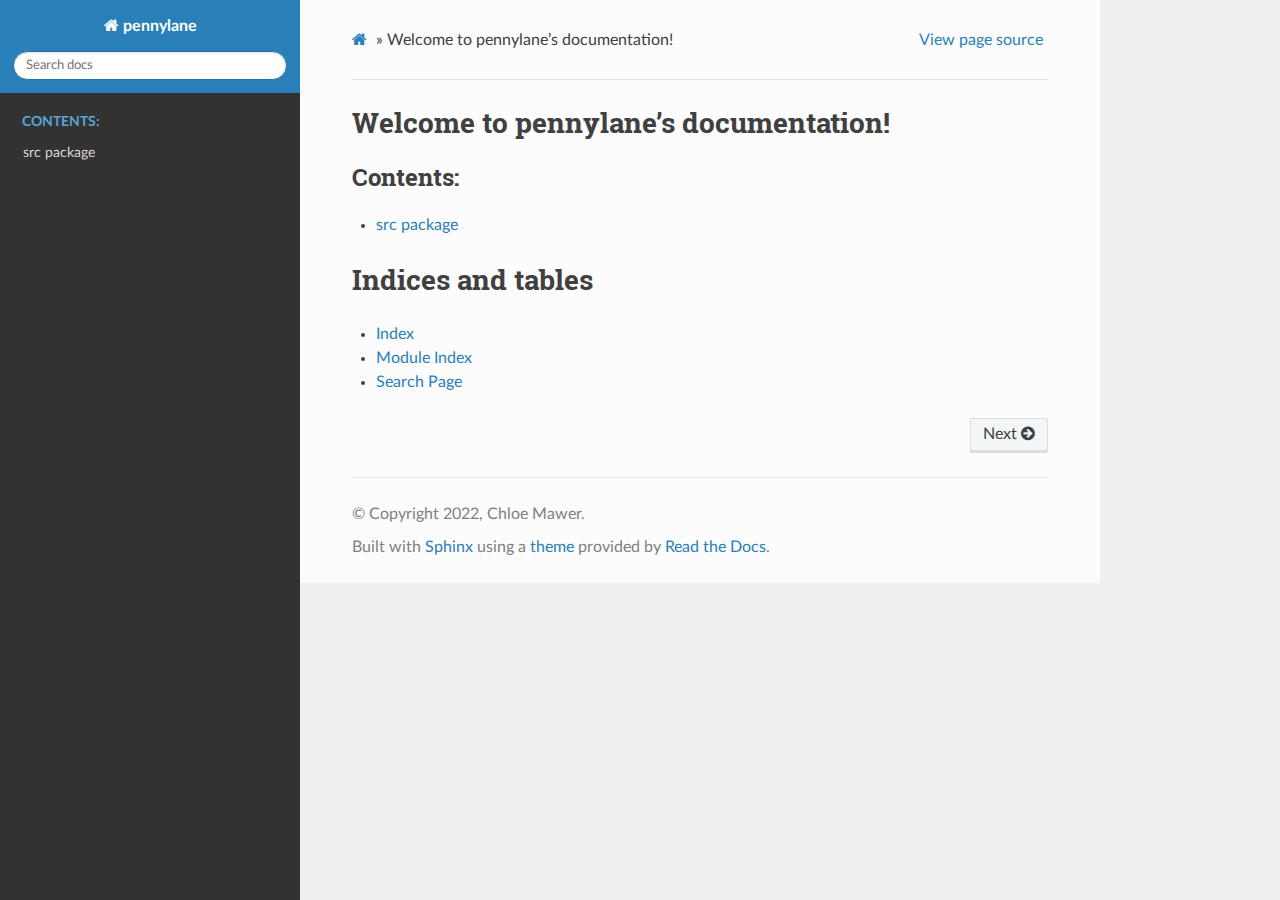
<file: docs/build/html/index.html>
<!DOCTYPE html>
<html class="writer-html5" lang="en" >
<head>
  <meta charset="utf-8" />
  <meta name="viewport" content="width=device-width, initial-scale=1.0" />
  <title>Welcome to pennylane’s documentation! &mdash; pennylane 0.1 documentation</title>
      <link rel="stylesheet" href="_static/pygments.css" type="text/css" />
      <link rel="stylesheet" href="_static/css/theme.css" type="text/css" />
  <!--[if lt IE 9]>
    <script src="_static/js/html5shiv.min.js"></script>
  <![endif]-->
  
        <script data-url_root="./" id="documentation_options" src="_static/documentation_options.js"></script>
        <script src="_static/jquery.js"></script>
        <script src="_static/underscore.js"></script>
        <script src="_static/doctools.js"></script>
    <script src="_static/js/theme.js"></script>
    <link rel="index" title="Index" href="genindex.html" />
    <link rel="search" title="Search" href="search.html" />
    <link rel="next" title="src package" href="src.html" /> 
</head>

<body class="wy-body-for-nav"> 
  <div class="wy-grid-for-nav">
    <nav data-toggle="wy-nav-shift" class="wy-nav-side">
      <div class="wy-side-scroll">
        <div class="wy-side-nav-search" >
            <a href="#" class="icon icon-home"> pennylane
          </a>
<div role="search">
  <form id="rtd-search-form" class="wy-form" action="search.html" method="get">
    <input type="text" name="q" placeholder="Search docs" />
    <input type="hidden" name="check_keywords" value="yes" />
    <input type="hidden" name="area" value="default" />
  </form>
</div>
        </div><div class="wy-menu wy-menu-vertical" data-spy="affix" role="navigation" aria-label="Navigation menu">
              <p class="caption" role="heading"><span class="caption-text">Contents:</span></p>
<ul>
<li class="toctree-l1"><a class="reference internal" href="src.html">src package</a></li>
</ul>

        </div>
      </div>
    </nav>

    <section data-toggle="wy-nav-shift" class="wy-nav-content-wrap"><nav class="wy-nav-top" aria-label="Mobile navigation menu" >
          <i data-toggle="wy-nav-top" class="fa fa-bars"></i>
          <a href="#">pennylane</a>
      </nav>

      <div class="wy-nav-content">
        <div class="rst-content">
          <div role="navigation" aria-label="Page navigation">
  <ul class="wy-breadcrumbs">
      <li><a href="#" class="icon icon-home"></a> &raquo;</li>
      <li>Welcome to pennylane’s documentation!</li>
      <li class="wy-breadcrumbs-aside">
            <a href="_sources/index.rst.txt" rel="nofollow"> View page source</a>
      </li>
  </ul>
  <hr/>
</div>
          <div role="main" class="document" itemscope="itemscope" itemtype="http://schema.org/Article">
           <div itemprop="articleBody">
             
  <div class="section" id="welcome-to-pennylane-s-documentation">
<h1>Welcome to pennylane’s documentation!<a class="headerlink" href="#welcome-to-pennylane-s-documentation" title="Permalink to this headline">¶</a></h1>
<div class="toctree-wrapper compound">
<p class="caption" role="heading"><span class="caption-text">Contents:</span></p>
<ul>
<li class="toctree-l1"><a class="reference internal" href="src.html">src package</a></li>
</ul>
</div>
</div>
<div class="section" id="indices-and-tables">
<h1>Indices and tables<a class="headerlink" href="#indices-and-tables" title="Permalink to this headline">¶</a></h1>
<ul class="simple">
<li><p><a class="reference internal" href="genindex.html"><span class="std std-ref">Index</span></a></p></li>
<li><p><a class="reference internal" href="py-modindex.html"><span class="std std-ref">Module Index</span></a></p></li>
<li><p><a class="reference internal" href="search.html"><span class="std std-ref">Search Page</span></a></p></li>
</ul>
</div>


           </div>
          </div>
          <footer><div class="rst-footer-buttons" role="navigation" aria-label="Footer">
        <a href="src.html" class="btn btn-neutral float-right" title="src package" accesskey="n" rel="next">Next <span class="fa fa-arrow-circle-right" aria-hidden="true"></span></a>
    </div>

  <hr/>

  <div role="contentinfo">
    <p>&#169; Copyright 2022, Chloe Mawer.</p>
  </div>

  Built with <a href="https://www.sphinx-doc.org/">Sphinx</a> using a
    <a href="https://github.com/readthedocs/sphinx_rtd_theme">theme</a>
    provided by <a href="https://readthedocs.org">Read the Docs</a>.
   

</footer>
        </div>
      </div>
    </section>
  </div>
  <script>
      jQuery(function () {
          SphinxRtdTheme.Navigation.enable(true);
      });
  </script> 

</body>
</html>
</file>
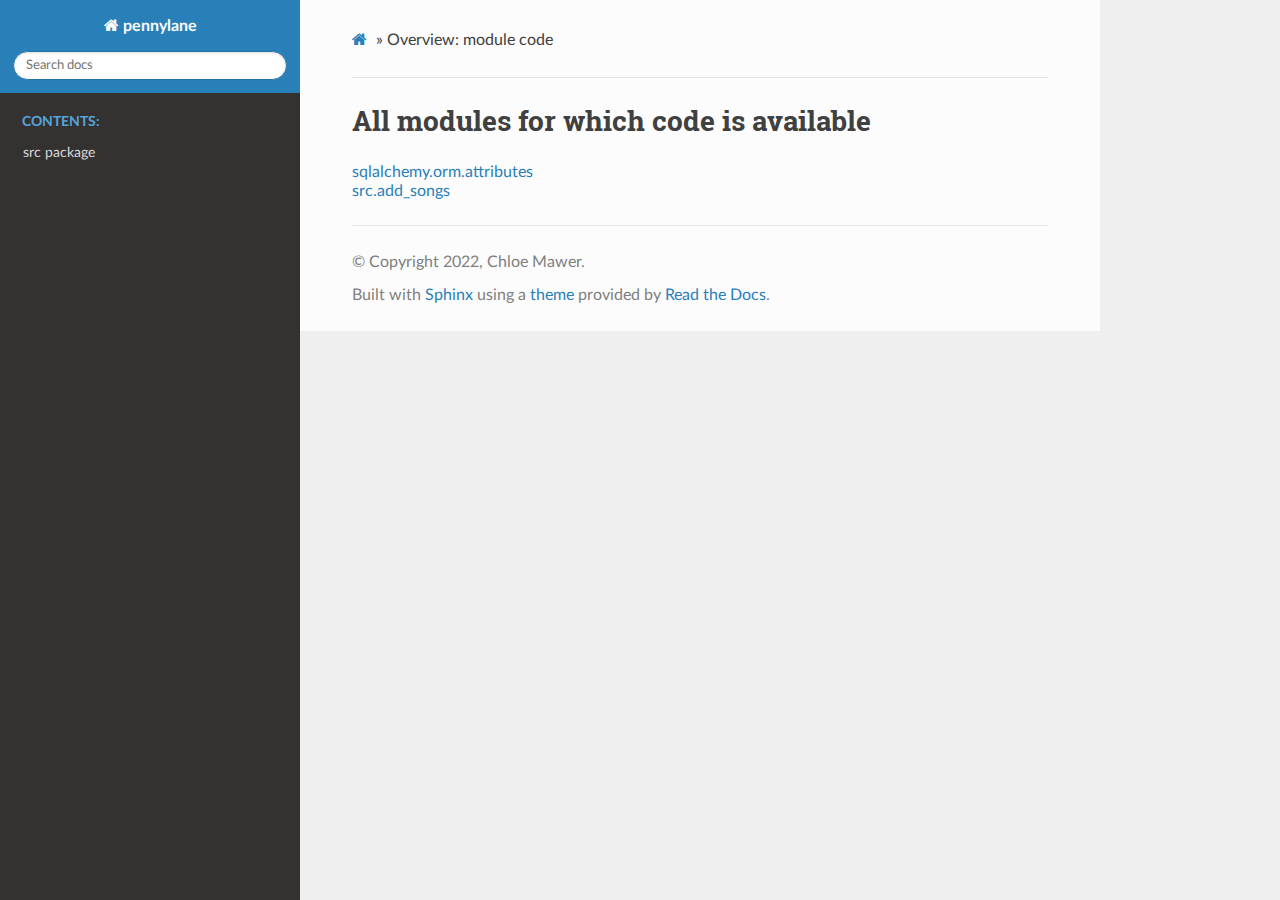
<file: docs/build/html/_modules/index.html>
<!DOCTYPE html>
<html class="writer-html5" lang="en" >
<head>
  <meta charset="utf-8" />
  <meta name="viewport" content="width=device-width, initial-scale=1.0" />
  <title>Overview: module code &mdash; pennylane 0.1 documentation</title>
      <link rel="stylesheet" href="../_static/pygments.css" type="text/css" />
      <link rel="stylesheet" href="../_static/css/theme.css" type="text/css" />
  <!--[if lt IE 9]>
    <script src="../_static/js/html5shiv.min.js"></script>
  <![endif]-->
  
        <script data-url_root="../" id="documentation_options" src="../_static/documentation_options.js"></script>
        <script src="../_static/jquery.js"></script>
        <script src="../_static/underscore.js"></script>
        <script src="../_static/doctools.js"></script>
    <script src="../_static/js/theme.js"></script>
    <link rel="index" title="Index" href="../genindex.html" />
    <link rel="search" title="Search" href="../search.html" /> 
</head>

<body class="wy-body-for-nav"> 
  <div class="wy-grid-for-nav">
    <nav data-toggle="wy-nav-shift" class="wy-nav-side">
      <div class="wy-side-scroll">
        <div class="wy-side-nav-search" >
            <a href="../index.html" class="icon icon-home"> pennylane
          </a>
<div role="search">
  <form id="rtd-search-form" class="wy-form" action="../search.html" method="get">
    <input type="text" name="q" placeholder="Search docs" />
    <input type="hidden" name="check_keywords" value="yes" />
    <input type="hidden" name="area" value="default" />
  </form>
</div>
        </div><div class="wy-menu wy-menu-vertical" data-spy="affix" role="navigation" aria-label="Navigation menu">
              <p class="caption" role="heading"><span class="caption-text">Contents:</span></p>
<ul>
<li class="toctree-l1"><a class="reference internal" href="../src.html">src package</a></li>
</ul>

        </div>
      </div>
    </nav>

    <section data-toggle="wy-nav-shift" class="wy-nav-content-wrap"><nav class="wy-nav-top" aria-label="Mobile navigation menu" >
          <i data-toggle="wy-nav-top" class="fa fa-bars"></i>
          <a href="../index.html">pennylane</a>
      </nav>

      <div class="wy-nav-content">
        <div class="rst-content">
          <div role="navigation" aria-label="Page navigation">
  <ul class="wy-breadcrumbs">
      <li><a href="../index.html" class="icon icon-home"></a> &raquo;</li>
      <li>Overview: module code</li>
      <li class="wy-breadcrumbs-aside">
      </li>
  </ul>
  <hr/>
</div>
          <div role="main" class="document" itemscope="itemscope" itemtype="http://schema.org/Article">
           <div itemprop="articleBody">
             
  <h1>All modules for which code is available</h1>
<ul><li><a href="sqlalchemy/orm/attributes.html">sqlalchemy.orm.attributes</a></li>
<li><a href="src/add_songs.html">src.add_songs</a></li>
</ul>

           </div>
          </div>
          <footer>

  <hr/>

  <div role="contentinfo">
    <p>&#169; Copyright 2022, Chloe Mawer.</p>
  </div>

  Built with <a href="https://www.sphinx-doc.org/">Sphinx</a> using a
    <a href="https://github.com/readthedocs/sphinx_rtd_theme">theme</a>
    provided by <a href="https://readthedocs.org">Read the Docs</a>.
   

</footer>
        </div>
      </div>
    </section>
  </div>
  <script>
      jQuery(function () {
          SphinxRtdTheme.Navigation.enable(true);
      });
  </script> 

</body>
</html>
</file>
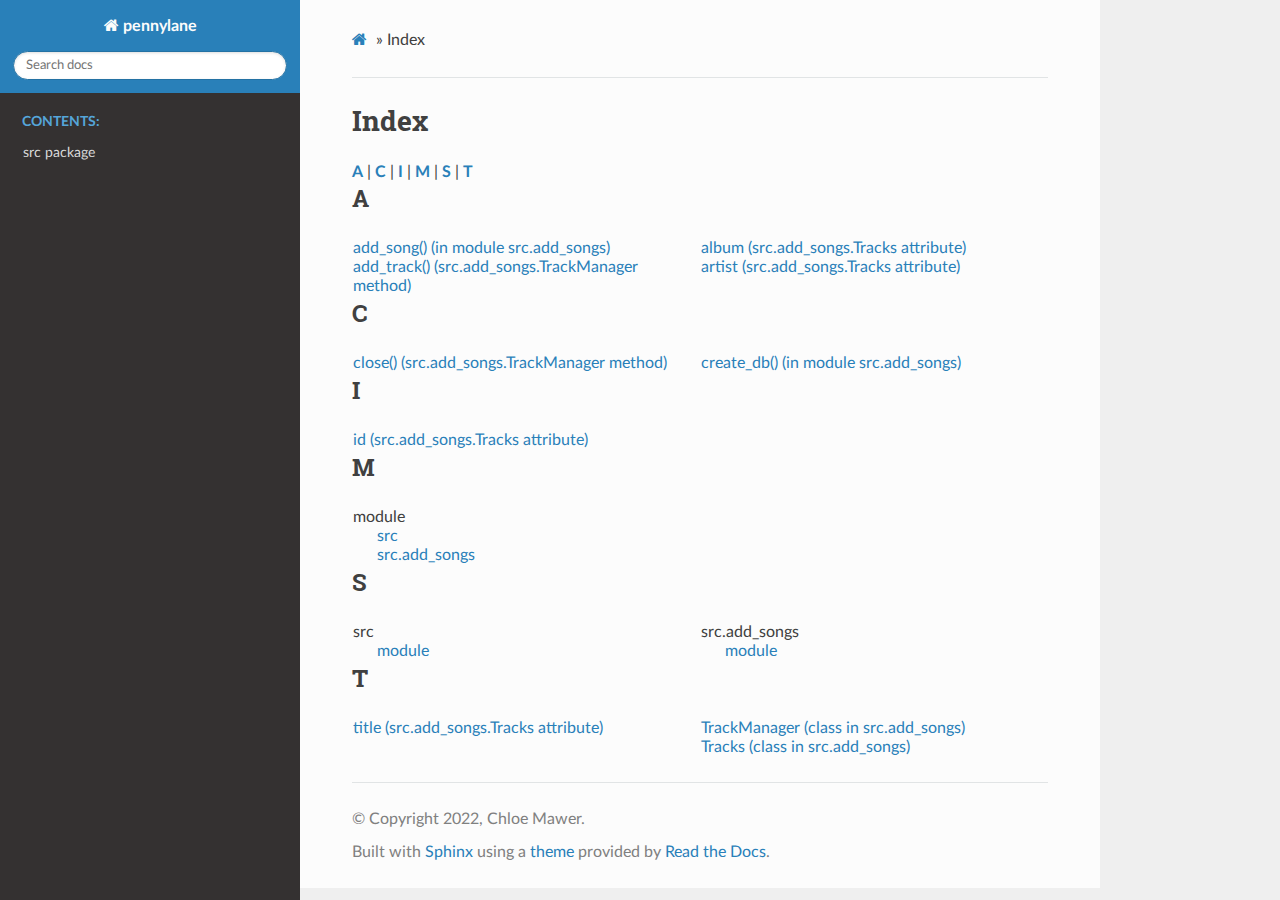
<file: docs/build/html/genindex.html>
<!DOCTYPE html>
<html class="writer-html5" lang="en" >
<head>
  <meta charset="utf-8" />
  <meta name="viewport" content="width=device-width, initial-scale=1.0" />
  <title>Index &mdash; pennylane 0.1 documentation</title>
      <link rel="stylesheet" href="_static/pygments.css" type="text/css" />
      <link rel="stylesheet" href="_static/css/theme.css" type="text/css" />
  <!--[if lt IE 9]>
    <script src="_static/js/html5shiv.min.js"></script>
  <![endif]-->
  
        <script data-url_root="./" id="documentation_options" src="_static/documentation_options.js"></script>
        <script src="_static/jquery.js"></script>
        <script src="_static/underscore.js"></script>
        <script src="_static/doctools.js"></script>
    <script src="_static/js/theme.js"></script>
    <link rel="index" title="Index" href="#" />
    <link rel="search" title="Search" href="search.html" /> 
</head>

<body class="wy-body-for-nav"> 
  <div class="wy-grid-for-nav">
    <nav data-toggle="wy-nav-shift" class="wy-nav-side">
      <div class="wy-side-scroll">
        <div class="wy-side-nav-search" >
            <a href="index.html" class="icon icon-home"> pennylane
          </a>
<div role="search">
  <form id="rtd-search-form" class="wy-form" action="search.html" method="get">
    <input type="text" name="q" placeholder="Search docs" />
    <input type="hidden" name="check_keywords" value="yes" />
    <input type="hidden" name="area" value="default" />
  </form>
</div>
        </div><div class="wy-menu wy-menu-vertical" data-spy="affix" role="navigation" aria-label="Navigation menu">
              <p class="caption" role="heading"><span class="caption-text">Contents:</span></p>
<ul>
<li class="toctree-l1"><a class="reference internal" href="src.html">src package</a></li>
</ul>

        </div>
      </div>
    </nav>

    <section data-toggle="wy-nav-shift" class="wy-nav-content-wrap"><nav class="wy-nav-top" aria-label="Mobile navigation menu" >
          <i data-toggle="wy-nav-top" class="fa fa-bars"></i>
          <a href="index.html">pennylane</a>
      </nav>

      <div class="wy-nav-content">
        <div class="rst-content">
          <div role="navigation" aria-label="Page navigation">
  <ul class="wy-breadcrumbs">
      <li><a href="index.html" class="icon icon-home"></a> &raquo;</li>
      <li>Index</li>
      <li class="wy-breadcrumbs-aside">
      </li>
  </ul>
  <hr/>
</div>
          <div role="main" class="document" itemscope="itemscope" itemtype="http://schema.org/Article">
           <div itemprop="articleBody">
             

<h1 id="index">Index</h1>

<div class="genindex-jumpbox">
 <a href="#A"><strong>A</strong></a>
 | <a href="#C"><strong>C</strong></a>
 | <a href="#I"><strong>I</strong></a>
 | <a href="#M"><strong>M</strong></a>
 | <a href="#S"><strong>S</strong></a>
 | <a href="#T"><strong>T</strong></a>
 
</div>
<h2 id="A">A</h2>
<table style="width: 100%" class="indextable genindextable"><tr>
  <td style="width: 33%; vertical-align: top;"><ul>
      <li><a href="src.html#src.add_songs.add_song">add_song() (in module src.add_songs)</a>
</li>
      <li><a href="src.html#src.add_songs.TrackManager.add_track">add_track() (src.add_songs.TrackManager method)</a>
</li>
  </ul></td>
  <td style="width: 33%; vertical-align: top;"><ul>
      <li><a href="src.html#src.add_songs.Tracks.album">album (src.add_songs.Tracks attribute)</a>
</li>
      <li><a href="src.html#src.add_songs.Tracks.artist">artist (src.add_songs.Tracks attribute)</a>
</li>
  </ul></td>
</tr></table>

<h2 id="C">C</h2>
<table style="width: 100%" class="indextable genindextable"><tr>
  <td style="width: 33%; vertical-align: top;"><ul>
      <li><a href="src.html#src.add_songs.TrackManager.close">close() (src.add_songs.TrackManager method)</a>
</li>
  </ul></td>
  <td style="width: 33%; vertical-align: top;"><ul>
      <li><a href="src.html#src.add_songs.create_db">create_db() (in module src.add_songs)</a>
</li>
  </ul></td>
</tr></table>

<h2 id="I">I</h2>
<table style="width: 100%" class="indextable genindextable"><tr>
  <td style="width: 33%; vertical-align: top;"><ul>
      <li><a href="src.html#src.add_songs.Tracks.id">id (src.add_songs.Tracks attribute)</a>
</li>
  </ul></td>
</tr></table>

<h2 id="M">M</h2>
<table style="width: 100%" class="indextable genindextable"><tr>
  <td style="width: 33%; vertical-align: top;"><ul>
      <li>
    module

      <ul>
        <li><a href="src.html#module-src">src</a>
</li>
        <li><a href="src.html#module-src.add_songs">src.add_songs</a>
</li>
      </ul></li>
  </ul></td>
</tr></table>

<h2 id="S">S</h2>
<table style="width: 100%" class="indextable genindextable"><tr>
  <td style="width: 33%; vertical-align: top;"><ul>
      <li>
    src

      <ul>
        <li><a href="src.html#module-src">module</a>
</li>
      </ul></li>
  </ul></td>
  <td style="width: 33%; vertical-align: top;"><ul>
      <li>
    src.add_songs

      <ul>
        <li><a href="src.html#module-src.add_songs">module</a>
</li>
      </ul></li>
  </ul></td>
</tr></table>

<h2 id="T">T</h2>
<table style="width: 100%" class="indextable genindextable"><tr>
  <td style="width: 33%; vertical-align: top;"><ul>
      <li><a href="src.html#src.add_songs.Tracks.title">title (src.add_songs.Tracks attribute)</a>
</li>
  </ul></td>
  <td style="width: 33%; vertical-align: top;"><ul>
      <li><a href="src.html#src.add_songs.TrackManager">TrackManager (class in src.add_songs)</a>
</li>
      <li><a href="src.html#src.add_songs.Tracks">Tracks (class in src.add_songs)</a>
</li>
  </ul></td>
</tr></table>



           </div>
          </div>
          <footer>

  <hr/>

  <div role="contentinfo">
    <p>&#169; Copyright 2022, Chloe Mawer.</p>
  </div>

  Built with <a href="https://www.sphinx-doc.org/">Sphinx</a> using a
    <a href="https://github.com/readthedocs/sphinx_rtd_theme">theme</a>
    provided by <a href="https://readthedocs.org">Read the Docs</a>.
   

</footer>
        </div>
      </div>
    </section>
  </div>
  <script>
      jQuery(function () {
          SphinxRtdTheme.Navigation.enable(true);
      });
  </script> 

</body>
</html>
</file>
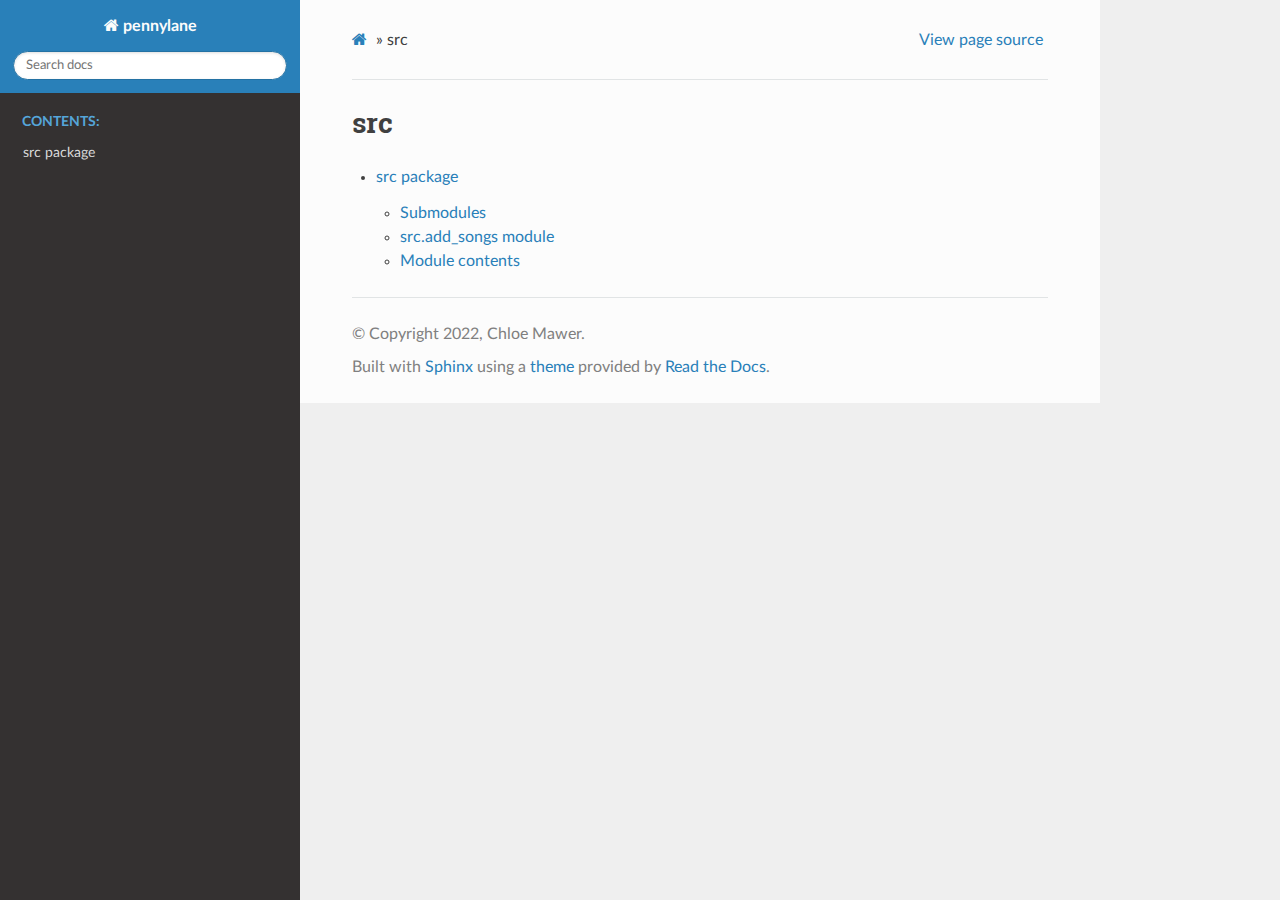
<file: docs/build/html/modules.html>
<!DOCTYPE html>
<html class="writer-html5" lang="en" >
<head>
  <meta charset="utf-8" />
  <meta name="viewport" content="width=device-width, initial-scale=1.0" />
  <title>src &mdash; pennylane 0.1 documentation</title>
      <link rel="stylesheet" href="_static/pygments.css" type="text/css" />
      <link rel="stylesheet" href="_static/css/theme.css" type="text/css" />
  <!--[if lt IE 9]>
    <script src="_static/js/html5shiv.min.js"></script>
  <![endif]-->
  
        <script data-url_root="./" id="documentation_options" src="_static/documentation_options.js"></script>
        <script src="_static/jquery.js"></script>
        <script src="_static/underscore.js"></script>
        <script src="_static/doctools.js"></script>
    <script src="_static/js/theme.js"></script>
    <link rel="index" title="Index" href="genindex.html" />
    <link rel="search" title="Search" href="search.html" /> 
</head>

<body class="wy-body-for-nav"> 
  <div class="wy-grid-for-nav">
    <nav data-toggle="wy-nav-shift" class="wy-nav-side">
      <div class="wy-side-scroll">
        <div class="wy-side-nav-search" >
            <a href="index.html" class="icon icon-home"> pennylane
          </a>
<div role="search">
  <form id="rtd-search-form" class="wy-form" action="search.html" method="get">
    <input type="text" name="q" placeholder="Search docs" />
    <input type="hidden" name="check_keywords" value="yes" />
    <input type="hidden" name="area" value="default" />
  </form>
</div>
        </div><div class="wy-menu wy-menu-vertical" data-spy="affix" role="navigation" aria-label="Navigation menu">
              <p class="caption" role="heading"><span class="caption-text">Contents:</span></p>
<ul>
<li class="toctree-l1"><a class="reference internal" href="src.html">src package</a></li>
</ul>

        </div>
      </div>
    </nav>

    <section data-toggle="wy-nav-shift" class="wy-nav-content-wrap"><nav class="wy-nav-top" aria-label="Mobile navigation menu" >
          <i data-toggle="wy-nav-top" class="fa fa-bars"></i>
          <a href="index.html">pennylane</a>
      </nav>

      <div class="wy-nav-content">
        <div class="rst-content">
          <div role="navigation" aria-label="Page navigation">
  <ul class="wy-breadcrumbs">
      <li><a href="index.html" class="icon icon-home"></a> &raquo;</li>
      <li>src</li>
      <li class="wy-breadcrumbs-aside">
            <a href="_sources/modules.rst.txt" rel="nofollow"> View page source</a>
      </li>
  </ul>
  <hr/>
</div>
          <div role="main" class="document" itemscope="itemscope" itemtype="http://schema.org/Article">
           <div itemprop="articleBody">
             
  <div class="section" id="src">
<h1>src<a class="headerlink" href="#src" title="Permalink to this headline">¶</a></h1>
<div class="toctree-wrapper compound">
<ul>
<li class="toctree-l1"><a class="reference internal" href="src.html">src package</a><ul>
<li class="toctree-l2"><a class="reference internal" href="src.html#submodules">Submodules</a></li>
<li class="toctree-l2"><a class="reference internal" href="src.html#module-src.add_songs">src.add_songs module</a></li>
<li class="toctree-l2"><a class="reference internal" href="src.html#module-src">Module contents</a></li>
</ul>
</li>
</ul>
</div>
</div>


           </div>
          </div>
          <footer>

  <hr/>

  <div role="contentinfo">
    <p>&#169; Copyright 2022, Chloe Mawer.</p>
  </div>

  Built with <a href="https://www.sphinx-doc.org/">Sphinx</a> using a
    <a href="https://github.com/readthedocs/sphinx_rtd_theme">theme</a>
    provided by <a href="https://readthedocs.org">Read the Docs</a>.
   

</footer>
        </div>
      </div>
    </section>
  </div>
  <script>
      jQuery(function () {
          SphinxRtdTheme.Navigation.enable(true);
      });
  </script> 

</body>
</html>
</file>
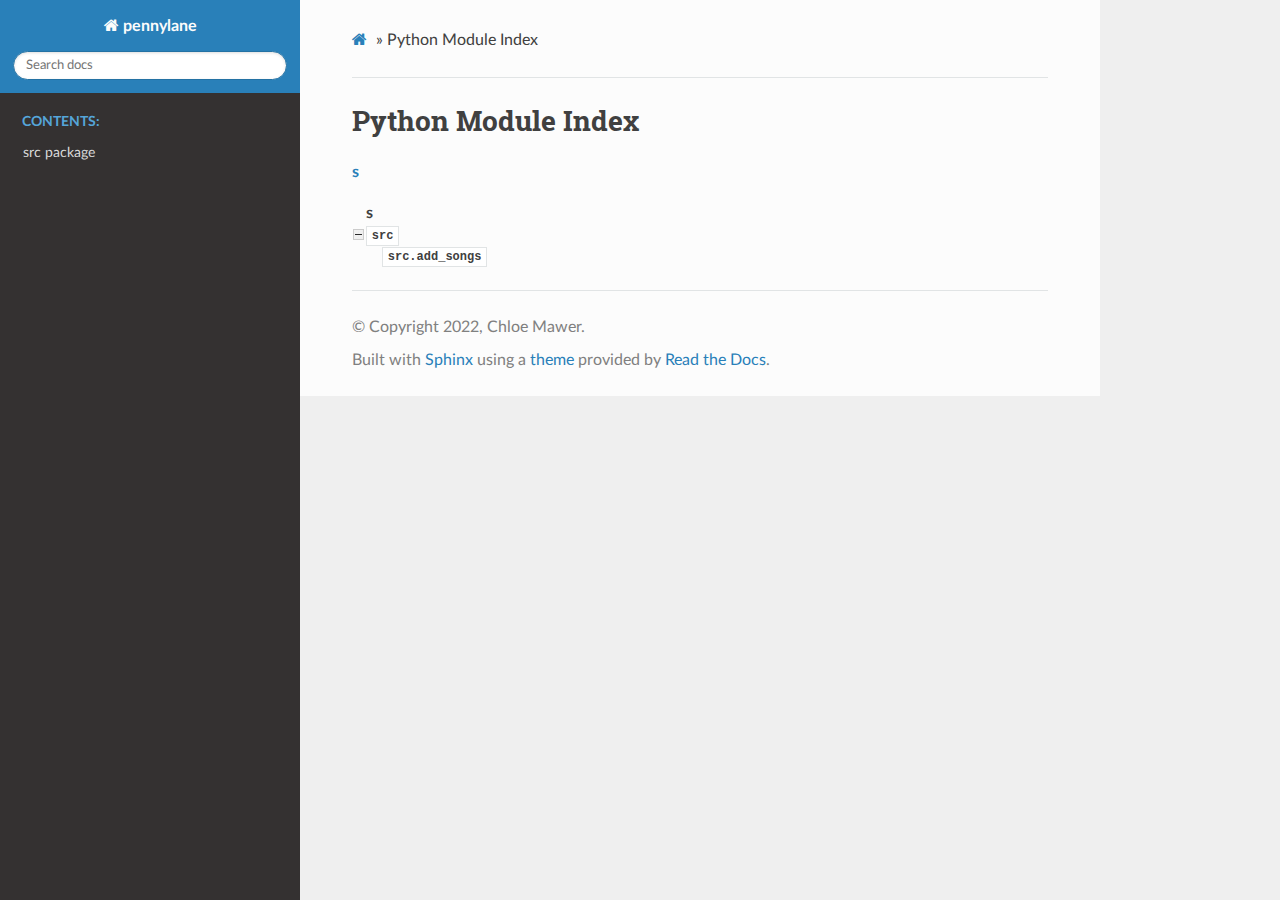
<file: docs/build/html/py-modindex.html>
<!DOCTYPE html>
<html class="writer-html5" lang="en" >
<head>
  <meta charset="utf-8" />
  <meta name="viewport" content="width=device-width, initial-scale=1.0" />
  <title>Python Module Index &mdash; pennylane 0.1 documentation</title>
      <link rel="stylesheet" href="_static/pygments.css" type="text/css" />
      <link rel="stylesheet" href="_static/css/theme.css" type="text/css" />
  <!--[if lt IE 9]>
    <script src="_static/js/html5shiv.min.js"></script>
  <![endif]-->
  
        <script data-url_root="./" id="documentation_options" src="_static/documentation_options.js"></script>
        <script src="_static/jquery.js"></script>
        <script src="_static/underscore.js"></script>
        <script src="_static/doctools.js"></script>
    <script src="_static/js/theme.js"></script>
    <link rel="index" title="Index" href="genindex.html" />
    <link rel="search" title="Search" href="search.html" />
 


</head>

<body class="wy-body-for-nav"> 
  <div class="wy-grid-for-nav">
    <nav data-toggle="wy-nav-shift" class="wy-nav-side">
      <div class="wy-side-scroll">
        <div class="wy-side-nav-search" >
            <a href="index.html" class="icon icon-home"> pennylane
          </a>
<div role="search">
  <form id="rtd-search-form" class="wy-form" action="search.html" method="get">
    <input type="text" name="q" placeholder="Search docs" />
    <input type="hidden" name="check_keywords" value="yes" />
    <input type="hidden" name="area" value="default" />
  </form>
</div>
        </div><div class="wy-menu wy-menu-vertical" data-spy="affix" role="navigation" aria-label="Navigation menu">
              <p class="caption" role="heading"><span class="caption-text">Contents:</span></p>
<ul>
<li class="toctree-l1"><a class="reference internal" href="src.html">src package</a></li>
</ul>

        </div>
      </div>
    </nav>

    <section data-toggle="wy-nav-shift" class="wy-nav-content-wrap"><nav class="wy-nav-top" aria-label="Mobile navigation menu" >
          <i data-toggle="wy-nav-top" class="fa fa-bars"></i>
          <a href="index.html">pennylane</a>
      </nav>

      <div class="wy-nav-content">
        <div class="rst-content">
          <div role="navigation" aria-label="Page navigation">
  <ul class="wy-breadcrumbs">
      <li><a href="index.html" class="icon icon-home"></a> &raquo;</li>
      <li>Python Module Index</li>
      <li class="wy-breadcrumbs-aside">
      </li>
  </ul>
  <hr/>
</div>
          <div role="main" class="document" itemscope="itemscope" itemtype="http://schema.org/Article">
           <div itemprop="articleBody">
             

   <h1>Python Module Index</h1>

   <div class="modindex-jumpbox">
   <a href="#cap-s"><strong>s</strong></a>
   </div>

   <table class="indextable modindextable">
     <tr class="pcap"><td></td><td>&#160;</td><td></td></tr>
     <tr class="cap" id="cap-s"><td></td><td>
       <strong>s</strong></td><td></td></tr>
     <tr>
       <td><img src="_static/minus.png" class="toggler"
              id="toggle-1" style="display: none" alt="-" /></td>
       <td>
       <a href="src.html#module-src"><code class="xref">src</code></a></td><td>
       <em></em></td></tr>
     <tr class="cg-1">
       <td></td>
       <td>&#160;&#160;&#160;
       <a href="src.html#module-src.add_songs"><code class="xref">src.add_songs</code></a></td><td>
       <em></em></td></tr>
   </table>


           </div>
          </div>
          <footer>

  <hr/>

  <div role="contentinfo">
    <p>&#169; Copyright 2022, Chloe Mawer.</p>
  </div>

  Built with <a href="https://www.sphinx-doc.org/">Sphinx</a> using a
    <a href="https://github.com/readthedocs/sphinx_rtd_theme">theme</a>
    provided by <a href="https://readthedocs.org">Read the Docs</a>.
   

</footer>
        </div>
      </div>
    </section>
  </div>
  <script>
      jQuery(function () {
          SphinxRtdTheme.Navigation.enable(true);
      });
  </script> 

</body>
</html>
</file>
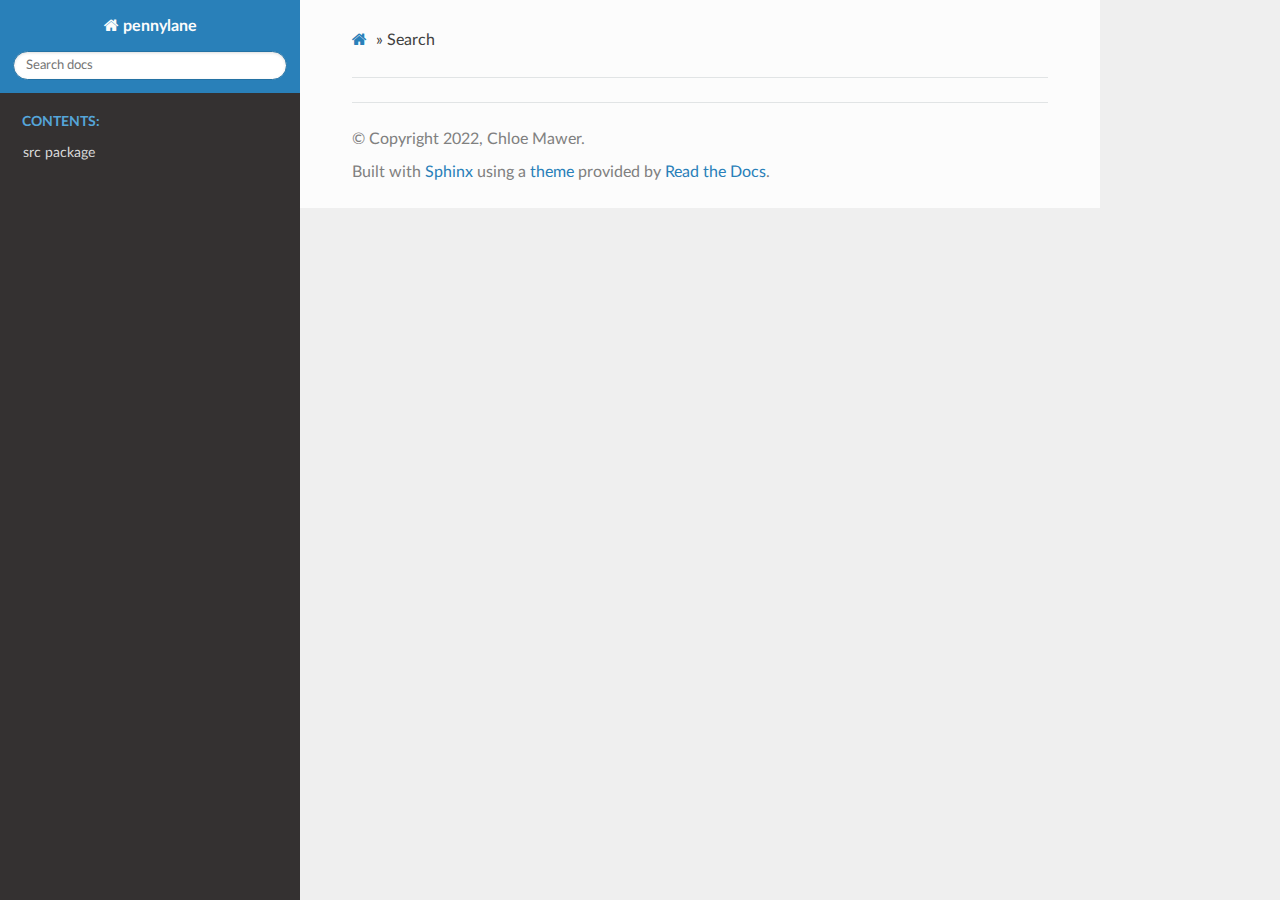
<file: docs/build/html/search.html>
<!DOCTYPE html>
<html class="writer-html5" lang="en" >
<head>
  <meta charset="utf-8" />
  <meta name="viewport" content="width=device-width, initial-scale=1.0" />
  <title>Search &mdash; pennylane 0.1 documentation</title>
      <link rel="stylesheet" href="_static/pygments.css" type="text/css" />
      <link rel="stylesheet" href="_static/css/theme.css" type="text/css" />
    
  <!--[if lt IE 9]>
    <script src="_static/js/html5shiv.min.js"></script>
  <![endif]-->
  
        <script data-url_root="./" id="documentation_options" src="_static/documentation_options.js"></script>
        <script src="_static/jquery.js"></script>
        <script src="_static/underscore.js"></script>
        <script src="_static/doctools.js"></script>
    <script src="_static/js/theme.js"></script>
    <script src="_static/searchtools.js"></script>
    <script src="_static/language_data.js"></script>
    <link rel="index" title="Index" href="genindex.html" />
    <link rel="search" title="Search" href="#" /> 
</head>

<body class="wy-body-for-nav"> 
  <div class="wy-grid-for-nav">
    <nav data-toggle="wy-nav-shift" class="wy-nav-side">
      <div class="wy-side-scroll">
        <div class="wy-side-nav-search" >
            <a href="index.html" class="icon icon-home"> pennylane
          </a>
<div role="search">
  <form id="rtd-search-form" class="wy-form" action="#" method="get">
    <input type="text" name="q" placeholder="Search docs" />
    <input type="hidden" name="check_keywords" value="yes" />
    <input type="hidden" name="area" value="default" />
  </form>
</div>
        </div><div class="wy-menu wy-menu-vertical" data-spy="affix" role="navigation" aria-label="Navigation menu">
              <p class="caption" role="heading"><span class="caption-text">Contents:</span></p>
<ul>
<li class="toctree-l1"><a class="reference internal" href="src.html">src package</a></li>
</ul>

        </div>
      </div>
    </nav>

    <section data-toggle="wy-nav-shift" class="wy-nav-content-wrap"><nav class="wy-nav-top" aria-label="Mobile navigation menu" >
          <i data-toggle="wy-nav-top" class="fa fa-bars"></i>
          <a href="index.html">pennylane</a>
      </nav>

      <div class="wy-nav-content">
        <div class="rst-content">
          <div role="navigation" aria-label="Page navigation">
  <ul class="wy-breadcrumbs">
      <li><a href="index.html" class="icon icon-home"></a> &raquo;</li>
      <li>Search</li>
      <li class="wy-breadcrumbs-aside">
      </li>
  </ul>
  <hr/>
</div>
          <div role="main" class="document" itemscope="itemscope" itemtype="http://schema.org/Article">
           <div itemprop="articleBody">
             
  <noscript>
  <div id="fallback" class="admonition warning">
    <p class="last">
      Please activate JavaScript to enable the search functionality.
    </p>
  </div>
  </noscript>

  
  <div id="search-results">
  
  </div>

           </div>
          </div>
          <footer>

  <hr/>

  <div role="contentinfo">
    <p>&#169; Copyright 2022, Chloe Mawer.</p>
  </div>

  Built with <a href="https://www.sphinx-doc.org/">Sphinx</a> using a
    <a href="https://github.com/readthedocs/sphinx_rtd_theme">theme</a>
    provided by <a href="https://readthedocs.org">Read the Docs</a>.
   

</footer>
        </div>
      </div>
    </section>
  </div>
  <script>
      jQuery(function () {
          SphinxRtdTheme.Navigation.enable(true);
      });
  </script>
  <script>
    jQuery(function() { Search.loadIndex("searchindex.js"); });
  </script>
  
  <script id="searchindexloader"></script>
   


</body>
</html>
</file>
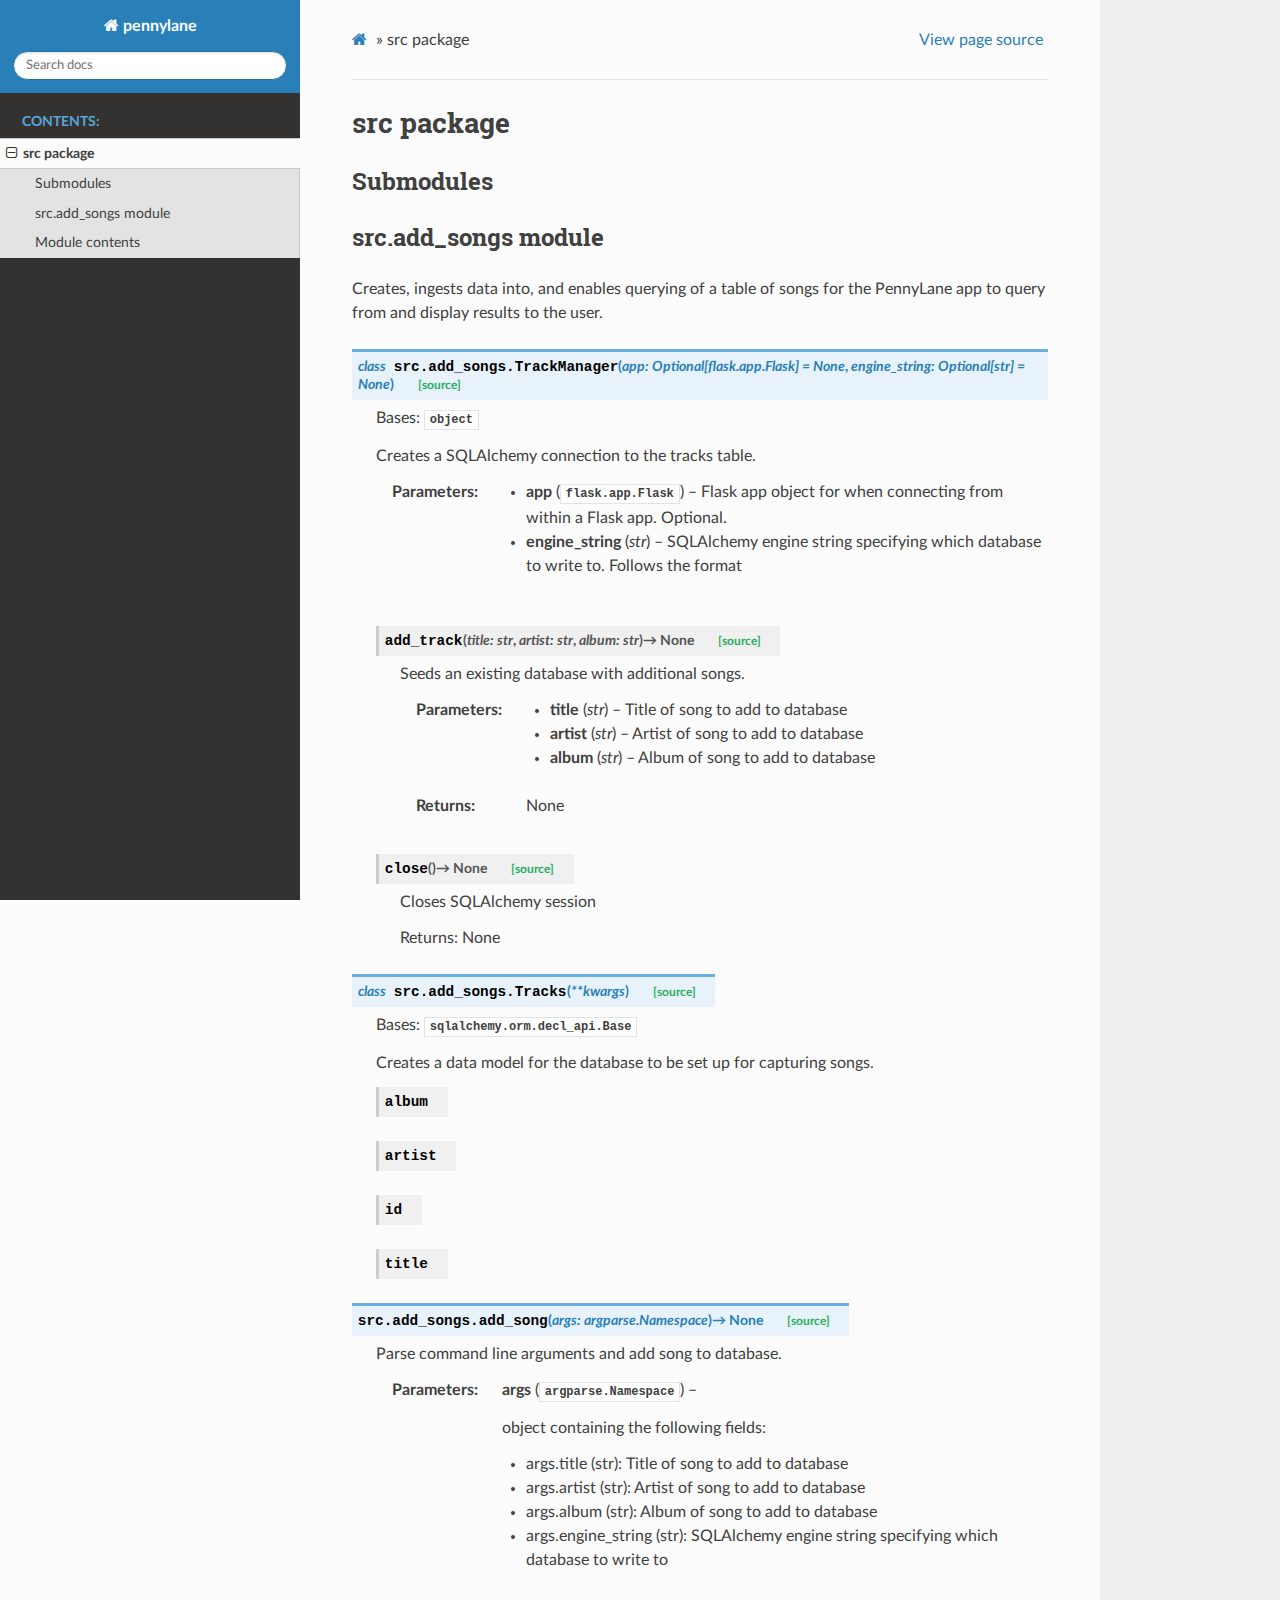
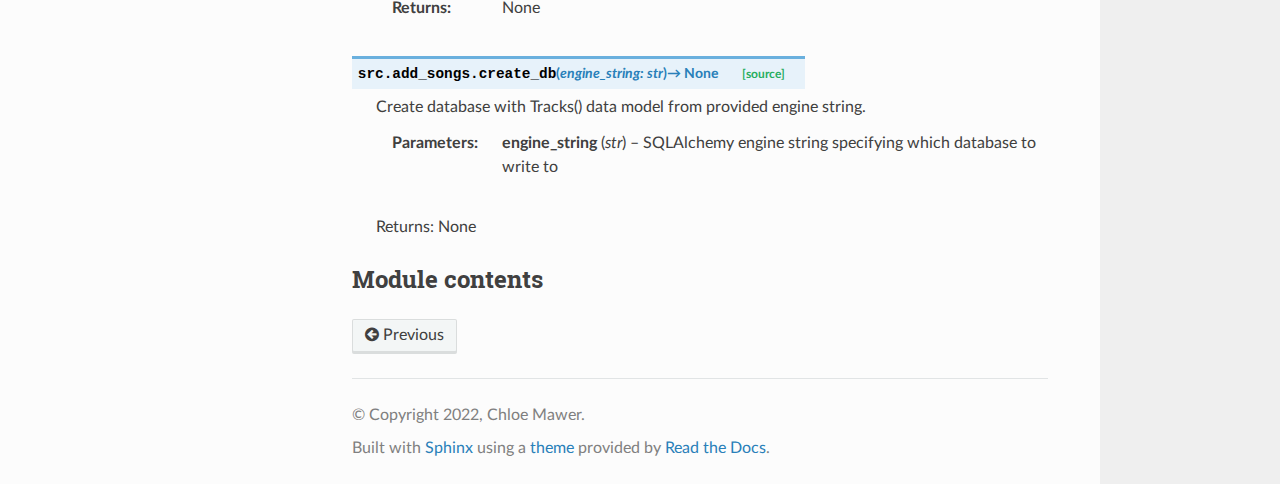
<file: docs/build/html/src.html>
<!DOCTYPE html>
<html class="writer-html5" lang="en" >
<head>
  <meta charset="utf-8" />
  <meta name="viewport" content="width=device-width, initial-scale=1.0" />
  <title>src package &mdash; pennylane 0.1 documentation</title>
      <link rel="stylesheet" href="_static/pygments.css" type="text/css" />
      <link rel="stylesheet" href="_static/css/theme.css" type="text/css" />
  <!--[if lt IE 9]>
    <script src="_static/js/html5shiv.min.js"></script>
  <![endif]-->
  
        <script data-url_root="./" id="documentation_options" src="_static/documentation_options.js"></script>
        <script src="_static/jquery.js"></script>
        <script src="_static/underscore.js"></script>
        <script src="_static/doctools.js"></script>
    <script src="_static/js/theme.js"></script>
    <link rel="index" title="Index" href="genindex.html" />
    <link rel="search" title="Search" href="search.html" />
    <link rel="prev" title="Welcome to pennylane’s documentation!" href="index.html" /> 
</head>

<body class="wy-body-for-nav"> 
  <div class="wy-grid-for-nav">
    <nav data-toggle="wy-nav-shift" class="wy-nav-side">
      <div class="wy-side-scroll">
        <div class="wy-side-nav-search" >
            <a href="index.html" class="icon icon-home"> pennylane
          </a>
<div role="search">
  <form id="rtd-search-form" class="wy-form" action="search.html" method="get">
    <input type="text" name="q" placeholder="Search docs" />
    <input type="hidden" name="check_keywords" value="yes" />
    <input type="hidden" name="area" value="default" />
  </form>
</div>
        </div><div class="wy-menu wy-menu-vertical" data-spy="affix" role="navigation" aria-label="Navigation menu">
              <p class="caption" role="heading"><span class="caption-text">Contents:</span></p>
<ul class="current">
<li class="toctree-l1 current"><a class="current reference internal" href="#">src package</a><ul>
<li class="toctree-l2"><a class="reference internal" href="#submodules">Submodules</a></li>
<li class="toctree-l2"><a class="reference internal" href="#module-src.add_songs">src.add_songs module</a></li>
<li class="toctree-l2"><a class="reference internal" href="#module-src">Module contents</a></li>
</ul>
</li>
</ul>

        </div>
      </div>
    </nav>

    <section data-toggle="wy-nav-shift" class="wy-nav-content-wrap"><nav class="wy-nav-top" aria-label="Mobile navigation menu" >
          <i data-toggle="wy-nav-top" class="fa fa-bars"></i>
          <a href="index.html">pennylane</a>
      </nav>

      <div class="wy-nav-content">
        <div class="rst-content">
          <div role="navigation" aria-label="Page navigation">
  <ul class="wy-breadcrumbs">
      <li><a href="index.html" class="icon icon-home"></a> &raquo;</li>
      <li>src package</li>
      <li class="wy-breadcrumbs-aside">
            <a href="_sources/src.rst.txt" rel="nofollow"> View page source</a>
      </li>
  </ul>
  <hr/>
</div>
          <div role="main" class="document" itemscope="itemscope" itemtype="http://schema.org/Article">
           <div itemprop="articleBody">
             
  <div class="section" id="src-package">
<h1>src package<a class="headerlink" href="#src-package" title="Permalink to this headline">¶</a></h1>
<div class="section" id="submodules">
<h2>Submodules<a class="headerlink" href="#submodules" title="Permalink to this headline">¶</a></h2>
</div>
<div class="section" id="module-src.add_songs">
<span id="src-add-songs-module"></span><h2>src.add_songs module<a class="headerlink" href="#module-src.add_songs" title="Permalink to this headline">¶</a></h2>
<p>Creates, ingests data into, and enables querying of a table of
songs for the PennyLane app to query from and display results to the user.</p>
<dl class="py class">
<dt class="sig sig-object py" id="src.add_songs.TrackManager">
<em class="property"><span class="pre">class</span><span class="w"> </span></em><span class="sig-prename descclassname"><span class="pre">src.add_songs.</span></span><span class="sig-name descname"><span class="pre">TrackManager</span></span><span class="sig-paren">(</span><em class="sig-param"><span class="n"><span class="pre">app</span></span><span class="p"><span class="pre">:</span></span><span class="w"> </span><span class="n"><span class="pre">Optional</span><span class="p"><span class="pre">[</span></span><span class="pre">flask.app.Flask</span><span class="p"><span class="pre">]</span></span></span><span class="w"> </span><span class="o"><span class="pre">=</span></span><span class="w"> </span><span class="default_value"><span class="pre">None</span></span></em>, <em class="sig-param"><span class="n"><span class="pre">engine_string</span></span><span class="p"><span class="pre">:</span></span><span class="w"> </span><span class="n"><span class="pre">Optional</span><span class="p"><span class="pre">[</span></span><span class="pre">str</span><span class="p"><span class="pre">]</span></span></span><span class="w"> </span><span class="o"><span class="pre">=</span></span><span class="w"> </span><span class="default_value"><span class="pre">None</span></span></em><span class="sig-paren">)</span><a class="reference internal" href="_modules/src/add_songs.html#TrackManager"><span class="viewcode-link"><span class="pre">[source]</span></span></a><a class="headerlink" href="#src.add_songs.TrackManager" title="Permalink to this definition">¶</a></dt>
<dd><p>Bases: <code class="xref py py-class docutils literal notranslate"><span class="pre">object</span></code></p>
<p>Creates a SQLAlchemy connection to the tracks table.</p>
<dl class="field-list simple">
<dt class="field-odd">Parameters</dt>
<dd class="field-odd"><ul class="simple">
<li><p><strong>app</strong> (<code class="xref py py-obj docutils literal notranslate"><span class="pre">flask.app.Flask</span></code>) – Flask app object for when connecting from
within a Flask app. Optional.</p></li>
<li><p><strong>engine_string</strong> (<em>str</em>) – SQLAlchemy engine string specifying which database
to write to. Follows the format</p></li>
</ul>
</dd>
</dl>
<dl class="py method">
<dt class="sig sig-object py" id="src.add_songs.TrackManager.add_track">
<span class="sig-name descname"><span class="pre">add_track</span></span><span class="sig-paren">(</span><em class="sig-param"><span class="n"><span class="pre">title</span></span><span class="p"><span class="pre">:</span></span><span class="w"> </span><span class="n"><span class="pre">str</span></span></em>, <em class="sig-param"><span class="n"><span class="pre">artist</span></span><span class="p"><span class="pre">:</span></span><span class="w"> </span><span class="n"><span class="pre">str</span></span></em>, <em class="sig-param"><span class="n"><span class="pre">album</span></span><span class="p"><span class="pre">:</span></span><span class="w"> </span><span class="n"><span class="pre">str</span></span></em><span class="sig-paren">)</span> <span class="sig-return"><span class="sig-return-icon">&#x2192;</span> <span class="sig-return-typehint"><span class="pre">None</span></span></span><a class="reference internal" href="_modules/src/add_songs.html#TrackManager.add_track"><span class="viewcode-link"><span class="pre">[source]</span></span></a><a class="headerlink" href="#src.add_songs.TrackManager.add_track" title="Permalink to this definition">¶</a></dt>
<dd><p>Seeds an existing database with additional songs.</p>
<dl class="field-list simple">
<dt class="field-odd">Parameters</dt>
<dd class="field-odd"><ul class="simple">
<li><p><strong>title</strong> (<em>str</em>) – Title of song to add to database</p></li>
<li><p><strong>artist</strong> (<em>str</em>) – Artist of song to add to database</p></li>
<li><p><strong>album</strong> (<em>str</em>) – Album of song to add to database</p></li>
</ul>
</dd>
<dt class="field-even">Returns</dt>
<dd class="field-even"><p>None</p>
</dd>
</dl>
</dd></dl>

<dl class="py method">
<dt class="sig sig-object py" id="src.add_songs.TrackManager.close">
<span class="sig-name descname"><span class="pre">close</span></span><span class="sig-paren">(</span><span class="sig-paren">)</span> <span class="sig-return"><span class="sig-return-icon">&#x2192;</span> <span class="sig-return-typehint"><span class="pre">None</span></span></span><a class="reference internal" href="_modules/src/add_songs.html#TrackManager.close"><span class="viewcode-link"><span class="pre">[source]</span></span></a><a class="headerlink" href="#src.add_songs.TrackManager.close" title="Permalink to this definition">¶</a></dt>
<dd><p>Closes SQLAlchemy session</p>
<p>Returns: None</p>
</dd></dl>

</dd></dl>

<dl class="py class">
<dt class="sig sig-object py" id="src.add_songs.Tracks">
<em class="property"><span class="pre">class</span><span class="w"> </span></em><span class="sig-prename descclassname"><span class="pre">src.add_songs.</span></span><span class="sig-name descname"><span class="pre">Tracks</span></span><span class="sig-paren">(</span><em class="sig-param"><span class="o"><span class="pre">**</span></span><span class="n"><span class="pre">kwargs</span></span></em><span class="sig-paren">)</span><a class="reference internal" href="_modules/src/add_songs.html#Tracks"><span class="viewcode-link"><span class="pre">[source]</span></span></a><a class="headerlink" href="#src.add_songs.Tracks" title="Permalink to this definition">¶</a></dt>
<dd><p>Bases: <code class="xref py py-class docutils literal notranslate"><span class="pre">sqlalchemy.orm.decl_api.Base</span></code></p>
<p>Creates a data model for the database to be set up for capturing songs.</p>
<dl class="py attribute">
<dt class="sig sig-object py" id="src.add_songs.Tracks.album">
<span class="sig-name descname"><span class="pre">album</span></span><a class="headerlink" href="#src.add_songs.Tracks.album" title="Permalink to this definition">¶</a></dt>
<dd></dd></dl>

<dl class="py attribute">
<dt class="sig sig-object py" id="src.add_songs.Tracks.artist">
<span class="sig-name descname"><span class="pre">artist</span></span><a class="headerlink" href="#src.add_songs.Tracks.artist" title="Permalink to this definition">¶</a></dt>
<dd></dd></dl>

<dl class="py attribute">
<dt class="sig sig-object py" id="src.add_songs.Tracks.id">
<span class="sig-name descname"><span class="pre">id</span></span><a class="headerlink" href="#src.add_songs.Tracks.id" title="Permalink to this definition">¶</a></dt>
<dd></dd></dl>

<dl class="py attribute">
<dt class="sig sig-object py" id="src.add_songs.Tracks.title">
<span class="sig-name descname"><span class="pre">title</span></span><a class="headerlink" href="#src.add_songs.Tracks.title" title="Permalink to this definition">¶</a></dt>
<dd></dd></dl>

</dd></dl>

<dl class="py function">
<dt class="sig sig-object py" id="src.add_songs.add_song">
<span class="sig-prename descclassname"><span class="pre">src.add_songs.</span></span><span class="sig-name descname"><span class="pre">add_song</span></span><span class="sig-paren">(</span><em class="sig-param"><span class="n"><span class="pre">args</span></span><span class="p"><span class="pre">:</span></span><span class="w"> </span><span class="n"><span class="pre">argparse.Namespace</span></span></em><span class="sig-paren">)</span> <span class="sig-return"><span class="sig-return-icon">&#x2192;</span> <span class="sig-return-typehint"><span class="pre">None</span></span></span><a class="reference internal" href="_modules/src/add_songs.html#add_song"><span class="viewcode-link"><span class="pre">[source]</span></span></a><a class="headerlink" href="#src.add_songs.add_song" title="Permalink to this definition">¶</a></dt>
<dd><p>Parse command line arguments and add song to database.</p>
<dl class="field-list simple">
<dt class="field-odd">Parameters</dt>
<dd class="field-odd"><p><strong>args</strong> (<code class="xref py py-obj docutils literal notranslate"><span class="pre">argparse.Namespace</span></code>) – <p>object containing the following
fields:</p>
<ul class="simple">
<li><p>args.title (str): Title of song to add to database</p></li>
<li><p>args.artist (str): Artist of song to add to database</p></li>
<li><p>args.album (str): Album of song to add to database</p></li>
<li><p>args.engine_string (str): SQLAlchemy engine string specifying
which database to write to</p></li>
</ul>
</p>
</dd>
<dt class="field-even">Returns</dt>
<dd class="field-even"><p>None</p>
</dd>
</dl>
</dd></dl>

<dl class="py function">
<dt class="sig sig-object py" id="src.add_songs.create_db">
<span class="sig-prename descclassname"><span class="pre">src.add_songs.</span></span><span class="sig-name descname"><span class="pre">create_db</span></span><span class="sig-paren">(</span><em class="sig-param"><span class="n"><span class="pre">engine_string</span></span><span class="p"><span class="pre">:</span></span><span class="w"> </span><span class="n"><span class="pre">str</span></span></em><span class="sig-paren">)</span> <span class="sig-return"><span class="sig-return-icon">&#x2192;</span> <span class="sig-return-typehint"><span class="pre">None</span></span></span><a class="reference internal" href="_modules/src/add_songs.html#create_db"><span class="viewcode-link"><span class="pre">[source]</span></span></a><a class="headerlink" href="#src.add_songs.create_db" title="Permalink to this definition">¶</a></dt>
<dd><p>Create database with Tracks() data model from provided engine string.</p>
<dl class="field-list simple">
<dt class="field-odd">Parameters</dt>
<dd class="field-odd"><p><strong>engine_string</strong> (<em>str</em>) – SQLAlchemy engine string specifying which database
to write to</p>
</dd>
</dl>
<p>Returns: None</p>
</dd></dl>

</div>
<div class="section" id="module-src">
<span id="module-contents"></span><h2>Module contents<a class="headerlink" href="#module-src" title="Permalink to this headline">¶</a></h2>
</div>
</div>


           </div>
          </div>
          <footer><div class="rst-footer-buttons" role="navigation" aria-label="Footer">
        <a href="index.html" class="btn btn-neutral float-left" title="Welcome to pennylane’s documentation!" accesskey="p" rel="prev"><span class="fa fa-arrow-circle-left" aria-hidden="true"></span> Previous</a>
    </div>

  <hr/>

  <div role="contentinfo">
    <p>&#169; Copyright 2022, Chloe Mawer.</p>
  </div>

  Built with <a href="https://www.sphinx-doc.org/">Sphinx</a> using a
    <a href="https://github.com/readthedocs/sphinx_rtd_theme">theme</a>
    provided by <a href="https://readthedocs.org">Read the Docs</a>.
   

</footer>
        </div>
      </div>
    </section>
  </div>
  <script>
      jQuery(function () {
          SphinxRtdTheme.Navigation.enable(true);
      });
  </script> 

</body>
</html>
</file>
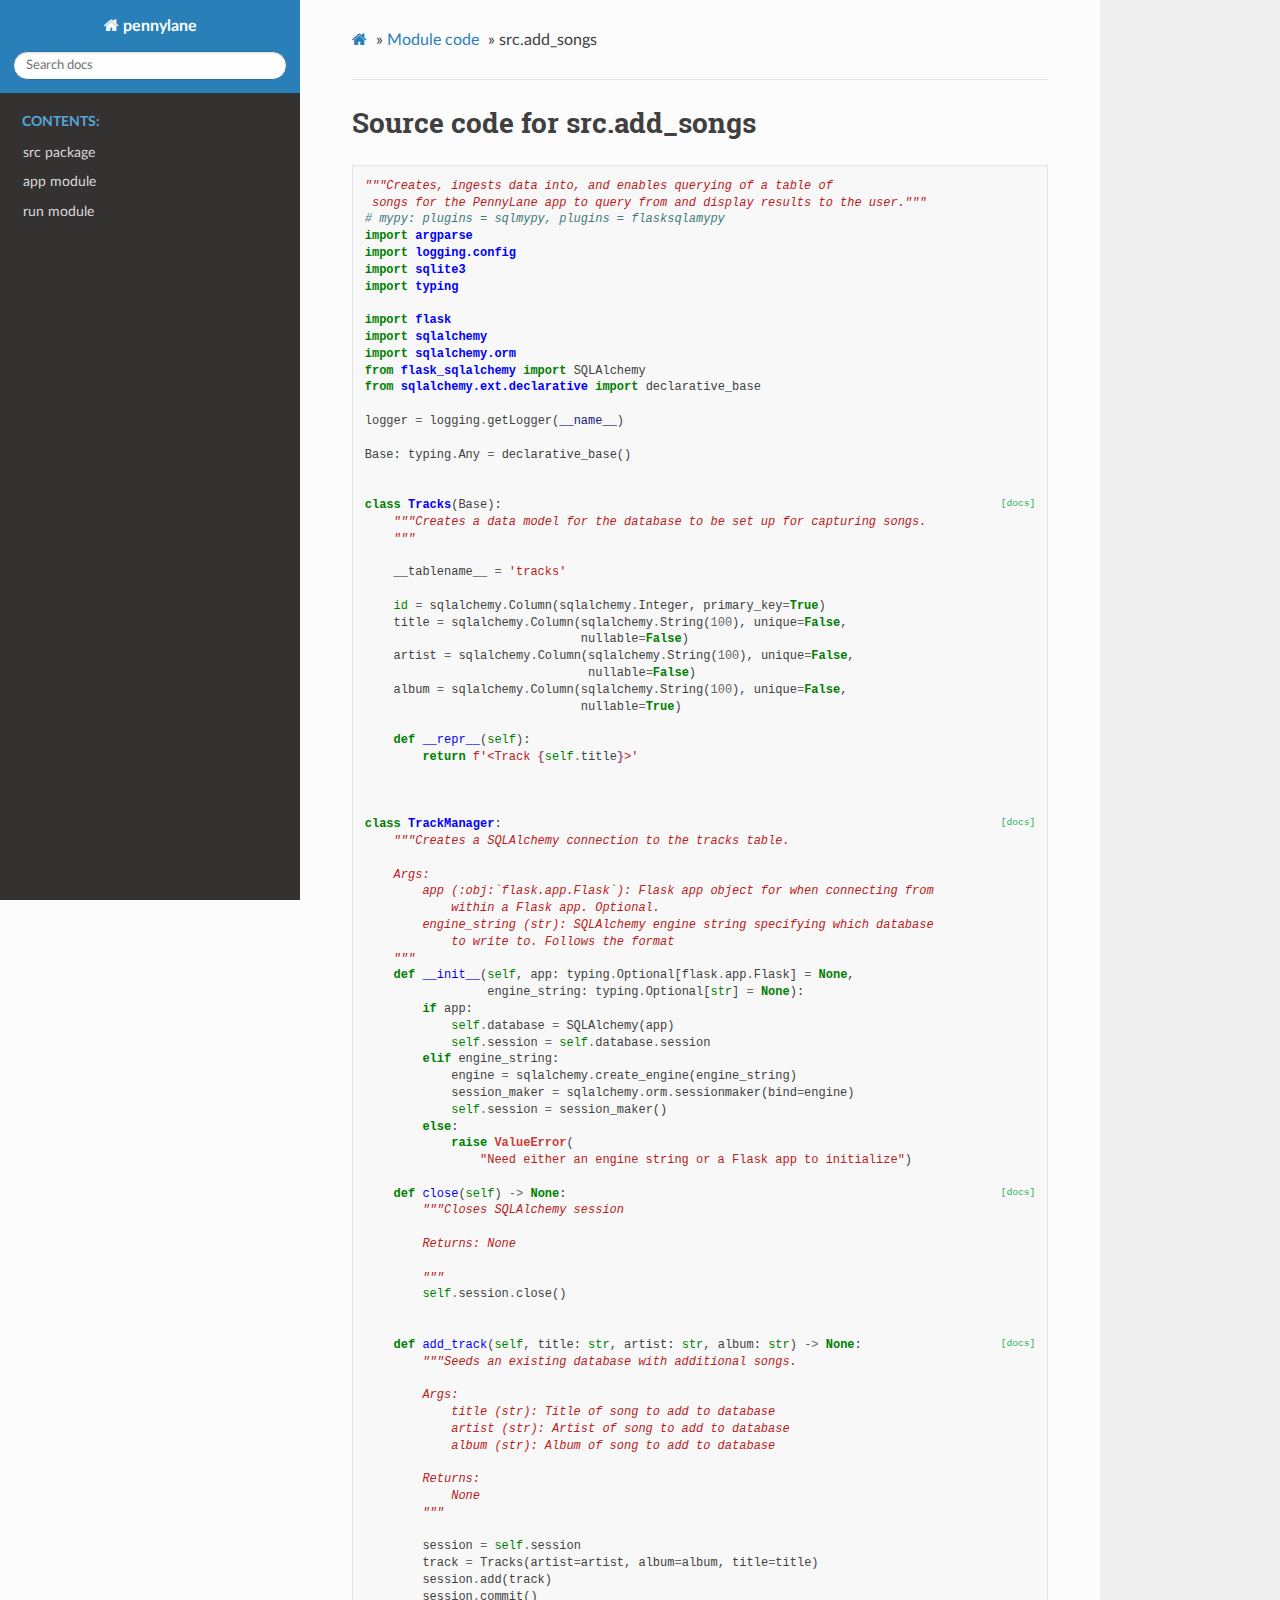
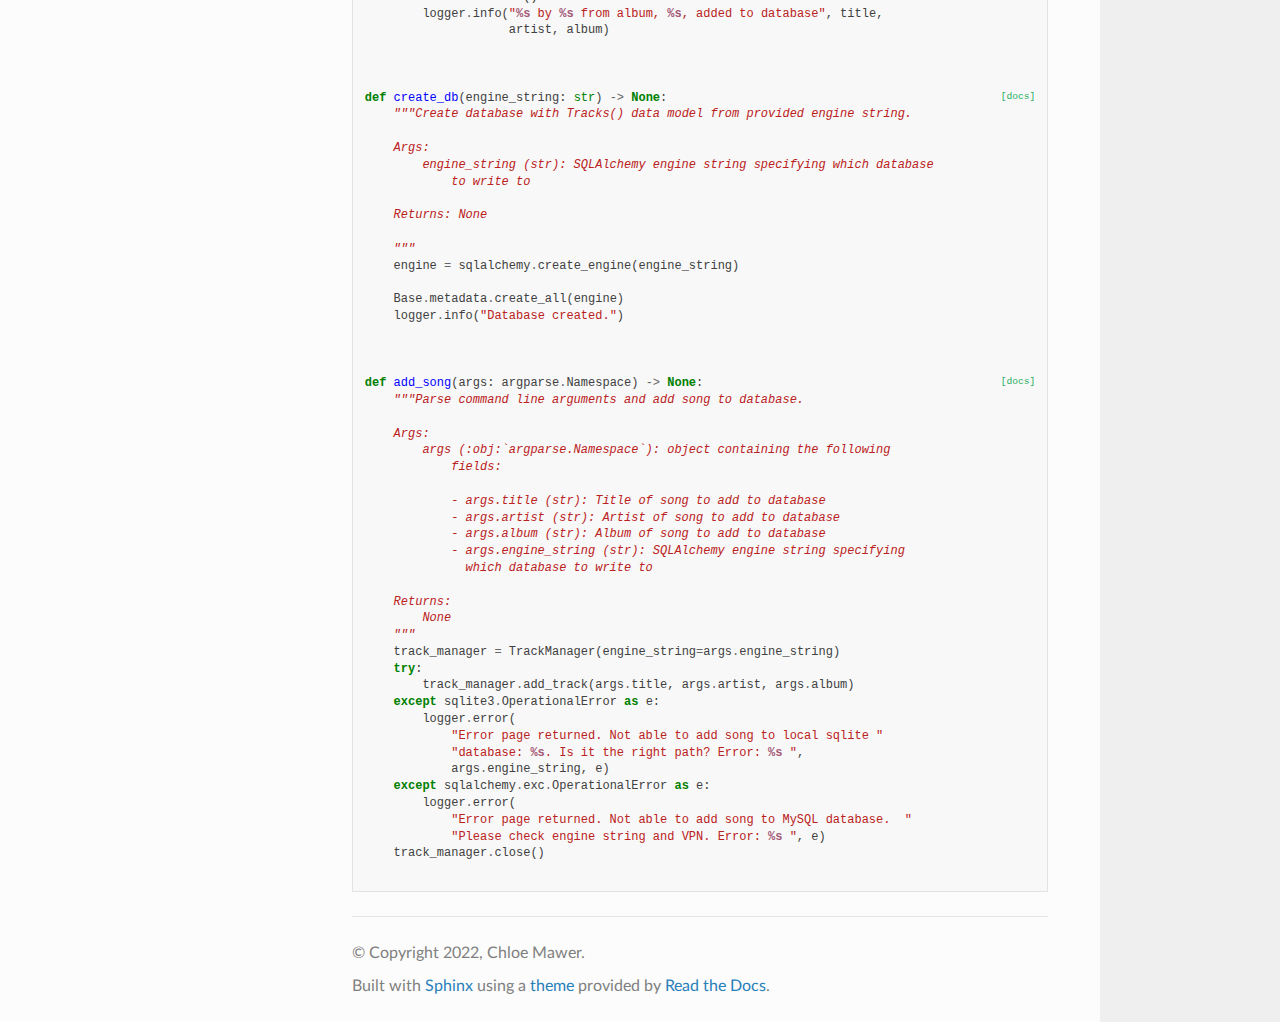
<file: docs/build/html/_modules/src/add_songs.html>
<!DOCTYPE html>
<html class="writer-html5" lang="en" >
<head>
  <meta charset="utf-8" />
  <meta name="viewport" content="width=device-width, initial-scale=1.0" />
  <title>src.add_songs &mdash; pennylane 0.1 documentation</title>
      <link rel="stylesheet" href="../../_static/pygments.css" type="text/css" />
      <link rel="stylesheet" href="../../_static/css/theme.css" type="text/css" />
  <!--[if lt IE 9]>
    <script src="../../_static/js/html5shiv.min.js"></script>
  <![endif]-->
  
        <script data-url_root="../../" id="documentation_options" src="../../_static/documentation_options.js"></script>
        <script src="../../_static/jquery.js"></script>
        <script src="../../_static/underscore.js"></script>
        <script src="../../_static/doctools.js"></script>
    <script src="../../_static/js/theme.js"></script>
    <link rel="index" title="Index" href="../../genindex.html" />
    <link rel="search" title="Search" href="../../search.html" /> 
</head>

<body class="wy-body-for-nav"> 
  <div class="wy-grid-for-nav">
    <nav data-toggle="wy-nav-shift" class="wy-nav-side">
      <div class="wy-side-scroll">
        <div class="wy-side-nav-search" >
            <a href="../../index.html" class="icon icon-home"> pennylane
          </a>
<div role="search">
  <form id="rtd-search-form" class="wy-form" action="../../search.html" method="get">
    <input type="text" name="q" placeholder="Search docs" />
    <input type="hidden" name="check_keywords" value="yes" />
    <input type="hidden" name="area" value="default" />
  </form>
</div>
        </div><div class="wy-menu wy-menu-vertical" data-spy="affix" role="navigation" aria-label="Navigation menu">
              <p class="caption" role="heading"><span class="caption-text">Contents:</span></p>
<ul>
<li class="toctree-l1"><a class="reference internal" href="../../src.html">src package</a></li>
<li class="toctree-l1"><a class="reference internal" href="../../app.html">app module</a></li>
<li class="toctree-l1"><a class="reference internal" href="../../run.html">run module</a></li>
</ul>

        </div>
      </div>
    </nav>

    <section data-toggle="wy-nav-shift" class="wy-nav-content-wrap"><nav class="wy-nav-top" aria-label="Mobile navigation menu" >
          <i data-toggle="wy-nav-top" class="fa fa-bars"></i>
          <a href="../../index.html">pennylane</a>
      </nav>

      <div class="wy-nav-content">
        <div class="rst-content">
          <div role="navigation" aria-label="Page navigation">
  <ul class="wy-breadcrumbs">
      <li><a href="../../index.html" class="icon icon-home"></a> &raquo;</li>
          <li><a href="../index.html">Module code</a> &raquo;</li>
      <li>src.add_songs</li>
      <li class="wy-breadcrumbs-aside">
      </li>
  </ul>
  <hr/>
</div>
          <div role="main" class="document" itemscope="itemscope" itemtype="http://schema.org/Article">
           <div itemprop="articleBody">
             
  <h1>Source code for src.add_songs</h1><div class="highlight"><pre>
<span></span><span class="sd">&quot;&quot;&quot;Creates, ingests data into, and enables querying of a table of</span>
<span class="sd"> songs for the PennyLane app to query from and display results to the user.&quot;&quot;&quot;</span>
<span class="c1"># mypy: plugins = sqlmypy, plugins = flasksqlamypy</span>
<span class="kn">import</span> <span class="nn">argparse</span>
<span class="kn">import</span> <span class="nn">logging.config</span>
<span class="kn">import</span> <span class="nn">sqlite3</span>
<span class="kn">import</span> <span class="nn">typing</span>

<span class="kn">import</span> <span class="nn">flask</span>
<span class="kn">import</span> <span class="nn">sqlalchemy</span>
<span class="kn">import</span> <span class="nn">sqlalchemy.orm</span>
<span class="kn">from</span> <span class="nn">flask_sqlalchemy</span> <span class="kn">import</span> <span class="n">SQLAlchemy</span>
<span class="kn">from</span> <span class="nn">sqlalchemy.ext.declarative</span> <span class="kn">import</span> <span class="n">declarative_base</span>

<span class="n">logger</span> <span class="o">=</span> <span class="n">logging</span><span class="o">.</span><span class="n">getLogger</span><span class="p">(</span><span class="vm">__name__</span><span class="p">)</span>

<span class="n">Base</span><span class="p">:</span> <span class="n">typing</span><span class="o">.</span><span class="n">Any</span> <span class="o">=</span> <span class="n">declarative_base</span><span class="p">()</span>


<div class="viewcode-block" id="Tracks"><a class="viewcode-back" href="../../src.html#src.add_songs.Tracks">[docs]</a><span class="k">class</span> <span class="nc">Tracks</span><span class="p">(</span><span class="n">Base</span><span class="p">):</span>
    <span class="sd">&quot;&quot;&quot;Creates a data model for the database to be set up for capturing songs.</span>
<span class="sd">    &quot;&quot;&quot;</span>

    <span class="n">__tablename__</span> <span class="o">=</span> <span class="s1">&#39;tracks&#39;</span>

    <span class="nb">id</span> <span class="o">=</span> <span class="n">sqlalchemy</span><span class="o">.</span><span class="n">Column</span><span class="p">(</span><span class="n">sqlalchemy</span><span class="o">.</span><span class="n">Integer</span><span class="p">,</span> <span class="n">primary_key</span><span class="o">=</span><span class="kc">True</span><span class="p">)</span>
    <span class="n">title</span> <span class="o">=</span> <span class="n">sqlalchemy</span><span class="o">.</span><span class="n">Column</span><span class="p">(</span><span class="n">sqlalchemy</span><span class="o">.</span><span class="n">String</span><span class="p">(</span><span class="mi">100</span><span class="p">),</span> <span class="n">unique</span><span class="o">=</span><span class="kc">False</span><span class="p">,</span>
                              <span class="n">nullable</span><span class="o">=</span><span class="kc">False</span><span class="p">)</span>
    <span class="n">artist</span> <span class="o">=</span> <span class="n">sqlalchemy</span><span class="o">.</span><span class="n">Column</span><span class="p">(</span><span class="n">sqlalchemy</span><span class="o">.</span><span class="n">String</span><span class="p">(</span><span class="mi">100</span><span class="p">),</span> <span class="n">unique</span><span class="o">=</span><span class="kc">False</span><span class="p">,</span>
                               <span class="n">nullable</span><span class="o">=</span><span class="kc">False</span><span class="p">)</span>
    <span class="n">album</span> <span class="o">=</span> <span class="n">sqlalchemy</span><span class="o">.</span><span class="n">Column</span><span class="p">(</span><span class="n">sqlalchemy</span><span class="o">.</span><span class="n">String</span><span class="p">(</span><span class="mi">100</span><span class="p">),</span> <span class="n">unique</span><span class="o">=</span><span class="kc">False</span><span class="p">,</span>
                              <span class="n">nullable</span><span class="o">=</span><span class="kc">True</span><span class="p">)</span>

    <span class="k">def</span> <span class="fm">__repr__</span><span class="p">(</span><span class="bp">self</span><span class="p">):</span>
        <span class="k">return</span> <span class="sa">f</span><span class="s1">&#39;&lt;Track </span><span class="si">{</span><span class="bp">self</span><span class="o">.</span><span class="n">title</span><span class="si">}</span><span class="s1">&gt;&#39;</span></div>


<div class="viewcode-block" id="TrackManager"><a class="viewcode-back" href="../../src.html#src.add_songs.TrackManager">[docs]</a><span class="k">class</span> <span class="nc">TrackManager</span><span class="p">:</span>
    <span class="sd">&quot;&quot;&quot;Creates a SQLAlchemy connection to the tracks table.</span>

<span class="sd">    Args:</span>
<span class="sd">        app (:obj:`flask.app.Flask`): Flask app object for when connecting from</span>
<span class="sd">            within a Flask app. Optional.</span>
<span class="sd">        engine_string (str): SQLAlchemy engine string specifying which database</span>
<span class="sd">            to write to. Follows the format</span>
<span class="sd">    &quot;&quot;&quot;</span>
    <span class="k">def</span> <span class="fm">__init__</span><span class="p">(</span><span class="bp">self</span><span class="p">,</span> <span class="n">app</span><span class="p">:</span> <span class="n">typing</span><span class="o">.</span><span class="n">Optional</span><span class="p">[</span><span class="n">flask</span><span class="o">.</span><span class="n">app</span><span class="o">.</span><span class="n">Flask</span><span class="p">]</span> <span class="o">=</span> <span class="kc">None</span><span class="p">,</span>
                 <span class="n">engine_string</span><span class="p">:</span> <span class="n">typing</span><span class="o">.</span><span class="n">Optional</span><span class="p">[</span><span class="nb">str</span><span class="p">]</span> <span class="o">=</span> <span class="kc">None</span><span class="p">):</span>
        <span class="k">if</span> <span class="n">app</span><span class="p">:</span>
            <span class="bp">self</span><span class="o">.</span><span class="n">database</span> <span class="o">=</span> <span class="n">SQLAlchemy</span><span class="p">(</span><span class="n">app</span><span class="p">)</span>
            <span class="bp">self</span><span class="o">.</span><span class="n">session</span> <span class="o">=</span> <span class="bp">self</span><span class="o">.</span><span class="n">database</span><span class="o">.</span><span class="n">session</span>
        <span class="k">elif</span> <span class="n">engine_string</span><span class="p">:</span>
            <span class="n">engine</span> <span class="o">=</span> <span class="n">sqlalchemy</span><span class="o">.</span><span class="n">create_engine</span><span class="p">(</span><span class="n">engine_string</span><span class="p">)</span>
            <span class="n">session_maker</span> <span class="o">=</span> <span class="n">sqlalchemy</span><span class="o">.</span><span class="n">orm</span><span class="o">.</span><span class="n">sessionmaker</span><span class="p">(</span><span class="n">bind</span><span class="o">=</span><span class="n">engine</span><span class="p">)</span>
            <span class="bp">self</span><span class="o">.</span><span class="n">session</span> <span class="o">=</span> <span class="n">session_maker</span><span class="p">()</span>
        <span class="k">else</span><span class="p">:</span>
            <span class="k">raise</span> <span class="ne">ValueError</span><span class="p">(</span>
                <span class="s2">&quot;Need either an engine string or a Flask app to initialize&quot;</span><span class="p">)</span>

<div class="viewcode-block" id="TrackManager.close"><a class="viewcode-back" href="../../src.html#src.add_songs.TrackManager.close">[docs]</a>    <span class="k">def</span> <span class="nf">close</span><span class="p">(</span><span class="bp">self</span><span class="p">)</span> <span class="o">-&gt;</span> <span class="kc">None</span><span class="p">:</span>
        <span class="sd">&quot;&quot;&quot;Closes SQLAlchemy session</span>

<span class="sd">        Returns: None</span>

<span class="sd">        &quot;&quot;&quot;</span>
        <span class="bp">self</span><span class="o">.</span><span class="n">session</span><span class="o">.</span><span class="n">close</span><span class="p">()</span></div>

<div class="viewcode-block" id="TrackManager.add_track"><a class="viewcode-back" href="../../src.html#src.add_songs.TrackManager.add_track">[docs]</a>    <span class="k">def</span> <span class="nf">add_track</span><span class="p">(</span><span class="bp">self</span><span class="p">,</span> <span class="n">title</span><span class="p">:</span> <span class="nb">str</span><span class="p">,</span> <span class="n">artist</span><span class="p">:</span> <span class="nb">str</span><span class="p">,</span> <span class="n">album</span><span class="p">:</span> <span class="nb">str</span><span class="p">)</span> <span class="o">-&gt;</span> <span class="kc">None</span><span class="p">:</span>
        <span class="sd">&quot;&quot;&quot;Seeds an existing database with additional songs.</span>

<span class="sd">        Args:</span>
<span class="sd">            title (str): Title of song to add to database</span>
<span class="sd">            artist (str): Artist of song to add to database</span>
<span class="sd">            album (str): Album of song to add to database</span>

<span class="sd">        Returns:</span>
<span class="sd">            None</span>
<span class="sd">        &quot;&quot;&quot;</span>

        <span class="n">session</span> <span class="o">=</span> <span class="bp">self</span><span class="o">.</span><span class="n">session</span>
        <span class="n">track</span> <span class="o">=</span> <span class="n">Tracks</span><span class="p">(</span><span class="n">artist</span><span class="o">=</span><span class="n">artist</span><span class="p">,</span> <span class="n">album</span><span class="o">=</span><span class="n">album</span><span class="p">,</span> <span class="n">title</span><span class="o">=</span><span class="n">title</span><span class="p">)</span>
        <span class="n">session</span><span class="o">.</span><span class="n">add</span><span class="p">(</span><span class="n">track</span><span class="p">)</span>
        <span class="n">session</span><span class="o">.</span><span class="n">commit</span><span class="p">()</span>
        <span class="n">logger</span><span class="o">.</span><span class="n">info</span><span class="p">(</span><span class="s2">&quot;</span><span class="si">%s</span><span class="s2"> by </span><span class="si">%s</span><span class="s2"> from album, </span><span class="si">%s</span><span class="s2">, added to database&quot;</span><span class="p">,</span> <span class="n">title</span><span class="p">,</span>
                    <span class="n">artist</span><span class="p">,</span> <span class="n">album</span><span class="p">)</span></div></div>


<div class="viewcode-block" id="create_db"><a class="viewcode-back" href="../../src.html#src.add_songs.create_db">[docs]</a><span class="k">def</span> <span class="nf">create_db</span><span class="p">(</span><span class="n">engine_string</span><span class="p">:</span> <span class="nb">str</span><span class="p">)</span> <span class="o">-&gt;</span> <span class="kc">None</span><span class="p">:</span>
    <span class="sd">&quot;&quot;&quot;Create database with Tracks() data model from provided engine string.</span>

<span class="sd">    Args:</span>
<span class="sd">        engine_string (str): SQLAlchemy engine string specifying which database</span>
<span class="sd">            to write to</span>

<span class="sd">    Returns: None</span>

<span class="sd">    &quot;&quot;&quot;</span>
    <span class="n">engine</span> <span class="o">=</span> <span class="n">sqlalchemy</span><span class="o">.</span><span class="n">create_engine</span><span class="p">(</span><span class="n">engine_string</span><span class="p">)</span>

    <span class="n">Base</span><span class="o">.</span><span class="n">metadata</span><span class="o">.</span><span class="n">create_all</span><span class="p">(</span><span class="n">engine</span><span class="p">)</span>
    <span class="n">logger</span><span class="o">.</span><span class="n">info</span><span class="p">(</span><span class="s2">&quot;Database created.&quot;</span><span class="p">)</span></div>


<div class="viewcode-block" id="add_song"><a class="viewcode-back" href="../../src.html#src.add_songs.add_song">[docs]</a><span class="k">def</span> <span class="nf">add_song</span><span class="p">(</span><span class="n">args</span><span class="p">:</span> <span class="n">argparse</span><span class="o">.</span><span class="n">Namespace</span><span class="p">)</span> <span class="o">-&gt;</span> <span class="kc">None</span><span class="p">:</span>
    <span class="sd">&quot;&quot;&quot;Parse command line arguments and add song to database.</span>

<span class="sd">    Args:</span>
<span class="sd">        args (:obj:`argparse.Namespace`): object containing the following</span>
<span class="sd">            fields:</span>

<span class="sd">            - args.title (str): Title of song to add to database</span>
<span class="sd">            - args.artist (str): Artist of song to add to database</span>
<span class="sd">            - args.album (str): Album of song to add to database</span>
<span class="sd">            - args.engine_string (str): SQLAlchemy engine string specifying</span>
<span class="sd">              which database to write to</span>

<span class="sd">    Returns:</span>
<span class="sd">        None</span>
<span class="sd">    &quot;&quot;&quot;</span>
    <span class="n">track_manager</span> <span class="o">=</span> <span class="n">TrackManager</span><span class="p">(</span><span class="n">engine_string</span><span class="o">=</span><span class="n">args</span><span class="o">.</span><span class="n">engine_string</span><span class="p">)</span>
    <span class="k">try</span><span class="p">:</span>
        <span class="n">track_manager</span><span class="o">.</span><span class="n">add_track</span><span class="p">(</span><span class="n">args</span><span class="o">.</span><span class="n">title</span><span class="p">,</span> <span class="n">args</span><span class="o">.</span><span class="n">artist</span><span class="p">,</span> <span class="n">args</span><span class="o">.</span><span class="n">album</span><span class="p">)</span>
    <span class="k">except</span> <span class="n">sqlite3</span><span class="o">.</span><span class="n">OperationalError</span> <span class="k">as</span> <span class="n">e</span><span class="p">:</span>
        <span class="n">logger</span><span class="o">.</span><span class="n">error</span><span class="p">(</span>
            <span class="s2">&quot;Error page returned. Not able to add song to local sqlite &quot;</span>
            <span class="s2">&quot;database: </span><span class="si">%s</span><span class="s2">. Is it the right path? Error: </span><span class="si">%s</span><span class="s2"> &quot;</span><span class="p">,</span>
            <span class="n">args</span><span class="o">.</span><span class="n">engine_string</span><span class="p">,</span> <span class="n">e</span><span class="p">)</span>
    <span class="k">except</span> <span class="n">sqlalchemy</span><span class="o">.</span><span class="n">exc</span><span class="o">.</span><span class="n">OperationalError</span> <span class="k">as</span> <span class="n">e</span><span class="p">:</span>
        <span class="n">logger</span><span class="o">.</span><span class="n">error</span><span class="p">(</span>
            <span class="s2">&quot;Error page returned. Not able to add song to MySQL database.  &quot;</span>
            <span class="s2">&quot;Please check engine string and VPN. Error: </span><span class="si">%s</span><span class="s2"> &quot;</span><span class="p">,</span> <span class="n">e</span><span class="p">)</span>
    <span class="n">track_manager</span><span class="o">.</span><span class="n">close</span><span class="p">()</span></div>
</pre></div>

           </div>
          </div>
          <footer>

  <hr/>

  <div role="contentinfo">
    <p>&#169; Copyright 2022, Chloe Mawer.</p>
  </div>

  Built with <a href="https://www.sphinx-doc.org/">Sphinx</a> using a
    <a href="https://github.com/readthedocs/sphinx_rtd_theme">theme</a>
    provided by <a href="https://readthedocs.org">Read the Docs</a>.
   

</footer>
        </div>
      </div>
    </section>
  </div>
  <script>
      jQuery(function () {
          SphinxRtdTheme.Navigation.enable(true);
      });
  </script> 

</body>
</html>
</file>
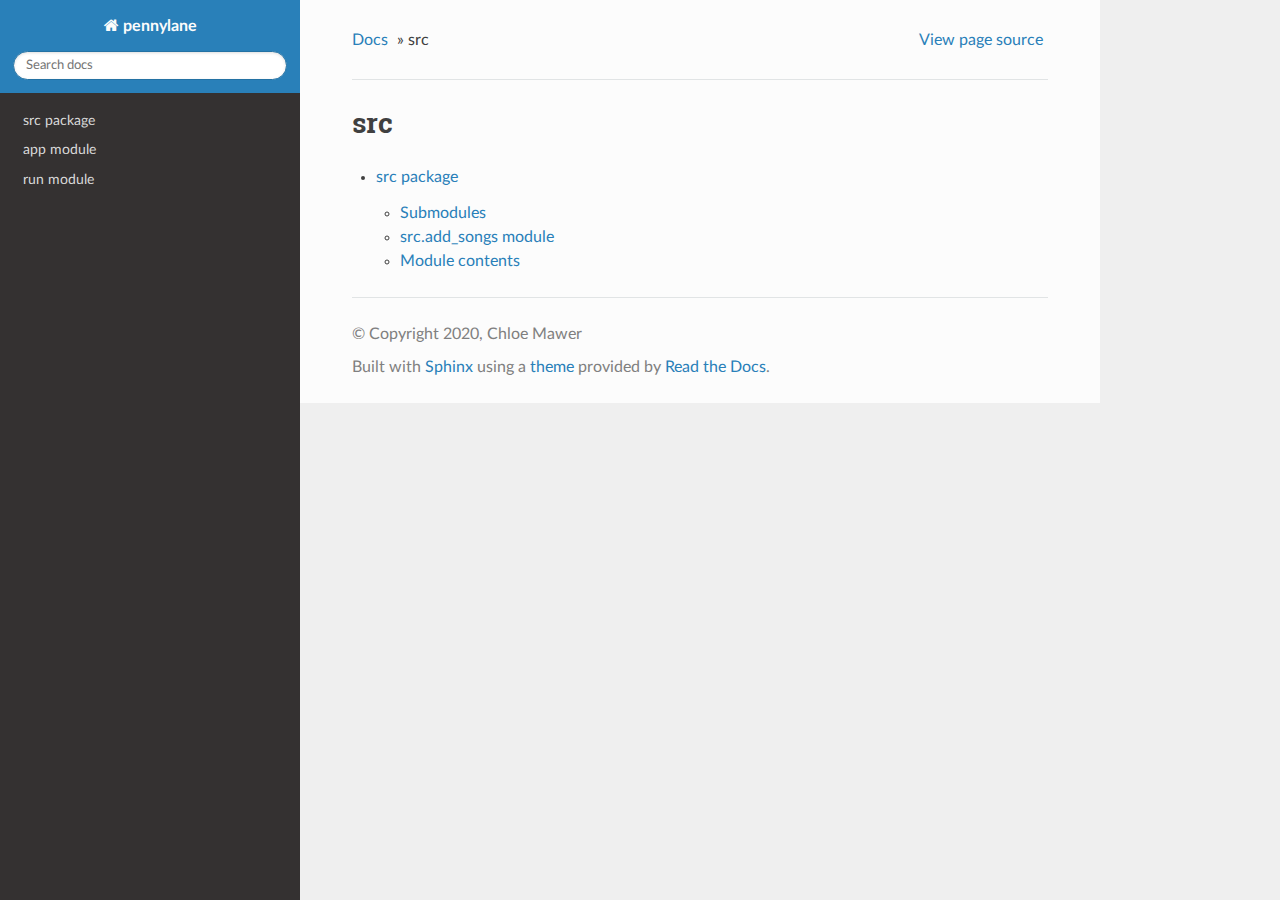
<file: docs/build/html/model/src/modules.html>
<!DOCTYPE html>
<!--[if IE 8]><html class="no-js lt-ie9" lang="en" > <![endif]-->
<!--[if gt IE 8]><!--> <html class="no-js" lang="en" > <!--<![endif]-->
<head>
  <meta charset="utf-8">
  
  <meta name="viewport" content="width=device-width, initial-scale=1.0">
  
  <title>src &mdash; pennylane 0.1 documentation</title>
  

  
  
  
  

  
  <script type="text/javascript" src="../../_static/js/modernizr.min.js"></script>
  
    
      <script type="text/javascript" id="documentation_options" data-url_root="../../" src="../../_static/documentation_options.js"></script>
        <script src="../../_static/jquery.js"></script>
        <script src="../../_static/underscore.js"></script>
        <script src="../../_static/doctools.js"></script>
        <script src="../../_static/language_data.js"></script>
    
    <script type="text/javascript" src="../../_static/js/theme.js"></script>

    

  
  <link rel="stylesheet" href="../../_static/css/theme.css" type="text/css" />
  <link rel="stylesheet" href="../../_static/pygments.css" type="text/css" />
    <link rel="index" title="Index" href="../../genindex.html" />
    <link rel="search" title="Search" href="../../search.html" /> 
</head>

<body class="wy-body-for-nav">

   
  <div class="wy-grid-for-nav">
    
    <nav data-toggle="wy-nav-shift" class="wy-nav-side">
      <div class="wy-side-scroll">
        <div class="wy-side-nav-search" >
          

          
            <a href="../../index.html" class="icon icon-home"> pennylane
          

          
          </a>

          
            
            
          

          
<div role="search">
  <form id="rtd-search-form" class="wy-form" action="../../search.html" method="get">
    <input type="text" name="q" placeholder="Search docs" />
    <input type="hidden" name="check_keywords" value="yes" />
    <input type="hidden" name="area" value="default" />
  </form>
</div>

          
        </div>

        <div class="wy-menu wy-menu-vertical" data-spy="affix" role="navigation" aria-label="main navigation">
          
            
            
              
            
            
              <ul>
<li class="toctree-l1"><a class="reference internal" href="src.html">src package</a></li>
<li class="toctree-l1"><a class="reference internal" href="../app.html">app module</a></li>
<li class="toctree-l1"><a class="reference internal" href="../run.html">run module</a></li>
</ul>

            
          
        </div>
      </div>
    </nav>

    <section data-toggle="wy-nav-shift" class="wy-nav-content-wrap">

      
      <nav class="wy-nav-top" aria-label="top navigation">
        
          <i data-toggle="wy-nav-top" class="fa fa-bars"></i>
          <a href="../../index.html">pennylane</a>
        
      </nav>


      <div class="wy-nav-content">
        
        <div class="rst-content">
        
          















<div role="navigation" aria-label="breadcrumbs navigation">

  <ul class="wy-breadcrumbs">
    
      <li><a href="../../index.html">Docs</a> &raquo;</li>
        
      <li>src</li>
    
    
      <li class="wy-breadcrumbs-aside">
        
            
            <a href="../../_sources/model/src/modules.rst.txt" rel="nofollow"> View page source</a>
          
        
      </li>
    
  </ul>

  
  <hr/>
</div>
          <div role="main" class="document" itemscope="itemscope" itemtype="http://schema.org/Article">
           <div itemprop="articleBody">
            
  <div class="section" id="src">
<h1>src<a class="headerlink" href="#src" title="Permalink to this headline">¶</a></h1>
<div class="toctree-wrapper compound">
<ul>
<li class="toctree-l1"><a class="reference internal" href="src.html">src package</a><ul>
<li class="toctree-l2"><a class="reference internal" href="src.html#submodules">Submodules</a></li>
<li class="toctree-l2"><a class="reference internal" href="src.html#module-src.add_songs">src.add_songs module</a></li>
<li class="toctree-l2"><a class="reference internal" href="src.html#module-src">Module contents</a></li>
</ul>
</li>
</ul>
</div>
</div>


           </div>
           
          </div>
          <footer>
  

  <hr/>

  <div role="contentinfo">
    <p>
        &copy; Copyright 2020, Chloe Mawer

    </p>
  </div>
  Built with <a href="http://sphinx-doc.org/">Sphinx</a> using a <a href="https://github.com/rtfd/sphinx_rtd_theme">theme</a> provided by <a href="https://readthedocs.org">Read the Docs</a>. 

</footer>

        </div>
      </div>

    </section>

  </div>
  


  <script type="text/javascript">
      jQuery(function () {
          SphinxRtdTheme.Navigation.enable(true);
      });
  </script>

  
  
    
   

</body>
</html>
</file>
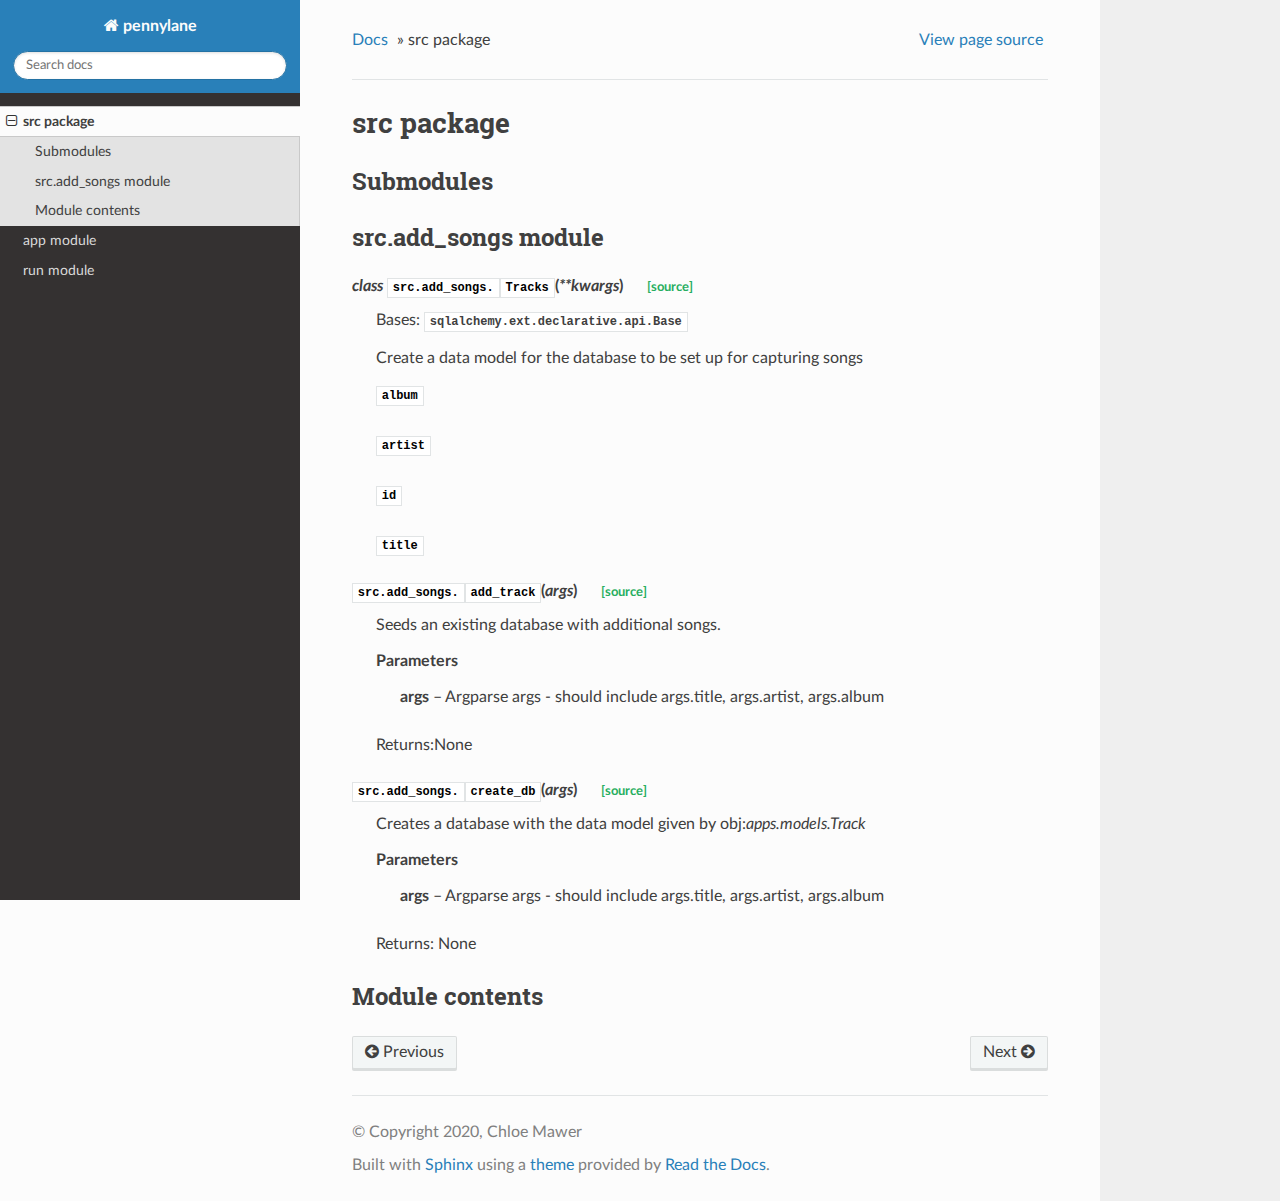
<file: docs/build/html/model/src/src.html>
<!DOCTYPE html>
<!--[if IE 8]><html class="no-js lt-ie9" lang="en" > <![endif]-->
<!--[if gt IE 8]><!--> <html class="no-js" lang="en" > <!--<![endif]-->
<head>
  <meta charset="utf-8">
  
  <meta name="viewport" content="width=device-width, initial-scale=1.0">
  
  <title>src package &mdash; pennylane 0.1 documentation</title>
  

  
  
  
  

  
  <script type="text/javascript" src="../../_static/js/modernizr.min.js"></script>
  
    
      <script type="text/javascript" id="documentation_options" data-url_root="../../" src="../../_static/documentation_options.js"></script>
        <script src="../../_static/jquery.js"></script>
        <script src="../../_static/underscore.js"></script>
        <script src="../../_static/doctools.js"></script>
        <script src="../../_static/language_data.js"></script>
    
    <script type="text/javascript" src="../../_static/js/theme.js"></script>

    

  
  <link rel="stylesheet" href="../../_static/css/theme.css" type="text/css" />
  <link rel="stylesheet" href="../../_static/pygments.css" type="text/css" />
    <link rel="index" title="Index" href="../../genindex.html" />
    <link rel="search" title="Search" href="../../search.html" />
    <link rel="next" title="app module" href="../app.html" />
    <link rel="prev" title="Welcome to pennylane’s documentation!" href="../../index.html" /> 
</head>

<body class="wy-body-for-nav">

   
  <div class="wy-grid-for-nav">
    
    <nav data-toggle="wy-nav-shift" class="wy-nav-side">
      <div class="wy-side-scroll">
        <div class="wy-side-nav-search" >
          

          
            <a href="../../index.html" class="icon icon-home"> pennylane
          

          
          </a>

          
            
            
          

          
<div role="search">
  <form id="rtd-search-form" class="wy-form" action="../../search.html" method="get">
    <input type="text" name="q" placeholder="Search docs" />
    <input type="hidden" name="check_keywords" value="yes" />
    <input type="hidden" name="area" value="default" />
  </form>
</div>

          
        </div>

        <div class="wy-menu wy-menu-vertical" data-spy="affix" role="navigation" aria-label="main navigation">
          
            
            
              
            
            
              <ul class="current">
<li class="toctree-l1 current"><a class="current reference internal" href="#">src package</a><ul>
<li class="toctree-l2"><a class="reference internal" href="#submodules">Submodules</a></li>
<li class="toctree-l2"><a class="reference internal" href="#module-src.add_songs">src.add_songs module</a></li>
<li class="toctree-l2"><a class="reference internal" href="#module-src">Module contents</a></li>
</ul>
</li>
<li class="toctree-l1"><a class="reference internal" href="../app.html">app module</a></li>
<li class="toctree-l1"><a class="reference internal" href="../run.html">run module</a></li>
</ul>

            
          
        </div>
      </div>
    </nav>

    <section data-toggle="wy-nav-shift" class="wy-nav-content-wrap">

      
      <nav class="wy-nav-top" aria-label="top navigation">
        
          <i data-toggle="wy-nav-top" class="fa fa-bars"></i>
          <a href="../../index.html">pennylane</a>
        
      </nav>


      <div class="wy-nav-content">
        
        <div class="rst-content">
        
          















<div role="navigation" aria-label="breadcrumbs navigation">

  <ul class="wy-breadcrumbs">
    
      <li><a href="../../index.html">Docs</a> &raquo;</li>
        
      <li>src package</li>
    
    
      <li class="wy-breadcrumbs-aside">
        
            
            <a href="../../_sources/model/src/src.rst.txt" rel="nofollow"> View page source</a>
          
        
      </li>
    
  </ul>

  
  <hr/>
</div>
          <div role="main" class="document" itemscope="itemscope" itemtype="http://schema.org/Article">
           <div itemprop="articleBody">
            
  <div class="section" id="src-package">
<h1>src package<a class="headerlink" href="#src-package" title="Permalink to this headline">¶</a></h1>
<div class="section" id="submodules">
<h2>Submodules<a class="headerlink" href="#submodules" title="Permalink to this headline">¶</a></h2>
</div>
<div class="section" id="module-src.add_songs">
<span id="src-add-songs-module"></span><h2>src.add_songs module<a class="headerlink" href="#module-src.add_songs" title="Permalink to this headline">¶</a></h2>
<dl class="class">
<dt id="src.add_songs.Tracks">
<em class="property">class </em><code class="sig-prename descclassname">src.add_songs.</code><code class="sig-name descname">Tracks</code><span class="sig-paren">(</span><em class="sig-param">**kwargs</em><span class="sig-paren">)</span><a class="reference internal" href="../../_modules/src/add_songs.html#Tracks"><span class="viewcode-link">[source]</span></a><a class="headerlink" href="#src.add_songs.Tracks" title="Permalink to this definition">¶</a></dt>
<dd><p>Bases: <code class="xref py py-class docutils literal notranslate"><span class="pre">sqlalchemy.ext.declarative.api.Base</span></code></p>
<p>Create a data model for the database to be set up for capturing songs</p>
<dl class="attribute">
<dt id="src.add_songs.Tracks.album">
<code class="sig-name descname">album</code><a class="headerlink" href="#src.add_songs.Tracks.album" title="Permalink to this definition">¶</a></dt>
<dd></dd></dl>

<dl class="attribute">
<dt id="src.add_songs.Tracks.artist">
<code class="sig-name descname">artist</code><a class="headerlink" href="#src.add_songs.Tracks.artist" title="Permalink to this definition">¶</a></dt>
<dd></dd></dl>

<dl class="attribute">
<dt id="src.add_songs.Tracks.id">
<code class="sig-name descname">id</code><a class="headerlink" href="#src.add_songs.Tracks.id" title="Permalink to this definition">¶</a></dt>
<dd></dd></dl>

<dl class="attribute">
<dt id="src.add_songs.Tracks.title">
<code class="sig-name descname">title</code><a class="headerlink" href="#src.add_songs.Tracks.title" title="Permalink to this definition">¶</a></dt>
<dd></dd></dl>

</dd></dl>

<dl class="function">
<dt id="src.add_songs.add_track">
<code class="sig-prename descclassname">src.add_songs.</code><code class="sig-name descname">add_track</code><span class="sig-paren">(</span><em class="sig-param">args</em><span class="sig-paren">)</span><a class="reference internal" href="../../_modules/src/add_songs.html#add_track"><span class="viewcode-link">[source]</span></a><a class="headerlink" href="#src.add_songs.add_track" title="Permalink to this definition">¶</a></dt>
<dd><p>Seeds an existing database with additional songs.</p>
<dl class="field-list simple">
<dt class="field-odd">Parameters</dt>
<dd class="field-odd"><p><strong>args</strong> – Argparse args - should include args.title, args.artist, args.album</p>
</dd>
</dl>
<p>Returns:None</p>
</dd></dl>

<dl class="function">
<dt id="src.add_songs.create_db">
<code class="sig-prename descclassname">src.add_songs.</code><code class="sig-name descname">create_db</code><span class="sig-paren">(</span><em class="sig-param">args</em><span class="sig-paren">)</span><a class="reference internal" href="../../_modules/src/add_songs.html#create_db"><span class="viewcode-link">[source]</span></a><a class="headerlink" href="#src.add_songs.create_db" title="Permalink to this definition">¶</a></dt>
<dd><p>Creates a database with the data model given by obj:<cite>apps.models.Track</cite></p>
<dl class="field-list simple">
<dt class="field-odd">Parameters</dt>
<dd class="field-odd"><p><strong>args</strong> – Argparse args - should include args.title, args.artist, args.album</p>
</dd>
</dl>
<p>Returns: None</p>
</dd></dl>

</div>
<div class="section" id="module-src">
<span id="module-contents"></span><h2>Module contents<a class="headerlink" href="#module-src" title="Permalink to this headline">¶</a></h2>
</div>
</div>


           </div>
           
          </div>
          <footer>
  
    <div class="rst-footer-buttons" role="navigation" aria-label="footer navigation">
      
        <a href="../app.html" class="btn btn-neutral float-right" title="app module" accesskey="n" rel="next">Next <span class="fa fa-arrow-circle-right"></span></a>
      
      
        <a href="../../index.html" class="btn btn-neutral float-left" title="Welcome to pennylane’s documentation!" accesskey="p" rel="prev"><span class="fa fa-arrow-circle-left"></span> Previous</a>
      
    </div>
  

  <hr/>

  <div role="contentinfo">
    <p>
        &copy; Copyright 2020, Chloe Mawer

    </p>
  </div>
  Built with <a href="http://sphinx-doc.org/">Sphinx</a> using a <a href="https://github.com/rtfd/sphinx_rtd_theme">theme</a> provided by <a href="https://readthedocs.org">Read the Docs</a>. 

</footer>

        </div>
      </div>

    </section>

  </div>
  


  <script type="text/javascript">
      jQuery(function () {
          SphinxRtdTheme.Navigation.enable(true);
      });
  </script>

  
  
    
   

</body>
</html>
</file>
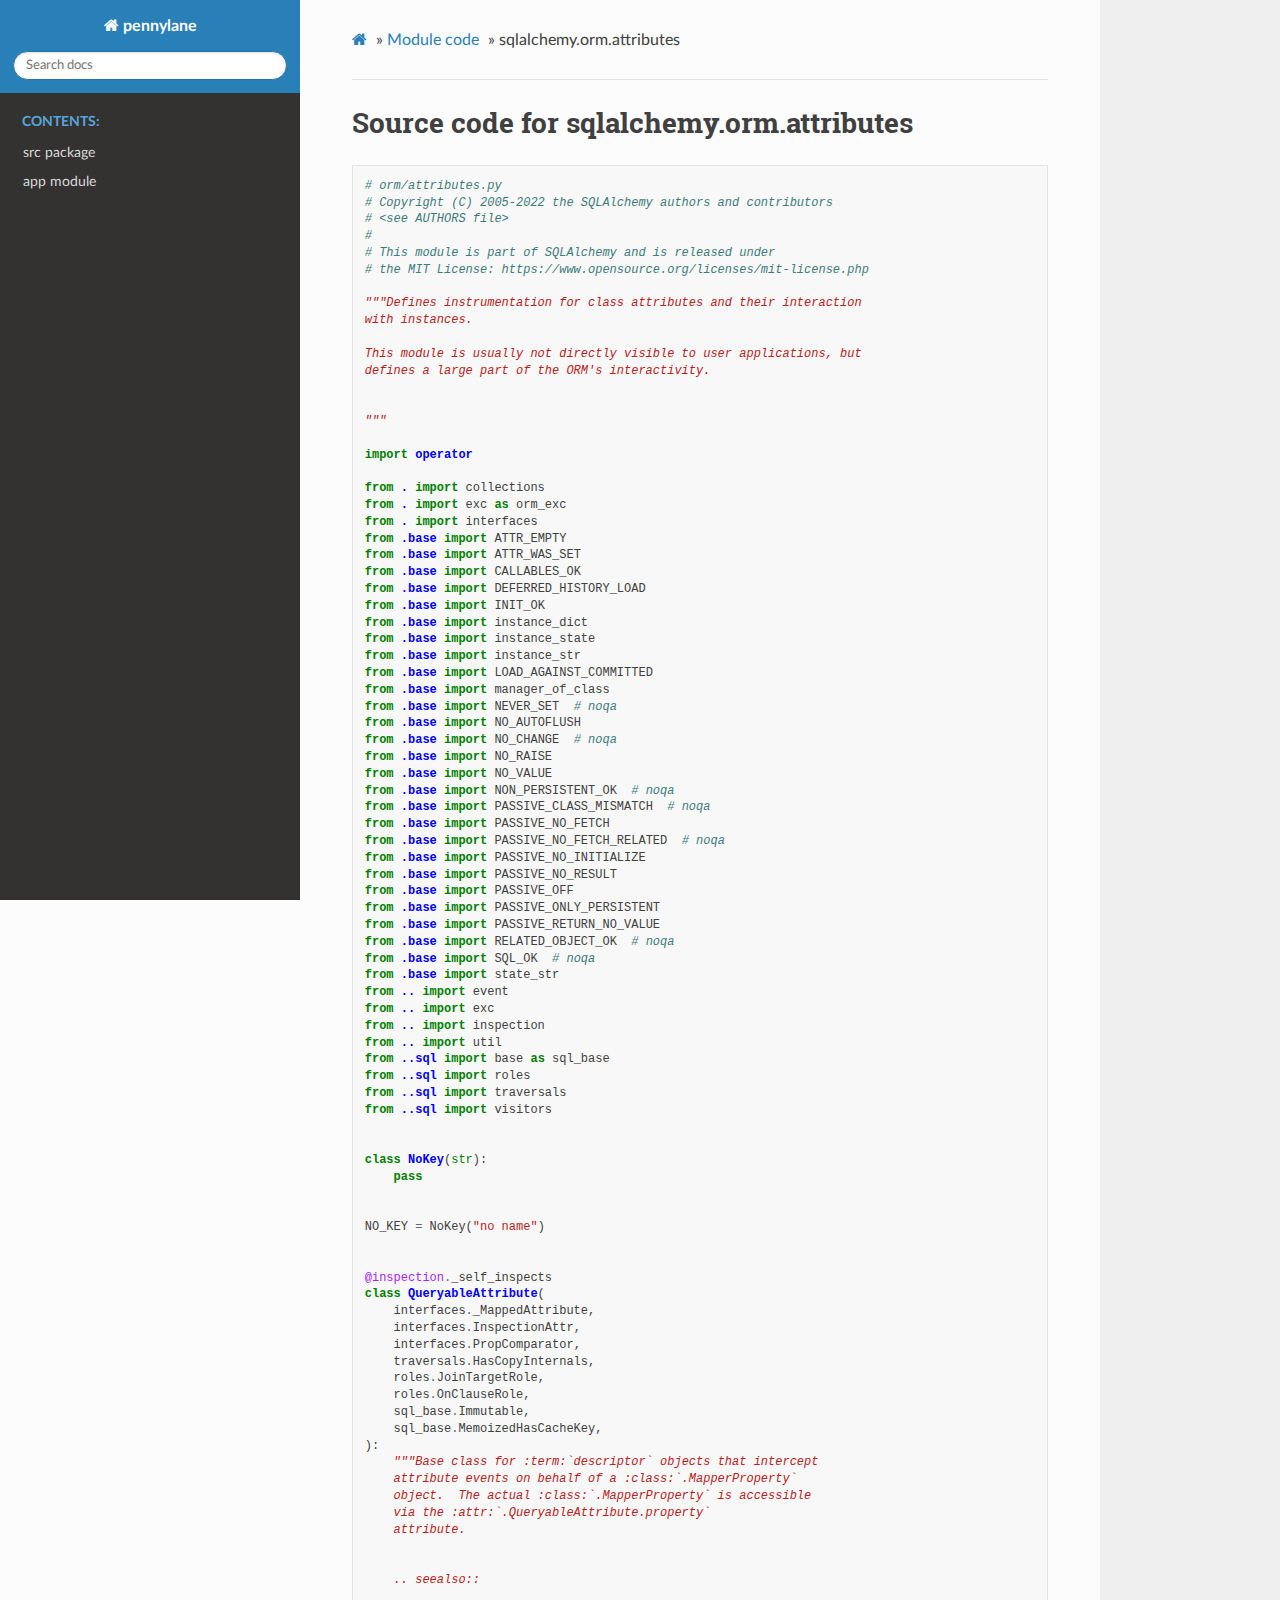
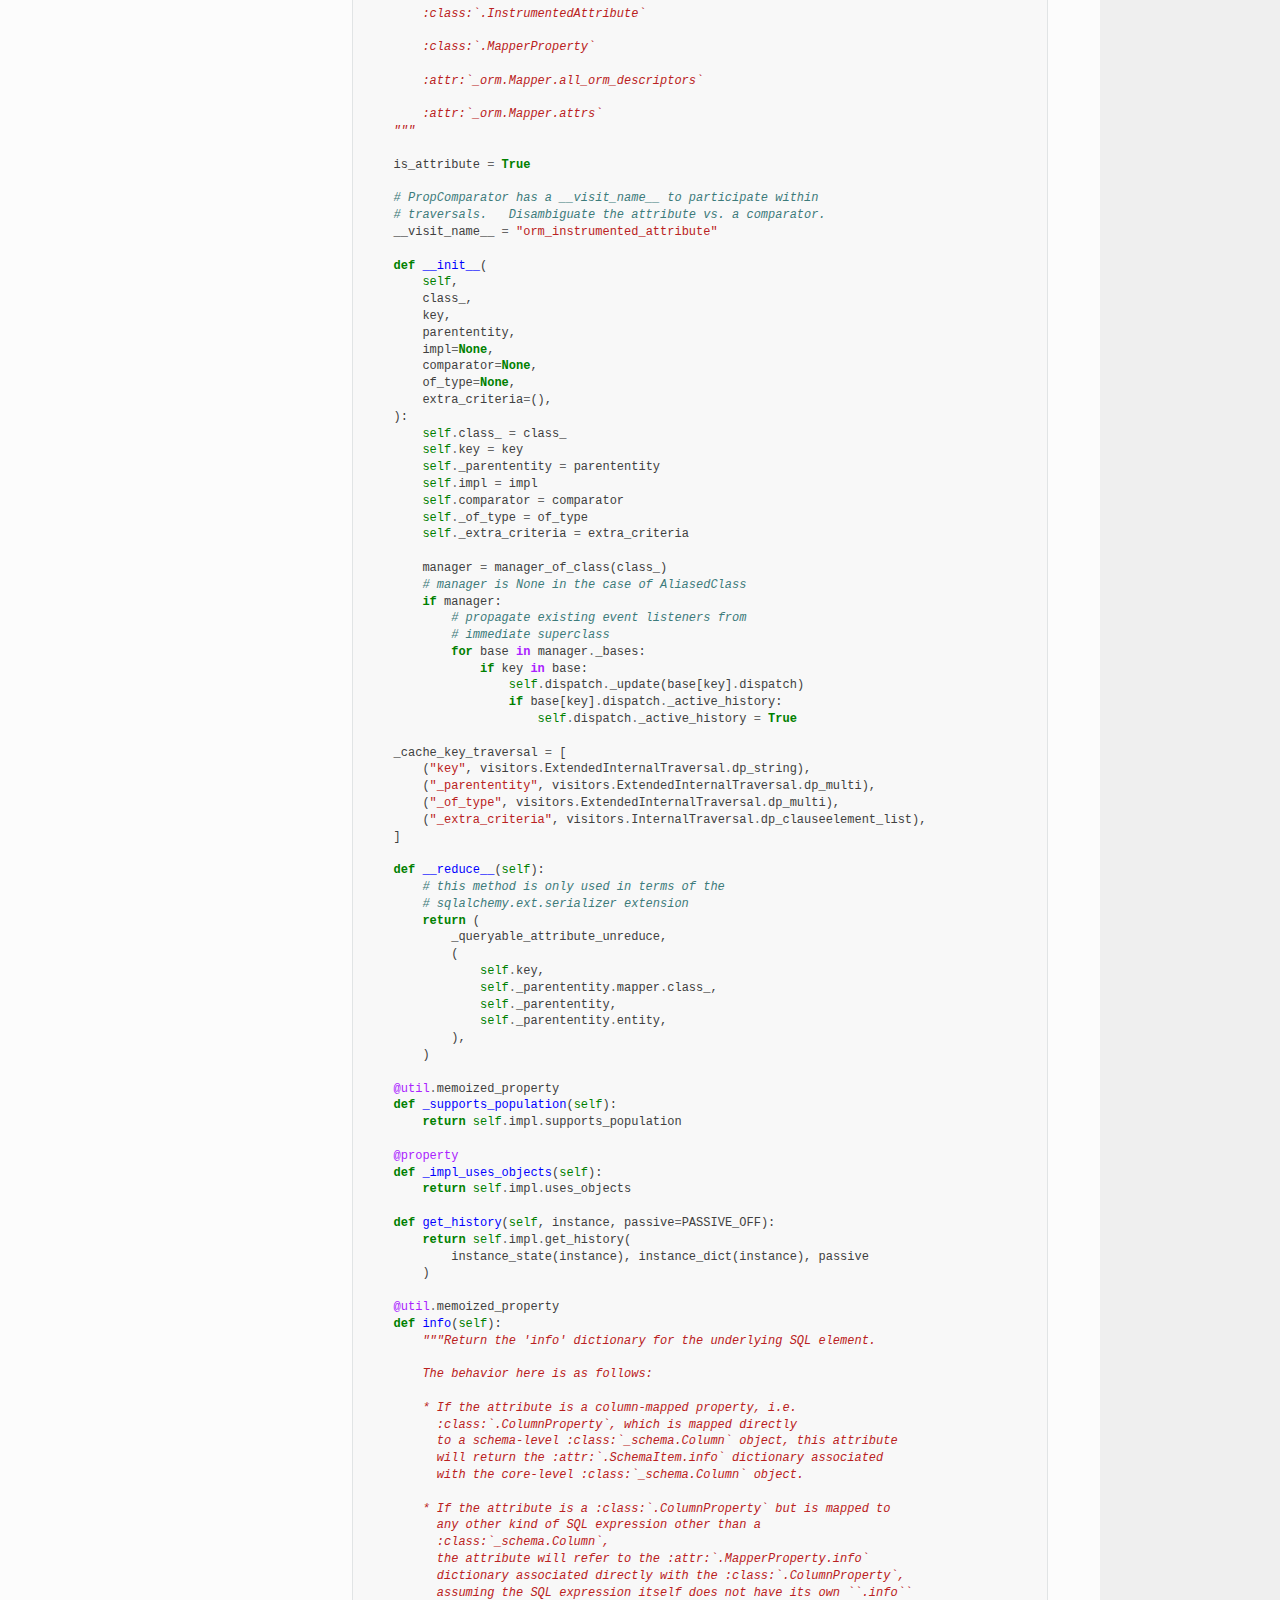
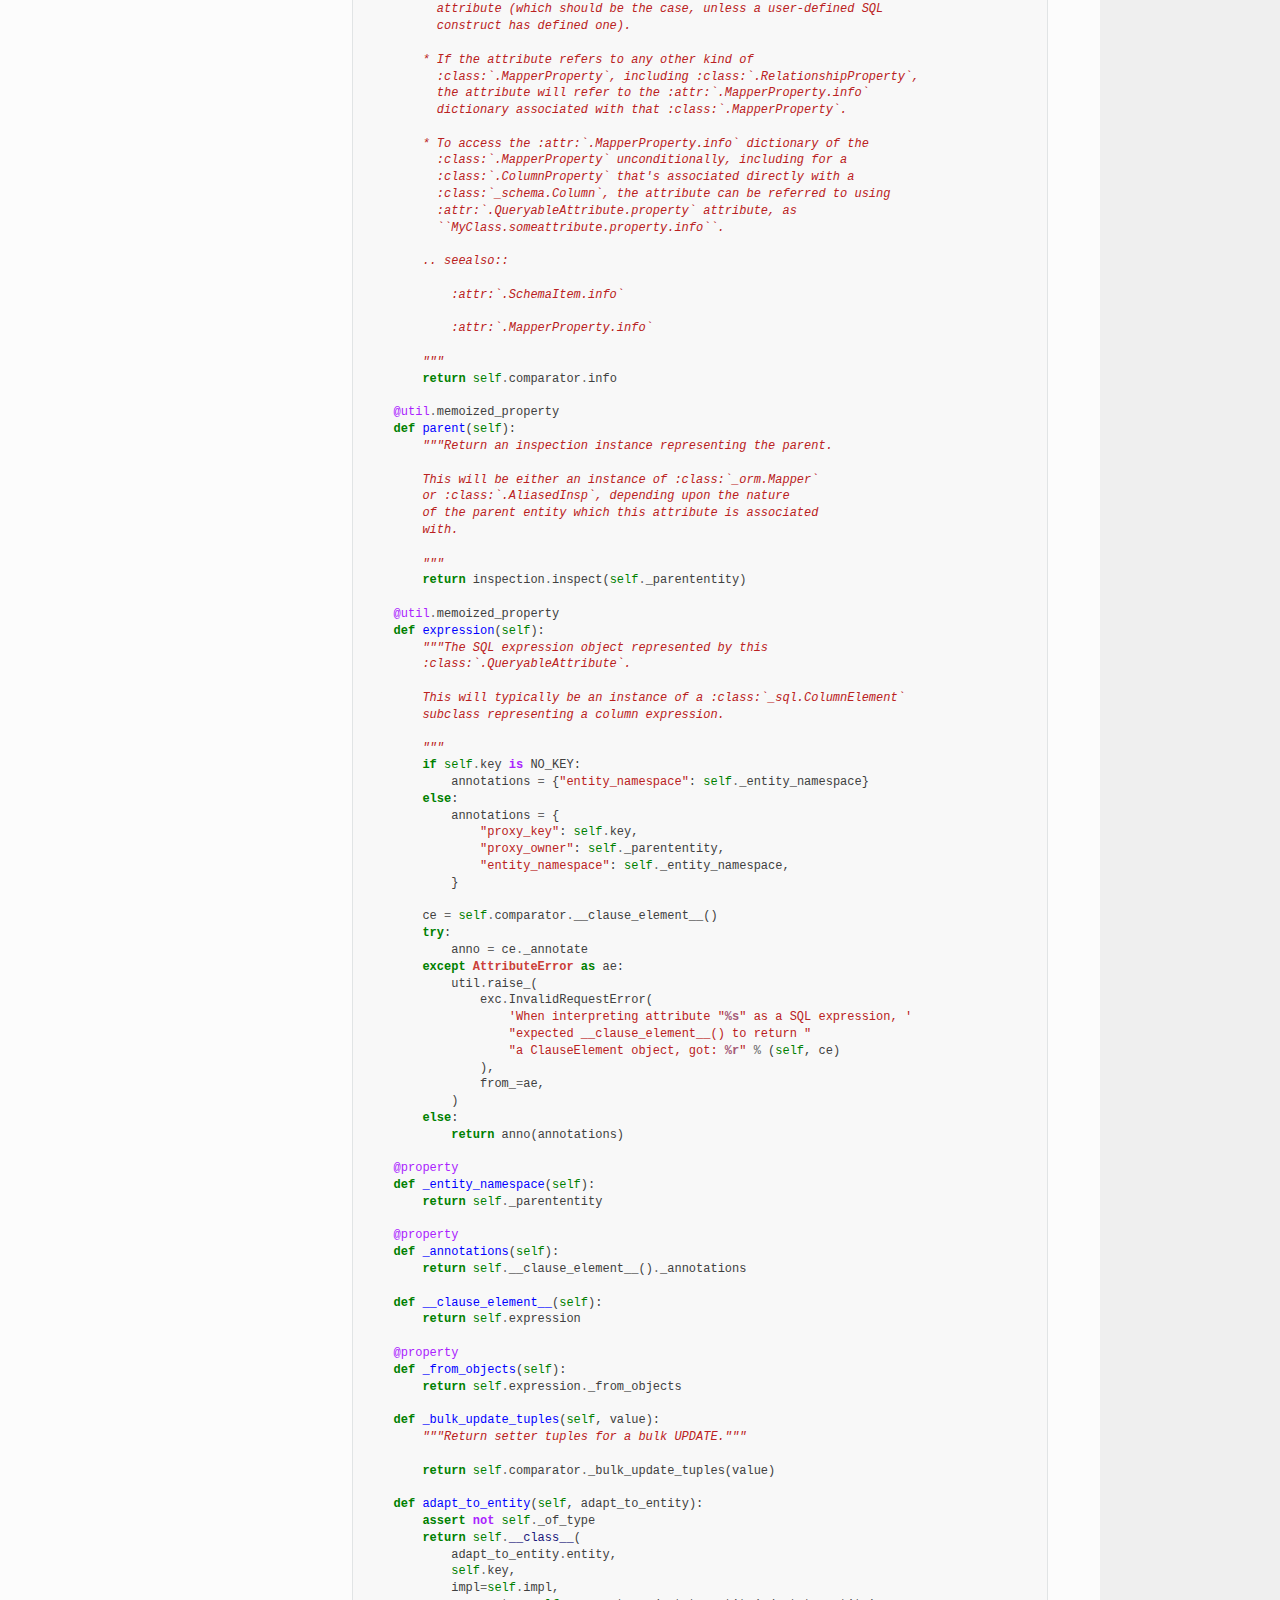
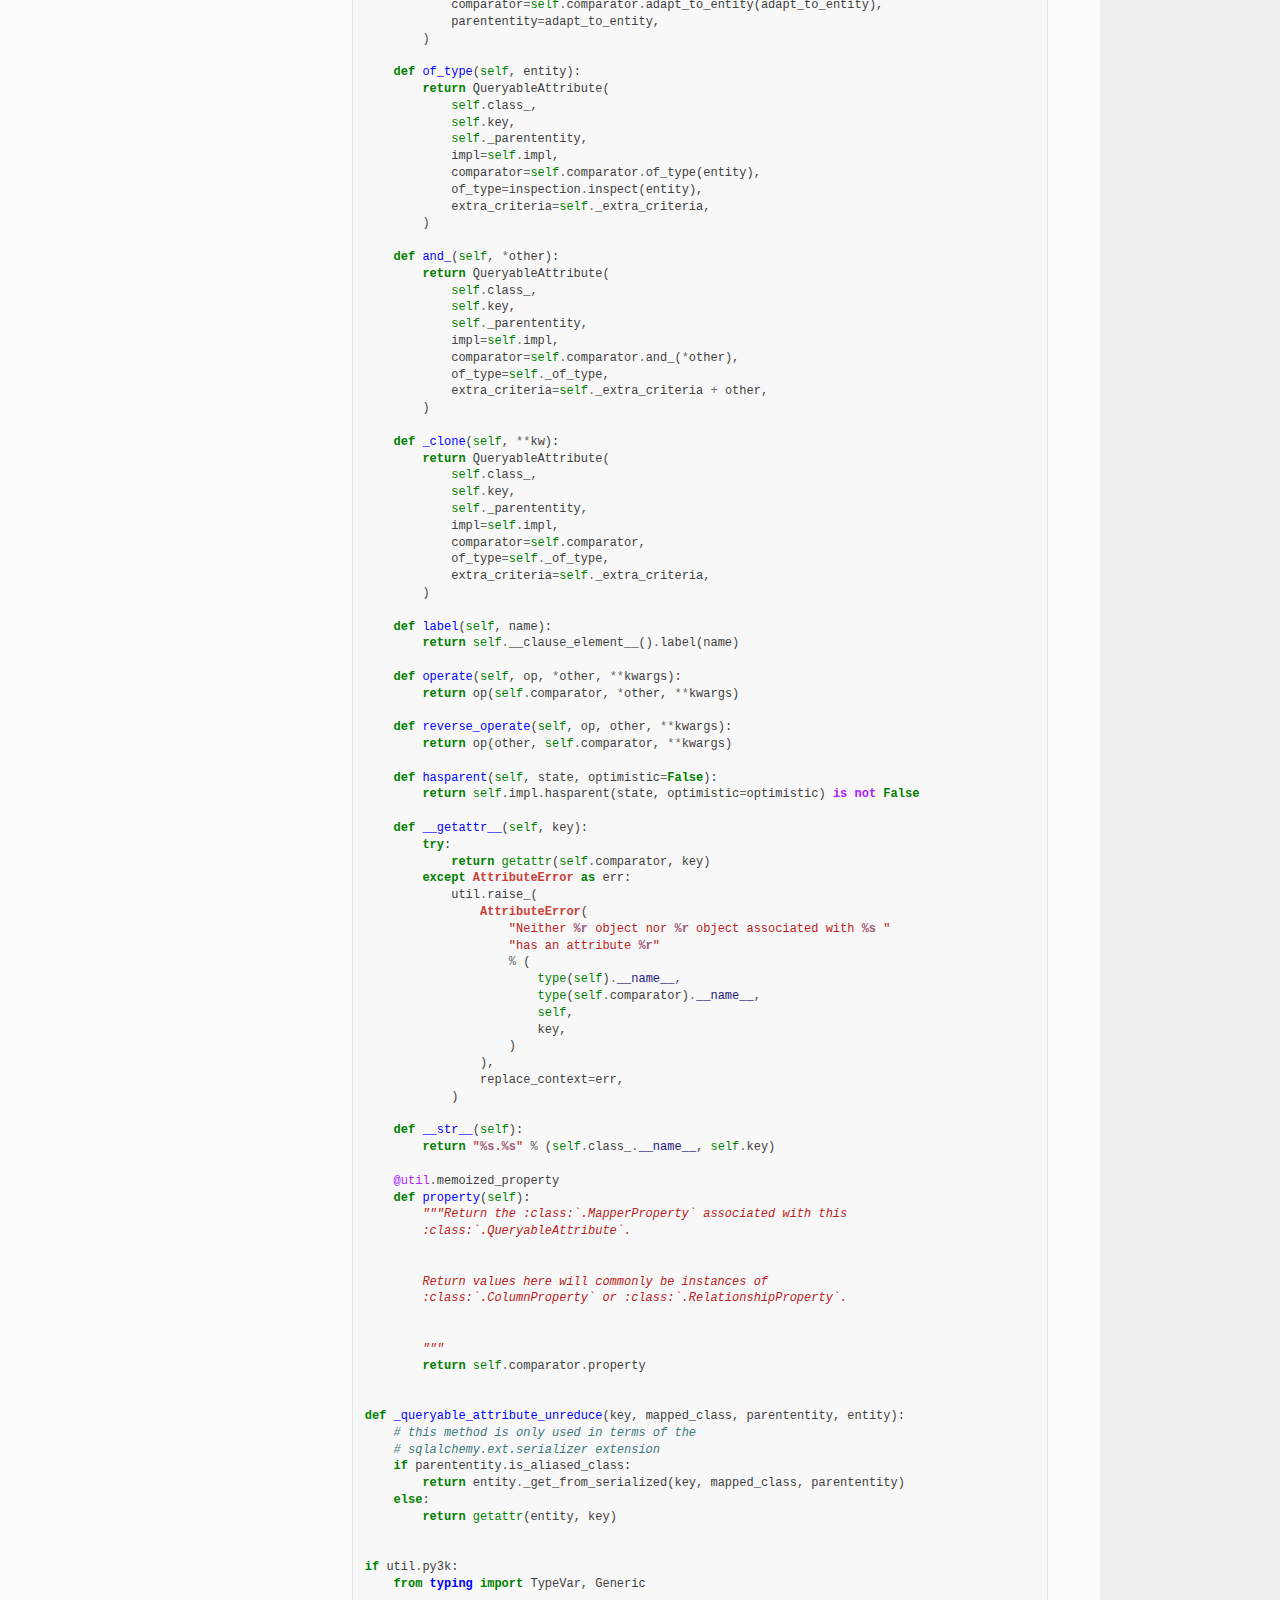
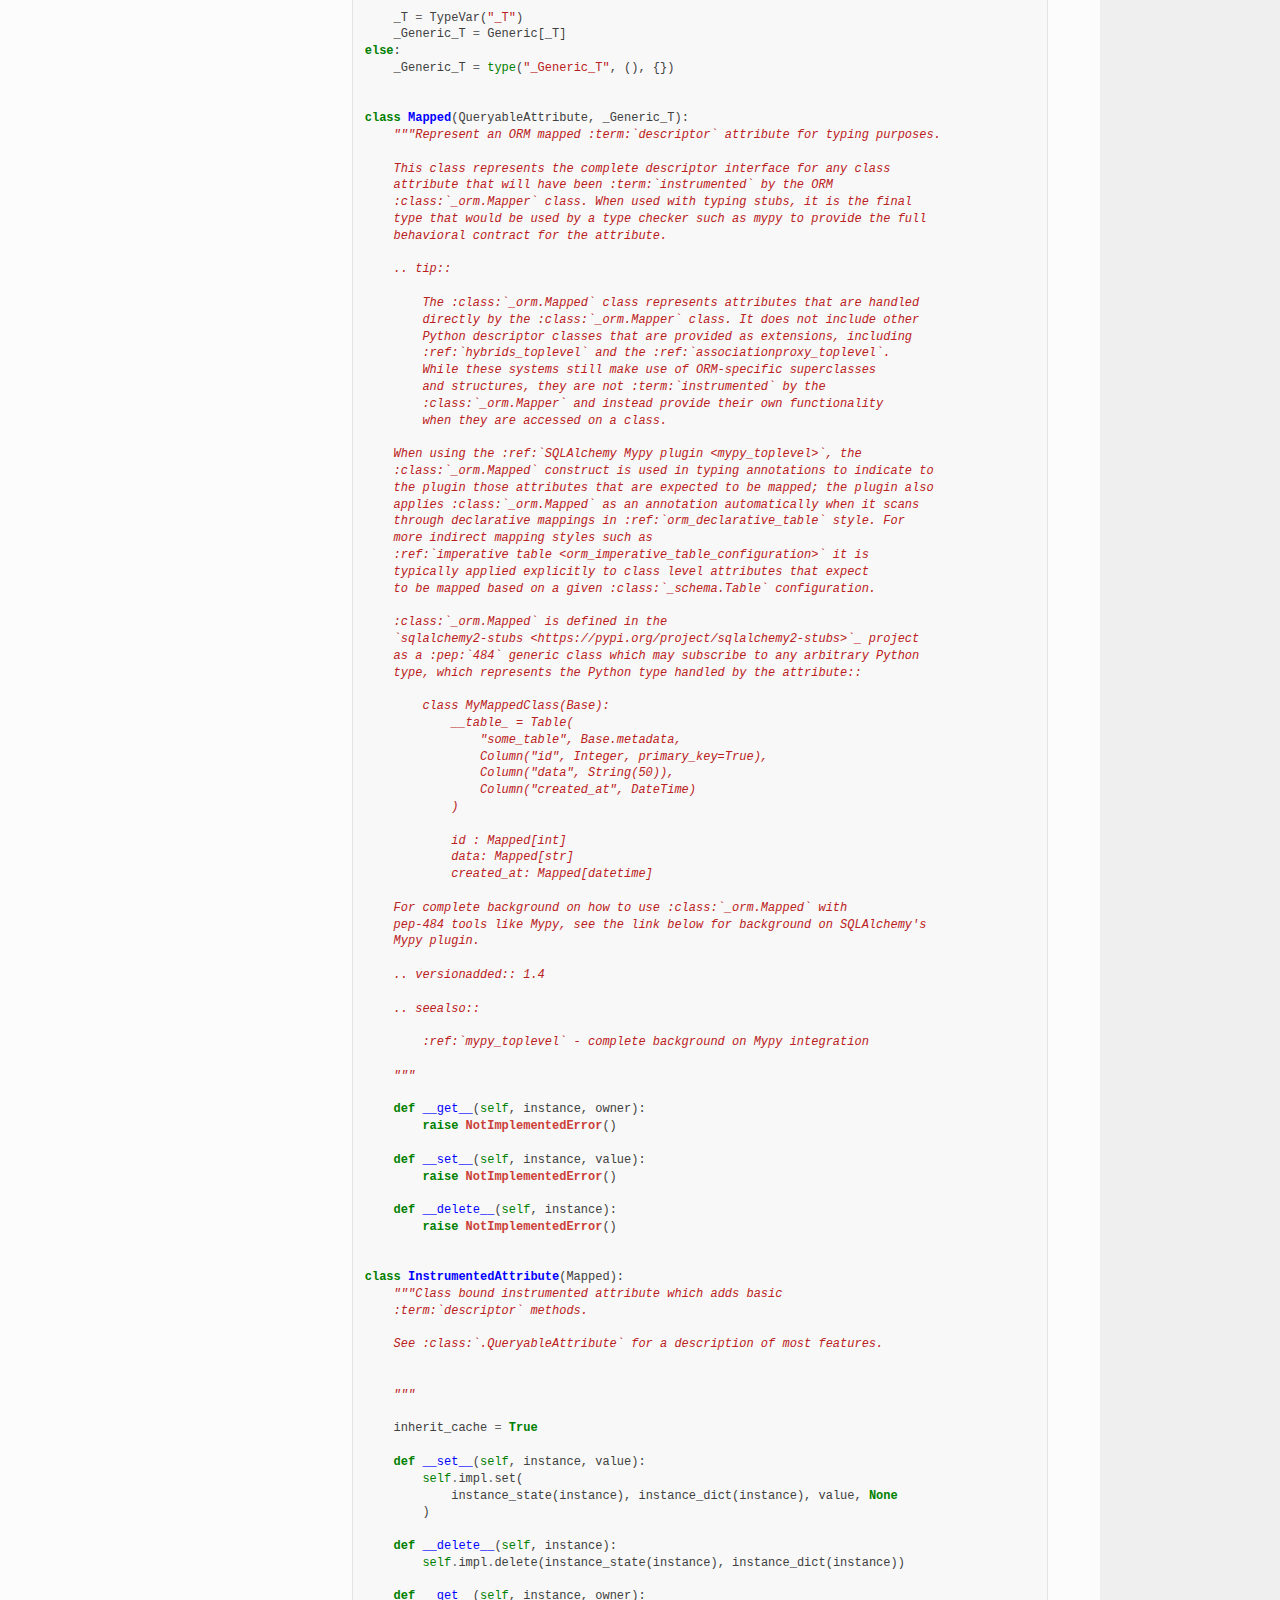
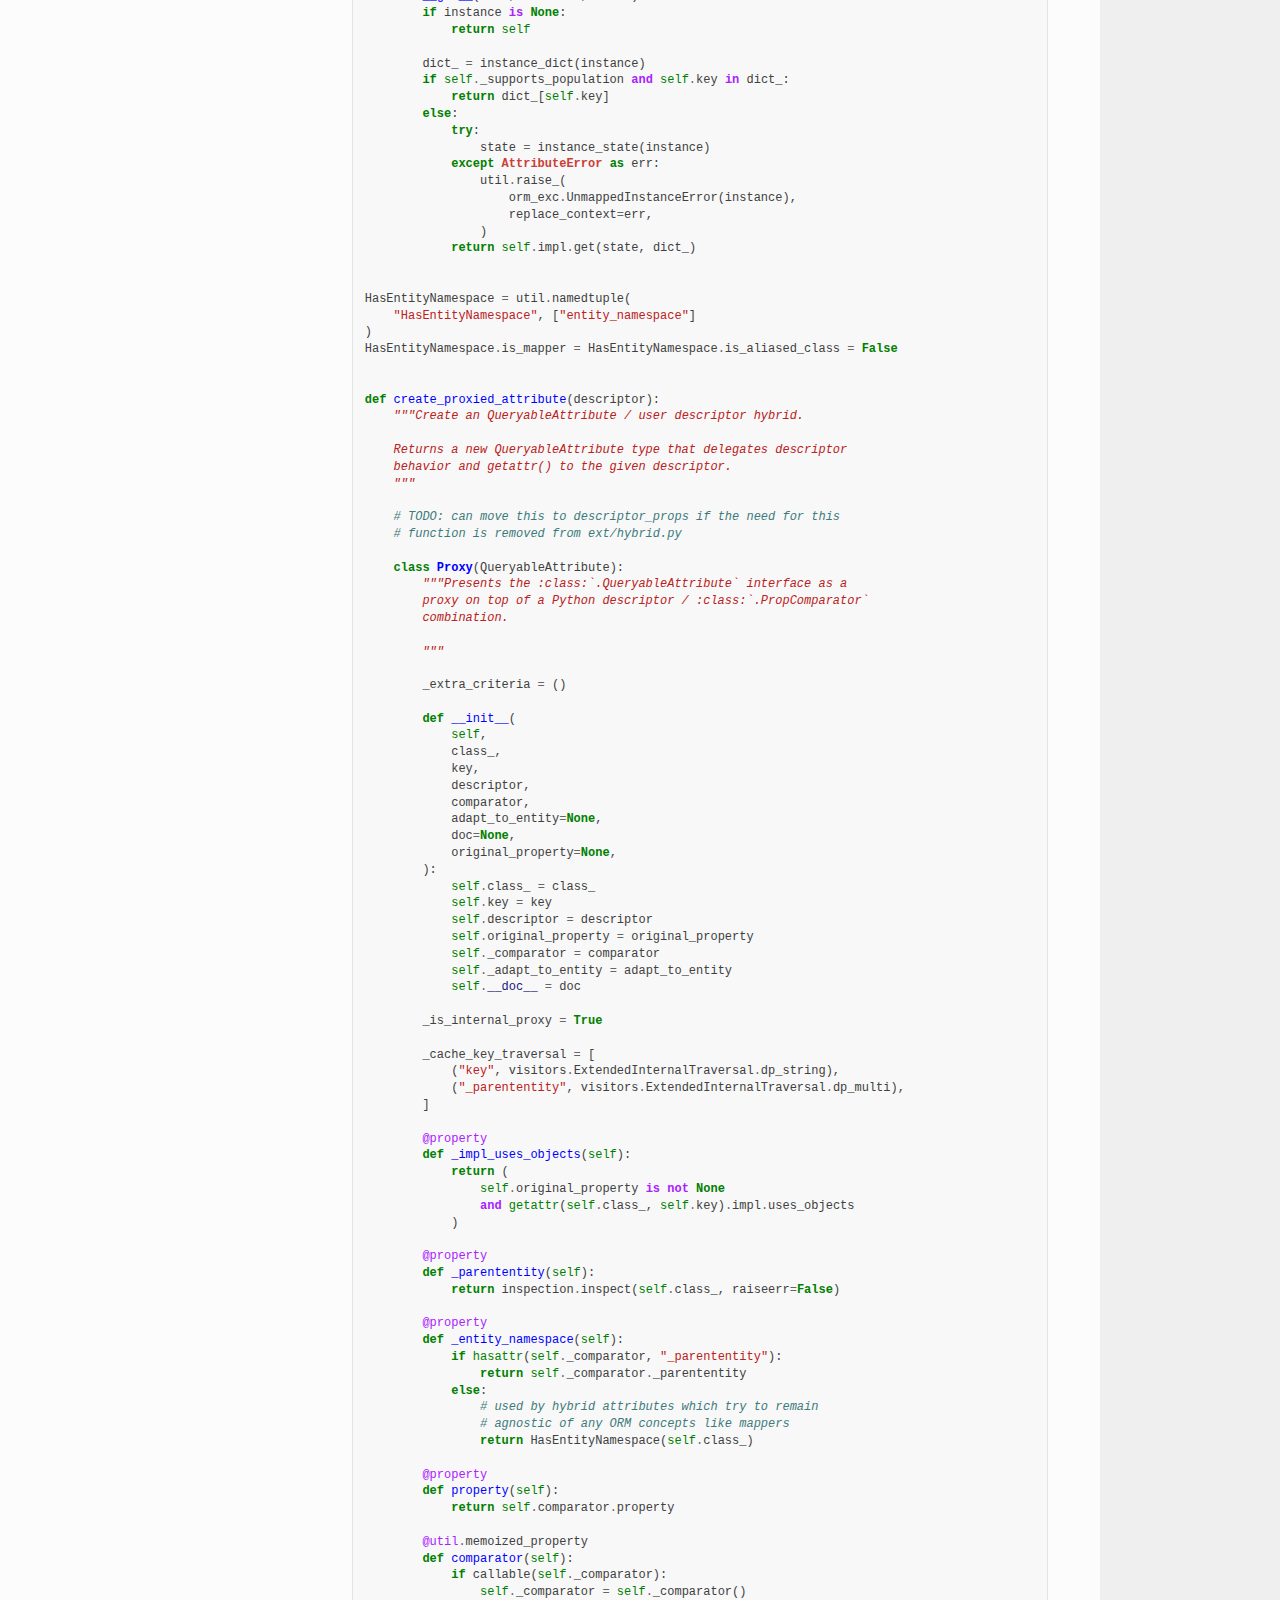
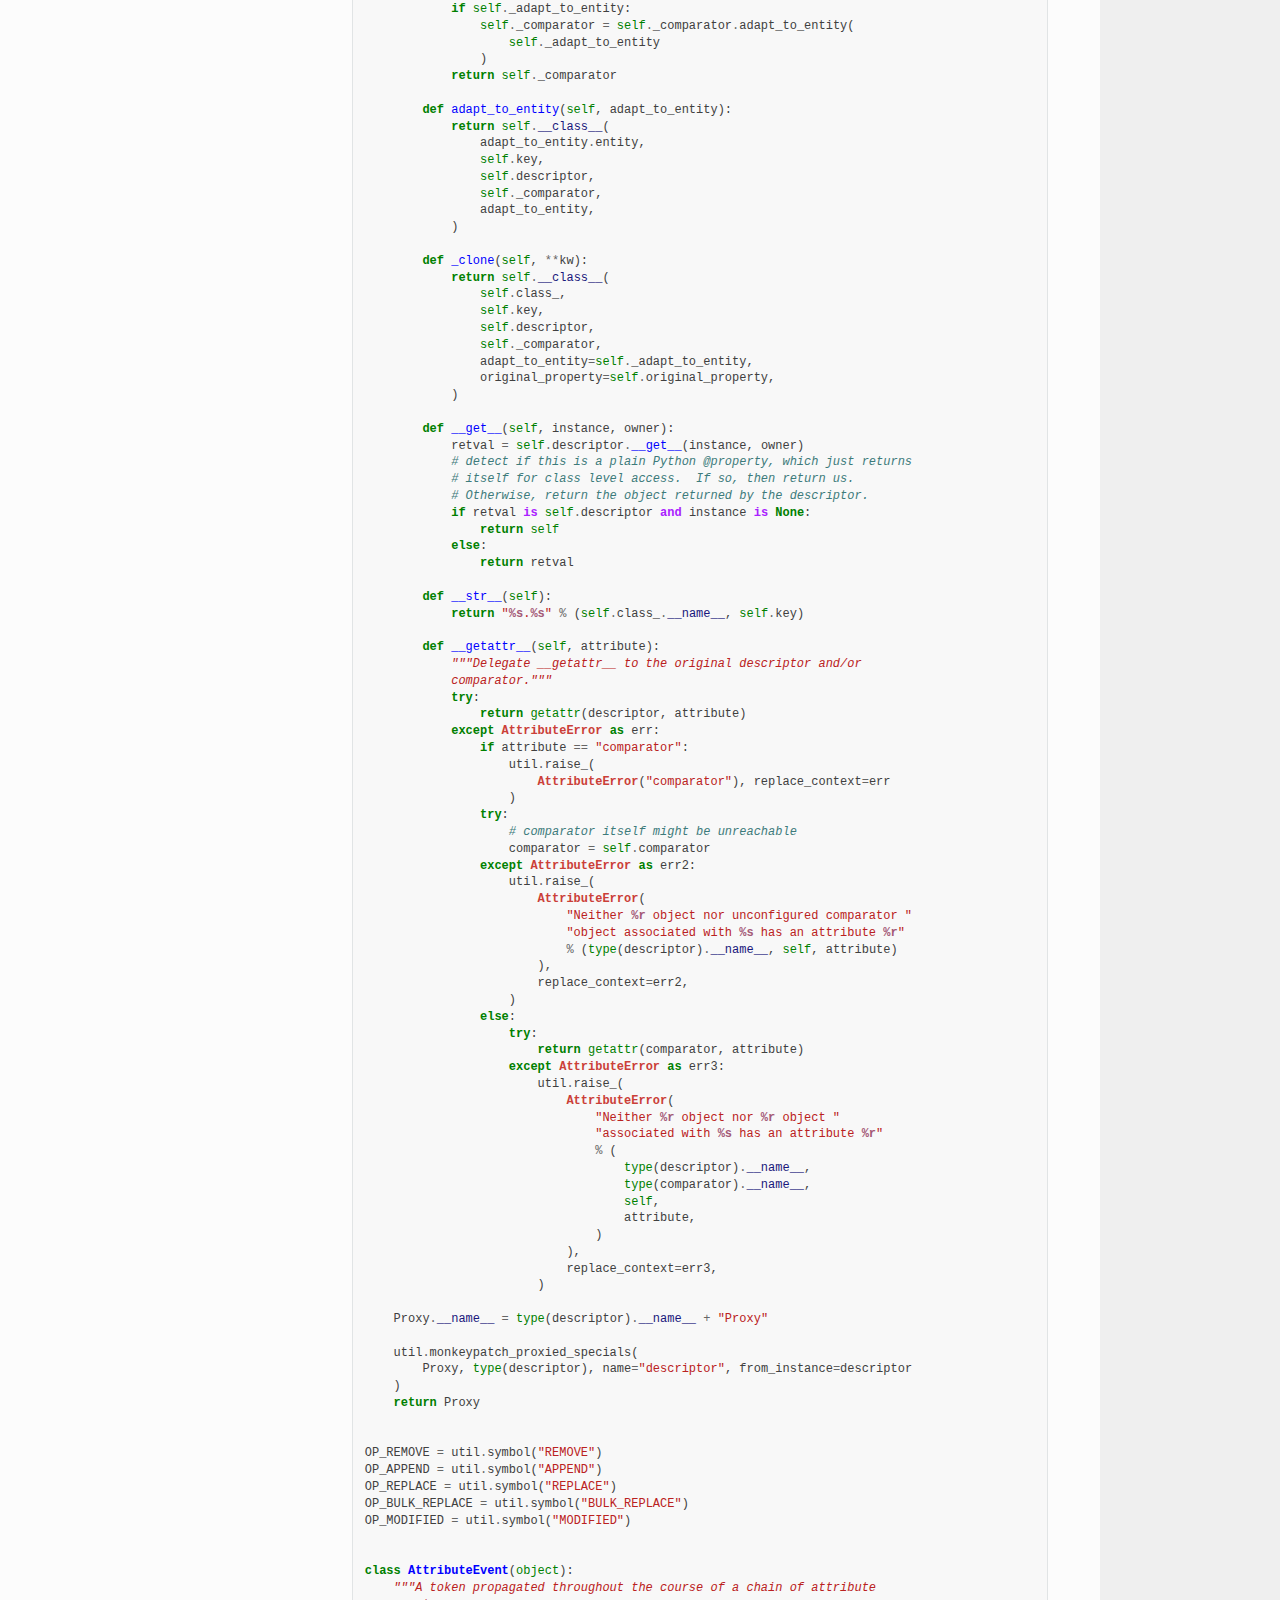
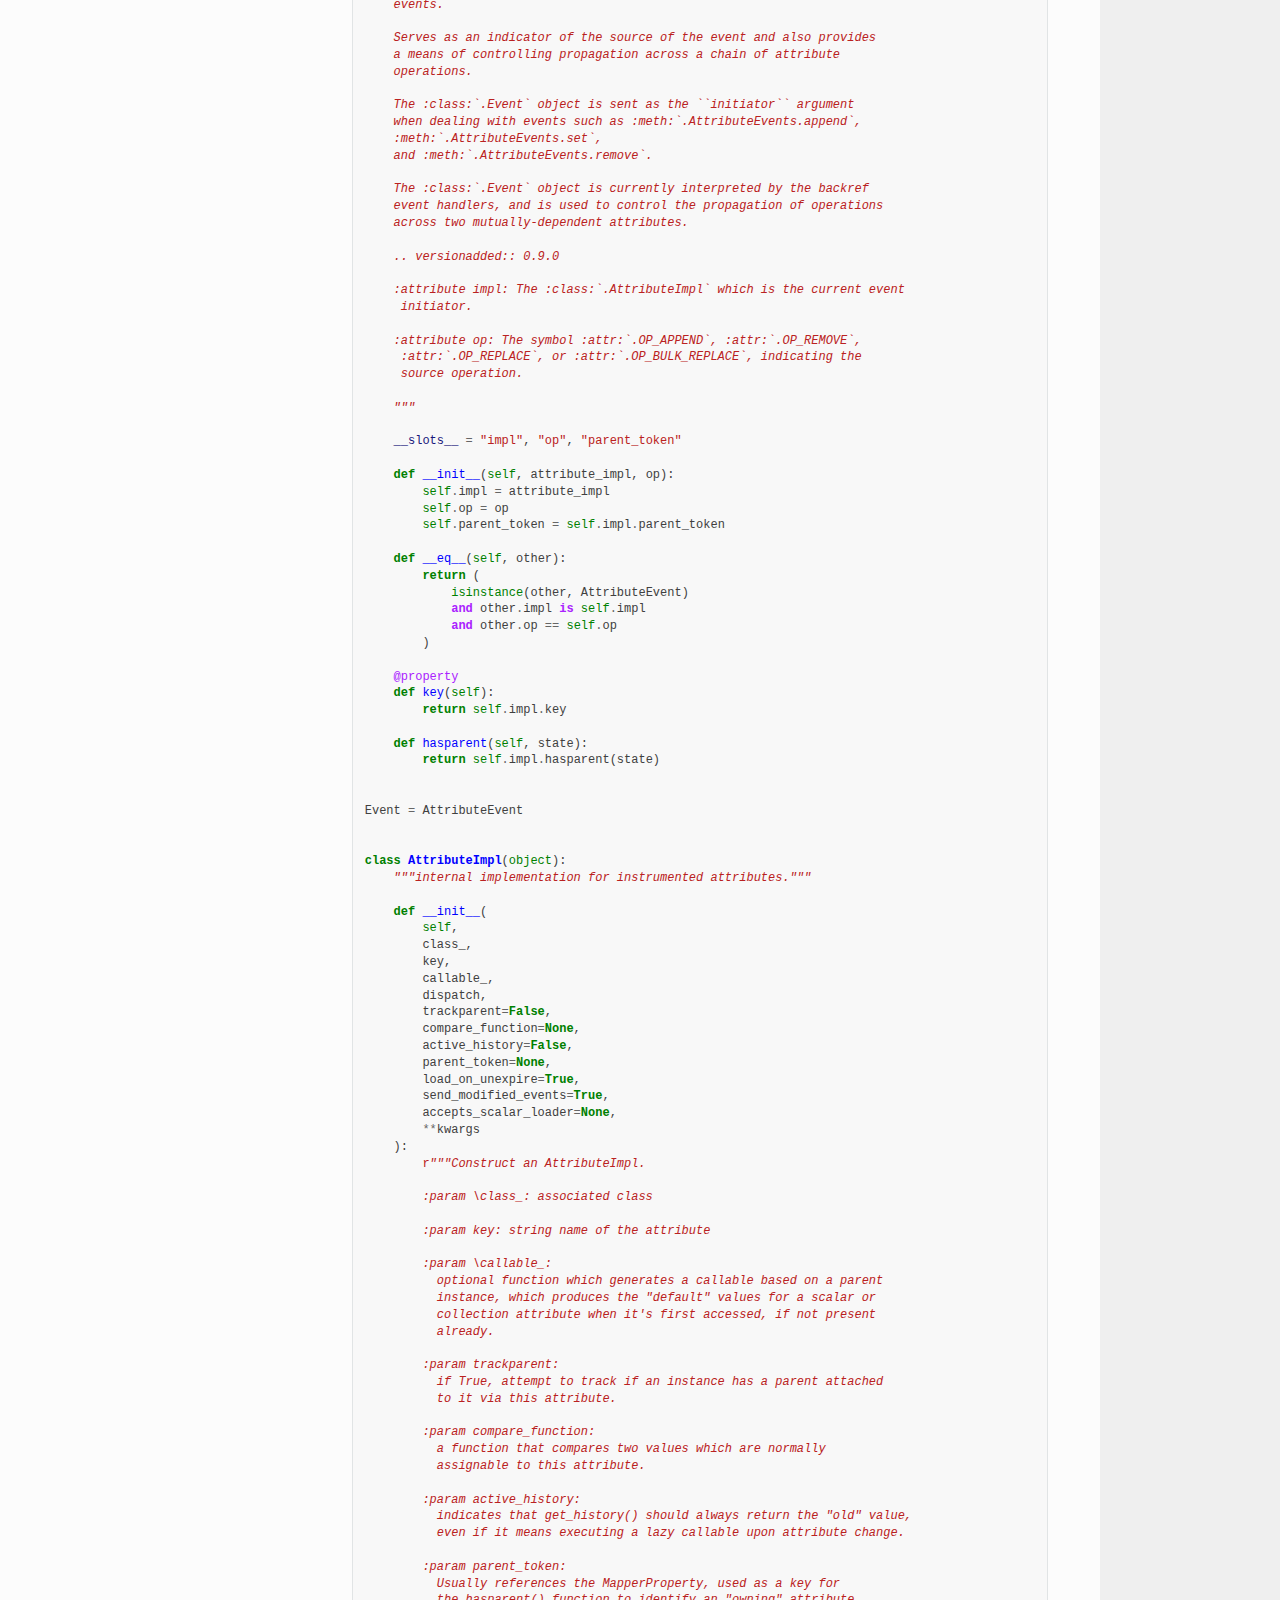
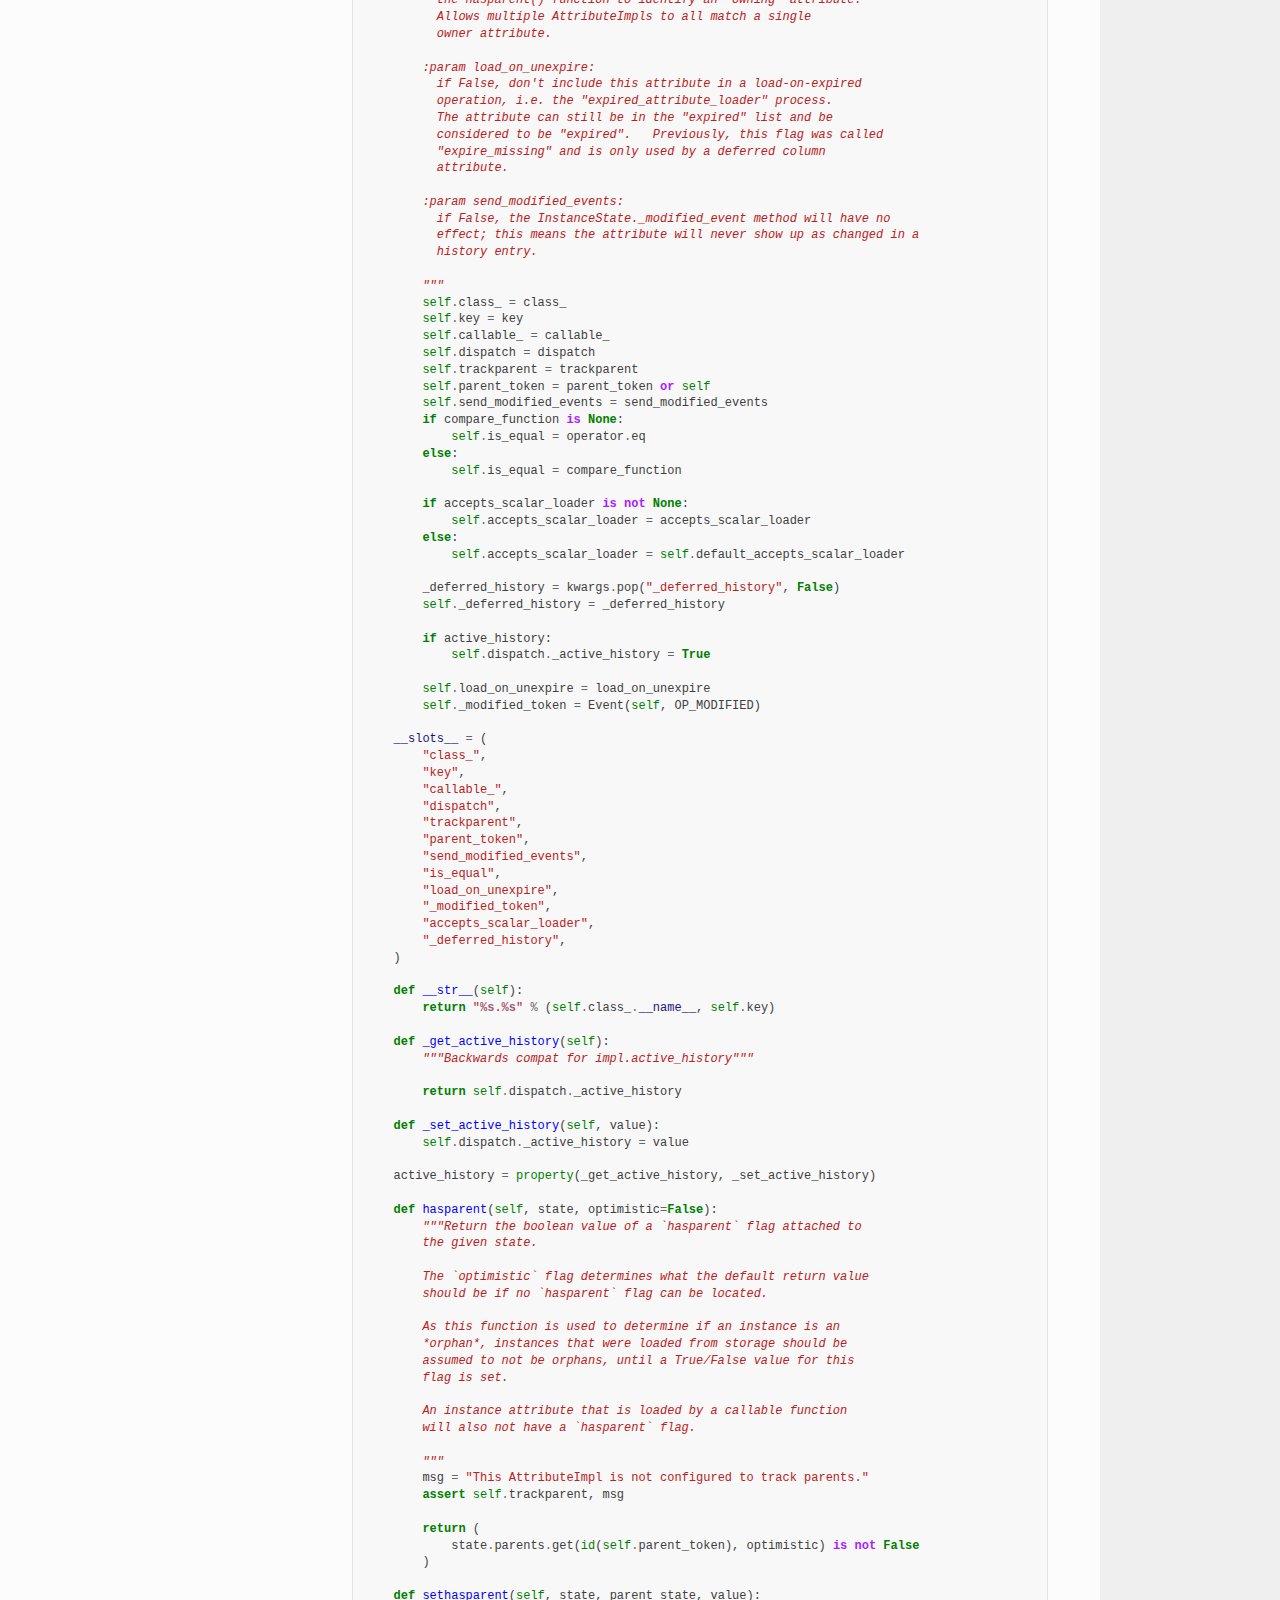
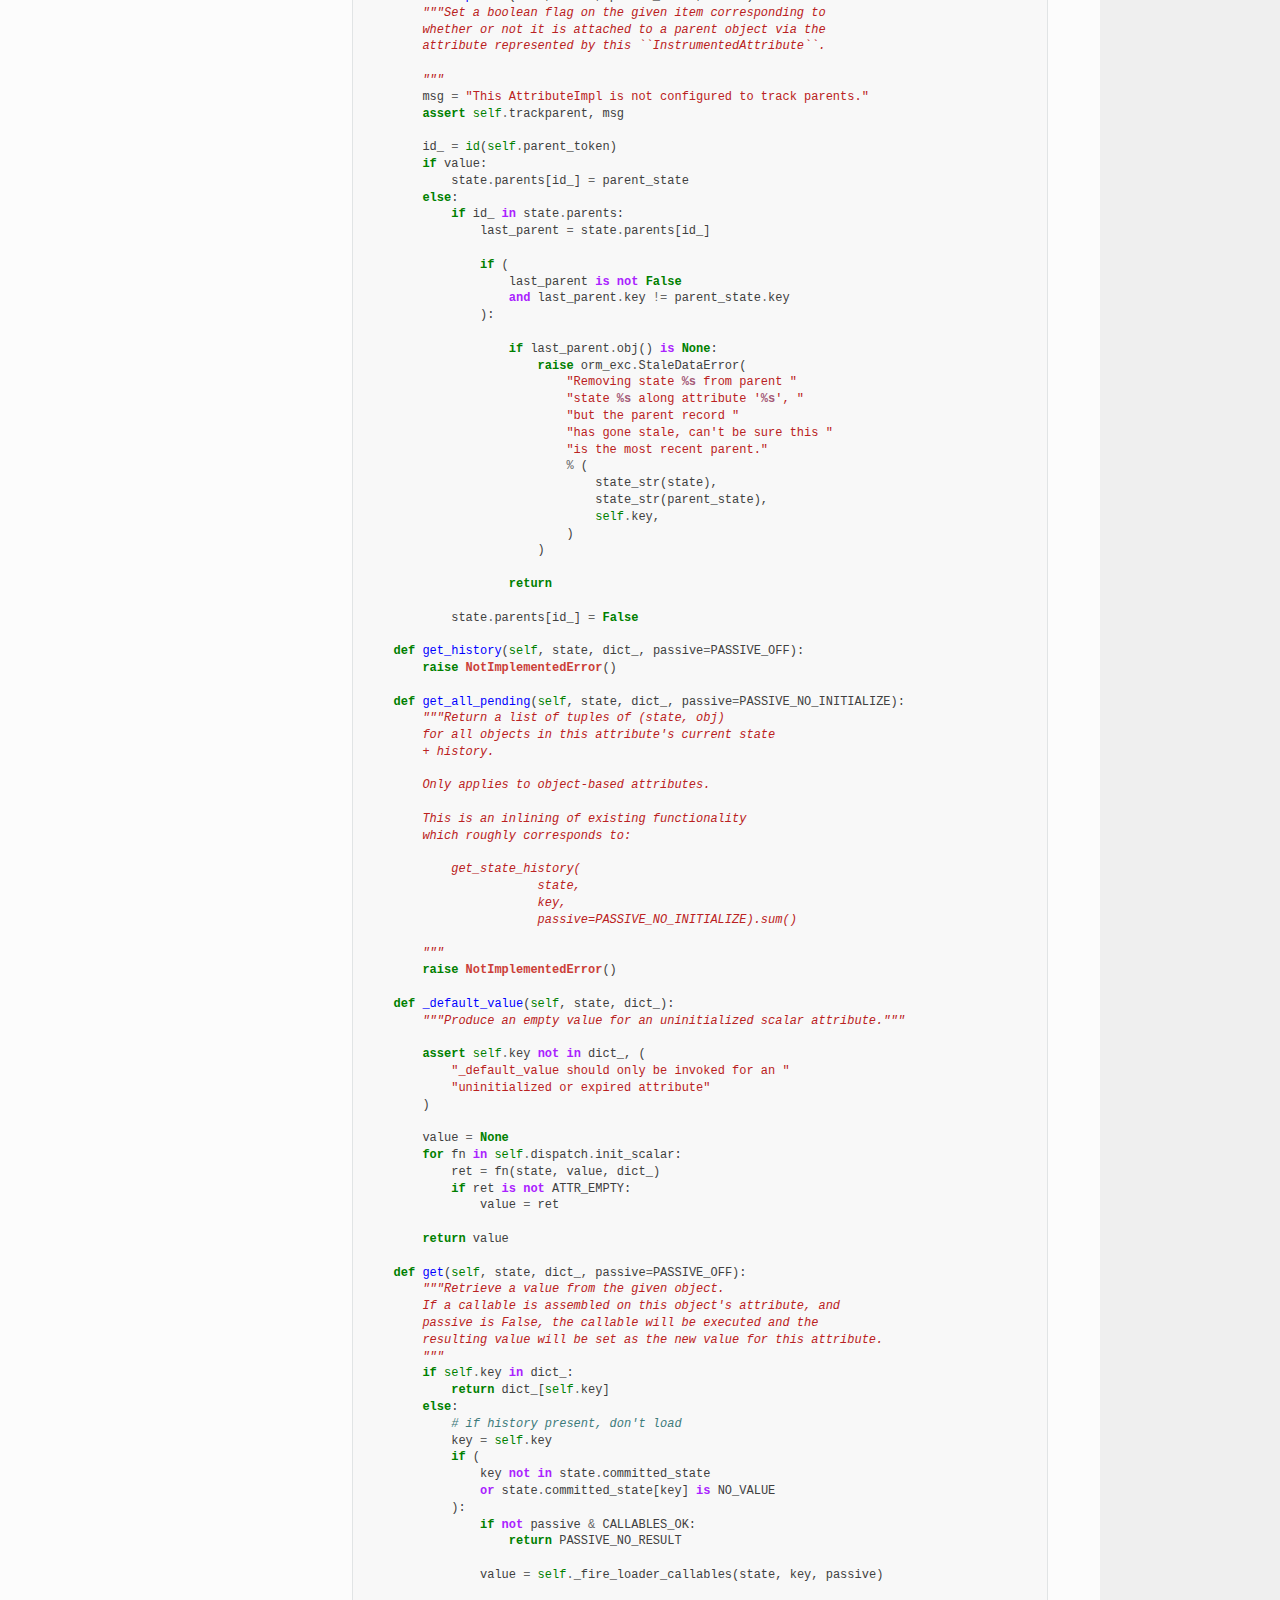
<file: docs/build/html/_modules/sqlalchemy/orm/attributes.html>
<!DOCTYPE html>
<html class="writer-html5" lang="en" >
<head>
  <meta charset="utf-8" />
  <meta name="viewport" content="width=device-width, initial-scale=1.0" />
  <title>sqlalchemy.orm.attributes &mdash; pennylane 0.1 documentation</title>
      <link rel="stylesheet" href="../../../_static/pygments.css" type="text/css" />
      <link rel="stylesheet" href="../../../_static/css/theme.css" type="text/css" />
  <!--[if lt IE 9]>
    <script src="../../../_static/js/html5shiv.min.js"></script>
  <![endif]-->
  
        <script data-url_root="../../../" id="documentation_options" src="../../../_static/documentation_options.js"></script>
        <script src="../../../_static/jquery.js"></script>
        <script src="../../../_static/underscore.js"></script>
        <script src="../../../_static/doctools.js"></script>
    <script src="../../../_static/js/theme.js"></script>
    <link rel="index" title="Index" href="../../../genindex.html" />
    <link rel="search" title="Search" href="../../../search.html" /> 
</head>

<body class="wy-body-for-nav"> 
  <div class="wy-grid-for-nav">
    <nav data-toggle="wy-nav-shift" class="wy-nav-side">
      <div class="wy-side-scroll">
        <div class="wy-side-nav-search" >
            <a href="../../../index.html" class="icon icon-home"> pennylane
          </a>
<div role="search">
  <form id="rtd-search-form" class="wy-form" action="../../../search.html" method="get">
    <input type="text" name="q" placeholder="Search docs" />
    <input type="hidden" name="check_keywords" value="yes" />
    <input type="hidden" name="area" value="default" />
  </form>
</div>
        </div><div class="wy-menu wy-menu-vertical" data-spy="affix" role="navigation" aria-label="Navigation menu">
              <p class="caption" role="heading"><span class="caption-text">Contents:</span></p>
<ul>
<li class="toctree-l1"><a class="reference internal" href="../../../src.html">src package</a></li>
<li class="toctree-l1"><a class="reference internal" href="../../../app.html">app module</a></li>
</ul>

        </div>
      </div>
    </nav>

    <section data-toggle="wy-nav-shift" class="wy-nav-content-wrap"><nav class="wy-nav-top" aria-label="Mobile navigation menu" >
          <i data-toggle="wy-nav-top" class="fa fa-bars"></i>
          <a href="../../../index.html">pennylane</a>
      </nav>

      <div class="wy-nav-content">
        <div class="rst-content">
          <div role="navigation" aria-label="Page navigation">
  <ul class="wy-breadcrumbs">
      <li><a href="../../../index.html" class="icon icon-home"></a> &raquo;</li>
          <li><a href="../../index.html">Module code</a> &raquo;</li>
      <li>sqlalchemy.orm.attributes</li>
      <li class="wy-breadcrumbs-aside">
      </li>
  </ul>
  <hr/>
</div>
          <div role="main" class="document" itemscope="itemscope" itemtype="http://schema.org/Article">
           <div itemprop="articleBody">
             
  <h1>Source code for sqlalchemy.orm.attributes</h1><div class="highlight"><pre>
<span></span><span class="c1"># orm/attributes.py</span>
<span class="c1"># Copyright (C) 2005-2022 the SQLAlchemy authors and contributors</span>
<span class="c1"># &lt;see AUTHORS file&gt;</span>
<span class="c1">#</span>
<span class="c1"># This module is part of SQLAlchemy and is released under</span>
<span class="c1"># the MIT License: https://www.opensource.org/licenses/mit-license.php</span>

<span class="sd">&quot;&quot;&quot;Defines instrumentation for class attributes and their interaction</span>
<span class="sd">with instances.</span>

<span class="sd">This module is usually not directly visible to user applications, but</span>
<span class="sd">defines a large part of the ORM&#39;s interactivity.</span>


<span class="sd">&quot;&quot;&quot;</span>

<span class="kn">import</span> <span class="nn">operator</span>

<span class="kn">from</span> <span class="nn">.</span> <span class="kn">import</span> <span class="n">collections</span>
<span class="kn">from</span> <span class="nn">.</span> <span class="kn">import</span> <span class="n">exc</span> <span class="k">as</span> <span class="n">orm_exc</span>
<span class="kn">from</span> <span class="nn">.</span> <span class="kn">import</span> <span class="n">interfaces</span>
<span class="kn">from</span> <span class="nn">.base</span> <span class="kn">import</span> <span class="n">ATTR_EMPTY</span>
<span class="kn">from</span> <span class="nn">.base</span> <span class="kn">import</span> <span class="n">ATTR_WAS_SET</span>
<span class="kn">from</span> <span class="nn">.base</span> <span class="kn">import</span> <span class="n">CALLABLES_OK</span>
<span class="kn">from</span> <span class="nn">.base</span> <span class="kn">import</span> <span class="n">DEFERRED_HISTORY_LOAD</span>
<span class="kn">from</span> <span class="nn">.base</span> <span class="kn">import</span> <span class="n">INIT_OK</span>
<span class="kn">from</span> <span class="nn">.base</span> <span class="kn">import</span> <span class="n">instance_dict</span>
<span class="kn">from</span> <span class="nn">.base</span> <span class="kn">import</span> <span class="n">instance_state</span>
<span class="kn">from</span> <span class="nn">.base</span> <span class="kn">import</span> <span class="n">instance_str</span>
<span class="kn">from</span> <span class="nn">.base</span> <span class="kn">import</span> <span class="n">LOAD_AGAINST_COMMITTED</span>
<span class="kn">from</span> <span class="nn">.base</span> <span class="kn">import</span> <span class="n">manager_of_class</span>
<span class="kn">from</span> <span class="nn">.base</span> <span class="kn">import</span> <span class="n">NEVER_SET</span>  <span class="c1"># noqa</span>
<span class="kn">from</span> <span class="nn">.base</span> <span class="kn">import</span> <span class="n">NO_AUTOFLUSH</span>
<span class="kn">from</span> <span class="nn">.base</span> <span class="kn">import</span> <span class="n">NO_CHANGE</span>  <span class="c1"># noqa</span>
<span class="kn">from</span> <span class="nn">.base</span> <span class="kn">import</span> <span class="n">NO_RAISE</span>
<span class="kn">from</span> <span class="nn">.base</span> <span class="kn">import</span> <span class="n">NO_VALUE</span>
<span class="kn">from</span> <span class="nn">.base</span> <span class="kn">import</span> <span class="n">NON_PERSISTENT_OK</span>  <span class="c1"># noqa</span>
<span class="kn">from</span> <span class="nn">.base</span> <span class="kn">import</span> <span class="n">PASSIVE_CLASS_MISMATCH</span>  <span class="c1"># noqa</span>
<span class="kn">from</span> <span class="nn">.base</span> <span class="kn">import</span> <span class="n">PASSIVE_NO_FETCH</span>
<span class="kn">from</span> <span class="nn">.base</span> <span class="kn">import</span> <span class="n">PASSIVE_NO_FETCH_RELATED</span>  <span class="c1"># noqa</span>
<span class="kn">from</span> <span class="nn">.base</span> <span class="kn">import</span> <span class="n">PASSIVE_NO_INITIALIZE</span>
<span class="kn">from</span> <span class="nn">.base</span> <span class="kn">import</span> <span class="n">PASSIVE_NO_RESULT</span>
<span class="kn">from</span> <span class="nn">.base</span> <span class="kn">import</span> <span class="n">PASSIVE_OFF</span>
<span class="kn">from</span> <span class="nn">.base</span> <span class="kn">import</span> <span class="n">PASSIVE_ONLY_PERSISTENT</span>
<span class="kn">from</span> <span class="nn">.base</span> <span class="kn">import</span> <span class="n">PASSIVE_RETURN_NO_VALUE</span>
<span class="kn">from</span> <span class="nn">.base</span> <span class="kn">import</span> <span class="n">RELATED_OBJECT_OK</span>  <span class="c1"># noqa</span>
<span class="kn">from</span> <span class="nn">.base</span> <span class="kn">import</span> <span class="n">SQL_OK</span>  <span class="c1"># noqa</span>
<span class="kn">from</span> <span class="nn">.base</span> <span class="kn">import</span> <span class="n">state_str</span>
<span class="kn">from</span> <span class="nn">..</span> <span class="kn">import</span> <span class="n">event</span>
<span class="kn">from</span> <span class="nn">..</span> <span class="kn">import</span> <span class="n">exc</span>
<span class="kn">from</span> <span class="nn">..</span> <span class="kn">import</span> <span class="n">inspection</span>
<span class="kn">from</span> <span class="nn">..</span> <span class="kn">import</span> <span class="n">util</span>
<span class="kn">from</span> <span class="nn">..sql</span> <span class="kn">import</span> <span class="n">base</span> <span class="k">as</span> <span class="n">sql_base</span>
<span class="kn">from</span> <span class="nn">..sql</span> <span class="kn">import</span> <span class="n">roles</span>
<span class="kn">from</span> <span class="nn">..sql</span> <span class="kn">import</span> <span class="n">traversals</span>
<span class="kn">from</span> <span class="nn">..sql</span> <span class="kn">import</span> <span class="n">visitors</span>


<span class="k">class</span> <span class="nc">NoKey</span><span class="p">(</span><span class="nb">str</span><span class="p">):</span>
    <span class="k">pass</span>


<span class="n">NO_KEY</span> <span class="o">=</span> <span class="n">NoKey</span><span class="p">(</span><span class="s2">&quot;no name&quot;</span><span class="p">)</span>


<span class="nd">@inspection</span><span class="o">.</span><span class="n">_self_inspects</span>
<span class="k">class</span> <span class="nc">QueryableAttribute</span><span class="p">(</span>
    <span class="n">interfaces</span><span class="o">.</span><span class="n">_MappedAttribute</span><span class="p">,</span>
    <span class="n">interfaces</span><span class="o">.</span><span class="n">InspectionAttr</span><span class="p">,</span>
    <span class="n">interfaces</span><span class="o">.</span><span class="n">PropComparator</span><span class="p">,</span>
    <span class="n">traversals</span><span class="o">.</span><span class="n">HasCopyInternals</span><span class="p">,</span>
    <span class="n">roles</span><span class="o">.</span><span class="n">JoinTargetRole</span><span class="p">,</span>
    <span class="n">roles</span><span class="o">.</span><span class="n">OnClauseRole</span><span class="p">,</span>
    <span class="n">sql_base</span><span class="o">.</span><span class="n">Immutable</span><span class="p">,</span>
    <span class="n">sql_base</span><span class="o">.</span><span class="n">MemoizedHasCacheKey</span><span class="p">,</span>
<span class="p">):</span>
    <span class="sd">&quot;&quot;&quot;Base class for :term:`descriptor` objects that intercept</span>
<span class="sd">    attribute events on behalf of a :class:`.MapperProperty`</span>
<span class="sd">    object.  The actual :class:`.MapperProperty` is accessible</span>
<span class="sd">    via the :attr:`.QueryableAttribute.property`</span>
<span class="sd">    attribute.</span>


<span class="sd">    .. seealso::</span>

<span class="sd">        :class:`.InstrumentedAttribute`</span>

<span class="sd">        :class:`.MapperProperty`</span>

<span class="sd">        :attr:`_orm.Mapper.all_orm_descriptors`</span>

<span class="sd">        :attr:`_orm.Mapper.attrs`</span>
<span class="sd">    &quot;&quot;&quot;</span>

    <span class="n">is_attribute</span> <span class="o">=</span> <span class="kc">True</span>

    <span class="c1"># PropComparator has a __visit_name__ to participate within</span>
    <span class="c1"># traversals.   Disambiguate the attribute vs. a comparator.</span>
    <span class="n">__visit_name__</span> <span class="o">=</span> <span class="s2">&quot;orm_instrumented_attribute&quot;</span>

    <span class="k">def</span> <span class="fm">__init__</span><span class="p">(</span>
        <span class="bp">self</span><span class="p">,</span>
        <span class="n">class_</span><span class="p">,</span>
        <span class="n">key</span><span class="p">,</span>
        <span class="n">parententity</span><span class="p">,</span>
        <span class="n">impl</span><span class="o">=</span><span class="kc">None</span><span class="p">,</span>
        <span class="n">comparator</span><span class="o">=</span><span class="kc">None</span><span class="p">,</span>
        <span class="n">of_type</span><span class="o">=</span><span class="kc">None</span><span class="p">,</span>
        <span class="n">extra_criteria</span><span class="o">=</span><span class="p">(),</span>
    <span class="p">):</span>
        <span class="bp">self</span><span class="o">.</span><span class="n">class_</span> <span class="o">=</span> <span class="n">class_</span>
        <span class="bp">self</span><span class="o">.</span><span class="n">key</span> <span class="o">=</span> <span class="n">key</span>
        <span class="bp">self</span><span class="o">.</span><span class="n">_parententity</span> <span class="o">=</span> <span class="n">parententity</span>
        <span class="bp">self</span><span class="o">.</span><span class="n">impl</span> <span class="o">=</span> <span class="n">impl</span>
        <span class="bp">self</span><span class="o">.</span><span class="n">comparator</span> <span class="o">=</span> <span class="n">comparator</span>
        <span class="bp">self</span><span class="o">.</span><span class="n">_of_type</span> <span class="o">=</span> <span class="n">of_type</span>
        <span class="bp">self</span><span class="o">.</span><span class="n">_extra_criteria</span> <span class="o">=</span> <span class="n">extra_criteria</span>

        <span class="n">manager</span> <span class="o">=</span> <span class="n">manager_of_class</span><span class="p">(</span><span class="n">class_</span><span class="p">)</span>
        <span class="c1"># manager is None in the case of AliasedClass</span>
        <span class="k">if</span> <span class="n">manager</span><span class="p">:</span>
            <span class="c1"># propagate existing event listeners from</span>
            <span class="c1"># immediate superclass</span>
            <span class="k">for</span> <span class="n">base</span> <span class="ow">in</span> <span class="n">manager</span><span class="o">.</span><span class="n">_bases</span><span class="p">:</span>
                <span class="k">if</span> <span class="n">key</span> <span class="ow">in</span> <span class="n">base</span><span class="p">:</span>
                    <span class="bp">self</span><span class="o">.</span><span class="n">dispatch</span><span class="o">.</span><span class="n">_update</span><span class="p">(</span><span class="n">base</span><span class="p">[</span><span class="n">key</span><span class="p">]</span><span class="o">.</span><span class="n">dispatch</span><span class="p">)</span>
                    <span class="k">if</span> <span class="n">base</span><span class="p">[</span><span class="n">key</span><span class="p">]</span><span class="o">.</span><span class="n">dispatch</span><span class="o">.</span><span class="n">_active_history</span><span class="p">:</span>
                        <span class="bp">self</span><span class="o">.</span><span class="n">dispatch</span><span class="o">.</span><span class="n">_active_history</span> <span class="o">=</span> <span class="kc">True</span>

    <span class="n">_cache_key_traversal</span> <span class="o">=</span> <span class="p">[</span>
        <span class="p">(</span><span class="s2">&quot;key&quot;</span><span class="p">,</span> <span class="n">visitors</span><span class="o">.</span><span class="n">ExtendedInternalTraversal</span><span class="o">.</span><span class="n">dp_string</span><span class="p">),</span>
        <span class="p">(</span><span class="s2">&quot;_parententity&quot;</span><span class="p">,</span> <span class="n">visitors</span><span class="o">.</span><span class="n">ExtendedInternalTraversal</span><span class="o">.</span><span class="n">dp_multi</span><span class="p">),</span>
        <span class="p">(</span><span class="s2">&quot;_of_type&quot;</span><span class="p">,</span> <span class="n">visitors</span><span class="o">.</span><span class="n">ExtendedInternalTraversal</span><span class="o">.</span><span class="n">dp_multi</span><span class="p">),</span>
        <span class="p">(</span><span class="s2">&quot;_extra_criteria&quot;</span><span class="p">,</span> <span class="n">visitors</span><span class="o">.</span><span class="n">InternalTraversal</span><span class="o">.</span><span class="n">dp_clauseelement_list</span><span class="p">),</span>
    <span class="p">]</span>

    <span class="k">def</span> <span class="nf">__reduce__</span><span class="p">(</span><span class="bp">self</span><span class="p">):</span>
        <span class="c1"># this method is only used in terms of the</span>
        <span class="c1"># sqlalchemy.ext.serializer extension</span>
        <span class="k">return</span> <span class="p">(</span>
            <span class="n">_queryable_attribute_unreduce</span><span class="p">,</span>
            <span class="p">(</span>
                <span class="bp">self</span><span class="o">.</span><span class="n">key</span><span class="p">,</span>
                <span class="bp">self</span><span class="o">.</span><span class="n">_parententity</span><span class="o">.</span><span class="n">mapper</span><span class="o">.</span><span class="n">class_</span><span class="p">,</span>
                <span class="bp">self</span><span class="o">.</span><span class="n">_parententity</span><span class="p">,</span>
                <span class="bp">self</span><span class="o">.</span><span class="n">_parententity</span><span class="o">.</span><span class="n">entity</span><span class="p">,</span>
            <span class="p">),</span>
        <span class="p">)</span>

    <span class="nd">@util</span><span class="o">.</span><span class="n">memoized_property</span>
    <span class="k">def</span> <span class="nf">_supports_population</span><span class="p">(</span><span class="bp">self</span><span class="p">):</span>
        <span class="k">return</span> <span class="bp">self</span><span class="o">.</span><span class="n">impl</span><span class="o">.</span><span class="n">supports_population</span>

    <span class="nd">@property</span>
    <span class="k">def</span> <span class="nf">_impl_uses_objects</span><span class="p">(</span><span class="bp">self</span><span class="p">):</span>
        <span class="k">return</span> <span class="bp">self</span><span class="o">.</span><span class="n">impl</span><span class="o">.</span><span class="n">uses_objects</span>

    <span class="k">def</span> <span class="nf">get_history</span><span class="p">(</span><span class="bp">self</span><span class="p">,</span> <span class="n">instance</span><span class="p">,</span> <span class="n">passive</span><span class="o">=</span><span class="n">PASSIVE_OFF</span><span class="p">):</span>
        <span class="k">return</span> <span class="bp">self</span><span class="o">.</span><span class="n">impl</span><span class="o">.</span><span class="n">get_history</span><span class="p">(</span>
            <span class="n">instance_state</span><span class="p">(</span><span class="n">instance</span><span class="p">),</span> <span class="n">instance_dict</span><span class="p">(</span><span class="n">instance</span><span class="p">),</span> <span class="n">passive</span>
        <span class="p">)</span>

    <span class="nd">@util</span><span class="o">.</span><span class="n">memoized_property</span>
    <span class="k">def</span> <span class="nf">info</span><span class="p">(</span><span class="bp">self</span><span class="p">):</span>
        <span class="sd">&quot;&quot;&quot;Return the &#39;info&#39; dictionary for the underlying SQL element.</span>

<span class="sd">        The behavior here is as follows:</span>

<span class="sd">        * If the attribute is a column-mapped property, i.e.</span>
<span class="sd">          :class:`.ColumnProperty`, which is mapped directly</span>
<span class="sd">          to a schema-level :class:`_schema.Column` object, this attribute</span>
<span class="sd">          will return the :attr:`.SchemaItem.info` dictionary associated</span>
<span class="sd">          with the core-level :class:`_schema.Column` object.</span>

<span class="sd">        * If the attribute is a :class:`.ColumnProperty` but is mapped to</span>
<span class="sd">          any other kind of SQL expression other than a</span>
<span class="sd">          :class:`_schema.Column`,</span>
<span class="sd">          the attribute will refer to the :attr:`.MapperProperty.info`</span>
<span class="sd">          dictionary associated directly with the :class:`.ColumnProperty`,</span>
<span class="sd">          assuming the SQL expression itself does not have its own ``.info``</span>
<span class="sd">          attribute (which should be the case, unless a user-defined SQL</span>
<span class="sd">          construct has defined one).</span>

<span class="sd">        * If the attribute refers to any other kind of</span>
<span class="sd">          :class:`.MapperProperty`, including :class:`.RelationshipProperty`,</span>
<span class="sd">          the attribute will refer to the :attr:`.MapperProperty.info`</span>
<span class="sd">          dictionary associated with that :class:`.MapperProperty`.</span>

<span class="sd">        * To access the :attr:`.MapperProperty.info` dictionary of the</span>
<span class="sd">          :class:`.MapperProperty` unconditionally, including for a</span>
<span class="sd">          :class:`.ColumnProperty` that&#39;s associated directly with a</span>
<span class="sd">          :class:`_schema.Column`, the attribute can be referred to using</span>
<span class="sd">          :attr:`.QueryableAttribute.property` attribute, as</span>
<span class="sd">          ``MyClass.someattribute.property.info``.</span>

<span class="sd">        .. seealso::</span>

<span class="sd">            :attr:`.SchemaItem.info`</span>

<span class="sd">            :attr:`.MapperProperty.info`</span>

<span class="sd">        &quot;&quot;&quot;</span>
        <span class="k">return</span> <span class="bp">self</span><span class="o">.</span><span class="n">comparator</span><span class="o">.</span><span class="n">info</span>

    <span class="nd">@util</span><span class="o">.</span><span class="n">memoized_property</span>
    <span class="k">def</span> <span class="nf">parent</span><span class="p">(</span><span class="bp">self</span><span class="p">):</span>
        <span class="sd">&quot;&quot;&quot;Return an inspection instance representing the parent.</span>

<span class="sd">        This will be either an instance of :class:`_orm.Mapper`</span>
<span class="sd">        or :class:`.AliasedInsp`, depending upon the nature</span>
<span class="sd">        of the parent entity which this attribute is associated</span>
<span class="sd">        with.</span>

<span class="sd">        &quot;&quot;&quot;</span>
        <span class="k">return</span> <span class="n">inspection</span><span class="o">.</span><span class="n">inspect</span><span class="p">(</span><span class="bp">self</span><span class="o">.</span><span class="n">_parententity</span><span class="p">)</span>

    <span class="nd">@util</span><span class="o">.</span><span class="n">memoized_property</span>
    <span class="k">def</span> <span class="nf">expression</span><span class="p">(</span><span class="bp">self</span><span class="p">):</span>
        <span class="sd">&quot;&quot;&quot;The SQL expression object represented by this</span>
<span class="sd">        :class:`.QueryableAttribute`.</span>

<span class="sd">        This will typically be an instance of a :class:`_sql.ColumnElement`</span>
<span class="sd">        subclass representing a column expression.</span>

<span class="sd">        &quot;&quot;&quot;</span>
        <span class="k">if</span> <span class="bp">self</span><span class="o">.</span><span class="n">key</span> <span class="ow">is</span> <span class="n">NO_KEY</span><span class="p">:</span>
            <span class="n">annotations</span> <span class="o">=</span> <span class="p">{</span><span class="s2">&quot;entity_namespace&quot;</span><span class="p">:</span> <span class="bp">self</span><span class="o">.</span><span class="n">_entity_namespace</span><span class="p">}</span>
        <span class="k">else</span><span class="p">:</span>
            <span class="n">annotations</span> <span class="o">=</span> <span class="p">{</span>
                <span class="s2">&quot;proxy_key&quot;</span><span class="p">:</span> <span class="bp">self</span><span class="o">.</span><span class="n">key</span><span class="p">,</span>
                <span class="s2">&quot;proxy_owner&quot;</span><span class="p">:</span> <span class="bp">self</span><span class="o">.</span><span class="n">_parententity</span><span class="p">,</span>
                <span class="s2">&quot;entity_namespace&quot;</span><span class="p">:</span> <span class="bp">self</span><span class="o">.</span><span class="n">_entity_namespace</span><span class="p">,</span>
            <span class="p">}</span>

        <span class="n">ce</span> <span class="o">=</span> <span class="bp">self</span><span class="o">.</span><span class="n">comparator</span><span class="o">.</span><span class="n">__clause_element__</span><span class="p">()</span>
        <span class="k">try</span><span class="p">:</span>
            <span class="n">anno</span> <span class="o">=</span> <span class="n">ce</span><span class="o">.</span><span class="n">_annotate</span>
        <span class="k">except</span> <span class="ne">AttributeError</span> <span class="k">as</span> <span class="n">ae</span><span class="p">:</span>
            <span class="n">util</span><span class="o">.</span><span class="n">raise_</span><span class="p">(</span>
                <span class="n">exc</span><span class="o">.</span><span class="n">InvalidRequestError</span><span class="p">(</span>
                    <span class="s1">&#39;When interpreting attribute &quot;</span><span class="si">%s</span><span class="s1">&quot; as a SQL expression, &#39;</span>
                    <span class="s2">&quot;expected __clause_element__() to return &quot;</span>
                    <span class="s2">&quot;a ClauseElement object, got: </span><span class="si">%r</span><span class="s2">&quot;</span> <span class="o">%</span> <span class="p">(</span><span class="bp">self</span><span class="p">,</span> <span class="n">ce</span><span class="p">)</span>
                <span class="p">),</span>
                <span class="n">from_</span><span class="o">=</span><span class="n">ae</span><span class="p">,</span>
            <span class="p">)</span>
        <span class="k">else</span><span class="p">:</span>
            <span class="k">return</span> <span class="n">anno</span><span class="p">(</span><span class="n">annotations</span><span class="p">)</span>

    <span class="nd">@property</span>
    <span class="k">def</span> <span class="nf">_entity_namespace</span><span class="p">(</span><span class="bp">self</span><span class="p">):</span>
        <span class="k">return</span> <span class="bp">self</span><span class="o">.</span><span class="n">_parententity</span>

    <span class="nd">@property</span>
    <span class="k">def</span> <span class="nf">_annotations</span><span class="p">(</span><span class="bp">self</span><span class="p">):</span>
        <span class="k">return</span> <span class="bp">self</span><span class="o">.</span><span class="n">__clause_element__</span><span class="p">()</span><span class="o">.</span><span class="n">_annotations</span>

    <span class="k">def</span> <span class="nf">__clause_element__</span><span class="p">(</span><span class="bp">self</span><span class="p">):</span>
        <span class="k">return</span> <span class="bp">self</span><span class="o">.</span><span class="n">expression</span>

    <span class="nd">@property</span>
    <span class="k">def</span> <span class="nf">_from_objects</span><span class="p">(</span><span class="bp">self</span><span class="p">):</span>
        <span class="k">return</span> <span class="bp">self</span><span class="o">.</span><span class="n">expression</span><span class="o">.</span><span class="n">_from_objects</span>

    <span class="k">def</span> <span class="nf">_bulk_update_tuples</span><span class="p">(</span><span class="bp">self</span><span class="p">,</span> <span class="n">value</span><span class="p">):</span>
        <span class="sd">&quot;&quot;&quot;Return setter tuples for a bulk UPDATE.&quot;&quot;&quot;</span>

        <span class="k">return</span> <span class="bp">self</span><span class="o">.</span><span class="n">comparator</span><span class="o">.</span><span class="n">_bulk_update_tuples</span><span class="p">(</span><span class="n">value</span><span class="p">)</span>

    <span class="k">def</span> <span class="nf">adapt_to_entity</span><span class="p">(</span><span class="bp">self</span><span class="p">,</span> <span class="n">adapt_to_entity</span><span class="p">):</span>
        <span class="k">assert</span> <span class="ow">not</span> <span class="bp">self</span><span class="o">.</span><span class="n">_of_type</span>
        <span class="k">return</span> <span class="bp">self</span><span class="o">.</span><span class="vm">__class__</span><span class="p">(</span>
            <span class="n">adapt_to_entity</span><span class="o">.</span><span class="n">entity</span><span class="p">,</span>
            <span class="bp">self</span><span class="o">.</span><span class="n">key</span><span class="p">,</span>
            <span class="n">impl</span><span class="o">=</span><span class="bp">self</span><span class="o">.</span><span class="n">impl</span><span class="p">,</span>
            <span class="n">comparator</span><span class="o">=</span><span class="bp">self</span><span class="o">.</span><span class="n">comparator</span><span class="o">.</span><span class="n">adapt_to_entity</span><span class="p">(</span><span class="n">adapt_to_entity</span><span class="p">),</span>
            <span class="n">parententity</span><span class="o">=</span><span class="n">adapt_to_entity</span><span class="p">,</span>
        <span class="p">)</span>

    <span class="k">def</span> <span class="nf">of_type</span><span class="p">(</span><span class="bp">self</span><span class="p">,</span> <span class="n">entity</span><span class="p">):</span>
        <span class="k">return</span> <span class="n">QueryableAttribute</span><span class="p">(</span>
            <span class="bp">self</span><span class="o">.</span><span class="n">class_</span><span class="p">,</span>
            <span class="bp">self</span><span class="o">.</span><span class="n">key</span><span class="p">,</span>
            <span class="bp">self</span><span class="o">.</span><span class="n">_parententity</span><span class="p">,</span>
            <span class="n">impl</span><span class="o">=</span><span class="bp">self</span><span class="o">.</span><span class="n">impl</span><span class="p">,</span>
            <span class="n">comparator</span><span class="o">=</span><span class="bp">self</span><span class="o">.</span><span class="n">comparator</span><span class="o">.</span><span class="n">of_type</span><span class="p">(</span><span class="n">entity</span><span class="p">),</span>
            <span class="n">of_type</span><span class="o">=</span><span class="n">inspection</span><span class="o">.</span><span class="n">inspect</span><span class="p">(</span><span class="n">entity</span><span class="p">),</span>
            <span class="n">extra_criteria</span><span class="o">=</span><span class="bp">self</span><span class="o">.</span><span class="n">_extra_criteria</span><span class="p">,</span>
        <span class="p">)</span>

    <span class="k">def</span> <span class="nf">and_</span><span class="p">(</span><span class="bp">self</span><span class="p">,</span> <span class="o">*</span><span class="n">other</span><span class="p">):</span>
        <span class="k">return</span> <span class="n">QueryableAttribute</span><span class="p">(</span>
            <span class="bp">self</span><span class="o">.</span><span class="n">class_</span><span class="p">,</span>
            <span class="bp">self</span><span class="o">.</span><span class="n">key</span><span class="p">,</span>
            <span class="bp">self</span><span class="o">.</span><span class="n">_parententity</span><span class="p">,</span>
            <span class="n">impl</span><span class="o">=</span><span class="bp">self</span><span class="o">.</span><span class="n">impl</span><span class="p">,</span>
            <span class="n">comparator</span><span class="o">=</span><span class="bp">self</span><span class="o">.</span><span class="n">comparator</span><span class="o">.</span><span class="n">and_</span><span class="p">(</span><span class="o">*</span><span class="n">other</span><span class="p">),</span>
            <span class="n">of_type</span><span class="o">=</span><span class="bp">self</span><span class="o">.</span><span class="n">_of_type</span><span class="p">,</span>
            <span class="n">extra_criteria</span><span class="o">=</span><span class="bp">self</span><span class="o">.</span><span class="n">_extra_criteria</span> <span class="o">+</span> <span class="n">other</span><span class="p">,</span>
        <span class="p">)</span>

    <span class="k">def</span> <span class="nf">_clone</span><span class="p">(</span><span class="bp">self</span><span class="p">,</span> <span class="o">**</span><span class="n">kw</span><span class="p">):</span>
        <span class="k">return</span> <span class="n">QueryableAttribute</span><span class="p">(</span>
            <span class="bp">self</span><span class="o">.</span><span class="n">class_</span><span class="p">,</span>
            <span class="bp">self</span><span class="o">.</span><span class="n">key</span><span class="p">,</span>
            <span class="bp">self</span><span class="o">.</span><span class="n">_parententity</span><span class="p">,</span>
            <span class="n">impl</span><span class="o">=</span><span class="bp">self</span><span class="o">.</span><span class="n">impl</span><span class="p">,</span>
            <span class="n">comparator</span><span class="o">=</span><span class="bp">self</span><span class="o">.</span><span class="n">comparator</span><span class="p">,</span>
            <span class="n">of_type</span><span class="o">=</span><span class="bp">self</span><span class="o">.</span><span class="n">_of_type</span><span class="p">,</span>
            <span class="n">extra_criteria</span><span class="o">=</span><span class="bp">self</span><span class="o">.</span><span class="n">_extra_criteria</span><span class="p">,</span>
        <span class="p">)</span>

    <span class="k">def</span> <span class="nf">label</span><span class="p">(</span><span class="bp">self</span><span class="p">,</span> <span class="n">name</span><span class="p">):</span>
        <span class="k">return</span> <span class="bp">self</span><span class="o">.</span><span class="n">__clause_element__</span><span class="p">()</span><span class="o">.</span><span class="n">label</span><span class="p">(</span><span class="n">name</span><span class="p">)</span>

    <span class="k">def</span> <span class="nf">operate</span><span class="p">(</span><span class="bp">self</span><span class="p">,</span> <span class="n">op</span><span class="p">,</span> <span class="o">*</span><span class="n">other</span><span class="p">,</span> <span class="o">**</span><span class="n">kwargs</span><span class="p">):</span>
        <span class="k">return</span> <span class="n">op</span><span class="p">(</span><span class="bp">self</span><span class="o">.</span><span class="n">comparator</span><span class="p">,</span> <span class="o">*</span><span class="n">other</span><span class="p">,</span> <span class="o">**</span><span class="n">kwargs</span><span class="p">)</span>

    <span class="k">def</span> <span class="nf">reverse_operate</span><span class="p">(</span><span class="bp">self</span><span class="p">,</span> <span class="n">op</span><span class="p">,</span> <span class="n">other</span><span class="p">,</span> <span class="o">**</span><span class="n">kwargs</span><span class="p">):</span>
        <span class="k">return</span> <span class="n">op</span><span class="p">(</span><span class="n">other</span><span class="p">,</span> <span class="bp">self</span><span class="o">.</span><span class="n">comparator</span><span class="p">,</span> <span class="o">**</span><span class="n">kwargs</span><span class="p">)</span>

    <span class="k">def</span> <span class="nf">hasparent</span><span class="p">(</span><span class="bp">self</span><span class="p">,</span> <span class="n">state</span><span class="p">,</span> <span class="n">optimistic</span><span class="o">=</span><span class="kc">False</span><span class="p">):</span>
        <span class="k">return</span> <span class="bp">self</span><span class="o">.</span><span class="n">impl</span><span class="o">.</span><span class="n">hasparent</span><span class="p">(</span><span class="n">state</span><span class="p">,</span> <span class="n">optimistic</span><span class="o">=</span><span class="n">optimistic</span><span class="p">)</span> <span class="ow">is</span> <span class="ow">not</span> <span class="kc">False</span>

    <span class="k">def</span> <span class="fm">__getattr__</span><span class="p">(</span><span class="bp">self</span><span class="p">,</span> <span class="n">key</span><span class="p">):</span>
        <span class="k">try</span><span class="p">:</span>
            <span class="k">return</span> <span class="nb">getattr</span><span class="p">(</span><span class="bp">self</span><span class="o">.</span><span class="n">comparator</span><span class="p">,</span> <span class="n">key</span><span class="p">)</span>
        <span class="k">except</span> <span class="ne">AttributeError</span> <span class="k">as</span> <span class="n">err</span><span class="p">:</span>
            <span class="n">util</span><span class="o">.</span><span class="n">raise_</span><span class="p">(</span>
                <span class="ne">AttributeError</span><span class="p">(</span>
                    <span class="s2">&quot;Neither </span><span class="si">%r</span><span class="s2"> object nor </span><span class="si">%r</span><span class="s2"> object associated with </span><span class="si">%s</span><span class="s2"> &quot;</span>
                    <span class="s2">&quot;has an attribute </span><span class="si">%r</span><span class="s2">&quot;</span>
                    <span class="o">%</span> <span class="p">(</span>
                        <span class="nb">type</span><span class="p">(</span><span class="bp">self</span><span class="p">)</span><span class="o">.</span><span class="vm">__name__</span><span class="p">,</span>
                        <span class="nb">type</span><span class="p">(</span><span class="bp">self</span><span class="o">.</span><span class="n">comparator</span><span class="p">)</span><span class="o">.</span><span class="vm">__name__</span><span class="p">,</span>
                        <span class="bp">self</span><span class="p">,</span>
                        <span class="n">key</span><span class="p">,</span>
                    <span class="p">)</span>
                <span class="p">),</span>
                <span class="n">replace_context</span><span class="o">=</span><span class="n">err</span><span class="p">,</span>
            <span class="p">)</span>

    <span class="k">def</span> <span class="fm">__str__</span><span class="p">(</span><span class="bp">self</span><span class="p">):</span>
        <span class="k">return</span> <span class="s2">&quot;</span><span class="si">%s</span><span class="s2">.</span><span class="si">%s</span><span class="s2">&quot;</span> <span class="o">%</span> <span class="p">(</span><span class="bp">self</span><span class="o">.</span><span class="n">class_</span><span class="o">.</span><span class="vm">__name__</span><span class="p">,</span> <span class="bp">self</span><span class="o">.</span><span class="n">key</span><span class="p">)</span>

    <span class="nd">@util</span><span class="o">.</span><span class="n">memoized_property</span>
    <span class="k">def</span> <span class="nf">property</span><span class="p">(</span><span class="bp">self</span><span class="p">):</span>
        <span class="sd">&quot;&quot;&quot;Return the :class:`.MapperProperty` associated with this</span>
<span class="sd">        :class:`.QueryableAttribute`.</span>


<span class="sd">        Return values here will commonly be instances of</span>
<span class="sd">        :class:`.ColumnProperty` or :class:`.RelationshipProperty`.</span>


<span class="sd">        &quot;&quot;&quot;</span>
        <span class="k">return</span> <span class="bp">self</span><span class="o">.</span><span class="n">comparator</span><span class="o">.</span><span class="n">property</span>


<span class="k">def</span> <span class="nf">_queryable_attribute_unreduce</span><span class="p">(</span><span class="n">key</span><span class="p">,</span> <span class="n">mapped_class</span><span class="p">,</span> <span class="n">parententity</span><span class="p">,</span> <span class="n">entity</span><span class="p">):</span>
    <span class="c1"># this method is only used in terms of the</span>
    <span class="c1"># sqlalchemy.ext.serializer extension</span>
    <span class="k">if</span> <span class="n">parententity</span><span class="o">.</span><span class="n">is_aliased_class</span><span class="p">:</span>
        <span class="k">return</span> <span class="n">entity</span><span class="o">.</span><span class="n">_get_from_serialized</span><span class="p">(</span><span class="n">key</span><span class="p">,</span> <span class="n">mapped_class</span><span class="p">,</span> <span class="n">parententity</span><span class="p">)</span>
    <span class="k">else</span><span class="p">:</span>
        <span class="k">return</span> <span class="nb">getattr</span><span class="p">(</span><span class="n">entity</span><span class="p">,</span> <span class="n">key</span><span class="p">)</span>


<span class="k">if</span> <span class="n">util</span><span class="o">.</span><span class="n">py3k</span><span class="p">:</span>
    <span class="kn">from</span> <span class="nn">typing</span> <span class="kn">import</span> <span class="n">TypeVar</span><span class="p">,</span> <span class="n">Generic</span>

    <span class="n">_T</span> <span class="o">=</span> <span class="n">TypeVar</span><span class="p">(</span><span class="s2">&quot;_T&quot;</span><span class="p">)</span>
    <span class="n">_Generic_T</span> <span class="o">=</span> <span class="n">Generic</span><span class="p">[</span><span class="n">_T</span><span class="p">]</span>
<span class="k">else</span><span class="p">:</span>
    <span class="n">_Generic_T</span> <span class="o">=</span> <span class="nb">type</span><span class="p">(</span><span class="s2">&quot;_Generic_T&quot;</span><span class="p">,</span> <span class="p">(),</span> <span class="p">{})</span>


<span class="k">class</span> <span class="nc">Mapped</span><span class="p">(</span><span class="n">QueryableAttribute</span><span class="p">,</span> <span class="n">_Generic_T</span><span class="p">):</span>
    <span class="sd">&quot;&quot;&quot;Represent an ORM mapped :term:`descriptor` attribute for typing purposes.</span>

<span class="sd">    This class represents the complete descriptor interface for any class</span>
<span class="sd">    attribute that will have been :term:`instrumented` by the ORM</span>
<span class="sd">    :class:`_orm.Mapper` class. When used with typing stubs, it is the final</span>
<span class="sd">    type that would be used by a type checker such as mypy to provide the full</span>
<span class="sd">    behavioral contract for the attribute.</span>

<span class="sd">    .. tip::</span>

<span class="sd">        The :class:`_orm.Mapped` class represents attributes that are handled</span>
<span class="sd">        directly by the :class:`_orm.Mapper` class. It does not include other</span>
<span class="sd">        Python descriptor classes that are provided as extensions, including</span>
<span class="sd">        :ref:`hybrids_toplevel` and the :ref:`associationproxy_toplevel`.</span>
<span class="sd">        While these systems still make use of ORM-specific superclasses</span>
<span class="sd">        and structures, they are not :term:`instrumented` by the</span>
<span class="sd">        :class:`_orm.Mapper` and instead provide their own functionality</span>
<span class="sd">        when they are accessed on a class.</span>

<span class="sd">    When using the :ref:`SQLAlchemy Mypy plugin &lt;mypy_toplevel&gt;`, the</span>
<span class="sd">    :class:`_orm.Mapped` construct is used in typing annotations to indicate to</span>
<span class="sd">    the plugin those attributes that are expected to be mapped; the plugin also</span>
<span class="sd">    applies :class:`_orm.Mapped` as an annotation automatically when it scans</span>
<span class="sd">    through declarative mappings in :ref:`orm_declarative_table` style. For</span>
<span class="sd">    more indirect mapping styles such as</span>
<span class="sd">    :ref:`imperative table &lt;orm_imperative_table_configuration&gt;` it is</span>
<span class="sd">    typically applied explicitly to class level attributes that expect</span>
<span class="sd">    to be mapped based on a given :class:`_schema.Table` configuration.</span>

<span class="sd">    :class:`_orm.Mapped` is defined in the</span>
<span class="sd">    `sqlalchemy2-stubs &lt;https://pypi.org/project/sqlalchemy2-stubs&gt;`_ project</span>
<span class="sd">    as a :pep:`484` generic class which may subscribe to any arbitrary Python</span>
<span class="sd">    type, which represents the Python type handled by the attribute::</span>

<span class="sd">        class MyMappedClass(Base):</span>
<span class="sd">            __table_ = Table(</span>
<span class="sd">                &quot;some_table&quot;, Base.metadata,</span>
<span class="sd">                Column(&quot;id&quot;, Integer, primary_key=True),</span>
<span class="sd">                Column(&quot;data&quot;, String(50)),</span>
<span class="sd">                Column(&quot;created_at&quot;, DateTime)</span>
<span class="sd">            )</span>

<span class="sd">            id : Mapped[int]</span>
<span class="sd">            data: Mapped[str]</span>
<span class="sd">            created_at: Mapped[datetime]</span>

<span class="sd">    For complete background on how to use :class:`_orm.Mapped` with</span>
<span class="sd">    pep-484 tools like Mypy, see the link below for background on SQLAlchemy&#39;s</span>
<span class="sd">    Mypy plugin.</span>

<span class="sd">    .. versionadded:: 1.4</span>

<span class="sd">    .. seealso::</span>

<span class="sd">        :ref:`mypy_toplevel` - complete background on Mypy integration</span>

<span class="sd">    &quot;&quot;&quot;</span>

    <span class="k">def</span> <span class="fm">__get__</span><span class="p">(</span><span class="bp">self</span><span class="p">,</span> <span class="n">instance</span><span class="p">,</span> <span class="n">owner</span><span class="p">):</span>
        <span class="k">raise</span> <span class="ne">NotImplementedError</span><span class="p">()</span>

    <span class="k">def</span> <span class="fm">__set__</span><span class="p">(</span><span class="bp">self</span><span class="p">,</span> <span class="n">instance</span><span class="p">,</span> <span class="n">value</span><span class="p">):</span>
        <span class="k">raise</span> <span class="ne">NotImplementedError</span><span class="p">()</span>

    <span class="k">def</span> <span class="fm">__delete__</span><span class="p">(</span><span class="bp">self</span><span class="p">,</span> <span class="n">instance</span><span class="p">):</span>
        <span class="k">raise</span> <span class="ne">NotImplementedError</span><span class="p">()</span>


<span class="k">class</span> <span class="nc">InstrumentedAttribute</span><span class="p">(</span><span class="n">Mapped</span><span class="p">):</span>
    <span class="sd">&quot;&quot;&quot;Class bound instrumented attribute which adds basic</span>
<span class="sd">    :term:`descriptor` methods.</span>

<span class="sd">    See :class:`.QueryableAttribute` for a description of most features.</span>


<span class="sd">    &quot;&quot;&quot;</span>

    <span class="n">inherit_cache</span> <span class="o">=</span> <span class="kc">True</span>

    <span class="k">def</span> <span class="fm">__set__</span><span class="p">(</span><span class="bp">self</span><span class="p">,</span> <span class="n">instance</span><span class="p">,</span> <span class="n">value</span><span class="p">):</span>
        <span class="bp">self</span><span class="o">.</span><span class="n">impl</span><span class="o">.</span><span class="n">set</span><span class="p">(</span>
            <span class="n">instance_state</span><span class="p">(</span><span class="n">instance</span><span class="p">),</span> <span class="n">instance_dict</span><span class="p">(</span><span class="n">instance</span><span class="p">),</span> <span class="n">value</span><span class="p">,</span> <span class="kc">None</span>
        <span class="p">)</span>

    <span class="k">def</span> <span class="fm">__delete__</span><span class="p">(</span><span class="bp">self</span><span class="p">,</span> <span class="n">instance</span><span class="p">):</span>
        <span class="bp">self</span><span class="o">.</span><span class="n">impl</span><span class="o">.</span><span class="n">delete</span><span class="p">(</span><span class="n">instance_state</span><span class="p">(</span><span class="n">instance</span><span class="p">),</span> <span class="n">instance_dict</span><span class="p">(</span><span class="n">instance</span><span class="p">))</span>

    <span class="k">def</span> <span class="fm">__get__</span><span class="p">(</span><span class="bp">self</span><span class="p">,</span> <span class="n">instance</span><span class="p">,</span> <span class="n">owner</span><span class="p">):</span>
        <span class="k">if</span> <span class="n">instance</span> <span class="ow">is</span> <span class="kc">None</span><span class="p">:</span>
            <span class="k">return</span> <span class="bp">self</span>

        <span class="n">dict_</span> <span class="o">=</span> <span class="n">instance_dict</span><span class="p">(</span><span class="n">instance</span><span class="p">)</span>
        <span class="k">if</span> <span class="bp">self</span><span class="o">.</span><span class="n">_supports_population</span> <span class="ow">and</span> <span class="bp">self</span><span class="o">.</span><span class="n">key</span> <span class="ow">in</span> <span class="n">dict_</span><span class="p">:</span>
            <span class="k">return</span> <span class="n">dict_</span><span class="p">[</span><span class="bp">self</span><span class="o">.</span><span class="n">key</span><span class="p">]</span>
        <span class="k">else</span><span class="p">:</span>
            <span class="k">try</span><span class="p">:</span>
                <span class="n">state</span> <span class="o">=</span> <span class="n">instance_state</span><span class="p">(</span><span class="n">instance</span><span class="p">)</span>
            <span class="k">except</span> <span class="ne">AttributeError</span> <span class="k">as</span> <span class="n">err</span><span class="p">:</span>
                <span class="n">util</span><span class="o">.</span><span class="n">raise_</span><span class="p">(</span>
                    <span class="n">orm_exc</span><span class="o">.</span><span class="n">UnmappedInstanceError</span><span class="p">(</span><span class="n">instance</span><span class="p">),</span>
                    <span class="n">replace_context</span><span class="o">=</span><span class="n">err</span><span class="p">,</span>
                <span class="p">)</span>
            <span class="k">return</span> <span class="bp">self</span><span class="o">.</span><span class="n">impl</span><span class="o">.</span><span class="n">get</span><span class="p">(</span><span class="n">state</span><span class="p">,</span> <span class="n">dict_</span><span class="p">)</span>


<span class="n">HasEntityNamespace</span> <span class="o">=</span> <span class="n">util</span><span class="o">.</span><span class="n">namedtuple</span><span class="p">(</span>
    <span class="s2">&quot;HasEntityNamespace&quot;</span><span class="p">,</span> <span class="p">[</span><span class="s2">&quot;entity_namespace&quot;</span><span class="p">]</span>
<span class="p">)</span>
<span class="n">HasEntityNamespace</span><span class="o">.</span><span class="n">is_mapper</span> <span class="o">=</span> <span class="n">HasEntityNamespace</span><span class="o">.</span><span class="n">is_aliased_class</span> <span class="o">=</span> <span class="kc">False</span>


<span class="k">def</span> <span class="nf">create_proxied_attribute</span><span class="p">(</span><span class="n">descriptor</span><span class="p">):</span>
    <span class="sd">&quot;&quot;&quot;Create an QueryableAttribute / user descriptor hybrid.</span>

<span class="sd">    Returns a new QueryableAttribute type that delegates descriptor</span>
<span class="sd">    behavior and getattr() to the given descriptor.</span>
<span class="sd">    &quot;&quot;&quot;</span>

    <span class="c1"># TODO: can move this to descriptor_props if the need for this</span>
    <span class="c1"># function is removed from ext/hybrid.py</span>

    <span class="k">class</span> <span class="nc">Proxy</span><span class="p">(</span><span class="n">QueryableAttribute</span><span class="p">):</span>
        <span class="sd">&quot;&quot;&quot;Presents the :class:`.QueryableAttribute` interface as a</span>
<span class="sd">        proxy on top of a Python descriptor / :class:`.PropComparator`</span>
<span class="sd">        combination.</span>

<span class="sd">        &quot;&quot;&quot;</span>

        <span class="n">_extra_criteria</span> <span class="o">=</span> <span class="p">()</span>

        <span class="k">def</span> <span class="fm">__init__</span><span class="p">(</span>
            <span class="bp">self</span><span class="p">,</span>
            <span class="n">class_</span><span class="p">,</span>
            <span class="n">key</span><span class="p">,</span>
            <span class="n">descriptor</span><span class="p">,</span>
            <span class="n">comparator</span><span class="p">,</span>
            <span class="n">adapt_to_entity</span><span class="o">=</span><span class="kc">None</span><span class="p">,</span>
            <span class="n">doc</span><span class="o">=</span><span class="kc">None</span><span class="p">,</span>
            <span class="n">original_property</span><span class="o">=</span><span class="kc">None</span><span class="p">,</span>
        <span class="p">):</span>
            <span class="bp">self</span><span class="o">.</span><span class="n">class_</span> <span class="o">=</span> <span class="n">class_</span>
            <span class="bp">self</span><span class="o">.</span><span class="n">key</span> <span class="o">=</span> <span class="n">key</span>
            <span class="bp">self</span><span class="o">.</span><span class="n">descriptor</span> <span class="o">=</span> <span class="n">descriptor</span>
            <span class="bp">self</span><span class="o">.</span><span class="n">original_property</span> <span class="o">=</span> <span class="n">original_property</span>
            <span class="bp">self</span><span class="o">.</span><span class="n">_comparator</span> <span class="o">=</span> <span class="n">comparator</span>
            <span class="bp">self</span><span class="o">.</span><span class="n">_adapt_to_entity</span> <span class="o">=</span> <span class="n">adapt_to_entity</span>
            <span class="bp">self</span><span class="o">.</span><span class="vm">__doc__</span> <span class="o">=</span> <span class="n">doc</span>

        <span class="n">_is_internal_proxy</span> <span class="o">=</span> <span class="kc">True</span>

        <span class="n">_cache_key_traversal</span> <span class="o">=</span> <span class="p">[</span>
            <span class="p">(</span><span class="s2">&quot;key&quot;</span><span class="p">,</span> <span class="n">visitors</span><span class="o">.</span><span class="n">ExtendedInternalTraversal</span><span class="o">.</span><span class="n">dp_string</span><span class="p">),</span>
            <span class="p">(</span><span class="s2">&quot;_parententity&quot;</span><span class="p">,</span> <span class="n">visitors</span><span class="o">.</span><span class="n">ExtendedInternalTraversal</span><span class="o">.</span><span class="n">dp_multi</span><span class="p">),</span>
        <span class="p">]</span>

        <span class="nd">@property</span>
        <span class="k">def</span> <span class="nf">_impl_uses_objects</span><span class="p">(</span><span class="bp">self</span><span class="p">):</span>
            <span class="k">return</span> <span class="p">(</span>
                <span class="bp">self</span><span class="o">.</span><span class="n">original_property</span> <span class="ow">is</span> <span class="ow">not</span> <span class="kc">None</span>
                <span class="ow">and</span> <span class="nb">getattr</span><span class="p">(</span><span class="bp">self</span><span class="o">.</span><span class="n">class_</span><span class="p">,</span> <span class="bp">self</span><span class="o">.</span><span class="n">key</span><span class="p">)</span><span class="o">.</span><span class="n">impl</span><span class="o">.</span><span class="n">uses_objects</span>
            <span class="p">)</span>

        <span class="nd">@property</span>
        <span class="k">def</span> <span class="nf">_parententity</span><span class="p">(</span><span class="bp">self</span><span class="p">):</span>
            <span class="k">return</span> <span class="n">inspection</span><span class="o">.</span><span class="n">inspect</span><span class="p">(</span><span class="bp">self</span><span class="o">.</span><span class="n">class_</span><span class="p">,</span> <span class="n">raiseerr</span><span class="o">=</span><span class="kc">False</span><span class="p">)</span>

        <span class="nd">@property</span>
        <span class="k">def</span> <span class="nf">_entity_namespace</span><span class="p">(</span><span class="bp">self</span><span class="p">):</span>
            <span class="k">if</span> <span class="nb">hasattr</span><span class="p">(</span><span class="bp">self</span><span class="o">.</span><span class="n">_comparator</span><span class="p">,</span> <span class="s2">&quot;_parententity&quot;</span><span class="p">):</span>
                <span class="k">return</span> <span class="bp">self</span><span class="o">.</span><span class="n">_comparator</span><span class="o">.</span><span class="n">_parententity</span>
            <span class="k">else</span><span class="p">:</span>
                <span class="c1"># used by hybrid attributes which try to remain</span>
                <span class="c1"># agnostic of any ORM concepts like mappers</span>
                <span class="k">return</span> <span class="n">HasEntityNamespace</span><span class="p">(</span><span class="bp">self</span><span class="o">.</span><span class="n">class_</span><span class="p">)</span>

        <span class="nd">@property</span>
        <span class="k">def</span> <span class="nf">property</span><span class="p">(</span><span class="bp">self</span><span class="p">):</span>
            <span class="k">return</span> <span class="bp">self</span><span class="o">.</span><span class="n">comparator</span><span class="o">.</span><span class="n">property</span>

        <span class="nd">@util</span><span class="o">.</span><span class="n">memoized_property</span>
        <span class="k">def</span> <span class="nf">comparator</span><span class="p">(</span><span class="bp">self</span><span class="p">):</span>
            <span class="k">if</span> <span class="n">callable</span><span class="p">(</span><span class="bp">self</span><span class="o">.</span><span class="n">_comparator</span><span class="p">):</span>
                <span class="bp">self</span><span class="o">.</span><span class="n">_comparator</span> <span class="o">=</span> <span class="bp">self</span><span class="o">.</span><span class="n">_comparator</span><span class="p">()</span>
            <span class="k">if</span> <span class="bp">self</span><span class="o">.</span><span class="n">_adapt_to_entity</span><span class="p">:</span>
                <span class="bp">self</span><span class="o">.</span><span class="n">_comparator</span> <span class="o">=</span> <span class="bp">self</span><span class="o">.</span><span class="n">_comparator</span><span class="o">.</span><span class="n">adapt_to_entity</span><span class="p">(</span>
                    <span class="bp">self</span><span class="o">.</span><span class="n">_adapt_to_entity</span>
                <span class="p">)</span>
            <span class="k">return</span> <span class="bp">self</span><span class="o">.</span><span class="n">_comparator</span>

        <span class="k">def</span> <span class="nf">adapt_to_entity</span><span class="p">(</span><span class="bp">self</span><span class="p">,</span> <span class="n">adapt_to_entity</span><span class="p">):</span>
            <span class="k">return</span> <span class="bp">self</span><span class="o">.</span><span class="vm">__class__</span><span class="p">(</span>
                <span class="n">adapt_to_entity</span><span class="o">.</span><span class="n">entity</span><span class="p">,</span>
                <span class="bp">self</span><span class="o">.</span><span class="n">key</span><span class="p">,</span>
                <span class="bp">self</span><span class="o">.</span><span class="n">descriptor</span><span class="p">,</span>
                <span class="bp">self</span><span class="o">.</span><span class="n">_comparator</span><span class="p">,</span>
                <span class="n">adapt_to_entity</span><span class="p">,</span>
            <span class="p">)</span>

        <span class="k">def</span> <span class="nf">_clone</span><span class="p">(</span><span class="bp">self</span><span class="p">,</span> <span class="o">**</span><span class="n">kw</span><span class="p">):</span>
            <span class="k">return</span> <span class="bp">self</span><span class="o">.</span><span class="vm">__class__</span><span class="p">(</span>
                <span class="bp">self</span><span class="o">.</span><span class="n">class_</span><span class="p">,</span>
                <span class="bp">self</span><span class="o">.</span><span class="n">key</span><span class="p">,</span>
                <span class="bp">self</span><span class="o">.</span><span class="n">descriptor</span><span class="p">,</span>
                <span class="bp">self</span><span class="o">.</span><span class="n">_comparator</span><span class="p">,</span>
                <span class="n">adapt_to_entity</span><span class="o">=</span><span class="bp">self</span><span class="o">.</span><span class="n">_adapt_to_entity</span><span class="p">,</span>
                <span class="n">original_property</span><span class="o">=</span><span class="bp">self</span><span class="o">.</span><span class="n">original_property</span><span class="p">,</span>
            <span class="p">)</span>

        <span class="k">def</span> <span class="fm">__get__</span><span class="p">(</span><span class="bp">self</span><span class="p">,</span> <span class="n">instance</span><span class="p">,</span> <span class="n">owner</span><span class="p">):</span>
            <span class="n">retval</span> <span class="o">=</span> <span class="bp">self</span><span class="o">.</span><span class="n">descriptor</span><span class="o">.</span><span class="fm">__get__</span><span class="p">(</span><span class="n">instance</span><span class="p">,</span> <span class="n">owner</span><span class="p">)</span>
            <span class="c1"># detect if this is a plain Python @property, which just returns</span>
            <span class="c1"># itself for class level access.  If so, then return us.</span>
            <span class="c1"># Otherwise, return the object returned by the descriptor.</span>
            <span class="k">if</span> <span class="n">retval</span> <span class="ow">is</span> <span class="bp">self</span><span class="o">.</span><span class="n">descriptor</span> <span class="ow">and</span> <span class="n">instance</span> <span class="ow">is</span> <span class="kc">None</span><span class="p">:</span>
                <span class="k">return</span> <span class="bp">self</span>
            <span class="k">else</span><span class="p">:</span>
                <span class="k">return</span> <span class="n">retval</span>

        <span class="k">def</span> <span class="fm">__str__</span><span class="p">(</span><span class="bp">self</span><span class="p">):</span>
            <span class="k">return</span> <span class="s2">&quot;</span><span class="si">%s</span><span class="s2">.</span><span class="si">%s</span><span class="s2">&quot;</span> <span class="o">%</span> <span class="p">(</span><span class="bp">self</span><span class="o">.</span><span class="n">class_</span><span class="o">.</span><span class="vm">__name__</span><span class="p">,</span> <span class="bp">self</span><span class="o">.</span><span class="n">key</span><span class="p">)</span>

        <span class="k">def</span> <span class="fm">__getattr__</span><span class="p">(</span><span class="bp">self</span><span class="p">,</span> <span class="n">attribute</span><span class="p">):</span>
            <span class="sd">&quot;&quot;&quot;Delegate __getattr__ to the original descriptor and/or</span>
<span class="sd">            comparator.&quot;&quot;&quot;</span>
            <span class="k">try</span><span class="p">:</span>
                <span class="k">return</span> <span class="nb">getattr</span><span class="p">(</span><span class="n">descriptor</span><span class="p">,</span> <span class="n">attribute</span><span class="p">)</span>
            <span class="k">except</span> <span class="ne">AttributeError</span> <span class="k">as</span> <span class="n">err</span><span class="p">:</span>
                <span class="k">if</span> <span class="n">attribute</span> <span class="o">==</span> <span class="s2">&quot;comparator&quot;</span><span class="p">:</span>
                    <span class="n">util</span><span class="o">.</span><span class="n">raise_</span><span class="p">(</span>
                        <span class="ne">AttributeError</span><span class="p">(</span><span class="s2">&quot;comparator&quot;</span><span class="p">),</span> <span class="n">replace_context</span><span class="o">=</span><span class="n">err</span>
                    <span class="p">)</span>
                <span class="k">try</span><span class="p">:</span>
                    <span class="c1"># comparator itself might be unreachable</span>
                    <span class="n">comparator</span> <span class="o">=</span> <span class="bp">self</span><span class="o">.</span><span class="n">comparator</span>
                <span class="k">except</span> <span class="ne">AttributeError</span> <span class="k">as</span> <span class="n">err2</span><span class="p">:</span>
                    <span class="n">util</span><span class="o">.</span><span class="n">raise_</span><span class="p">(</span>
                        <span class="ne">AttributeError</span><span class="p">(</span>
                            <span class="s2">&quot;Neither </span><span class="si">%r</span><span class="s2"> object nor unconfigured comparator &quot;</span>
                            <span class="s2">&quot;object associated with </span><span class="si">%s</span><span class="s2"> has an attribute </span><span class="si">%r</span><span class="s2">&quot;</span>
                            <span class="o">%</span> <span class="p">(</span><span class="nb">type</span><span class="p">(</span><span class="n">descriptor</span><span class="p">)</span><span class="o">.</span><span class="vm">__name__</span><span class="p">,</span> <span class="bp">self</span><span class="p">,</span> <span class="n">attribute</span><span class="p">)</span>
                        <span class="p">),</span>
                        <span class="n">replace_context</span><span class="o">=</span><span class="n">err2</span><span class="p">,</span>
                    <span class="p">)</span>
                <span class="k">else</span><span class="p">:</span>
                    <span class="k">try</span><span class="p">:</span>
                        <span class="k">return</span> <span class="nb">getattr</span><span class="p">(</span><span class="n">comparator</span><span class="p">,</span> <span class="n">attribute</span><span class="p">)</span>
                    <span class="k">except</span> <span class="ne">AttributeError</span> <span class="k">as</span> <span class="n">err3</span><span class="p">:</span>
                        <span class="n">util</span><span class="o">.</span><span class="n">raise_</span><span class="p">(</span>
                            <span class="ne">AttributeError</span><span class="p">(</span>
                                <span class="s2">&quot;Neither </span><span class="si">%r</span><span class="s2"> object nor </span><span class="si">%r</span><span class="s2"> object &quot;</span>
                                <span class="s2">&quot;associated with </span><span class="si">%s</span><span class="s2"> has an attribute </span><span class="si">%r</span><span class="s2">&quot;</span>
                                <span class="o">%</span> <span class="p">(</span>
                                    <span class="nb">type</span><span class="p">(</span><span class="n">descriptor</span><span class="p">)</span><span class="o">.</span><span class="vm">__name__</span><span class="p">,</span>
                                    <span class="nb">type</span><span class="p">(</span><span class="n">comparator</span><span class="p">)</span><span class="o">.</span><span class="vm">__name__</span><span class="p">,</span>
                                    <span class="bp">self</span><span class="p">,</span>
                                    <span class="n">attribute</span><span class="p">,</span>
                                <span class="p">)</span>
                            <span class="p">),</span>
                            <span class="n">replace_context</span><span class="o">=</span><span class="n">err3</span><span class="p">,</span>
                        <span class="p">)</span>

    <span class="n">Proxy</span><span class="o">.</span><span class="vm">__name__</span> <span class="o">=</span> <span class="nb">type</span><span class="p">(</span><span class="n">descriptor</span><span class="p">)</span><span class="o">.</span><span class="vm">__name__</span> <span class="o">+</span> <span class="s2">&quot;Proxy&quot;</span>

    <span class="n">util</span><span class="o">.</span><span class="n">monkeypatch_proxied_specials</span><span class="p">(</span>
        <span class="n">Proxy</span><span class="p">,</span> <span class="nb">type</span><span class="p">(</span><span class="n">descriptor</span><span class="p">),</span> <span class="n">name</span><span class="o">=</span><span class="s2">&quot;descriptor&quot;</span><span class="p">,</span> <span class="n">from_instance</span><span class="o">=</span><span class="n">descriptor</span>
    <span class="p">)</span>
    <span class="k">return</span> <span class="n">Proxy</span>


<span class="n">OP_REMOVE</span> <span class="o">=</span> <span class="n">util</span><span class="o">.</span><span class="n">symbol</span><span class="p">(</span><span class="s2">&quot;REMOVE&quot;</span><span class="p">)</span>
<span class="n">OP_APPEND</span> <span class="o">=</span> <span class="n">util</span><span class="o">.</span><span class="n">symbol</span><span class="p">(</span><span class="s2">&quot;APPEND&quot;</span><span class="p">)</span>
<span class="n">OP_REPLACE</span> <span class="o">=</span> <span class="n">util</span><span class="o">.</span><span class="n">symbol</span><span class="p">(</span><span class="s2">&quot;REPLACE&quot;</span><span class="p">)</span>
<span class="n">OP_BULK_REPLACE</span> <span class="o">=</span> <span class="n">util</span><span class="o">.</span><span class="n">symbol</span><span class="p">(</span><span class="s2">&quot;BULK_REPLACE&quot;</span><span class="p">)</span>
<span class="n">OP_MODIFIED</span> <span class="o">=</span> <span class="n">util</span><span class="o">.</span><span class="n">symbol</span><span class="p">(</span><span class="s2">&quot;MODIFIED&quot;</span><span class="p">)</span>


<span class="k">class</span> <span class="nc">AttributeEvent</span><span class="p">(</span><span class="nb">object</span><span class="p">):</span>
    <span class="sd">&quot;&quot;&quot;A token propagated throughout the course of a chain of attribute</span>
<span class="sd">    events.</span>

<span class="sd">    Serves as an indicator of the source of the event and also provides</span>
<span class="sd">    a means of controlling propagation across a chain of attribute</span>
<span class="sd">    operations.</span>

<span class="sd">    The :class:`.Event` object is sent as the ``initiator`` argument</span>
<span class="sd">    when dealing with events such as :meth:`.AttributeEvents.append`,</span>
<span class="sd">    :meth:`.AttributeEvents.set`,</span>
<span class="sd">    and :meth:`.AttributeEvents.remove`.</span>

<span class="sd">    The :class:`.Event` object is currently interpreted by the backref</span>
<span class="sd">    event handlers, and is used to control the propagation of operations</span>
<span class="sd">    across two mutually-dependent attributes.</span>

<span class="sd">    .. versionadded:: 0.9.0</span>

<span class="sd">    :attribute impl: The :class:`.AttributeImpl` which is the current event</span>
<span class="sd">     initiator.</span>

<span class="sd">    :attribute op: The symbol :attr:`.OP_APPEND`, :attr:`.OP_REMOVE`,</span>
<span class="sd">     :attr:`.OP_REPLACE`, or :attr:`.OP_BULK_REPLACE`, indicating the</span>
<span class="sd">     source operation.</span>

<span class="sd">    &quot;&quot;&quot;</span>

    <span class="vm">__slots__</span> <span class="o">=</span> <span class="s2">&quot;impl&quot;</span><span class="p">,</span> <span class="s2">&quot;op&quot;</span><span class="p">,</span> <span class="s2">&quot;parent_token&quot;</span>

    <span class="k">def</span> <span class="fm">__init__</span><span class="p">(</span><span class="bp">self</span><span class="p">,</span> <span class="n">attribute_impl</span><span class="p">,</span> <span class="n">op</span><span class="p">):</span>
        <span class="bp">self</span><span class="o">.</span><span class="n">impl</span> <span class="o">=</span> <span class="n">attribute_impl</span>
        <span class="bp">self</span><span class="o">.</span><span class="n">op</span> <span class="o">=</span> <span class="n">op</span>
        <span class="bp">self</span><span class="o">.</span><span class="n">parent_token</span> <span class="o">=</span> <span class="bp">self</span><span class="o">.</span><span class="n">impl</span><span class="o">.</span><span class="n">parent_token</span>

    <span class="k">def</span> <span class="fm">__eq__</span><span class="p">(</span><span class="bp">self</span><span class="p">,</span> <span class="n">other</span><span class="p">):</span>
        <span class="k">return</span> <span class="p">(</span>
            <span class="nb">isinstance</span><span class="p">(</span><span class="n">other</span><span class="p">,</span> <span class="n">AttributeEvent</span><span class="p">)</span>
            <span class="ow">and</span> <span class="n">other</span><span class="o">.</span><span class="n">impl</span> <span class="ow">is</span> <span class="bp">self</span><span class="o">.</span><span class="n">impl</span>
            <span class="ow">and</span> <span class="n">other</span><span class="o">.</span><span class="n">op</span> <span class="o">==</span> <span class="bp">self</span><span class="o">.</span><span class="n">op</span>
        <span class="p">)</span>

    <span class="nd">@property</span>
    <span class="k">def</span> <span class="nf">key</span><span class="p">(</span><span class="bp">self</span><span class="p">):</span>
        <span class="k">return</span> <span class="bp">self</span><span class="o">.</span><span class="n">impl</span><span class="o">.</span><span class="n">key</span>

    <span class="k">def</span> <span class="nf">hasparent</span><span class="p">(</span><span class="bp">self</span><span class="p">,</span> <span class="n">state</span><span class="p">):</span>
        <span class="k">return</span> <span class="bp">self</span><span class="o">.</span><span class="n">impl</span><span class="o">.</span><span class="n">hasparent</span><span class="p">(</span><span class="n">state</span><span class="p">)</span>


<span class="n">Event</span> <span class="o">=</span> <span class="n">AttributeEvent</span>


<span class="k">class</span> <span class="nc">AttributeImpl</span><span class="p">(</span><span class="nb">object</span><span class="p">):</span>
    <span class="sd">&quot;&quot;&quot;internal implementation for instrumented attributes.&quot;&quot;&quot;</span>

    <span class="k">def</span> <span class="fm">__init__</span><span class="p">(</span>
        <span class="bp">self</span><span class="p">,</span>
        <span class="n">class_</span><span class="p">,</span>
        <span class="n">key</span><span class="p">,</span>
        <span class="n">callable_</span><span class="p">,</span>
        <span class="n">dispatch</span><span class="p">,</span>
        <span class="n">trackparent</span><span class="o">=</span><span class="kc">False</span><span class="p">,</span>
        <span class="n">compare_function</span><span class="o">=</span><span class="kc">None</span><span class="p">,</span>
        <span class="n">active_history</span><span class="o">=</span><span class="kc">False</span><span class="p">,</span>
        <span class="n">parent_token</span><span class="o">=</span><span class="kc">None</span><span class="p">,</span>
        <span class="n">load_on_unexpire</span><span class="o">=</span><span class="kc">True</span><span class="p">,</span>
        <span class="n">send_modified_events</span><span class="o">=</span><span class="kc">True</span><span class="p">,</span>
        <span class="n">accepts_scalar_loader</span><span class="o">=</span><span class="kc">None</span><span class="p">,</span>
        <span class="o">**</span><span class="n">kwargs</span>
    <span class="p">):</span>
        <span class="sa">r</span><span class="sd">&quot;&quot;&quot;Construct an AttributeImpl.</span>

<span class="sd">        :param \class_: associated class</span>

<span class="sd">        :param key: string name of the attribute</span>

<span class="sd">        :param \callable_:</span>
<span class="sd">          optional function which generates a callable based on a parent</span>
<span class="sd">          instance, which produces the &quot;default&quot; values for a scalar or</span>
<span class="sd">          collection attribute when it&#39;s first accessed, if not present</span>
<span class="sd">          already.</span>

<span class="sd">        :param trackparent:</span>
<span class="sd">          if True, attempt to track if an instance has a parent attached</span>
<span class="sd">          to it via this attribute.</span>

<span class="sd">        :param compare_function:</span>
<span class="sd">          a function that compares two values which are normally</span>
<span class="sd">          assignable to this attribute.</span>

<span class="sd">        :param active_history:</span>
<span class="sd">          indicates that get_history() should always return the &quot;old&quot; value,</span>
<span class="sd">          even if it means executing a lazy callable upon attribute change.</span>

<span class="sd">        :param parent_token:</span>
<span class="sd">          Usually references the MapperProperty, used as a key for</span>
<span class="sd">          the hasparent() function to identify an &quot;owning&quot; attribute.</span>
<span class="sd">          Allows multiple AttributeImpls to all match a single</span>
<span class="sd">          owner attribute.</span>

<span class="sd">        :param load_on_unexpire:</span>
<span class="sd">          if False, don&#39;t include this attribute in a load-on-expired</span>
<span class="sd">          operation, i.e. the &quot;expired_attribute_loader&quot; process.</span>
<span class="sd">          The attribute can still be in the &quot;expired&quot; list and be</span>
<span class="sd">          considered to be &quot;expired&quot;.   Previously, this flag was called</span>
<span class="sd">          &quot;expire_missing&quot; and is only used by a deferred column</span>
<span class="sd">          attribute.</span>

<span class="sd">        :param send_modified_events:</span>
<span class="sd">          if False, the InstanceState._modified_event method will have no</span>
<span class="sd">          effect; this means the attribute will never show up as changed in a</span>
<span class="sd">          history entry.</span>

<span class="sd">        &quot;&quot;&quot;</span>
        <span class="bp">self</span><span class="o">.</span><span class="n">class_</span> <span class="o">=</span> <span class="n">class_</span>
        <span class="bp">self</span><span class="o">.</span><span class="n">key</span> <span class="o">=</span> <span class="n">key</span>
        <span class="bp">self</span><span class="o">.</span><span class="n">callable_</span> <span class="o">=</span> <span class="n">callable_</span>
        <span class="bp">self</span><span class="o">.</span><span class="n">dispatch</span> <span class="o">=</span> <span class="n">dispatch</span>
        <span class="bp">self</span><span class="o">.</span><span class="n">trackparent</span> <span class="o">=</span> <span class="n">trackparent</span>
        <span class="bp">self</span><span class="o">.</span><span class="n">parent_token</span> <span class="o">=</span> <span class="n">parent_token</span> <span class="ow">or</span> <span class="bp">self</span>
        <span class="bp">self</span><span class="o">.</span><span class="n">send_modified_events</span> <span class="o">=</span> <span class="n">send_modified_events</span>
        <span class="k">if</span> <span class="n">compare_function</span> <span class="ow">is</span> <span class="kc">None</span><span class="p">:</span>
            <span class="bp">self</span><span class="o">.</span><span class="n">is_equal</span> <span class="o">=</span> <span class="n">operator</span><span class="o">.</span><span class="n">eq</span>
        <span class="k">else</span><span class="p">:</span>
            <span class="bp">self</span><span class="o">.</span><span class="n">is_equal</span> <span class="o">=</span> <span class="n">compare_function</span>

        <span class="k">if</span> <span class="n">accepts_scalar_loader</span> <span class="ow">is</span> <span class="ow">not</span> <span class="kc">None</span><span class="p">:</span>
            <span class="bp">self</span><span class="o">.</span><span class="n">accepts_scalar_loader</span> <span class="o">=</span> <span class="n">accepts_scalar_loader</span>
        <span class="k">else</span><span class="p">:</span>
            <span class="bp">self</span><span class="o">.</span><span class="n">accepts_scalar_loader</span> <span class="o">=</span> <span class="bp">self</span><span class="o">.</span><span class="n">default_accepts_scalar_loader</span>

        <span class="n">_deferred_history</span> <span class="o">=</span> <span class="n">kwargs</span><span class="o">.</span><span class="n">pop</span><span class="p">(</span><span class="s2">&quot;_deferred_history&quot;</span><span class="p">,</span> <span class="kc">False</span><span class="p">)</span>
        <span class="bp">self</span><span class="o">.</span><span class="n">_deferred_history</span> <span class="o">=</span> <span class="n">_deferred_history</span>

        <span class="k">if</span> <span class="n">active_history</span><span class="p">:</span>
            <span class="bp">self</span><span class="o">.</span><span class="n">dispatch</span><span class="o">.</span><span class="n">_active_history</span> <span class="o">=</span> <span class="kc">True</span>

        <span class="bp">self</span><span class="o">.</span><span class="n">load_on_unexpire</span> <span class="o">=</span> <span class="n">load_on_unexpire</span>
        <span class="bp">self</span><span class="o">.</span><span class="n">_modified_token</span> <span class="o">=</span> <span class="n">Event</span><span class="p">(</span><span class="bp">self</span><span class="p">,</span> <span class="n">OP_MODIFIED</span><span class="p">)</span>

    <span class="vm">__slots__</span> <span class="o">=</span> <span class="p">(</span>
        <span class="s2">&quot;class_&quot;</span><span class="p">,</span>
        <span class="s2">&quot;key&quot;</span><span class="p">,</span>
        <span class="s2">&quot;callable_&quot;</span><span class="p">,</span>
        <span class="s2">&quot;dispatch&quot;</span><span class="p">,</span>
        <span class="s2">&quot;trackparent&quot;</span><span class="p">,</span>
        <span class="s2">&quot;parent_token&quot;</span><span class="p">,</span>
        <span class="s2">&quot;send_modified_events&quot;</span><span class="p">,</span>
        <span class="s2">&quot;is_equal&quot;</span><span class="p">,</span>
        <span class="s2">&quot;load_on_unexpire&quot;</span><span class="p">,</span>
        <span class="s2">&quot;_modified_token&quot;</span><span class="p">,</span>
        <span class="s2">&quot;accepts_scalar_loader&quot;</span><span class="p">,</span>
        <span class="s2">&quot;_deferred_history&quot;</span><span class="p">,</span>
    <span class="p">)</span>

    <span class="k">def</span> <span class="fm">__str__</span><span class="p">(</span><span class="bp">self</span><span class="p">):</span>
        <span class="k">return</span> <span class="s2">&quot;</span><span class="si">%s</span><span class="s2">.</span><span class="si">%s</span><span class="s2">&quot;</span> <span class="o">%</span> <span class="p">(</span><span class="bp">self</span><span class="o">.</span><span class="n">class_</span><span class="o">.</span><span class="vm">__name__</span><span class="p">,</span> <span class="bp">self</span><span class="o">.</span><span class="n">key</span><span class="p">)</span>

    <span class="k">def</span> <span class="nf">_get_active_history</span><span class="p">(</span><span class="bp">self</span><span class="p">):</span>
        <span class="sd">&quot;&quot;&quot;Backwards compat for impl.active_history&quot;&quot;&quot;</span>

        <span class="k">return</span> <span class="bp">self</span><span class="o">.</span><span class="n">dispatch</span><span class="o">.</span><span class="n">_active_history</span>

    <span class="k">def</span> <span class="nf">_set_active_history</span><span class="p">(</span><span class="bp">self</span><span class="p">,</span> <span class="n">value</span><span class="p">):</span>
        <span class="bp">self</span><span class="o">.</span><span class="n">dispatch</span><span class="o">.</span><span class="n">_active_history</span> <span class="o">=</span> <span class="n">value</span>

    <span class="n">active_history</span> <span class="o">=</span> <span class="nb">property</span><span class="p">(</span><span class="n">_get_active_history</span><span class="p">,</span> <span class="n">_set_active_history</span><span class="p">)</span>

    <span class="k">def</span> <span class="nf">hasparent</span><span class="p">(</span><span class="bp">self</span><span class="p">,</span> <span class="n">state</span><span class="p">,</span> <span class="n">optimistic</span><span class="o">=</span><span class="kc">False</span><span class="p">):</span>
        <span class="sd">&quot;&quot;&quot;Return the boolean value of a `hasparent` flag attached to</span>
<span class="sd">        the given state.</span>

<span class="sd">        The `optimistic` flag determines what the default return value</span>
<span class="sd">        should be if no `hasparent` flag can be located.</span>

<span class="sd">        As this function is used to determine if an instance is an</span>
<span class="sd">        *orphan*, instances that were loaded from storage should be</span>
<span class="sd">        assumed to not be orphans, until a True/False value for this</span>
<span class="sd">        flag is set.</span>

<span class="sd">        An instance attribute that is loaded by a callable function</span>
<span class="sd">        will also not have a `hasparent` flag.</span>

<span class="sd">        &quot;&quot;&quot;</span>
        <span class="n">msg</span> <span class="o">=</span> <span class="s2">&quot;This AttributeImpl is not configured to track parents.&quot;</span>
        <span class="k">assert</span> <span class="bp">self</span><span class="o">.</span><span class="n">trackparent</span><span class="p">,</span> <span class="n">msg</span>

        <span class="k">return</span> <span class="p">(</span>
            <span class="n">state</span><span class="o">.</span><span class="n">parents</span><span class="o">.</span><span class="n">get</span><span class="p">(</span><span class="nb">id</span><span class="p">(</span><span class="bp">self</span><span class="o">.</span><span class="n">parent_token</span><span class="p">),</span> <span class="n">optimistic</span><span class="p">)</span> <span class="ow">is</span> <span class="ow">not</span> <span class="kc">False</span>
        <span class="p">)</span>

    <span class="k">def</span> <span class="nf">sethasparent</span><span class="p">(</span><span class="bp">self</span><span class="p">,</span> <span class="n">state</span><span class="p">,</span> <span class="n">parent_state</span><span class="p">,</span> <span class="n">value</span><span class="p">):</span>
        <span class="sd">&quot;&quot;&quot;Set a boolean flag on the given item corresponding to</span>
<span class="sd">        whether or not it is attached to a parent object via the</span>
<span class="sd">        attribute represented by this ``InstrumentedAttribute``.</span>

<span class="sd">        &quot;&quot;&quot;</span>
        <span class="n">msg</span> <span class="o">=</span> <span class="s2">&quot;This AttributeImpl is not configured to track parents.&quot;</span>
        <span class="k">assert</span> <span class="bp">self</span><span class="o">.</span><span class="n">trackparent</span><span class="p">,</span> <span class="n">msg</span>

        <span class="n">id_</span> <span class="o">=</span> <span class="nb">id</span><span class="p">(</span><span class="bp">self</span><span class="o">.</span><span class="n">parent_token</span><span class="p">)</span>
        <span class="k">if</span> <span class="n">value</span><span class="p">:</span>
            <span class="n">state</span><span class="o">.</span><span class="n">parents</span><span class="p">[</span><span class="n">id_</span><span class="p">]</span> <span class="o">=</span> <span class="n">parent_state</span>
        <span class="k">else</span><span class="p">:</span>
            <span class="k">if</span> <span class="n">id_</span> <span class="ow">in</span> <span class="n">state</span><span class="o">.</span><span class="n">parents</span><span class="p">:</span>
                <span class="n">last_parent</span> <span class="o">=</span> <span class="n">state</span><span class="o">.</span><span class="n">parents</span><span class="p">[</span><span class="n">id_</span><span class="p">]</span>

                <span class="k">if</span> <span class="p">(</span>
                    <span class="n">last_parent</span> <span class="ow">is</span> <span class="ow">not</span> <span class="kc">False</span>
                    <span class="ow">and</span> <span class="n">last_parent</span><span class="o">.</span><span class="n">key</span> <span class="o">!=</span> <span class="n">parent_state</span><span class="o">.</span><span class="n">key</span>
                <span class="p">):</span>

                    <span class="k">if</span> <span class="n">last_parent</span><span class="o">.</span><span class="n">obj</span><span class="p">()</span> <span class="ow">is</span> <span class="kc">None</span><span class="p">:</span>
                        <span class="k">raise</span> <span class="n">orm_exc</span><span class="o">.</span><span class="n">StaleDataError</span><span class="p">(</span>
                            <span class="s2">&quot;Removing state </span><span class="si">%s</span><span class="s2"> from parent &quot;</span>
                            <span class="s2">&quot;state </span><span class="si">%s</span><span class="s2"> along attribute &#39;</span><span class="si">%s</span><span class="s2">&#39;, &quot;</span>
                            <span class="s2">&quot;but the parent record &quot;</span>
                            <span class="s2">&quot;has gone stale, can&#39;t be sure this &quot;</span>
                            <span class="s2">&quot;is the most recent parent.&quot;</span>
                            <span class="o">%</span> <span class="p">(</span>
                                <span class="n">state_str</span><span class="p">(</span><span class="n">state</span><span class="p">),</span>
                                <span class="n">state_str</span><span class="p">(</span><span class="n">parent_state</span><span class="p">),</span>
                                <span class="bp">self</span><span class="o">.</span><span class="n">key</span><span class="p">,</span>
                            <span class="p">)</span>
                        <span class="p">)</span>

                    <span class="k">return</span>

            <span class="n">state</span><span class="o">.</span><span class="n">parents</span><span class="p">[</span><span class="n">id_</span><span class="p">]</span> <span class="o">=</span> <span class="kc">False</span>

    <span class="k">def</span> <span class="nf">get_history</span><span class="p">(</span><span class="bp">self</span><span class="p">,</span> <span class="n">state</span><span class="p">,</span> <span class="n">dict_</span><span class="p">,</span> <span class="n">passive</span><span class="o">=</span><span class="n">PASSIVE_OFF</span><span class="p">):</span>
        <span class="k">raise</span> <span class="ne">NotImplementedError</span><span class="p">()</span>

    <span class="k">def</span> <span class="nf">get_all_pending</span><span class="p">(</span><span class="bp">self</span><span class="p">,</span> <span class="n">state</span><span class="p">,</span> <span class="n">dict_</span><span class="p">,</span> <span class="n">passive</span><span class="o">=</span><span class="n">PASSIVE_NO_INITIALIZE</span><span class="p">):</span>
        <span class="sd">&quot;&quot;&quot;Return a list of tuples of (state, obj)</span>
<span class="sd">        for all objects in this attribute&#39;s current state</span>
<span class="sd">        + history.</span>

<span class="sd">        Only applies to object-based attributes.</span>

<span class="sd">        This is an inlining of existing functionality</span>
<span class="sd">        which roughly corresponds to:</span>

<span class="sd">            get_state_history(</span>
<span class="sd">                        state,</span>
<span class="sd">                        key,</span>
<span class="sd">                        passive=PASSIVE_NO_INITIALIZE).sum()</span>

<span class="sd">        &quot;&quot;&quot;</span>
        <span class="k">raise</span> <span class="ne">NotImplementedError</span><span class="p">()</span>

    <span class="k">def</span> <span class="nf">_default_value</span><span class="p">(</span><span class="bp">self</span><span class="p">,</span> <span class="n">state</span><span class="p">,</span> <span class="n">dict_</span><span class="p">):</span>
        <span class="sd">&quot;&quot;&quot;Produce an empty value for an uninitialized scalar attribute.&quot;&quot;&quot;</span>

        <span class="k">assert</span> <span class="bp">self</span><span class="o">.</span><span class="n">key</span> <span class="ow">not</span> <span class="ow">in</span> <span class="n">dict_</span><span class="p">,</span> <span class="p">(</span>
            <span class="s2">&quot;_default_value should only be invoked for an &quot;</span>
            <span class="s2">&quot;uninitialized or expired attribute&quot;</span>
        <span class="p">)</span>

        <span class="n">value</span> <span class="o">=</span> <span class="kc">None</span>
        <span class="k">for</span> <span class="n">fn</span> <span class="ow">in</span> <span class="bp">self</span><span class="o">.</span><span class="n">dispatch</span><span class="o">.</span><span class="n">init_scalar</span><span class="p">:</span>
            <span class="n">ret</span> <span class="o">=</span> <span class="n">fn</span><span class="p">(</span><span class="n">state</span><span class="p">,</span> <span class="n">value</span><span class="p">,</span> <span class="n">dict_</span><span class="p">)</span>
            <span class="k">if</span> <span class="n">ret</span> <span class="ow">is</span> <span class="ow">not</span> <span class="n">ATTR_EMPTY</span><span class="p">:</span>
                <span class="n">value</span> <span class="o">=</span> <span class="n">ret</span>

        <span class="k">return</span> <span class="n">value</span>

    <span class="k">def</span> <span class="nf">get</span><span class="p">(</span><span class="bp">self</span><span class="p">,</span> <span class="n">state</span><span class="p">,</span> <span class="n">dict_</span><span class="p">,</span> <span class="n">passive</span><span class="o">=</span><span class="n">PASSIVE_OFF</span><span class="p">):</span>
        <span class="sd">&quot;&quot;&quot;Retrieve a value from the given object.</span>
<span class="sd">        If a callable is assembled on this object&#39;s attribute, and</span>
<span class="sd">        passive is False, the callable will be executed and the</span>
<span class="sd">        resulting value will be set as the new value for this attribute.</span>
<span class="sd">        &quot;&quot;&quot;</span>
        <span class="k">if</span> <span class="bp">self</span><span class="o">.</span><span class="n">key</span> <span class="ow">in</span> <span class="n">dict_</span><span class="p">:</span>
            <span class="k">return</span> <span class="n">dict_</span><span class="p">[</span><span class="bp">self</span><span class="o">.</span><span class="n">key</span><span class="p">]</span>
        <span class="k">else</span><span class="p">:</span>
            <span class="c1"># if history present, don&#39;t load</span>
            <span class="n">key</span> <span class="o">=</span> <span class="bp">self</span><span class="o">.</span><span class="n">key</span>
            <span class="k">if</span> <span class="p">(</span>
                <span class="n">key</span> <span class="ow">not</span> <span class="ow">in</span> <span class="n">state</span><span class="o">.</span><span class="n">committed_state</span>
                <span class="ow">or</span> <span class="n">state</span><span class="o">.</span><span class="n">committed_state</span><span class="p">[</span><span class="n">key</span><span class="p">]</span> <span class="ow">is</span> <span class="n">NO_VALUE</span>
            <span class="p">):</span>
                <span class="k">if</span> <span class="ow">not</span> <span class="n">passive</span> <span class="o">&amp;</span> <span class="n">CALLABLES_OK</span><span class="p">:</span>
                    <span class="k">return</span> <span class="n">PASSIVE_NO_RESULT</span>

                <span class="n">value</span> <span class="o">=</span> <span class="bp">self</span><span class="o">.</span><span class="n">_fire_loader_callables</span><span class="p">(</span><span class="n">state</span><span class="p">,</span> <span class="n">key</span><span class="p">,</span> <span class="n">passive</span><span class="p">)</span>

                <span class="k">if</span> <span class="n">value</span> <span class="ow">is</span> <span class="n">PASSIVE_NO_RESULT</span> <span class="ow">or</span> <span class="n">value</span> <span class="ow">is</span> <span class="n">NO_VALUE</span><span class="p">:</span>
                    <span class="k">return</span> <span class="n">value</span>
                <span class="k">elif</span> <span class="n">value</span> <span class="ow">is</span> <span class="n">ATTR_WAS_SET</span><span class="p">:</span>
                    <span class="k">try</span><span class="p">:</span>
                        <span class="k">return</span> <span class="n">dict_</span><span class="p">[</span><span class="n">key</span><span class="p">]</span>
                    <span class="k">except</span> <span class="ne">KeyError</span> <span class="k">as</span> <span class="n">err</span><span class="p">:</span>
                        <span class="c1"># TODO: no test coverage here.</span>
                        <span class="n">util</span><span class="o">.</span><span class="n">raise_</span><span class="p">(</span>
                            <span class="ne">KeyError</span><span class="p">(</span>
                                <span class="s2">&quot;Deferred loader for attribute &quot;</span>
                                <span class="s2">&quot;</span><span class="si">%r</span><span class="s2"> failed to populate &quot;</span>
                                <span class="s2">&quot;correctly&quot;</span> <span class="o">%</span> <span class="n">key</span>
                            <span class="p">),</span>
                            <span class="n">replace_context</span><span class="o">=</span><span class="n">err</span><span class="p">,</span>
                        <span class="p">)</span>
                <span class="k">elif</span> <span class="n">value</span> <span class="ow">is</span> <span class="ow">not</span> <span class="n">ATTR_EMPTY</span><span class="p">:</span>
                    <span class="k">return</span> <span class="bp">self</span><span class="o">.</span><span class="n">set_committed_value</span><span class="p">(</span><span class="n">state</span><span class="p">,</span> <span class="n">dict_</span><span class="p">,</span> <span class="n">value</span><span class="p">)</span>

            <span class="k">if</span> <span class="ow">not</span> <span class="n">passive</span> <span class="o">&amp;</span> <span class="n">INIT_OK</span><span class="p">:</span>
                <span class="k">return</span> <span class="n">NO_VALUE</span>
            <span class="k">else</span><span class="p">:</span>
                <span class="k">return</span> <span class="bp">self</span><span class="o">.</span><span class="n">_default_value</span><span class="p">(</span><span class="n">state</span><span class="p">,</span> <span class="n">dict_</span><span class="p">)</span>

    <span class="k">def</span> <span class="nf">_fire_loader_callables</span><span class="p">(</span><span class="bp">self</span><span class="p">,</span> <span class="n">state</span><span class="p">,</span> <span class="n">key</span><span class="p">,</span> <span class="n">passive</span><span class="p">):</span>
        <span class="k">if</span> <span class="p">(</span>
            <span class="bp">self</span><span class="o">.</span><span class="n">accepts_scalar_loader</span>
            <span class="ow">and</span> <span class="bp">self</span><span class="o">.</span><span class="n">load_on_unexpire</span>
            <span class="ow">and</span> <span class="n">key</span> <span class="ow">in</span> <span class="n">state</span><span class="o">.</span><span class="n">expired_attributes</span>
        <span class="p">):</span>
            <span class="k">return</span> <span class="n">state</span><span class="o">.</span><span class="n">_load_expired</span><span class="p">(</span><span class="n">state</span><span class="p">,</span> <span class="n">passive</span><span class="p">)</span>
        <span class="k">elif</span> <span class="n">key</span> <span class="ow">in</span> <span class="n">state</span><span class="o">.</span><span class="n">callables</span><span class="p">:</span>
            <span class="n">callable_</span> <span class="o">=</span> <span class="n">state</span><span class="o">.</span><span class="n">callables</span><span class="p">[</span><span class="n">key</span><span class="p">]</span>
            <span class="k">return</span> <span class="n">callable_</span><span class="p">(</span><span class="n">state</span><span class="p">,</span> <span class="n">passive</span><span class="p">)</span>
        <span class="k">elif</span> <span class="bp">self</span><span class="o">.</span><span class="n">callable_</span><span class="p">:</span>
            <span class="k">return</span> <span class="bp">self</span><span class="o">.</span><span class="n">callable_</span><span class="p">(</span><span class="n">state</span><span class="p">,</span> <span class="n">passive</span><span class="p">)</span>
        <span class="k">else</span><span class="p">:</span>
            <span class="k">return</span> <span class="n">ATTR_EMPTY</span>

    <span class="k">def</span> <span class="nf">append</span><span class="p">(</span><span class="bp">self</span><span class="p">,</span> <span class="n">state</span><span class="p">,</span> <span class="n">dict_</span><span class="p">,</span> <span class="n">value</span><span class="p">,</span> <span class="n">initiator</span><span class="p">,</span> <span class="n">passive</span><span class="o">=</span><span class="n">PASSIVE_OFF</span><span class="p">):</span>
        <span class="bp">self</span><span class="o">.</span><span class="n">set</span><span class="p">(</span><span class="n">state</span><span class="p">,</span> <span class="n">dict_</span><span class="p">,</span> <span class="n">value</span><span class="p">,</span> <span class="n">initiator</span><span class="p">,</span> <span class="n">passive</span><span class="o">=</span><span class="n">passive</span><span class="p">)</span>

    <span class="k">def</span> <span class="nf">remove</span><span class="p">(</span><span class="bp">self</span><span class="p">,</span> <span class="n">state</span><span class="p">,</span> <span class="n">dict_</span><span class="p">,</span> <span class="n">value</span><span class="p">,</span> <span class="n">initiator</span><span class="p">,</span> <span class="n">passive</span><span class="o">=</span><span class="n">PASSIVE_OFF</span><span class="p">):</span>
        <span class="bp">self</span><span class="o">.</span><span class="n">set</span><span class="p">(</span>
            <span class="n">state</span><span class="p">,</span> <span class="n">dict_</span><span class="p">,</span> <span class="kc">None</span><span class="p">,</span> <span class="n">initiator</span><span class="p">,</span> <span class="n">passive</span><span class="o">=</span><span class="n">passive</span><span class="p">,</span> <span class="n">check_old</span><span class="o">=</span><span class="n">value</span>
        <span class="p">)</span>

    <span class="k">def</span> <span class="nf">pop</span><span class="p">(</span><span class="bp">self</span><span class="p">,</span> <span class="n">state</span><span class="p">,</span> <span class="n">dict_</span><span class="p">,</span> <span class="n">value</span><span class="p">,</span> <span class="n">initiator</span><span class="p">,</span> <span class="n">passive</span><span class="o">=</span><span class="n">PASSIVE_OFF</span><span class="p">):</span>
        <span class="bp">self</span><span class="o">.</span><span class="n">set</span><span class="p">(</span>
            <span class="n">state</span><span class="p">,</span>
            <span class="n">dict_</span><span class="p">,</span>
            <span class="kc">None</span><span class="p">,</span>
            <span class="n">initiator</span><span class="p">,</span>
            <span class="n">passive</span><span class="o">=</span><span class="n">passive</span><span class="p">,</span>
            <span class="n">check_old</span><span class="o">=</span><span class="n">value</span><span class="p">,</span>
            <span class="n">pop</span><span class="o">=</span><span class="kc">True</span><span class="p">,</span>
        <span class="p">)</span>

    <span class="k">def</span> <span class="nf">set</span><span class="p">(</span>
        <span class="bp">self</span><span class="p">,</span>
        <span class="n">state</span><span class="p">,</span>
        <span class="n">dict_</span><span class="p">,</span>
        <span class="n">value</span><span class="p">,</span>
        <span class="n">initiator</span><span class="p">,</span>
        <span class="n">passive</span><span class="o">=</span><span class="n">PASSIVE_OFF</span><span class="p">,</span>
        <span class="n">check_old</span><span class="o">=</span><span class="kc">None</span><span class="p">,</span>
        <span class="n">pop</span><span class="o">=</span><span class="kc">False</span><span class="p">,</span>
    <span class="p">):</span>
        <span class="k">raise</span> <span class="ne">NotImplementedError</span><span class="p">()</span>

    <span class="k">def</span> <span class="nf">get_committed_value</span><span class="p">(</span><span class="bp">self</span><span class="p">,</span> <span class="n">state</span><span class="p">,</span> <span class="n">dict_</span><span class="p">,</span> <span class="n">passive</span><span class="o">=</span><span class="n">PASSIVE_OFF</span><span class="p">):</span>
        <span class="sd">&quot;&quot;&quot;return the unchanged value of this attribute&quot;&quot;&quot;</span>

        <span class="k">if</span> <span class="bp">self</span><span class="o">.</span><span class="n">key</span> <span class="ow">in</span> <span class="n">state</span><span class="o">.</span><span class="n">committed_state</span><span class="p">:</span>
            <span class="n">value</span> <span class="o">=</span> <span class="n">state</span><span class="o">.</span><span class="n">committed_state</span><span class="p">[</span><span class="bp">self</span><span class="o">.</span><span class="n">key</span><span class="p">]</span>
            <span class="k">if</span> <span class="n">value</span> <span class="ow">is</span> <span class="n">NO_VALUE</span><span class="p">:</span>
                <span class="k">return</span> <span class="kc">None</span>
            <span class="k">else</span><span class="p">:</span>
                <span class="k">return</span> <span class="n">value</span>
        <span class="k">else</span><span class="p">:</span>
            <span class="k">return</span> <span class="bp">self</span><span class="o">.</span><span class="n">get</span><span class="p">(</span><span class="n">state</span><span class="p">,</span> <span class="n">dict_</span><span class="p">,</span> <span class="n">passive</span><span class="o">=</span><span class="n">passive</span><span class="p">)</span>

    <span class="k">def</span> <span class="nf">set_committed_value</span><span class="p">(</span><span class="bp">self</span><span class="p">,</span> <span class="n">state</span><span class="p">,</span> <span class="n">dict_</span><span class="p">,</span> <span class="n">value</span><span class="p">):</span>
        <span class="sd">&quot;&quot;&quot;set an attribute value on the given instance and &#39;commit&#39; it.&quot;&quot;&quot;</span>

        <span class="n">dict_</span><span class="p">[</span><span class="bp">self</span><span class="o">.</span><span class="n">key</span><span class="p">]</span> <span class="o">=</span> <span class="n">value</span>
        <span class="n">state</span><span class="o">.</span><span class="n">_commit</span><span class="p">(</span><span class="n">dict_</span><span class="p">,</span> <span class="p">[</span><span class="bp">self</span><span class="o">.</span><span class="n">key</span><span class="p">])</span>
        <span class="k">return</span> <span class="n">value</span>


<span class="k">class</span> <span class="nc">ScalarAttributeImpl</span><span class="p">(</span><span class="n">AttributeImpl</span><span class="p">):</span>
    <span class="sd">&quot;&quot;&quot;represents a scalar value-holding InstrumentedAttribute.&quot;&quot;&quot;</span>

    <span class="n">default_accepts_scalar_loader</span> <span class="o">=</span> <span class="kc">True</span>
    <span class="n">uses_objects</span> <span class="o">=</span> <span class="kc">False</span>
    <span class="n">supports_population</span> <span class="o">=</span> <span class="kc">True</span>
    <span class="n">collection</span> <span class="o">=</span> <span class="kc">False</span>
    <span class="n">dynamic</span> <span class="o">=</span> <span class="kc">False</span>

    <span class="vm">__slots__</span> <span class="o">=</span> <span class="s2">&quot;_replace_token&quot;</span><span class="p">,</span> <span class="s2">&quot;_append_token&quot;</span><span class="p">,</span> <span class="s2">&quot;_remove_token&quot;</span>

    <span class="k">def</span> <span class="fm">__init__</span><span class="p">(</span><span class="bp">self</span><span class="p">,</span> <span class="o">*</span><span class="n">arg</span><span class="p">,</span> <span class="o">**</span><span class="n">kw</span><span class="p">):</span>
        <span class="nb">super</span><span class="p">(</span><span class="n">ScalarAttributeImpl</span><span class="p">,</span> <span class="bp">self</span><span class="p">)</span><span class="o">.</span><span class="fm">__init__</span><span class="p">(</span><span class="o">*</span><span class="n">arg</span><span class="p">,</span> <span class="o">**</span><span class="n">kw</span><span class="p">)</span>
        <span class="bp">self</span><span class="o">.</span><span class="n">_replace_token</span> <span class="o">=</span> <span class="bp">self</span><span class="o">.</span><span class="n">_append_token</span> <span class="o">=</span> <span class="n">Event</span><span class="p">(</span><span class="bp">self</span><span class="p">,</span> <span class="n">OP_REPLACE</span><span class="p">)</span>
        <span class="bp">self</span><span class="o">.</span><span class="n">_remove_token</span> <span class="o">=</span> <span class="n">Event</span><span class="p">(</span><span class="bp">self</span><span class="p">,</span> <span class="n">OP_REMOVE</span><span class="p">)</span>

    <span class="k">def</span> <span class="nf">delete</span><span class="p">(</span><span class="bp">self</span><span class="p">,</span> <span class="n">state</span><span class="p">,</span> <span class="n">dict_</span><span class="p">):</span>
        <span class="k">if</span> <span class="bp">self</span><span class="o">.</span><span class="n">dispatch</span><span class="o">.</span><span class="n">_active_history</span><span class="p">:</span>
            <span class="n">old</span> <span class="o">=</span> <span class="bp">self</span><span class="o">.</span><span class="n">get</span><span class="p">(</span><span class="n">state</span><span class="p">,</span> <span class="n">dict_</span><span class="p">,</span> <span class="n">PASSIVE_RETURN_NO_VALUE</span><span class="p">)</span>
        <span class="k">else</span><span class="p">:</span>
            <span class="n">old</span> <span class="o">=</span> <span class="n">dict_</span><span class="o">.</span><span class="n">get</span><span class="p">(</span><span class="bp">self</span><span class="o">.</span><span class="n">key</span><span class="p">,</span> <span class="n">NO_VALUE</span><span class="p">)</span>

        <span class="k">if</span> <span class="bp">self</span><span class="o">.</span><span class="n">dispatch</span><span class="o">.</span><span class="n">remove</span><span class="p">:</span>
            <span class="bp">self</span><span class="o">.</span><span class="n">fire_remove_event</span><span class="p">(</span><span class="n">state</span><span class="p">,</span> <span class="n">dict_</span><span class="p">,</span> <span class="n">old</span><span class="p">,</span> <span class="bp">self</span><span class="o">.</span><span class="n">_remove_token</span><span class="p">)</span>
        <span class="n">state</span><span class="o">.</span><span class="n">_modified_event</span><span class="p">(</span><span class="n">dict_</span><span class="p">,</span> <span class="bp">self</span><span class="p">,</span> <span class="n">old</span><span class="p">)</span>

        <span class="n">existing</span> <span class="o">=</span> <span class="n">dict_</span><span class="o">.</span><span class="n">pop</span><span class="p">(</span><span class="bp">self</span><span class="o">.</span><span class="n">key</span><span class="p">,</span> <span class="n">NO_VALUE</span><span class="p">)</span>
        <span class="k">if</span> <span class="p">(</span>
            <span class="n">existing</span> <span class="ow">is</span> <span class="n">NO_VALUE</span>
            <span class="ow">and</span> <span class="n">old</span> <span class="ow">is</span> <span class="n">NO_VALUE</span>
            <span class="ow">and</span> <span class="ow">not</span> <span class="n">state</span><span class="o">.</span><span class="n">expired</span>
            <span class="ow">and</span> <span class="bp">self</span><span class="o">.</span><span class="n">key</span> <span class="ow">not</span> <span class="ow">in</span> <span class="n">state</span><span class="o">.</span><span class="n">expired_attributes</span>
        <span class="p">):</span>
            <span class="k">raise</span> <span class="ne">AttributeError</span><span class="p">(</span><span class="s2">&quot;</span><span class="si">%s</span><span class="s2"> object does not have a value&quot;</span> <span class="o">%</span> <span class="bp">self</span><span class="p">)</span>

    <span class="k">def</span> <span class="nf">get_history</span><span class="p">(</span><span class="bp">self</span><span class="p">,</span> <span class="n">state</span><span class="p">,</span> <span class="n">dict_</span><span class="p">,</span> <span class="n">passive</span><span class="o">=</span><span class="n">PASSIVE_OFF</span><span class="p">):</span>
        <span class="k">if</span> <span class="bp">self</span><span class="o">.</span><span class="n">key</span> <span class="ow">in</span> <span class="n">dict_</span><span class="p">:</span>
            <span class="k">return</span> <span class="n">History</span><span class="o">.</span><span class="n">from_scalar_attribute</span><span class="p">(</span><span class="bp">self</span><span class="p">,</span> <span class="n">state</span><span class="p">,</span> <span class="n">dict_</span><span class="p">[</span><span class="bp">self</span><span class="o">.</span><span class="n">key</span><span class="p">])</span>
        <span class="k">elif</span> <span class="bp">self</span><span class="o">.</span><span class="n">key</span> <span class="ow">in</span> <span class="n">state</span><span class="o">.</span><span class="n">committed_state</span><span class="p">:</span>
            <span class="k">return</span> <span class="n">History</span><span class="o">.</span><span class="n">from_scalar_attribute</span><span class="p">(</span><span class="bp">self</span><span class="p">,</span> <span class="n">state</span><span class="p">,</span> <span class="n">NO_VALUE</span><span class="p">)</span>
        <span class="k">else</span><span class="p">:</span>
            <span class="k">if</span> <span class="n">passive</span> <span class="o">&amp;</span> <span class="n">INIT_OK</span><span class="p">:</span>
                <span class="n">passive</span> <span class="o">^=</span> <span class="n">INIT_OK</span>
            <span class="n">current</span> <span class="o">=</span> <span class="bp">self</span><span class="o">.</span><span class="n">get</span><span class="p">(</span><span class="n">state</span><span class="p">,</span> <span class="n">dict_</span><span class="p">,</span> <span class="n">passive</span><span class="o">=</span><span class="n">passive</span><span class="p">)</span>
            <span class="k">if</span> <span class="n">current</span> <span class="ow">is</span> <span class="n">PASSIVE_NO_RESULT</span><span class="p">:</span>
                <span class="k">return</span> <span class="n">HISTORY_BLANK</span>
            <span class="k">else</span><span class="p">:</span>
                <span class="k">return</span> <span class="n">History</span><span class="o">.</span><span class="n">from_scalar_attribute</span><span class="p">(</span><span class="bp">self</span><span class="p">,</span> <span class="n">state</span><span class="p">,</span> <span class="n">current</span><span class="p">)</span>

    <span class="k">def</span> <span class="nf">set</span><span class="p">(</span>
        <span class="bp">self</span><span class="p">,</span>
        <span class="n">state</span><span class="p">,</span>
        <span class="n">dict_</span><span class="p">,</span>
        <span class="n">value</span><span class="p">,</span>
        <span class="n">initiator</span><span class="p">,</span>
        <span class="n">passive</span><span class="o">=</span><span class="n">PASSIVE_OFF</span><span class="p">,</span>
        <span class="n">check_old</span><span class="o">=</span><span class="kc">None</span><span class="p">,</span>
        <span class="n">pop</span><span class="o">=</span><span class="kc">False</span><span class="p">,</span>
    <span class="p">):</span>
        <span class="k">if</span> <span class="bp">self</span><span class="o">.</span><span class="n">dispatch</span><span class="o">.</span><span class="n">_active_history</span><span class="p">:</span>
            <span class="n">old</span> <span class="o">=</span> <span class="bp">self</span><span class="o">.</span><span class="n">get</span><span class="p">(</span><span class="n">state</span><span class="p">,</span> <span class="n">dict_</span><span class="p">,</span> <span class="n">PASSIVE_RETURN_NO_VALUE</span><span class="p">)</span>
        <span class="k">else</span><span class="p">:</span>
            <span class="n">old</span> <span class="o">=</span> <span class="n">dict_</span><span class="o">.</span><span class="n">get</span><span class="p">(</span><span class="bp">self</span><span class="o">.</span><span class="n">key</span><span class="p">,</span> <span class="n">NO_VALUE</span><span class="p">)</span>

        <span class="k">if</span> <span class="bp">self</span><span class="o">.</span><span class="n">dispatch</span><span class="o">.</span><span class="n">set</span><span class="p">:</span>
            <span class="n">value</span> <span class="o">=</span> <span class="bp">self</span><span class="o">.</span><span class="n">fire_replace_event</span><span class="p">(</span>
                <span class="n">state</span><span class="p">,</span> <span class="n">dict_</span><span class="p">,</span> <span class="n">value</span><span class="p">,</span> <span class="n">old</span><span class="p">,</span> <span class="n">initiator</span>
            <span class="p">)</span>
        <span class="n">state</span><span class="o">.</span><span class="n">_modified_event</span><span class="p">(</span><span class="n">dict_</span><span class="p">,</span> <span class="bp">self</span><span class="p">,</span> <span class="n">old</span><span class="p">)</span>
        <span class="n">dict_</span><span class="p">[</span><span class="bp">self</span><span class="o">.</span><span class="n">key</span><span class="p">]</span> <span class="o">=</span> <span class="n">value</span>

    <span class="k">def</span> <span class="nf">fire_replace_event</span><span class="p">(</span><span class="bp">self</span><span class="p">,</span> <span class="n">state</span><span class="p">,</span> <span class="n">dict_</span><span class="p">,</span> <span class="n">value</span><span class="p">,</span> <span class="n">previous</span><span class="p">,</span> <span class="n">initiator</span><span class="p">):</span>
        <span class="k">for</span> <span class="n">fn</span> <span class="ow">in</span> <span class="bp">self</span><span class="o">.</span><span class="n">dispatch</span><span class="o">.</span><span class="n">set</span><span class="p">:</span>
            <span class="n">value</span> <span class="o">=</span> <span class="n">fn</span><span class="p">(</span>
                <span class="n">state</span><span class="p">,</span> <span class="n">value</span><span class="p">,</span> <span class="n">previous</span><span class="p">,</span> <span class="n">initiator</span> <span class="ow">or</span> <span class="bp">self</span><span class="o">.</span><span class="n">_replace_token</span>
            <span class="p">)</span>
        <span class="k">return</span> <span class="n">value</span>

    <span class="k">def</span> <span class="nf">fire_remove_event</span><span class="p">(</span><span class="bp">self</span><span class="p">,</span> <span class="n">state</span><span class="p">,</span> <span class="n">dict_</span><span class="p">,</span> <span class="n">value</span><span class="p">,</span> <span class="n">initiator</span><span class="p">):</span>
        <span class="k">for</span> <span class="n">fn</span> <span class="ow">in</span> <span class="bp">self</span><span class="o">.</span><span class="n">dispatch</span><span class="o">.</span><span class="n">remove</span><span class="p">:</span>
            <span class="n">fn</span><span class="p">(</span><span class="n">state</span><span class="p">,</span> <span class="n">value</span><span class="p">,</span> <span class="n">initiator</span> <span class="ow">or</span> <span class="bp">self</span><span class="o">.</span><span class="n">_remove_token</span><span class="p">)</span>

    <span class="nd">@property</span>
    <span class="k">def</span> <span class="nf">type</span><span class="p">(</span><span class="bp">self</span><span class="p">):</span>
        <span class="bp">self</span><span class="o">.</span><span class="n">property</span><span class="o">.</span><span class="n">columns</span><span class="p">[</span><span class="mi">0</span><span class="p">]</span><span class="o">.</span><span class="n">type</span>


<span class="k">class</span> <span class="nc">ScalarObjectAttributeImpl</span><span class="p">(</span><span class="n">ScalarAttributeImpl</span><span class="p">):</span>
    <span class="sd">&quot;&quot;&quot;represents a scalar-holding InstrumentedAttribute,</span>
<span class="sd">    where the target object is also instrumented.</span>

<span class="sd">    Adds events to delete/set operations.</span>

<span class="sd">    &quot;&quot;&quot;</span>

    <span class="n">default_accepts_scalar_loader</span> <span class="o">=</span> <span class="kc">False</span>
    <span class="n">uses_objects</span> <span class="o">=</span> <span class="kc">True</span>
    <span class="n">supports_population</span> <span class="o">=</span> <span class="kc">True</span>
    <span class="n">collection</span> <span class="o">=</span> <span class="kc">False</span>

    <span class="vm">__slots__</span> <span class="o">=</span> <span class="p">()</span>

    <span class="k">def</span> <span class="nf">delete</span><span class="p">(</span><span class="bp">self</span><span class="p">,</span> <span class="n">state</span><span class="p">,</span> <span class="n">dict_</span><span class="p">):</span>
        <span class="k">if</span> <span class="bp">self</span><span class="o">.</span><span class="n">dispatch</span><span class="o">.</span><span class="n">_active_history</span><span class="p">:</span>
            <span class="n">old</span> <span class="o">=</span> <span class="bp">self</span><span class="o">.</span><span class="n">get</span><span class="p">(</span>
                <span class="n">state</span><span class="p">,</span>
                <span class="n">dict_</span><span class="p">,</span>
                <span class="n">passive</span><span class="o">=</span><span class="n">PASSIVE_ONLY_PERSISTENT</span>
                <span class="o">|</span> <span class="n">NO_AUTOFLUSH</span>
                <span class="o">|</span> <span class="n">LOAD_AGAINST_COMMITTED</span><span class="p">,</span>
            <span class="p">)</span>
        <span class="k">else</span><span class="p">:</span>
            <span class="n">old</span> <span class="o">=</span> <span class="bp">self</span><span class="o">.</span><span class="n">get</span><span class="p">(</span>
                <span class="n">state</span><span class="p">,</span>
                <span class="n">dict_</span><span class="p">,</span>
                <span class="n">passive</span><span class="o">=</span><span class="n">PASSIVE_NO_FETCH</span> <span class="o">^</span> <span class="n">INIT_OK</span>
                <span class="o">|</span> <span class="n">LOAD_AGAINST_COMMITTED</span>
                <span class="o">|</span> <span class="n">NO_RAISE</span><span class="p">,</span>
            <span class="p">)</span>

        <span class="bp">self</span><span class="o">.</span><span class="n">fire_remove_event</span><span class="p">(</span><span class="n">state</span><span class="p">,</span> <span class="n">dict_</span><span class="p">,</span> <span class="n">old</span><span class="p">,</span> <span class="bp">self</span><span class="o">.</span><span class="n">_remove_token</span><span class="p">)</span>

        <span class="n">existing</span> <span class="o">=</span> <span class="n">dict_</span><span class="o">.</span><span class="n">pop</span><span class="p">(</span><span class="bp">self</span><span class="o">.</span><span class="n">key</span><span class="p">,</span> <span class="n">NO_VALUE</span><span class="p">)</span>

        <span class="c1"># if the attribute is expired, we currently have no way to tell</span>
        <span class="c1"># that an object-attribute was expired vs. not loaded.   So</span>
        <span class="c1"># for this test, we look to see if the object has a DB identity.</span>
        <span class="k">if</span> <span class="p">(</span>
            <span class="n">existing</span> <span class="ow">is</span> <span class="n">NO_VALUE</span>
            <span class="ow">and</span> <span class="n">old</span> <span class="ow">is</span> <span class="ow">not</span> <span class="n">PASSIVE_NO_RESULT</span>
            <span class="ow">and</span> <span class="n">state</span><span class="o">.</span><span class="n">key</span> <span class="ow">is</span> <span class="kc">None</span>
        <span class="p">):</span>
            <span class="k">raise</span> <span class="ne">AttributeError</span><span class="p">(</span><span class="s2">&quot;</span><span class="si">%s</span><span class="s2"> object does not have a value&quot;</span> <span class="o">%</span> <span class="bp">self</span><span class="p">)</span>

    <span class="k">def</span> <span class="nf">get_history</span><span class="p">(</span><span class="bp">self</span><span class="p">,</span> <span class="n">state</span><span class="p">,</span> <span class="n">dict_</span><span class="p">,</span> <span class="n">passive</span><span class="o">=</span><span class="n">PASSIVE_OFF</span><span class="p">):</span>
        <span class="k">if</span> <span class="bp">self</span><span class="o">.</span><span class="n">key</span> <span class="ow">in</span> <span class="n">dict_</span><span class="p">:</span>
            <span class="n">current</span> <span class="o">=</span> <span class="n">dict_</span><span class="p">[</span><span class="bp">self</span><span class="o">.</span><span class="n">key</span><span class="p">]</span>
        <span class="k">else</span><span class="p">:</span>
            <span class="k">if</span> <span class="n">passive</span> <span class="o">&amp;</span> <span class="n">INIT_OK</span><span class="p">:</span>
                <span class="n">passive</span> <span class="o">^=</span> <span class="n">INIT_OK</span>
            <span class="n">current</span> <span class="o">=</span> <span class="bp">self</span><span class="o">.</span><span class="n">get</span><span class="p">(</span><span class="n">state</span><span class="p">,</span> <span class="n">dict_</span><span class="p">,</span> <span class="n">passive</span><span class="o">=</span><span class="n">passive</span><span class="p">)</span>
            <span class="k">if</span> <span class="n">current</span> <span class="ow">is</span> <span class="n">PASSIVE_NO_RESULT</span><span class="p">:</span>
                <span class="k">return</span> <span class="n">HISTORY_BLANK</span>

        <span class="k">if</span> <span class="ow">not</span> <span class="bp">self</span><span class="o">.</span><span class="n">_deferred_history</span><span class="p">:</span>
            <span class="k">return</span> <span class="n">History</span><span class="o">.</span><span class="n">from_object_attribute</span><span class="p">(</span><span class="bp">self</span><span class="p">,</span> <span class="n">state</span><span class="p">,</span> <span class="n">current</span><span class="p">)</span>
        <span class="k">else</span><span class="p">:</span>
            <span class="n">original</span> <span class="o">=</span> <span class="n">state</span><span class="o">.</span><span class="n">committed_state</span><span class="o">.</span><span class="n">get</span><span class="p">(</span><span class="bp">self</span><span class="o">.</span><span class="n">key</span><span class="p">,</span> <span class="n">_NO_HISTORY</span><span class="p">)</span>
            <span class="k">if</span> <span class="n">original</span> <span class="ow">is</span> <span class="n">PASSIVE_NO_RESULT</span><span class="p">:</span>

                <span class="n">loader_passive</span> <span class="o">=</span> <span class="n">passive</span> <span class="o">|</span> <span class="p">(</span>
                    <span class="n">PASSIVE_ONLY_PERSISTENT</span>
                    <span class="o">|</span> <span class="n">NO_AUTOFLUSH</span>
                    <span class="o">|</span> <span class="n">LOAD_AGAINST_COMMITTED</span>
                    <span class="o">|</span> <span class="n">NO_RAISE</span>
                    <span class="o">|</span> <span class="n">DEFERRED_HISTORY_LOAD</span>
                <span class="p">)</span>
                <span class="n">original</span> <span class="o">=</span> <span class="bp">self</span><span class="o">.</span><span class="n">_fire_loader_callables</span><span class="p">(</span>
                    <span class="n">state</span><span class="p">,</span> <span class="bp">self</span><span class="o">.</span><span class="n">key</span><span class="p">,</span> <span class="n">loader_passive</span>
                <span class="p">)</span>
            <span class="k">return</span> <span class="n">History</span><span class="o">.</span><span class="n">from_object_attribute</span><span class="p">(</span>
                <span class="bp">self</span><span class="p">,</span> <span class="n">state</span><span class="p">,</span> <span class="n">current</span><span class="p">,</span> <span class="n">original</span><span class="o">=</span><span class="n">original</span>
            <span class="p">)</span>

    <span class="k">def</span> <span class="nf">get_all_pending</span><span class="p">(</span><span class="bp">self</span><span class="p">,</span> <span class="n">state</span><span class="p">,</span> <span class="n">dict_</span><span class="p">,</span> <span class="n">passive</span><span class="o">=</span><span class="n">PASSIVE_NO_INITIALIZE</span><span class="p">):</span>
        <span class="k">if</span> <span class="bp">self</span><span class="o">.</span><span class="n">key</span> <span class="ow">in</span> <span class="n">dict_</span><span class="p">:</span>
            <span class="n">current</span> <span class="o">=</span> <span class="n">dict_</span><span class="p">[</span><span class="bp">self</span><span class="o">.</span><span class="n">key</span><span class="p">]</span>
        <span class="k">elif</span> <span class="n">passive</span> <span class="o">&amp;</span> <span class="n">CALLABLES_OK</span><span class="p">:</span>
            <span class="n">current</span> <span class="o">=</span> <span class="bp">self</span><span class="o">.</span><span class="n">get</span><span class="p">(</span><span class="n">state</span><span class="p">,</span> <span class="n">dict_</span><span class="p">,</span> <span class="n">passive</span><span class="o">=</span><span class="n">passive</span><span class="p">)</span>
        <span class="k">else</span><span class="p">:</span>
            <span class="k">return</span> <span class="p">[]</span>

        <span class="c1"># can&#39;t use __hash__(), can&#39;t use __eq__() here</span>
        <span class="k">if</span> <span class="p">(</span>
            <span class="n">current</span> <span class="ow">is</span> <span class="ow">not</span> <span class="kc">None</span>
            <span class="ow">and</span> <span class="n">current</span> <span class="ow">is</span> <span class="ow">not</span> <span class="n">PASSIVE_NO_RESULT</span>
            <span class="ow">and</span> <span class="n">current</span> <span class="ow">is</span> <span class="ow">not</span> <span class="n">NO_VALUE</span>
        <span class="p">):</span>
            <span class="n">ret</span> <span class="o">=</span> <span class="p">[(</span><span class="n">instance_state</span><span class="p">(</span><span class="n">current</span><span class="p">),</span> <span class="n">current</span><span class="p">)]</span>
        <span class="k">else</span><span class="p">:</span>
            <span class="n">ret</span> <span class="o">=</span> <span class="p">[(</span><span class="kc">None</span><span class="p">,</span> <span class="kc">None</span><span class="p">)]</span>

        <span class="k">if</span> <span class="bp">self</span><span class="o">.</span><span class="n">key</span> <span class="ow">in</span> <span class="n">state</span><span class="o">.</span><span class="n">committed_state</span><span class="p">:</span>
            <span class="n">original</span> <span class="o">=</span> <span class="n">state</span><span class="o">.</span><span class="n">committed_state</span><span class="p">[</span><span class="bp">self</span><span class="o">.</span><span class="n">key</span><span class="p">]</span>
            <span class="k">if</span> <span class="p">(</span>
                <span class="n">original</span> <span class="ow">is</span> <span class="ow">not</span> <span class="kc">None</span>
                <span class="ow">and</span> <span class="n">original</span> <span class="ow">is</span> <span class="ow">not</span> <span class="n">PASSIVE_NO_RESULT</span>
                <span class="ow">and</span> <span class="n">original</span> <span class="ow">is</span> <span class="ow">not</span> <span class="n">NO_VALUE</span>
                <span class="ow">and</span> <span class="n">original</span> <span class="ow">is</span> <span class="ow">not</span> <span class="n">current</span>
            <span class="p">):</span>

                <span class="n">ret</span><span class="o">.</span><span class="n">append</span><span class="p">((</span><span class="n">instance_state</span><span class="p">(</span><span class="n">original</span><span class="p">),</span> <span class="n">original</span><span class="p">))</span>
        <span class="k">return</span> <span class="n">ret</span>

    <span class="k">def</span> <span class="nf">set</span><span class="p">(</span>
        <span class="bp">self</span><span class="p">,</span>
        <span class="n">state</span><span class="p">,</span>
        <span class="n">dict_</span><span class="p">,</span>
        <span class="n">value</span><span class="p">,</span>
        <span class="n">initiator</span><span class="p">,</span>
        <span class="n">passive</span><span class="o">=</span><span class="n">PASSIVE_OFF</span><span class="p">,</span>
        <span class="n">check_old</span><span class="o">=</span><span class="kc">None</span><span class="p">,</span>
        <span class="n">pop</span><span class="o">=</span><span class="kc">False</span><span class="p">,</span>
    <span class="p">):</span>
        <span class="sd">&quot;&quot;&quot;Set a value on the given InstanceState.&quot;&quot;&quot;</span>

        <span class="k">if</span> <span class="bp">self</span><span class="o">.</span><span class="n">dispatch</span><span class="o">.</span><span class="n">_active_history</span><span class="p">:</span>
            <span class="n">old</span> <span class="o">=</span> <span class="bp">self</span><span class="o">.</span><span class="n">get</span><span class="p">(</span>
                <span class="n">state</span><span class="p">,</span>
                <span class="n">dict_</span><span class="p">,</span>
                <span class="n">passive</span><span class="o">=</span><span class="n">PASSIVE_ONLY_PERSISTENT</span>
                <span class="o">|</span> <span class="n">NO_AUTOFLUSH</span>
                <span class="o">|</span> <span class="n">LOAD_AGAINST_COMMITTED</span><span class="p">,</span>
            <span class="p">)</span>
        <span class="k">else</span><span class="p">:</span>
            <span class="n">old</span> <span class="o">=</span> <span class="bp">self</span><span class="o">.</span><span class="n">get</span><span class="p">(</span>
                <span class="n">state</span><span class="p">,</span>
                <span class="n">dict_</span><span class="p">,</span>
                <span class="n">passive</span><span class="o">=</span><span class="n">PASSIVE_NO_FETCH</span> <span class="o">^</span> <span class="n">INIT_OK</span>
                <span class="o">|</span> <span class="n">LOAD_AGAINST_COMMITTED</span>
                <span class="o">|</span> <span class="n">NO_RAISE</span><span class="p">,</span>
            <span class="p">)</span>

        <span class="k">if</span> <span class="p">(</span>
            <span class="n">check_old</span> <span class="ow">is</span> <span class="ow">not</span> <span class="kc">None</span>
            <span class="ow">and</span> <span class="n">old</span> <span class="ow">is</span> <span class="ow">not</span> <span class="n">PASSIVE_NO_RESULT</span>
            <span class="ow">and</span> <span class="n">check_old</span> <span class="ow">is</span> <span class="ow">not</span> <span class="n">old</span>
        <span class="p">):</span>
            <span class="k">if</span> <span class="n">pop</span><span class="p">:</span>
                <span class="k">return</span>
            <span class="k">else</span><span class="p">:</span>
                <span class="k">raise</span> <span class="ne">ValueError</span><span class="p">(</span>
                    <span class="s2">&quot;Object </span><span class="si">%s</span><span class="s2"> not associated with </span><span class="si">%s</span><span class="s2"> on attribute &#39;</span><span class="si">%s</span><span class="s2">&#39;&quot;</span>
                    <span class="o">%</span> <span class="p">(</span><span class="n">instance_str</span><span class="p">(</span><span class="n">check_old</span><span class="p">),</span> <span class="n">state_str</span><span class="p">(</span><span class="n">state</span><span class="p">),</span> <span class="bp">self</span><span class="o">.</span><span class="n">key</span><span class="p">)</span>
                <span class="p">)</span>

        <span class="n">value</span> <span class="o">=</span> <span class="bp">self</span><span class="o">.</span><span class="n">fire_replace_event</span><span class="p">(</span><span class="n">state</span><span class="p">,</span> <span class="n">dict_</span><span class="p">,</span> <span class="n">value</span><span class="p">,</span> <span class="n">old</span><span class="p">,</span> <span class="n">initiator</span><span class="p">)</span>
        <span class="n">dict_</span><span class="p">[</span><span class="bp">self</span><span class="o">.</span><span class="n">key</span><span class="p">]</span> <span class="o">=</span> <span class="n">value</span>

    <span class="k">def</span> <span class="nf">fire_remove_event</span><span class="p">(</span><span class="bp">self</span><span class="p">,</span> <span class="n">state</span><span class="p">,</span> <span class="n">dict_</span><span class="p">,</span> <span class="n">value</span><span class="p">,</span> <span class="n">initiator</span><span class="p">):</span>
        <span class="k">if</span> <span class="bp">self</span><span class="o">.</span><span class="n">trackparent</span> <span class="ow">and</span> <span class="n">value</span> <span class="ow">not</span> <span class="ow">in</span> <span class="p">(</span>
            <span class="kc">None</span><span class="p">,</span>
            <span class="n">PASSIVE_NO_RESULT</span><span class="p">,</span>
            <span class="n">NO_VALUE</span><span class="p">,</span>
        <span class="p">):</span>
            <span class="bp">self</span><span class="o">.</span><span class="n">sethasparent</span><span class="p">(</span><span class="n">instance_state</span><span class="p">(</span><span class="n">value</span><span class="p">),</span> <span class="n">state</span><span class="p">,</span> <span class="kc">False</span><span class="p">)</span>

        <span class="k">for</span> <span class="n">fn</span> <span class="ow">in</span> <span class="bp">self</span><span class="o">.</span><span class="n">dispatch</span><span class="o">.</span><span class="n">remove</span><span class="p">:</span>
            <span class="n">fn</span><span class="p">(</span><span class="n">state</span><span class="p">,</span> <span class="n">value</span><span class="p">,</span> <span class="n">initiator</span> <span class="ow">or</span> <span class="bp">self</span><span class="o">.</span><span class="n">_remove_token</span><span class="p">)</span>

        <span class="n">state</span><span class="o">.</span><span class="n">_modified_event</span><span class="p">(</span><span class="n">dict_</span><span class="p">,</span> <span class="bp">self</span><span class="p">,</span> <span class="n">value</span><span class="p">)</span>

    <span class="k">def</span> <span class="nf">fire_replace_event</span><span class="p">(</span><span class="bp">self</span><span class="p">,</span> <span class="n">state</span><span class="p">,</span> <span class="n">dict_</span><span class="p">,</span> <span class="n">value</span><span class="p">,</span> <span class="n">previous</span><span class="p">,</span> <span class="n">initiator</span><span class="p">):</span>
        <span class="k">if</span> <span class="bp">self</span><span class="o">.</span><span class="n">trackparent</span><span class="p">:</span>
            <span class="k">if</span> <span class="n">previous</span> <span class="ow">is</span> <span class="ow">not</span> <span class="n">value</span> <span class="ow">and</span> <span class="n">previous</span> <span class="ow">not</span> <span class="ow">in</span> <span class="p">(</span>
                <span class="kc">None</span><span class="p">,</span>
                <span class="n">PASSIVE_NO_RESULT</span><span class="p">,</span>
                <span class="n">NO_VALUE</span><span class="p">,</span>
            <span class="p">):</span>
                <span class="bp">self</span><span class="o">.</span><span class="n">sethasparent</span><span class="p">(</span><span class="n">instance_state</span><span class="p">(</span><span class="n">previous</span><span class="p">),</span> <span class="n">state</span><span class="p">,</span> <span class="kc">False</span><span class="p">)</span>

        <span class="k">for</span> <span class="n">fn</span> <span class="ow">in</span> <span class="bp">self</span><span class="o">.</span><span class="n">dispatch</span><span class="o">.</span><span class="n">set</span><span class="p">:</span>
            <span class="n">value</span> <span class="o">=</span> <span class="n">fn</span><span class="p">(</span>
                <span class="n">state</span><span class="p">,</span> <span class="n">value</span><span class="p">,</span> <span class="n">previous</span><span class="p">,</span> <span class="n">initiator</span> <span class="ow">or</span> <span class="bp">self</span><span class="o">.</span><span class="n">_replace_token</span>
            <span class="p">)</span>

        <span class="n">state</span><span class="o">.</span><span class="n">_modified_event</span><span class="p">(</span><span class="n">dict_</span><span class="p">,</span> <span class="bp">self</span><span class="p">,</span> <span class="n">previous</span><span class="p">)</span>

        <span class="k">if</span> <span class="bp">self</span><span class="o">.</span><span class="n">trackparent</span><span class="p">:</span>
            <span class="k">if</span> <span class="n">value</span> <span class="ow">is</span> <span class="ow">not</span> <span class="kc">None</span><span class="p">:</span>
                <span class="bp">self</span><span class="o">.</span><span class="n">sethasparent</span><span class="p">(</span><span class="n">instance_state</span><span class="p">(</span><span class="n">value</span><span class="p">),</span> <span class="n">state</span><span class="p">,</span> <span class="kc">True</span><span class="p">)</span>

        <span class="k">return</span> <span class="n">value</span>


<span class="k">class</span> <span class="nc">CollectionAttributeImpl</span><span class="p">(</span><span class="n">AttributeImpl</span><span class="p">):</span>
    <span class="sd">&quot;&quot;&quot;A collection-holding attribute that instruments changes in membership.</span>

<span class="sd">    Only handles collections of instrumented objects.</span>

<span class="sd">    InstrumentedCollectionAttribute holds an arbitrary, user-specified</span>
<span class="sd">    container object (defaulting to a list) and brokers access to the</span>
<span class="sd">    CollectionAdapter, a &quot;view&quot; onto that object that presents consistent bag</span>
<span class="sd">    semantics to the orm layer independent of the user data implementation.</span>

<span class="sd">    &quot;&quot;&quot;</span>

    <span class="n">default_accepts_scalar_loader</span> <span class="o">=</span> <span class="kc">False</span>
    <span class="n">uses_objects</span> <span class="o">=</span> <span class="kc">True</span>
    <span class="n">supports_population</span> <span class="o">=</span> <span class="kc">True</span>
    <span class="n">collection</span> <span class="o">=</span> <span class="kc">True</span>
    <span class="n">dynamic</span> <span class="o">=</span> <span class="kc">False</span>

    <span class="vm">__slots__</span> <span class="o">=</span> <span class="p">(</span>
        <span class="s2">&quot;copy&quot;</span><span class="p">,</span>
        <span class="s2">&quot;collection_factory&quot;</span><span class="p">,</span>
        <span class="s2">&quot;_append_token&quot;</span><span class="p">,</span>
        <span class="s2">&quot;_remove_token&quot;</span><span class="p">,</span>
        <span class="s2">&quot;_bulk_replace_token&quot;</span><span class="p">,</span>
        <span class="s2">&quot;_duck_typed_as&quot;</span><span class="p">,</span>
    <span class="p">)</span>

    <span class="k">def</span> <span class="fm">__init__</span><span class="p">(</span>
        <span class="bp">self</span><span class="p">,</span>
        <span class="n">class_</span><span class="p">,</span>
        <span class="n">key</span><span class="p">,</span>
        <span class="n">callable_</span><span class="p">,</span>
        <span class="n">dispatch</span><span class="p">,</span>
        <span class="n">typecallable</span><span class="o">=</span><span class="kc">None</span><span class="p">,</span>
        <span class="n">trackparent</span><span class="o">=</span><span class="kc">False</span><span class="p">,</span>
        <span class="n">copy_function</span><span class="o">=</span><span class="kc">None</span><span class="p">,</span>
        <span class="n">compare_function</span><span class="o">=</span><span class="kc">None</span><span class="p">,</span>
        <span class="o">**</span><span class="n">kwargs</span>
    <span class="p">):</span>
        <span class="nb">super</span><span class="p">(</span><span class="n">CollectionAttributeImpl</span><span class="p">,</span> <span class="bp">self</span><span class="p">)</span><span class="o">.</span><span class="fm">__init__</span><span class="p">(</span>
            <span class="n">class_</span><span class="p">,</span>
            <span class="n">key</span><span class="p">,</span>
            <span class="n">callable_</span><span class="p">,</span>
            <span class="n">dispatch</span><span class="p">,</span>
            <span class="n">trackparent</span><span class="o">=</span><span class="n">trackparent</span><span class="p">,</span>
            <span class="n">compare_function</span><span class="o">=</span><span class="n">compare_function</span><span class="p">,</span>
            <span class="o">**</span><span class="n">kwargs</span>
        <span class="p">)</span>

        <span class="k">if</span> <span class="n">copy_function</span> <span class="ow">is</span> <span class="kc">None</span><span class="p">:</span>
            <span class="n">copy_function</span> <span class="o">=</span> <span class="bp">self</span><span class="o">.</span><span class="n">__copy</span>
        <span class="bp">self</span><span class="o">.</span><span class="n">copy</span> <span class="o">=</span> <span class="n">copy_function</span>
        <span class="bp">self</span><span class="o">.</span><span class="n">collection_factory</span> <span class="o">=</span> <span class="n">typecallable</span>
        <span class="bp">self</span><span class="o">.</span><span class="n">_append_token</span> <span class="o">=</span> <span class="n">Event</span><span class="p">(</span><span class="bp">self</span><span class="p">,</span> <span class="n">OP_APPEND</span><span class="p">)</span>
        <span class="bp">self</span><span class="o">.</span><span class="n">_remove_token</span> <span class="o">=</span> <span class="n">Event</span><span class="p">(</span><span class="bp">self</span><span class="p">,</span> <span class="n">OP_REMOVE</span><span class="p">)</span>
        <span class="bp">self</span><span class="o">.</span><span class="n">_bulk_replace_token</span> <span class="o">=</span> <span class="n">Event</span><span class="p">(</span><span class="bp">self</span><span class="p">,</span> <span class="n">OP_BULK_REPLACE</span><span class="p">)</span>
        <span class="bp">self</span><span class="o">.</span><span class="n">_duck_typed_as</span> <span class="o">=</span> <span class="n">util</span><span class="o">.</span><span class="n">duck_type_collection</span><span class="p">(</span>
            <span class="bp">self</span><span class="o">.</span><span class="n">collection_factory</span><span class="p">()</span>
        <span class="p">)</span>

        <span class="k">if</span> <span class="nb">getattr</span><span class="p">(</span><span class="bp">self</span><span class="o">.</span><span class="n">collection_factory</span><span class="p">,</span> <span class="s2">&quot;_sa_linker&quot;</span><span class="p">,</span> <span class="kc">None</span><span class="p">):</span>

            <span class="nd">@event</span><span class="o">.</span><span class="n">listens_for</span><span class="p">(</span><span class="bp">self</span><span class="p">,</span> <span class="s2">&quot;init_collection&quot;</span><span class="p">)</span>
            <span class="k">def</span> <span class="nf">link</span><span class="p">(</span><span class="n">target</span><span class="p">,</span> <span class="n">collection</span><span class="p">,</span> <span class="n">collection_adapter</span><span class="p">):</span>
                <span class="n">collection</span><span class="o">.</span><span class="n">_sa_linker</span><span class="p">(</span><span class="n">collection_adapter</span><span class="p">)</span>

            <span class="nd">@event</span><span class="o">.</span><span class="n">listens_for</span><span class="p">(</span><span class="bp">self</span><span class="p">,</span> <span class="s2">&quot;dispose_collection&quot;</span><span class="p">)</span>
            <span class="k">def</span> <span class="nf">unlink</span><span class="p">(</span><span class="n">target</span><span class="p">,</span> <span class="n">collection</span><span class="p">,</span> <span class="n">collection_adapter</span><span class="p">):</span>
                <span class="n">collection</span><span class="o">.</span><span class="n">_sa_linker</span><span class="p">(</span><span class="kc">None</span><span class="p">)</span>

    <span class="k">def</span> <span class="nf">__copy</span><span class="p">(</span><span class="bp">self</span><span class="p">,</span> <span class="n">item</span><span class="p">):</span>
        <span class="k">return</span> <span class="p">[</span><span class="n">y</span> <span class="k">for</span> <span class="n">y</span> <span class="ow">in</span> <span class="n">collections</span><span class="o">.</span><span class="n">collection_adapter</span><span class="p">(</span><span class="n">item</span><span class="p">)]</span>

    <span class="k">def</span> <span class="nf">get_history</span><span class="p">(</span><span class="bp">self</span><span class="p">,</span> <span class="n">state</span><span class="p">,</span> <span class="n">dict_</span><span class="p">,</span> <span class="n">passive</span><span class="o">=</span><span class="n">PASSIVE_OFF</span><span class="p">):</span>
        <span class="n">current</span> <span class="o">=</span> <span class="bp">self</span><span class="o">.</span><span class="n">get</span><span class="p">(</span><span class="n">state</span><span class="p">,</span> <span class="n">dict_</span><span class="p">,</span> <span class="n">passive</span><span class="o">=</span><span class="n">passive</span><span class="p">)</span>
        <span class="k">if</span> <span class="n">current</span> <span class="ow">is</span> <span class="n">PASSIVE_NO_RESULT</span><span class="p">:</span>
            <span class="k">return</span> <span class="n">HISTORY_BLANK</span>
        <span class="k">else</span><span class="p">:</span>
            <span class="k">return</span> <span class="n">History</span><span class="o">.</span><span class="n">from_collection</span><span class="p">(</span><span class="bp">self</span><span class="p">,</span> <span class="n">state</span><span class="p">,</span> <span class="n">current</span><span class="p">)</span>

    <span class="k">def</span> <span class="nf">get_all_pending</span><span class="p">(</span><span class="bp">self</span><span class="p">,</span> <span class="n">state</span><span class="p">,</span> <span class="n">dict_</span><span class="p">,</span> <span class="n">passive</span><span class="o">=</span><span class="n">PASSIVE_NO_INITIALIZE</span><span class="p">):</span>
        <span class="c1"># NOTE: passive is ignored here at the moment</span>

        <span class="k">if</span> <span class="bp">self</span><span class="o">.</span><span class="n">key</span> <span class="ow">not</span> <span class="ow">in</span> <span class="n">dict_</span><span class="p">:</span>
            <span class="k">return</span> <span class="p">[]</span>

        <span class="n">current</span> <span class="o">=</span> <span class="n">dict_</span><span class="p">[</span><span class="bp">self</span><span class="o">.</span><span class="n">key</span><span class="p">]</span>
        <span class="n">current</span> <span class="o">=</span> <span class="nb">getattr</span><span class="p">(</span><span class="n">current</span><span class="p">,</span> <span class="s2">&quot;_sa_adapter&quot;</span><span class="p">)</span>

        <span class="k">if</span> <span class="bp">self</span><span class="o">.</span><span class="n">key</span> <span class="ow">in</span> <span class="n">state</span><span class="o">.</span><span class="n">committed_state</span><span class="p">:</span>
            <span class="n">original</span> <span class="o">=</span> <span class="n">state</span><span class="o">.</span><span class="n">committed_state</span><span class="p">[</span><span class="bp">self</span><span class="o">.</span><span class="n">key</span><span class="p">]</span>
            <span class="k">if</span> <span class="n">original</span> <span class="ow">is</span> <span class="ow">not</span> <span class="n">NO_VALUE</span><span class="p">:</span>
                <span class="n">current_states</span> <span class="o">=</span> <span class="p">[</span>
                    <span class="p">((</span><span class="n">c</span> <span class="ow">is</span> <span class="ow">not</span> <span class="kc">None</span><span class="p">)</span> <span class="ow">and</span> <span class="n">instance_state</span><span class="p">(</span><span class="n">c</span><span class="p">)</span> <span class="ow">or</span> <span class="kc">None</span><span class="p">,</span> <span class="n">c</span><span class="p">)</span>
                    <span class="k">for</span> <span class="n">c</span> <span class="ow">in</span> <span class="n">current</span>
                <span class="p">]</span>
                <span class="n">original_states</span> <span class="o">=</span> <span class="p">[</span>
                    <span class="p">((</span><span class="n">c</span> <span class="ow">is</span> <span class="ow">not</span> <span class="kc">None</span><span class="p">)</span> <span class="ow">and</span> <span class="n">instance_state</span><span class="p">(</span><span class="n">c</span><span class="p">)</span> <span class="ow">or</span> <span class="kc">None</span><span class="p">,</span> <span class="n">c</span><span class="p">)</span>
                    <span class="k">for</span> <span class="n">c</span> <span class="ow">in</span> <span class="n">original</span>
                <span class="p">]</span>

                <span class="n">current_set</span> <span class="o">=</span> <span class="nb">dict</span><span class="p">(</span><span class="n">current_states</span><span class="p">)</span>
                <span class="n">original_set</span> <span class="o">=</span> <span class="nb">dict</span><span class="p">(</span><span class="n">original_states</span><span class="p">)</span>

                <span class="k">return</span> <span class="p">(</span>
                    <span class="p">[</span>
                        <span class="p">(</span><span class="n">s</span><span class="p">,</span> <span class="n">o</span><span class="p">)</span>
                        <span class="k">for</span> <span class="n">s</span><span class="p">,</span> <span class="n">o</span> <span class="ow">in</span> <span class="n">current_states</span>
                        <span class="k">if</span> <span class="n">s</span> <span class="ow">not</span> <span class="ow">in</span> <span class="n">original_set</span>
                    <span class="p">]</span>
                    <span class="o">+</span> <span class="p">[(</span><span class="n">s</span><span class="p">,</span> <span class="n">o</span><span class="p">)</span> <span class="k">for</span> <span class="n">s</span><span class="p">,</span> <span class="n">o</span> <span class="ow">in</span> <span class="n">current_states</span> <span class="k">if</span> <span class="n">s</span> <span class="ow">in</span> <span class="n">original_set</span><span class="p">]</span>
                    <span class="o">+</span> <span class="p">[</span>
                        <span class="p">(</span><span class="n">s</span><span class="p">,</span> <span class="n">o</span><span class="p">)</span>
                        <span class="k">for</span> <span class="n">s</span><span class="p">,</span> <span class="n">o</span> <span class="ow">in</span> <span class="n">original_states</span>
                        <span class="k">if</span> <span class="n">s</span> <span class="ow">not</span> <span class="ow">in</span> <span class="n">current_set</span>
                    <span class="p">]</span>
                <span class="p">)</span>

        <span class="k">return</span> <span class="p">[(</span><span class="n">instance_state</span><span class="p">(</span><span class="n">o</span><span class="p">),</span> <span class="n">o</span><span class="p">)</span> <span class="k">for</span> <span class="n">o</span> <span class="ow">in</span> <span class="n">current</span><span class="p">]</span>

    <span class="k">def</span> <span class="nf">fire_append_event</span><span class="p">(</span><span class="bp">self</span><span class="p">,</span> <span class="n">state</span><span class="p">,</span> <span class="n">dict_</span><span class="p">,</span> <span class="n">value</span><span class="p">,</span> <span class="n">initiator</span><span class="p">):</span>
        <span class="k">for</span> <span class="n">fn</span> <span class="ow">in</span> <span class="bp">self</span><span class="o">.</span><span class="n">dispatch</span><span class="o">.</span><span class="n">append</span><span class="p">:</span>
            <span class="n">value</span> <span class="o">=</span> <span class="n">fn</span><span class="p">(</span><span class="n">state</span><span class="p">,</span> <span class="n">value</span><span class="p">,</span> <span class="n">initiator</span> <span class="ow">or</span> <span class="bp">self</span><span class="o">.</span><span class="n">_append_token</span><span class="p">)</span>

        <span class="n">state</span><span class="o">.</span><span class="n">_modified_event</span><span class="p">(</span><span class="n">dict_</span><span class="p">,</span> <span class="bp">self</span><span class="p">,</span> <span class="n">NO_VALUE</span><span class="p">,</span> <span class="kc">True</span><span class="p">)</span>

        <span class="k">if</span> <span class="bp">self</span><span class="o">.</span><span class="n">trackparent</span> <span class="ow">and</span> <span class="n">value</span> <span class="ow">is</span> <span class="ow">not</span> <span class="kc">None</span><span class="p">:</span>
            <span class="bp">self</span><span class="o">.</span><span class="n">sethasparent</span><span class="p">(</span><span class="n">instance_state</span><span class="p">(</span><span class="n">value</span><span class="p">),</span> <span class="n">state</span><span class="p">,</span> <span class="kc">True</span><span class="p">)</span>

        <span class="k">return</span> <span class="n">value</span>

    <span class="k">def</span> <span class="nf">fire_append_wo_mutation_event</span><span class="p">(</span><span class="bp">self</span><span class="p">,</span> <span class="n">state</span><span class="p">,</span> <span class="n">dict_</span><span class="p">,</span> <span class="n">value</span><span class="p">,</span> <span class="n">initiator</span><span class="p">):</span>
        <span class="k">for</span> <span class="n">fn</span> <span class="ow">in</span> <span class="bp">self</span><span class="o">.</span><span class="n">dispatch</span><span class="o">.</span><span class="n">append_wo_mutation</span><span class="p">:</span>
            <span class="n">value</span> <span class="o">=</span> <span class="n">fn</span><span class="p">(</span><span class="n">state</span><span class="p">,</span> <span class="n">value</span><span class="p">,</span> <span class="n">initiator</span> <span class="ow">or</span> <span class="bp">self</span><span class="o">.</span><span class="n">_append_token</span><span class="p">)</span>

        <span class="k">return</span> <span class="n">value</span>

    <span class="k">def</span> <span class="nf">fire_pre_remove_event</span><span class="p">(</span><span class="bp">self</span><span class="p">,</span> <span class="n">state</span><span class="p">,</span> <span class="n">dict_</span><span class="p">,</span> <span class="n">initiator</span><span class="p">):</span>
        <span class="sd">&quot;&quot;&quot;A special event used for pop() operations.</span>

<span class="sd">        The &quot;remove&quot; event needs to have the item to be removed passed to</span>
<span class="sd">        it, which in the case of pop from a set, we don&#39;t have a way to access</span>
<span class="sd">        the item before the operation.   the event is used for all pop()</span>
<span class="sd">        operations (even though set.pop is the one where it is really needed).</span>

<span class="sd">        &quot;&quot;&quot;</span>
        <span class="n">state</span><span class="o">.</span><span class="n">_modified_event</span><span class="p">(</span><span class="n">dict_</span><span class="p">,</span> <span class="bp">self</span><span class="p">,</span> <span class="n">NO_VALUE</span><span class="p">,</span> <span class="kc">True</span><span class="p">)</span>

    <span class="k">def</span> <span class="nf">fire_remove_event</span><span class="p">(</span><span class="bp">self</span><span class="p">,</span> <span class="n">state</span><span class="p">,</span> <span class="n">dict_</span><span class="p">,</span> <span class="n">value</span><span class="p">,</span> <span class="n">initiator</span><span class="p">):</span>
        <span class="k">if</span> <span class="bp">self</span><span class="o">.</span><span class="n">trackparent</span> <span class="ow">and</span> <span class="n">value</span> <span class="ow">is</span> <span class="ow">not</span> <span class="kc">None</span><span class="p">:</span>
            <span class="bp">self</span><span class="o">.</span><span class="n">sethasparent</span><span class="p">(</span><span class="n">instance_state</span><span class="p">(</span><span class="n">value</span><span class="p">),</span> <span class="n">state</span><span class="p">,</span> <span class="kc">False</span><span class="p">)</span>

        <span class="k">for</span> <span class="n">fn</span> <span class="ow">in</span> <span class="bp">self</span><span class="o">.</span><span class="n">dispatch</span><span class="o">.</span><span class="n">remove</span><span class="p">:</span>
            <span class="n">fn</span><span class="p">(</span><span class="n">state</span><span class="p">,</span> <span class="n">value</span><span class="p">,</span> <span class="n">initiator</span> <span class="ow">or</span> <span class="bp">self</span><span class="o">.</span><span class="n">_remove_token</span><span class="p">)</span>

        <span class="n">state</span><span class="o">.</span><span class="n">_modified_event</span><span class="p">(</span><span class="n">dict_</span><span class="p">,</span> <span class="bp">self</span><span class="p">,</span> <span class="n">NO_VALUE</span><span class="p">,</span> <span class="kc">True</span><span class="p">)</span>

    <span class="k">def</span> <span class="nf">delete</span><span class="p">(</span><span class="bp">self</span><span class="p">,</span> <span class="n">state</span><span class="p">,</span> <span class="n">dict_</span><span class="p">):</span>
        <span class="k">if</span> <span class="bp">self</span><span class="o">.</span><span class="n">key</span> <span class="ow">not</span> <span class="ow">in</span> <span class="n">dict_</span><span class="p">:</span>
            <span class="k">return</span>

        <span class="n">state</span><span class="o">.</span><span class="n">_modified_event</span><span class="p">(</span><span class="n">dict_</span><span class="p">,</span> <span class="bp">self</span><span class="p">,</span> <span class="n">NO_VALUE</span><span class="p">,</span> <span class="kc">True</span><span class="p">)</span>

        <span class="n">collection</span> <span class="o">=</span> <span class="bp">self</span><span class="o">.</span><span class="n">get_collection</span><span class="p">(</span><span class="n">state</span><span class="p">,</span> <span class="n">state</span><span class="o">.</span><span class="n">dict</span><span class="p">)</span>
        <span class="n">collection</span><span class="o">.</span><span class="n">clear_with_event</span><span class="p">()</span>

        <span class="c1"># key is always present because we checked above.  e.g.</span>
        <span class="c1"># del is a no-op if collection not present.</span>
        <span class="k">del</span> <span class="n">dict_</span><span class="p">[</span><span class="bp">self</span><span class="o">.</span><span class="n">key</span><span class="p">]</span>

    <span class="k">def</span> <span class="nf">_default_value</span><span class="p">(</span><span class="bp">self</span><span class="p">,</span> <span class="n">state</span><span class="p">,</span> <span class="n">dict_</span><span class="p">):</span>
        <span class="sd">&quot;&quot;&quot;Produce an empty collection for an un-initialized attribute&quot;&quot;&quot;</span>

        <span class="k">assert</span> <span class="bp">self</span><span class="o">.</span><span class="n">key</span> <span class="ow">not</span> <span class="ow">in</span> <span class="n">dict_</span><span class="p">,</span> <span class="p">(</span>
            <span class="s2">&quot;_default_value should only be invoked for an &quot;</span>
            <span class="s2">&quot;uninitialized or expired attribute&quot;</span>
        <span class="p">)</span>

        <span class="k">if</span> <span class="bp">self</span><span class="o">.</span><span class="n">key</span> <span class="ow">in</span> <span class="n">state</span><span class="o">.</span><span class="n">_empty_collections</span><span class="p">:</span>
            <span class="k">return</span> <span class="n">state</span><span class="o">.</span><span class="n">_empty_collections</span><span class="p">[</span><span class="bp">self</span><span class="o">.</span><span class="n">key</span><span class="p">]</span>

        <span class="n">adapter</span><span class="p">,</span> <span class="n">user_data</span> <span class="o">=</span> <span class="bp">self</span><span class="o">.</span><span class="n">_initialize_collection</span><span class="p">(</span><span class="n">state</span><span class="p">)</span>
        <span class="n">adapter</span><span class="o">.</span><span class="n">_set_empty</span><span class="p">(</span><span class="n">user_data</span><span class="p">)</span>
        <span class="k">return</span> <span class="n">user_data</span>

    <span class="k">def</span> <span class="nf">_initialize_collection</span><span class="p">(</span><span class="bp">self</span><span class="p">,</span> <span class="n">state</span><span class="p">):</span>

        <span class="n">adapter</span><span class="p">,</span> <span class="n">collection</span> <span class="o">=</span> <span class="n">state</span><span class="o">.</span><span class="n">manager</span><span class="o">.</span><span class="n">initialize_collection</span><span class="p">(</span>
            <span class="bp">self</span><span class="o">.</span><span class="n">key</span><span class="p">,</span> <span class="n">state</span><span class="p">,</span> <span class="bp">self</span><span class="o">.</span><span class="n">collection_factory</span>
        <span class="p">)</span>

        <span class="bp">self</span><span class="o">.</span><span class="n">dispatch</span><span class="o">.</span><span class="n">init_collection</span><span class="p">(</span><span class="n">state</span><span class="p">,</span> <span class="n">collection</span><span class="p">,</span> <span class="n">adapter</span><span class="p">)</span>

        <span class="k">return</span> <span class="n">adapter</span><span class="p">,</span> <span class="n">collection</span>

    <span class="k">def</span> <span class="nf">append</span><span class="p">(</span><span class="bp">self</span><span class="p">,</span> <span class="n">state</span><span class="p">,</span> <span class="n">dict_</span><span class="p">,</span> <span class="n">value</span><span class="p">,</span> <span class="n">initiator</span><span class="p">,</span> <span class="n">passive</span><span class="o">=</span><span class="n">PASSIVE_OFF</span><span class="p">):</span>
        <span class="n">collection</span> <span class="o">=</span> <span class="bp">self</span><span class="o">.</span><span class="n">get_collection</span><span class="p">(</span><span class="n">state</span><span class="p">,</span> <span class="n">dict_</span><span class="p">,</span> <span class="n">passive</span><span class="o">=</span><span class="n">passive</span><span class="p">)</span>
        <span class="k">if</span> <span class="n">collection</span> <span class="ow">is</span> <span class="n">PASSIVE_NO_RESULT</span><span class="p">:</span>
            <span class="n">value</span> <span class="o">=</span> <span class="bp">self</span><span class="o">.</span><span class="n">fire_append_event</span><span class="p">(</span><span class="n">state</span><span class="p">,</span> <span class="n">dict_</span><span class="p">,</span> <span class="n">value</span><span class="p">,</span> <span class="n">initiator</span><span class="p">)</span>
            <span class="k">assert</span> <span class="p">(</span>
                <span class="bp">self</span><span class="o">.</span><span class="n">key</span> <span class="ow">not</span> <span class="ow">in</span> <span class="n">dict_</span>
            <span class="p">),</span> <span class="s2">&quot;Collection was loaded during event handling.&quot;</span>
            <span class="n">state</span><span class="o">.</span><span class="n">_get_pending_mutation</span><span class="p">(</span><span class="bp">self</span><span class="o">.</span><span class="n">key</span><span class="p">)</span><span class="o">.</span><span class="n">append</span><span class="p">(</span><span class="n">value</span><span class="p">)</span>
        <span class="k">else</span><span class="p">:</span>
            <span class="n">collection</span><span class="o">.</span><span class="n">append_with_event</span><span class="p">(</span><span class="n">value</span><span class="p">,</span> <span class="n">initiator</span><span class="p">)</span>

    <span class="k">def</span> <span class="nf">remove</span><span class="p">(</span><span class="bp">self</span><span class="p">,</span> <span class="n">state</span><span class="p">,</span> <span class="n">dict_</span><span class="p">,</span> <span class="n">value</span><span class="p">,</span> <span class="n">initiator</span><span class="p">,</span> <span class="n">passive</span><span class="o">=</span><span class="n">PASSIVE_OFF</span><span class="p">):</span>
        <span class="n">collection</span> <span class="o">=</span> <span class="bp">self</span><span class="o">.</span><span class="n">get_collection</span><span class="p">(</span><span class="n">state</span><span class="p">,</span> <span class="n">state</span><span class="o">.</span><span class="n">dict</span><span class="p">,</span> <span class="n">passive</span><span class="o">=</span><span class="n">passive</span><span class="p">)</span>
        <span class="k">if</span> <span class="n">collection</span> <span class="ow">is</span> <span class="n">PASSIVE_NO_RESULT</span><span class="p">:</span>
            <span class="bp">self</span><span class="o">.</span><span class="n">fire_remove_event</span><span class="p">(</span><span class="n">state</span><span class="p">,</span> <span class="n">dict_</span><span class="p">,</span> <span class="n">value</span><span class="p">,</span> <span class="n">initiator</span><span class="p">)</span>
            <span class="k">assert</span> <span class="p">(</span>
                <span class="bp">self</span><span class="o">.</span><span class="n">key</span> <span class="ow">not</span> <span class="ow">in</span> <span class="n">dict_</span>
            <span class="p">),</span> <span class="s2">&quot;Collection was loaded during event handling.&quot;</span>
            <span class="n">state</span><span class="o">.</span><span class="n">_get_pending_mutation</span><span class="p">(</span><span class="bp">self</span><span class="o">.</span><span class="n">key</span><span class="p">)</span><span class="o">.</span><span class="n">remove</span><span class="p">(</span><span class="n">value</span><span class="p">)</span>
        <span class="k">else</span><span class="p">:</span>
            <span class="n">collection</span><span class="o">.</span><span class="n">remove_with_event</span><span class="p">(</span><span class="n">value</span><span class="p">,</span> <span class="n">initiator</span><span class="p">)</span>

    <span class="k">def</span> <span class="nf">pop</span><span class="p">(</span><span class="bp">self</span><span class="p">,</span> <span class="n">state</span><span class="p">,</span> <span class="n">dict_</span><span class="p">,</span> <span class="n">value</span><span class="p">,</span> <span class="n">initiator</span><span class="p">,</span> <span class="n">passive</span><span class="o">=</span><span class="n">PASSIVE_OFF</span><span class="p">):</span>
        <span class="k">try</span><span class="p">:</span>
            <span class="c1"># TODO: better solution here would be to add</span>
            <span class="c1"># a &quot;popper&quot; role to collections.py to complement</span>
            <span class="c1"># &quot;remover&quot;.</span>
            <span class="bp">self</span><span class="o">.</span><span class="n">remove</span><span class="p">(</span><span class="n">state</span><span class="p">,</span> <span class="n">dict_</span><span class="p">,</span> <span class="n">value</span><span class="p">,</span> <span class="n">initiator</span><span class="p">,</span> <span class="n">passive</span><span class="o">=</span><span class="n">passive</span><span class="p">)</span>
        <span class="k">except</span> <span class="p">(</span><span class="ne">ValueError</span><span class="p">,</span> <span class="ne">KeyError</span><span class="p">,</span> <span class="ne">IndexError</span><span class="p">):</span>
            <span class="k">pass</span>

    <span class="k">def</span> <span class="nf">set</span><span class="p">(</span>
        <span class="bp">self</span><span class="p">,</span>
        <span class="n">state</span><span class="p">,</span>
        <span class="n">dict_</span><span class="p">,</span>
        <span class="n">value</span><span class="p">,</span>
        <span class="n">initiator</span><span class="o">=</span><span class="kc">None</span><span class="p">,</span>
        <span class="n">passive</span><span class="o">=</span><span class="n">PASSIVE_OFF</span><span class="p">,</span>
        <span class="n">check_old</span><span class="o">=</span><span class="kc">None</span><span class="p">,</span>
        <span class="n">pop</span><span class="o">=</span><span class="kc">False</span><span class="p">,</span>
        <span class="n">_adapt</span><span class="o">=</span><span class="kc">True</span><span class="p">,</span>
    <span class="p">):</span>
        <span class="n">iterable</span> <span class="o">=</span> <span class="n">orig_iterable</span> <span class="o">=</span> <span class="n">value</span>

        <span class="c1"># pulling a new collection first so that an adaptation exception does</span>
        <span class="c1"># not trigger a lazy load of the old collection.</span>
        <span class="n">new_collection</span><span class="p">,</span> <span class="n">user_data</span> <span class="o">=</span> <span class="bp">self</span><span class="o">.</span><span class="n">_initialize_collection</span><span class="p">(</span><span class="n">state</span><span class="p">)</span>
        <span class="k">if</span> <span class="n">_adapt</span><span class="p">:</span>
            <span class="k">if</span> <span class="n">new_collection</span><span class="o">.</span><span class="n">_converter</span> <span class="ow">is</span> <span class="ow">not</span> <span class="kc">None</span><span class="p">:</span>
                <span class="n">iterable</span> <span class="o">=</span> <span class="n">new_collection</span><span class="o">.</span><span class="n">_converter</span><span class="p">(</span><span class="n">iterable</span><span class="p">)</span>
            <span class="k">else</span><span class="p">:</span>
                <span class="n">setting_type</span> <span class="o">=</span> <span class="n">util</span><span class="o">.</span><span class="n">duck_type_collection</span><span class="p">(</span><span class="n">iterable</span><span class="p">)</span>
                <span class="n">receiving_type</span> <span class="o">=</span> <span class="bp">self</span><span class="o">.</span><span class="n">_duck_typed_as</span>

                <span class="k">if</span> <span class="n">setting_type</span> <span class="ow">is</span> <span class="ow">not</span> <span class="n">receiving_type</span><span class="p">:</span>
                    <span class="n">given</span> <span class="o">=</span> <span class="p">(</span>
                        <span class="n">iterable</span> <span class="ow">is</span> <span class="kc">None</span>
                        <span class="ow">and</span> <span class="s2">&quot;None&quot;</span>
                        <span class="ow">or</span> <span class="n">iterable</span><span class="o">.</span><span class="vm">__class__</span><span class="o">.</span><span class="vm">__name__</span>
                    <span class="p">)</span>
                    <span class="n">wanted</span> <span class="o">=</span> <span class="bp">self</span><span class="o">.</span><span class="n">_duck_typed_as</span><span class="o">.</span><span class="vm">__name__</span>
                    <span class="k">raise</span> <span class="ne">TypeError</span><span class="p">(</span>
                        <span class="s2">&quot;Incompatible collection type: </span><span class="si">%s</span><span class="s2"> is not </span><span class="si">%s</span><span class="s2">-like&quot;</span>
                        <span class="o">%</span> <span class="p">(</span><span class="n">given</span><span class="p">,</span> <span class="n">wanted</span><span class="p">)</span>
                    <span class="p">)</span>

                <span class="c1"># If the object is an adapted collection, return the (iterable)</span>
                <span class="c1"># adapter.</span>
                <span class="k">if</span> <span class="nb">hasattr</span><span class="p">(</span><span class="n">iterable</span><span class="p">,</span> <span class="s2">&quot;_sa_iterator&quot;</span><span class="p">):</span>
                    <span class="n">iterable</span> <span class="o">=</span> <span class="n">iterable</span><span class="o">.</span><span class="n">_sa_iterator</span><span class="p">()</span>
                <span class="k">elif</span> <span class="n">setting_type</span> <span class="ow">is</span> <span class="nb">dict</span><span class="p">:</span>
                    <span class="k">if</span> <span class="n">util</span><span class="o">.</span><span class="n">py3k</span><span class="p">:</span>
                        <span class="n">iterable</span> <span class="o">=</span> <span class="n">iterable</span><span class="o">.</span><span class="n">values</span><span class="p">()</span>
                    <span class="k">else</span><span class="p">:</span>
                        <span class="n">iterable</span> <span class="o">=</span> <span class="nb">getattr</span><span class="p">(</span>
                            <span class="n">iterable</span><span class="p">,</span> <span class="s2">&quot;itervalues&quot;</span><span class="p">,</span> <span class="n">iterable</span><span class="o">.</span><span class="n">values</span>
                        <span class="p">)()</span>
                <span class="k">else</span><span class="p">:</span>
                    <span class="n">iterable</span> <span class="o">=</span> <span class="nb">iter</span><span class="p">(</span><span class="n">iterable</span><span class="p">)</span>
        <span class="n">new_values</span> <span class="o">=</span> <span class="nb">list</span><span class="p">(</span><span class="n">iterable</span><span class="p">)</span>

        <span class="n">evt</span> <span class="o">=</span> <span class="bp">self</span><span class="o">.</span><span class="n">_bulk_replace_token</span>

        <span class="bp">self</span><span class="o">.</span><span class="n">dispatch</span><span class="o">.</span><span class="n">bulk_replace</span><span class="p">(</span><span class="n">state</span><span class="p">,</span> <span class="n">new_values</span><span class="p">,</span> <span class="n">evt</span><span class="p">)</span>

        <span class="n">old</span> <span class="o">=</span> <span class="bp">self</span><span class="o">.</span><span class="n">get</span><span class="p">(</span><span class="n">state</span><span class="p">,</span> <span class="n">dict_</span><span class="p">,</span> <span class="n">passive</span><span class="o">=</span><span class="n">PASSIVE_ONLY_PERSISTENT</span><span class="p">)</span>
        <span class="k">if</span> <span class="n">old</span> <span class="ow">is</span> <span class="n">PASSIVE_NO_RESULT</span><span class="p">:</span>
            <span class="n">old</span> <span class="o">=</span> <span class="bp">self</span><span class="o">.</span><span class="n">_default_value</span><span class="p">(</span><span class="n">state</span><span class="p">,</span> <span class="n">dict_</span><span class="p">)</span>
        <span class="k">elif</span> <span class="n">old</span> <span class="ow">is</span> <span class="n">orig_iterable</span><span class="p">:</span>
            <span class="c1"># ignore re-assignment of the current collection, as happens</span>
            <span class="c1"># implicitly with in-place operators (foo.collection |= other)</span>
            <span class="k">return</span>

        <span class="c1"># place a copy of &quot;old&quot; in state.committed_state</span>
        <span class="n">state</span><span class="o">.</span><span class="n">_modified_event</span><span class="p">(</span><span class="n">dict_</span><span class="p">,</span> <span class="bp">self</span><span class="p">,</span> <span class="n">old</span><span class="p">,</span> <span class="kc">True</span><span class="p">)</span>

        <span class="n">old_collection</span> <span class="o">=</span> <span class="n">old</span><span class="o">.</span><span class="n">_sa_adapter</span>

        <span class="n">dict_</span><span class="p">[</span><span class="bp">self</span><span class="o">.</span><span class="n">key</span><span class="p">]</span> <span class="o">=</span> <span class="n">user_data</span>

        <span class="n">collections</span><span class="o">.</span><span class="n">bulk_replace</span><span class="p">(</span>
            <span class="n">new_values</span><span class="p">,</span> <span class="n">old_collection</span><span class="p">,</span> <span class="n">new_collection</span><span class="p">,</span> <span class="n">initiator</span><span class="o">=</span><span class="n">evt</span>
        <span class="p">)</span>

        <span class="bp">self</span><span class="o">.</span><span class="n">_dispose_previous_collection</span><span class="p">(</span><span class="n">state</span><span class="p">,</span> <span class="n">old</span><span class="p">,</span> <span class="n">old_collection</span><span class="p">,</span> <span class="kc">True</span><span class="p">)</span>

    <span class="k">def</span> <span class="nf">_dispose_previous_collection</span><span class="p">(</span>
        <span class="bp">self</span><span class="p">,</span> <span class="n">state</span><span class="p">,</span> <span class="n">collection</span><span class="p">,</span> <span class="n">adapter</span><span class="p">,</span> <span class="n">fire_event</span>
    <span class="p">):</span>
        <span class="k">del</span> <span class="n">collection</span><span class="o">.</span><span class="n">_sa_adapter</span>

        <span class="c1"># discarding old collection make sure it is not referenced in empty</span>
        <span class="c1"># collections.</span>
        <span class="n">state</span><span class="o">.</span><span class="n">_empty_collections</span><span class="o">.</span><span class="n">pop</span><span class="p">(</span><span class="bp">self</span><span class="o">.</span><span class="n">key</span><span class="p">,</span> <span class="kc">None</span><span class="p">)</span>
        <span class="k">if</span> <span class="n">fire_event</span><span class="p">:</span>
            <span class="bp">self</span><span class="o">.</span><span class="n">dispatch</span><span class="o">.</span><span class="n">dispose_collection</span><span class="p">(</span><span class="n">state</span><span class="p">,</span> <span class="n">collection</span><span class="p">,</span> <span class="n">adapter</span><span class="p">)</span>

    <span class="k">def</span> <span class="nf">_invalidate_collection</span><span class="p">(</span><span class="bp">self</span><span class="p">,</span> <span class="n">collection</span><span class="p">):</span>
        <span class="n">adapter</span> <span class="o">=</span> <span class="nb">getattr</span><span class="p">(</span><span class="n">collection</span><span class="p">,</span> <span class="s2">&quot;_sa_adapter&quot;</span><span class="p">)</span>
        <span class="n">adapter</span><span class="o">.</span><span class="n">invalidated</span> <span class="o">=</span> <span class="kc">True</span>

    <span class="k">def</span> <span class="nf">set_committed_value</span><span class="p">(</span><span class="bp">self</span><span class="p">,</span> <span class="n">state</span><span class="p">,</span> <span class="n">dict_</span><span class="p">,</span> <span class="n">value</span><span class="p">):</span>
        <span class="sd">&quot;&quot;&quot;Set an attribute value on the given instance and &#39;commit&#39; it.&quot;&quot;&quot;</span>

        <span class="n">collection</span><span class="p">,</span> <span class="n">user_data</span> <span class="o">=</span> <span class="bp">self</span><span class="o">.</span><span class="n">_initialize_collection</span><span class="p">(</span><span class="n">state</span><span class="p">)</span>

        <span class="k">if</span> <span class="n">value</span><span class="p">:</span>
            <span class="n">collection</span><span class="o">.</span><span class="n">append_multiple_without_event</span><span class="p">(</span><span class="n">value</span><span class="p">)</span>

        <span class="n">state</span><span class="o">.</span><span class="n">dict</span><span class="p">[</span><span class="bp">self</span><span class="o">.</span><span class="n">key</span><span class="p">]</span> <span class="o">=</span> <span class="n">user_data</span>

        <span class="n">state</span><span class="o">.</span><span class="n">_commit</span><span class="p">(</span><span class="n">dict_</span><span class="p">,</span> <span class="p">[</span><span class="bp">self</span><span class="o">.</span><span class="n">key</span><span class="p">])</span>

        <span class="k">if</span> <span class="bp">self</span><span class="o">.</span><span class="n">key</span> <span class="ow">in</span> <span class="n">state</span><span class="o">.</span><span class="n">_pending_mutations</span><span class="p">:</span>
            <span class="c1"># pending items exist.  issue a modified event,</span>
            <span class="c1"># add/remove new items.</span>
            <span class="n">state</span><span class="o">.</span><span class="n">_modified_event</span><span class="p">(</span><span class="n">dict_</span><span class="p">,</span> <span class="bp">self</span><span class="p">,</span> <span class="n">user_data</span><span class="p">,</span> <span class="kc">True</span><span class="p">)</span>

            <span class="n">pending</span> <span class="o">=</span> <span class="n">state</span><span class="o">.</span><span class="n">_pending_mutations</span><span class="o">.</span><span class="n">pop</span><span class="p">(</span><span class="bp">self</span><span class="o">.</span><span class="n">key</span><span class="p">)</span>
            <span class="n">added</span> <span class="o">=</span> <span class="n">pending</span><span class="o">.</span><span class="n">added_items</span>
            <span class="n">removed</span> <span class="o">=</span> <span class="n">pending</span><span class="o">.</span><span class="n">deleted_items</span>
            <span class="k">for</span> <span class="n">item</span> <span class="ow">in</span> <span class="n">added</span><span class="p">:</span>
                <span class="n">collection</span><span class="o">.</span><span class="n">append_without_event</span><span class="p">(</span><span class="n">item</span><span class="p">)</span>
            <span class="k">for</span> <span class="n">item</span> <span class="ow">in</span> <span class="n">removed</span><span class="p">:</span>
                <span class="n">collection</span><span class="o">.</span><span class="n">remove_without_event</span><span class="p">(</span><span class="n">item</span><span class="p">)</span>

        <span class="k">return</span> <span class="n">user_data</span>

    <span class="k">def</span> <span class="nf">get_collection</span><span class="p">(</span>
        <span class="bp">self</span><span class="p">,</span> <span class="n">state</span><span class="p">,</span> <span class="n">dict_</span><span class="p">,</span> <span class="n">user_data</span><span class="o">=</span><span class="kc">None</span><span class="p">,</span> <span class="n">passive</span><span class="o">=</span><span class="n">PASSIVE_OFF</span>
    <span class="p">):</span>
        <span class="sd">&quot;&quot;&quot;Retrieve the CollectionAdapter associated with the given state.</span>

<span class="sd">        if user_data is None, retrieves it from the state using normal</span>
<span class="sd">        &quot;get()&quot; rules, which will fire lazy callables or return the &quot;empty&quot;</span>
<span class="sd">        collection value.</span>

<span class="sd">        &quot;&quot;&quot;</span>
        <span class="k">if</span> <span class="n">user_data</span> <span class="ow">is</span> <span class="kc">None</span><span class="p">:</span>
            <span class="n">user_data</span> <span class="o">=</span> <span class="bp">self</span><span class="o">.</span><span class="n">get</span><span class="p">(</span><span class="n">state</span><span class="p">,</span> <span class="n">dict_</span><span class="p">,</span> <span class="n">passive</span><span class="o">=</span><span class="n">passive</span><span class="p">)</span>
            <span class="k">if</span> <span class="n">user_data</span> <span class="ow">is</span> <span class="n">PASSIVE_NO_RESULT</span><span class="p">:</span>
                <span class="k">return</span> <span class="n">user_data</span>

        <span class="k">return</span> <span class="n">user_data</span><span class="o">.</span><span class="n">_sa_adapter</span>


<span class="k">def</span> <span class="nf">backref_listeners</span><span class="p">(</span><span class="n">attribute</span><span class="p">,</span> <span class="n">key</span><span class="p">,</span> <span class="n">uselist</span><span class="p">):</span>
    <span class="sd">&quot;&quot;&quot;Apply listeners to synchronize a two-way relationship.&quot;&quot;&quot;</span>

    <span class="c1"># use easily recognizable names for stack traces.</span>

    <span class="c1"># in the sections marked &quot;tokens to test for a recursive loop&quot;,</span>
    <span class="c1"># this is somewhat brittle and very performance-sensitive logic</span>
    <span class="c1"># that is specific to how we might arrive at each event.  a marker</span>
    <span class="c1"># that can target us directly to arguments being invoked against</span>
    <span class="c1"># the impl might be simpler, but could interfere with other systems.</span>

    <span class="n">parent_token</span> <span class="o">=</span> <span class="n">attribute</span><span class="o">.</span><span class="n">impl</span><span class="o">.</span><span class="n">parent_token</span>
    <span class="n">parent_impl</span> <span class="o">=</span> <span class="n">attribute</span><span class="o">.</span><span class="n">impl</span>

    <span class="k">def</span> <span class="nf">_acceptable_key_err</span><span class="p">(</span><span class="n">child_state</span><span class="p">,</span> <span class="n">initiator</span><span class="p">,</span> <span class="n">child_impl</span><span class="p">):</span>
        <span class="k">raise</span> <span class="ne">ValueError</span><span class="p">(</span>
            <span class="s2">&quot;Bidirectional attribute conflict detected: &quot;</span>
            <span class="s1">&#39;Passing object </span><span class="si">%s</span><span class="s1"> to attribute &quot;</span><span class="si">%s</span><span class="s1">&quot; &#39;</span>
            <span class="s1">&#39;triggers a modify event on attribute &quot;</span><span class="si">%s</span><span class="s1">&quot; &#39;</span>
            <span class="s1">&#39;via the backref &quot;</span><span class="si">%s</span><span class="s1">&quot;.&#39;</span>
            <span class="o">%</span> <span class="p">(</span>
                <span class="n">state_str</span><span class="p">(</span><span class="n">child_state</span><span class="p">),</span>
                <span class="n">initiator</span><span class="o">.</span><span class="n">parent_token</span><span class="p">,</span>
                <span class="n">child_impl</span><span class="o">.</span><span class="n">parent_token</span><span class="p">,</span>
                <span class="n">attribute</span><span class="o">.</span><span class="n">impl</span><span class="o">.</span><span class="n">parent_token</span><span class="p">,</span>
            <span class="p">)</span>
        <span class="p">)</span>

    <span class="k">def</span> <span class="nf">emit_backref_from_scalar_set_event</span><span class="p">(</span><span class="n">state</span><span class="p">,</span> <span class="n">child</span><span class="p">,</span> <span class="n">oldchild</span><span class="p">,</span> <span class="n">initiator</span><span class="p">):</span>
        <span class="k">if</span> <span class="n">oldchild</span> <span class="ow">is</span> <span class="n">child</span><span class="p">:</span>
            <span class="k">return</span> <span class="n">child</span>
        <span class="k">if</span> <span class="p">(</span>
            <span class="n">oldchild</span> <span class="ow">is</span> <span class="ow">not</span> <span class="kc">None</span>
            <span class="ow">and</span> <span class="n">oldchild</span> <span class="ow">is</span> <span class="ow">not</span> <span class="n">PASSIVE_NO_RESULT</span>
            <span class="ow">and</span> <span class="n">oldchild</span> <span class="ow">is</span> <span class="ow">not</span> <span class="n">NO_VALUE</span>
        <span class="p">):</span>
            <span class="c1"># With lazy=None, there&#39;s no guarantee that the full collection is</span>
            <span class="c1"># present when updating via a backref.</span>
            <span class="n">old_state</span><span class="p">,</span> <span class="n">old_dict</span> <span class="o">=</span> <span class="p">(</span>
                <span class="n">instance_state</span><span class="p">(</span><span class="n">oldchild</span><span class="p">),</span>
                <span class="n">instance_dict</span><span class="p">(</span><span class="n">oldchild</span><span class="p">),</span>
            <span class="p">)</span>
            <span class="n">impl</span> <span class="o">=</span> <span class="n">old_state</span><span class="o">.</span><span class="n">manager</span><span class="p">[</span><span class="n">key</span><span class="p">]</span><span class="o">.</span><span class="n">impl</span>

            <span class="c1"># tokens to test for a recursive loop.</span>
            <span class="k">if</span> <span class="ow">not</span> <span class="n">impl</span><span class="o">.</span><span class="n">collection</span> <span class="ow">and</span> <span class="ow">not</span> <span class="n">impl</span><span class="o">.</span><span class="n">dynamic</span><span class="p">:</span>
                <span class="n">check_recursive_token</span> <span class="o">=</span> <span class="n">impl</span><span class="o">.</span><span class="n">_replace_token</span>
            <span class="k">else</span><span class="p">:</span>
                <span class="n">check_recursive_token</span> <span class="o">=</span> <span class="n">impl</span><span class="o">.</span><span class="n">_remove_token</span>

            <span class="k">if</span> <span class="n">initiator</span> <span class="ow">is</span> <span class="ow">not</span> <span class="n">check_recursive_token</span><span class="p">:</span>
                <span class="n">impl</span><span class="o">.</span><span class="n">pop</span><span class="p">(</span>
                    <span class="n">old_state</span><span class="p">,</span>
                    <span class="n">old_dict</span><span class="p">,</span>
                    <span class="n">state</span><span class="o">.</span><span class="n">obj</span><span class="p">(),</span>
                    <span class="n">parent_impl</span><span class="o">.</span><span class="n">_append_token</span><span class="p">,</span>
                    <span class="n">passive</span><span class="o">=</span><span class="n">PASSIVE_NO_FETCH</span><span class="p">,</span>
                <span class="p">)</span>

        <span class="k">if</span> <span class="n">child</span> <span class="ow">is</span> <span class="ow">not</span> <span class="kc">None</span><span class="p">:</span>
            <span class="n">child_state</span><span class="p">,</span> <span class="n">child_dict</span> <span class="o">=</span> <span class="p">(</span>
                <span class="n">instance_state</span><span class="p">(</span><span class="n">child</span><span class="p">),</span>
                <span class="n">instance_dict</span><span class="p">(</span><span class="n">child</span><span class="p">),</span>
            <span class="p">)</span>
            <span class="n">child_impl</span> <span class="o">=</span> <span class="n">child_state</span><span class="o">.</span><span class="n">manager</span><span class="p">[</span><span class="n">key</span><span class="p">]</span><span class="o">.</span><span class="n">impl</span>

            <span class="k">if</span> <span class="p">(</span>
                <span class="n">initiator</span><span class="o">.</span><span class="n">parent_token</span> <span class="ow">is</span> <span class="ow">not</span> <span class="n">parent_token</span>
                <span class="ow">and</span> <span class="n">initiator</span><span class="o">.</span><span class="n">parent_token</span> <span class="ow">is</span> <span class="ow">not</span> <span class="n">child_impl</span><span class="o">.</span><span class="n">parent_token</span>
            <span class="p">):</span>
                <span class="n">_acceptable_key_err</span><span class="p">(</span><span class="n">state</span><span class="p">,</span> <span class="n">initiator</span><span class="p">,</span> <span class="n">child_impl</span><span class="p">)</span>

            <span class="c1"># tokens to test for a recursive loop.</span>
            <span class="n">check_append_token</span> <span class="o">=</span> <span class="n">child_impl</span><span class="o">.</span><span class="n">_append_token</span>
            <span class="n">check_bulk_replace_token</span> <span class="o">=</span> <span class="p">(</span>
                <span class="n">child_impl</span><span class="o">.</span><span class="n">_bulk_replace_token</span>
                <span class="k">if</span> <span class="n">child_impl</span><span class="o">.</span><span class="n">collection</span>
                <span class="k">else</span> <span class="kc">None</span>
            <span class="p">)</span>

            <span class="k">if</span> <span class="p">(</span>
                <span class="n">initiator</span> <span class="ow">is</span> <span class="ow">not</span> <span class="n">check_append_token</span>
                <span class="ow">and</span> <span class="n">initiator</span> <span class="ow">is</span> <span class="ow">not</span> <span class="n">check_bulk_replace_token</span>
            <span class="p">):</span>
                <span class="n">child_impl</span><span class="o">.</span><span class="n">append</span><span class="p">(</span>
                    <span class="n">child_state</span><span class="p">,</span>
                    <span class="n">child_dict</span><span class="p">,</span>
                    <span class="n">state</span><span class="o">.</span><span class="n">obj</span><span class="p">(),</span>
                    <span class="n">initiator</span><span class="p">,</span>
                    <span class="n">passive</span><span class="o">=</span><span class="n">PASSIVE_NO_FETCH</span><span class="p">,</span>
                <span class="p">)</span>
        <span class="k">return</span> <span class="n">child</span>

    <span class="k">def</span> <span class="nf">emit_backref_from_collection_append_event</span><span class="p">(</span><span class="n">state</span><span class="p">,</span> <span class="n">child</span><span class="p">,</span> <span class="n">initiator</span><span class="p">):</span>
        <span class="k">if</span> <span class="n">child</span> <span class="ow">is</span> <span class="kc">None</span><span class="p">:</span>
            <span class="k">return</span>

        <span class="n">child_state</span><span class="p">,</span> <span class="n">child_dict</span> <span class="o">=</span> <span class="n">instance_state</span><span class="p">(</span><span class="n">child</span><span class="p">),</span> <span class="n">instance_dict</span><span class="p">(</span><span class="n">child</span><span class="p">)</span>
        <span class="n">child_impl</span> <span class="o">=</span> <span class="n">child_state</span><span class="o">.</span><span class="n">manager</span><span class="p">[</span><span class="n">key</span><span class="p">]</span><span class="o">.</span><span class="n">impl</span>

        <span class="k">if</span> <span class="p">(</span>
            <span class="n">initiator</span><span class="o">.</span><span class="n">parent_token</span> <span class="ow">is</span> <span class="ow">not</span> <span class="n">parent_token</span>
            <span class="ow">and</span> <span class="n">initiator</span><span class="o">.</span><span class="n">parent_token</span> <span class="ow">is</span> <span class="ow">not</span> <span class="n">child_impl</span><span class="o">.</span><span class="n">parent_token</span>
        <span class="p">):</span>
            <span class="n">_acceptable_key_err</span><span class="p">(</span><span class="n">state</span><span class="p">,</span> <span class="n">initiator</span><span class="p">,</span> <span class="n">child_impl</span><span class="p">)</span>

        <span class="c1"># tokens to test for a recursive loop.</span>
        <span class="n">check_append_token</span> <span class="o">=</span> <span class="n">child_impl</span><span class="o">.</span><span class="n">_append_token</span>
        <span class="n">check_bulk_replace_token</span> <span class="o">=</span> <span class="p">(</span>
            <span class="n">child_impl</span><span class="o">.</span><span class="n">_bulk_replace_token</span> <span class="k">if</span> <span class="n">child_impl</span><span class="o">.</span><span class="n">collection</span> <span class="k">else</span> <span class="kc">None</span>
        <span class="p">)</span>

        <span class="k">if</span> <span class="p">(</span>
            <span class="n">initiator</span> <span class="ow">is</span> <span class="ow">not</span> <span class="n">check_append_token</span>
            <span class="ow">and</span> <span class="n">initiator</span> <span class="ow">is</span> <span class="ow">not</span> <span class="n">check_bulk_replace_token</span>
        <span class="p">):</span>
            <span class="n">child_impl</span><span class="o">.</span><span class="n">append</span><span class="p">(</span>
                <span class="n">child_state</span><span class="p">,</span>
                <span class="n">child_dict</span><span class="p">,</span>
                <span class="n">state</span><span class="o">.</span><span class="n">obj</span><span class="p">(),</span>
                <span class="n">initiator</span><span class="p">,</span>
                <span class="n">passive</span><span class="o">=</span><span class="n">PASSIVE_NO_FETCH</span><span class="p">,</span>
            <span class="p">)</span>
        <span class="k">return</span> <span class="n">child</span>

    <span class="k">def</span> <span class="nf">emit_backref_from_collection_remove_event</span><span class="p">(</span><span class="n">state</span><span class="p">,</span> <span class="n">child</span><span class="p">,</span> <span class="n">initiator</span><span class="p">):</span>
        <span class="k">if</span> <span class="p">(</span>
            <span class="n">child</span> <span class="ow">is</span> <span class="ow">not</span> <span class="kc">None</span>
            <span class="ow">and</span> <span class="n">child</span> <span class="ow">is</span> <span class="ow">not</span> <span class="n">PASSIVE_NO_RESULT</span>
            <span class="ow">and</span> <span class="n">child</span> <span class="ow">is</span> <span class="ow">not</span> <span class="n">NO_VALUE</span>
        <span class="p">):</span>
            <span class="n">child_state</span><span class="p">,</span> <span class="n">child_dict</span> <span class="o">=</span> <span class="p">(</span>
                <span class="n">instance_state</span><span class="p">(</span><span class="n">child</span><span class="p">),</span>
                <span class="n">instance_dict</span><span class="p">(</span><span class="n">child</span><span class="p">),</span>
            <span class="p">)</span>
            <span class="n">child_impl</span> <span class="o">=</span> <span class="n">child_state</span><span class="o">.</span><span class="n">manager</span><span class="p">[</span><span class="n">key</span><span class="p">]</span><span class="o">.</span><span class="n">impl</span>

            <span class="c1"># tokens to test for a recursive loop.</span>
            <span class="k">if</span> <span class="ow">not</span> <span class="n">child_impl</span><span class="o">.</span><span class="n">collection</span> <span class="ow">and</span> <span class="ow">not</span> <span class="n">child_impl</span><span class="o">.</span><span class="n">dynamic</span><span class="p">:</span>
                <span class="n">check_remove_token</span> <span class="o">=</span> <span class="n">child_impl</span><span class="o">.</span><span class="n">_remove_token</span>
                <span class="n">check_replace_token</span> <span class="o">=</span> <span class="n">child_impl</span><span class="o">.</span><span class="n">_replace_token</span>
                <span class="n">check_for_dupes_on_remove</span> <span class="o">=</span> <span class="n">uselist</span> <span class="ow">and</span> <span class="ow">not</span> <span class="n">parent_impl</span><span class="o">.</span><span class="n">dynamic</span>
            <span class="k">else</span><span class="p">:</span>
                <span class="n">check_remove_token</span> <span class="o">=</span> <span class="n">child_impl</span><span class="o">.</span><span class="n">_remove_token</span>
                <span class="n">check_replace_token</span> <span class="o">=</span> <span class="p">(</span>
                    <span class="n">child_impl</span><span class="o">.</span><span class="n">_bulk_replace_token</span>
                    <span class="k">if</span> <span class="n">child_impl</span><span class="o">.</span><span class="n">collection</span>
                    <span class="k">else</span> <span class="kc">None</span>
                <span class="p">)</span>
                <span class="n">check_for_dupes_on_remove</span> <span class="o">=</span> <span class="kc">False</span>

            <span class="k">if</span> <span class="p">(</span>
                <span class="n">initiator</span> <span class="ow">is</span> <span class="ow">not</span> <span class="n">check_remove_token</span>
                <span class="ow">and</span> <span class="n">initiator</span> <span class="ow">is</span> <span class="ow">not</span> <span class="n">check_replace_token</span>
            <span class="p">):</span>

                <span class="k">if</span> <span class="ow">not</span> <span class="n">check_for_dupes_on_remove</span> <span class="ow">or</span> <span class="ow">not</span> <span class="n">util</span><span class="o">.</span><span class="n">has_dupes</span><span class="p">(</span>
                    <span class="c1"># when this event is called, the item is usually</span>
                    <span class="c1"># present in the list, except for a pop() operation.</span>
                    <span class="n">state</span><span class="o">.</span><span class="n">dict</span><span class="p">[</span><span class="n">parent_impl</span><span class="o">.</span><span class="n">key</span><span class="p">],</span>
                    <span class="n">child</span><span class="p">,</span>
                <span class="p">):</span>
                    <span class="n">child_impl</span><span class="o">.</span><span class="n">pop</span><span class="p">(</span>
                        <span class="n">child_state</span><span class="p">,</span>
                        <span class="n">child_dict</span><span class="p">,</span>
                        <span class="n">state</span><span class="o">.</span><span class="n">obj</span><span class="p">(),</span>
                        <span class="n">initiator</span><span class="p">,</span>
                        <span class="n">passive</span><span class="o">=</span><span class="n">PASSIVE_NO_FETCH</span><span class="p">,</span>
                    <span class="p">)</span>

    <span class="k">if</span> <span class="n">uselist</span><span class="p">:</span>
        <span class="n">event</span><span class="o">.</span><span class="n">listen</span><span class="p">(</span>
            <span class="n">attribute</span><span class="p">,</span>
            <span class="s2">&quot;append&quot;</span><span class="p">,</span>
            <span class="n">emit_backref_from_collection_append_event</span><span class="p">,</span>
            <span class="n">retval</span><span class="o">=</span><span class="kc">True</span><span class="p">,</span>
            <span class="n">raw</span><span class="o">=</span><span class="kc">True</span><span class="p">,</span>
        <span class="p">)</span>
    <span class="k">else</span><span class="p">:</span>
        <span class="n">event</span><span class="o">.</span><span class="n">listen</span><span class="p">(</span>
            <span class="n">attribute</span><span class="p">,</span>
            <span class="s2">&quot;set&quot;</span><span class="p">,</span>
            <span class="n">emit_backref_from_scalar_set_event</span><span class="p">,</span>
            <span class="n">retval</span><span class="o">=</span><span class="kc">True</span><span class="p">,</span>
            <span class="n">raw</span><span class="o">=</span><span class="kc">True</span><span class="p">,</span>
        <span class="p">)</span>
    <span class="c1"># TODO: need coverage in test/orm/ of remove event</span>
    <span class="n">event</span><span class="o">.</span><span class="n">listen</span><span class="p">(</span>
        <span class="n">attribute</span><span class="p">,</span>
        <span class="s2">&quot;remove&quot;</span><span class="p">,</span>
        <span class="n">emit_backref_from_collection_remove_event</span><span class="p">,</span>
        <span class="n">retval</span><span class="o">=</span><span class="kc">True</span><span class="p">,</span>
        <span class="n">raw</span><span class="o">=</span><span class="kc">True</span><span class="p">,</span>
    <span class="p">)</span>


<span class="n">_NO_HISTORY</span> <span class="o">=</span> <span class="n">util</span><span class="o">.</span><span class="n">symbol</span><span class="p">(</span><span class="s2">&quot;NO_HISTORY&quot;</span><span class="p">)</span>
<span class="n">_NO_STATE_SYMBOLS</span> <span class="o">=</span> <span class="nb">frozenset</span><span class="p">([</span><span class="nb">id</span><span class="p">(</span><span class="n">PASSIVE_NO_RESULT</span><span class="p">),</span> <span class="nb">id</span><span class="p">(</span><span class="n">NO_VALUE</span><span class="p">)])</span>


<span class="k">class</span> <span class="nc">History</span><span class="p">(</span><span class="n">util</span><span class="o">.</span><span class="n">namedtuple</span><span class="p">(</span><span class="s2">&quot;History&quot;</span><span class="p">,</span> <span class="p">[</span><span class="s2">&quot;added&quot;</span><span class="p">,</span> <span class="s2">&quot;unchanged&quot;</span><span class="p">,</span> <span class="s2">&quot;deleted&quot;</span><span class="p">])):</span>
    <span class="sd">&quot;&quot;&quot;A 3-tuple of added, unchanged and deleted values,</span>
<span class="sd">    representing the changes which have occurred on an instrumented</span>
<span class="sd">    attribute.</span>

<span class="sd">    The easiest way to get a :class:`.History` object for a particular</span>
<span class="sd">    attribute on an object is to use the :func:`_sa.inspect` function::</span>

<span class="sd">        from sqlalchemy import inspect</span>

<span class="sd">        hist = inspect(myobject).attrs.myattribute.history</span>

<span class="sd">    Each tuple member is an iterable sequence:</span>

<span class="sd">    * ``added`` - the collection of items added to the attribute (the first</span>
<span class="sd">      tuple element).</span>

<span class="sd">    * ``unchanged`` - the collection of items that have not changed on the</span>
<span class="sd">      attribute (the second tuple element).</span>

<span class="sd">    * ``deleted`` - the collection of items that have been removed from the</span>
<span class="sd">      attribute (the third tuple element).</span>

<span class="sd">    &quot;&quot;&quot;</span>

    <span class="k">def</span> <span class="fm">__bool__</span><span class="p">(</span><span class="bp">self</span><span class="p">):</span>
        <span class="k">return</span> <span class="bp">self</span> <span class="o">!=</span> <span class="n">HISTORY_BLANK</span>

    <span class="n">__nonzero__</span> <span class="o">=</span> <span class="fm">__bool__</span>

    <span class="k">def</span> <span class="nf">empty</span><span class="p">(</span><span class="bp">self</span><span class="p">):</span>
        <span class="sd">&quot;&quot;&quot;Return True if this :class:`.History` has no changes</span>
<span class="sd">        and no existing, unchanged state.</span>

<span class="sd">        &quot;&quot;&quot;</span>

        <span class="k">return</span> <span class="ow">not</span> <span class="nb">bool</span><span class="p">((</span><span class="bp">self</span><span class="o">.</span><span class="n">added</span> <span class="ow">or</span> <span class="bp">self</span><span class="o">.</span><span class="n">deleted</span><span class="p">)</span> <span class="ow">or</span> <span class="bp">self</span><span class="o">.</span><span class="n">unchanged</span><span class="p">)</span>

    <span class="k">def</span> <span class="nf">sum</span><span class="p">(</span><span class="bp">self</span><span class="p">):</span>
        <span class="sd">&quot;&quot;&quot;Return a collection of added + unchanged + deleted.&quot;&quot;&quot;</span>

        <span class="k">return</span> <span class="p">(</span>
            <span class="p">(</span><span class="bp">self</span><span class="o">.</span><span class="n">added</span> <span class="ow">or</span> <span class="p">[])</span> <span class="o">+</span> <span class="p">(</span><span class="bp">self</span><span class="o">.</span><span class="n">unchanged</span> <span class="ow">or</span> <span class="p">[])</span> <span class="o">+</span> <span class="p">(</span><span class="bp">self</span><span class="o">.</span><span class="n">deleted</span> <span class="ow">or</span> <span class="p">[])</span>
        <span class="p">)</span>

    <span class="k">def</span> <span class="nf">non_deleted</span><span class="p">(</span><span class="bp">self</span><span class="p">):</span>
        <span class="sd">&quot;&quot;&quot;Return a collection of added + unchanged.&quot;&quot;&quot;</span>

        <span class="k">return</span> <span class="p">(</span><span class="bp">self</span><span class="o">.</span><span class="n">added</span> <span class="ow">or</span> <span class="p">[])</span> <span class="o">+</span> <span class="p">(</span><span class="bp">self</span><span class="o">.</span><span class="n">unchanged</span> <span class="ow">or</span> <span class="p">[])</span>

    <span class="k">def</span> <span class="nf">non_added</span><span class="p">(</span><span class="bp">self</span><span class="p">):</span>
        <span class="sd">&quot;&quot;&quot;Return a collection of unchanged + deleted.&quot;&quot;&quot;</span>

        <span class="k">return</span> <span class="p">(</span><span class="bp">self</span><span class="o">.</span><span class="n">unchanged</span> <span class="ow">or</span> <span class="p">[])</span> <span class="o">+</span> <span class="p">(</span><span class="bp">self</span><span class="o">.</span><span class="n">deleted</span> <span class="ow">or</span> <span class="p">[])</span>

    <span class="k">def</span> <span class="nf">has_changes</span><span class="p">(</span><span class="bp">self</span><span class="p">):</span>
        <span class="sd">&quot;&quot;&quot;Return True if this :class:`.History` has changes.&quot;&quot;&quot;</span>

        <span class="k">return</span> <span class="nb">bool</span><span class="p">(</span><span class="bp">self</span><span class="o">.</span><span class="n">added</span> <span class="ow">or</span> <span class="bp">self</span><span class="o">.</span><span class="n">deleted</span><span class="p">)</span>

    <span class="k">def</span> <span class="nf">as_state</span><span class="p">(</span><span class="bp">self</span><span class="p">):</span>
        <span class="k">return</span> <span class="n">History</span><span class="p">(</span>
            <span class="p">[</span>
                <span class="p">(</span><span class="n">c</span> <span class="ow">is</span> <span class="ow">not</span> <span class="kc">None</span><span class="p">)</span> <span class="ow">and</span> <span class="n">instance_state</span><span class="p">(</span><span class="n">c</span><span class="p">)</span> <span class="ow">or</span> <span class="kc">None</span>
                <span class="k">for</span> <span class="n">c</span> <span class="ow">in</span> <span class="bp">self</span><span class="o">.</span><span class="n">added</span>
            <span class="p">],</span>
            <span class="p">[</span>
                <span class="p">(</span><span class="n">c</span> <span class="ow">is</span> <span class="ow">not</span> <span class="kc">None</span><span class="p">)</span> <span class="ow">and</span> <span class="n">instance_state</span><span class="p">(</span><span class="n">c</span><span class="p">)</span> <span class="ow">or</span> <span class="kc">None</span>
                <span class="k">for</span> <span class="n">c</span> <span class="ow">in</span> <span class="bp">self</span><span class="o">.</span><span class="n">unchanged</span>
            <span class="p">],</span>
            <span class="p">[</span>
                <span class="p">(</span><span class="n">c</span> <span class="ow">is</span> <span class="ow">not</span> <span class="kc">None</span><span class="p">)</span> <span class="ow">and</span> <span class="n">instance_state</span><span class="p">(</span><span class="n">c</span><span class="p">)</span> <span class="ow">or</span> <span class="kc">None</span>
                <span class="k">for</span> <span class="n">c</span> <span class="ow">in</span> <span class="bp">self</span><span class="o">.</span><span class="n">deleted</span>
            <span class="p">],</span>
        <span class="p">)</span>

    <span class="nd">@classmethod</span>
    <span class="k">def</span> <span class="nf">from_scalar_attribute</span><span class="p">(</span><span class="bp">cls</span><span class="p">,</span> <span class="n">attribute</span><span class="p">,</span> <span class="n">state</span><span class="p">,</span> <span class="n">current</span><span class="p">):</span>
        <span class="n">original</span> <span class="o">=</span> <span class="n">state</span><span class="o">.</span><span class="n">committed_state</span><span class="o">.</span><span class="n">get</span><span class="p">(</span><span class="n">attribute</span><span class="o">.</span><span class="n">key</span><span class="p">,</span> <span class="n">_NO_HISTORY</span><span class="p">)</span>

        <span class="k">if</span> <span class="n">original</span> <span class="ow">is</span> <span class="n">_NO_HISTORY</span><span class="p">:</span>
            <span class="k">if</span> <span class="n">current</span> <span class="ow">is</span> <span class="n">NO_VALUE</span><span class="p">:</span>
                <span class="k">return</span> <span class="bp">cls</span><span class="p">((),</span> <span class="p">(),</span> <span class="p">())</span>
            <span class="k">else</span><span class="p">:</span>
                <span class="k">return</span> <span class="bp">cls</span><span class="p">((),</span> <span class="p">[</span><span class="n">current</span><span class="p">],</span> <span class="p">())</span>
        <span class="c1"># don&#39;t let ClauseElement expressions here trip things up</span>
        <span class="k">elif</span> <span class="p">(</span>
            <span class="n">current</span> <span class="ow">is</span> <span class="ow">not</span> <span class="n">NO_VALUE</span>
            <span class="ow">and</span> <span class="n">attribute</span><span class="o">.</span><span class="n">is_equal</span><span class="p">(</span><span class="n">current</span><span class="p">,</span> <span class="n">original</span><span class="p">)</span> <span class="ow">is</span> <span class="kc">True</span>
        <span class="p">):</span>
            <span class="k">return</span> <span class="bp">cls</span><span class="p">((),</span> <span class="p">[</span><span class="n">current</span><span class="p">],</span> <span class="p">())</span>
        <span class="k">else</span><span class="p">:</span>
            <span class="c1"># current convention on native scalars is to not</span>
            <span class="c1"># include information</span>
            <span class="c1"># about missing previous value in &quot;deleted&quot;, but</span>
            <span class="c1"># we do include None, which helps in some primary</span>
            <span class="c1"># key situations</span>
            <span class="k">if</span> <span class="nb">id</span><span class="p">(</span><span class="n">original</span><span class="p">)</span> <span class="ow">in</span> <span class="n">_NO_STATE_SYMBOLS</span><span class="p">:</span>
                <span class="n">deleted</span> <span class="o">=</span> <span class="p">()</span>
                <span class="c1"># indicate a &quot;del&quot; operation occurred when we don&#39;t have</span>
                <span class="c1"># the previous value as: ([None], (), ())</span>
                <span class="k">if</span> <span class="nb">id</span><span class="p">(</span><span class="n">current</span><span class="p">)</span> <span class="ow">in</span> <span class="n">_NO_STATE_SYMBOLS</span><span class="p">:</span>
                    <span class="n">current</span> <span class="o">=</span> <span class="kc">None</span>
            <span class="k">else</span><span class="p">:</span>
                <span class="n">deleted</span> <span class="o">=</span> <span class="p">[</span><span class="n">original</span><span class="p">]</span>
            <span class="k">if</span> <span class="n">current</span> <span class="ow">is</span> <span class="n">NO_VALUE</span><span class="p">:</span>
                <span class="k">return</span> <span class="bp">cls</span><span class="p">((),</span> <span class="p">(),</span> <span class="n">deleted</span><span class="p">)</span>
            <span class="k">else</span><span class="p">:</span>
                <span class="k">return</span> <span class="bp">cls</span><span class="p">([</span><span class="n">current</span><span class="p">],</span> <span class="p">(),</span> <span class="n">deleted</span><span class="p">)</span>

    <span class="nd">@classmethod</span>
    <span class="k">def</span> <span class="nf">from_object_attribute</span><span class="p">(</span>
        <span class="bp">cls</span><span class="p">,</span> <span class="n">attribute</span><span class="p">,</span> <span class="n">state</span><span class="p">,</span> <span class="n">current</span><span class="p">,</span> <span class="n">original</span><span class="o">=</span><span class="n">_NO_HISTORY</span>
    <span class="p">):</span>
        <span class="k">if</span> <span class="n">original</span> <span class="ow">is</span> <span class="n">_NO_HISTORY</span><span class="p">:</span>
            <span class="n">original</span> <span class="o">=</span> <span class="n">state</span><span class="o">.</span><span class="n">committed_state</span><span class="o">.</span><span class="n">get</span><span class="p">(</span><span class="n">attribute</span><span class="o">.</span><span class="n">key</span><span class="p">,</span> <span class="n">_NO_HISTORY</span><span class="p">)</span>

        <span class="k">if</span> <span class="n">original</span> <span class="ow">is</span> <span class="n">_NO_HISTORY</span><span class="p">:</span>
            <span class="k">if</span> <span class="n">current</span> <span class="ow">is</span> <span class="n">NO_VALUE</span><span class="p">:</span>
                <span class="k">return</span> <span class="bp">cls</span><span class="p">((),</span> <span class="p">(),</span> <span class="p">())</span>
            <span class="k">else</span><span class="p">:</span>
                <span class="k">return</span> <span class="bp">cls</span><span class="p">((),</span> <span class="p">[</span><span class="n">current</span><span class="p">],</span> <span class="p">())</span>
        <span class="k">elif</span> <span class="n">current</span> <span class="ow">is</span> <span class="n">original</span> <span class="ow">and</span> <span class="n">current</span> <span class="ow">is</span> <span class="ow">not</span> <span class="n">NO_VALUE</span><span class="p">:</span>
            <span class="k">return</span> <span class="bp">cls</span><span class="p">((),</span> <span class="p">[</span><span class="n">current</span><span class="p">],</span> <span class="p">())</span>
        <span class="k">else</span><span class="p">:</span>
            <span class="c1"># current convention on related objects is to not</span>
            <span class="c1"># include information</span>
            <span class="c1"># about missing previous value in &quot;deleted&quot;, and</span>
            <span class="c1"># to also not include None - the dependency.py rules</span>
            <span class="c1"># ignore the None in any case.</span>
            <span class="k">if</span> <span class="nb">id</span><span class="p">(</span><span class="n">original</span><span class="p">)</span> <span class="ow">in</span> <span class="n">_NO_STATE_SYMBOLS</span> <span class="ow">or</span> <span class="n">original</span> <span class="ow">is</span> <span class="kc">None</span><span class="p">:</span>
                <span class="n">deleted</span> <span class="o">=</span> <span class="p">()</span>
                <span class="c1"># indicate a &quot;del&quot; operation occurred when we don&#39;t have</span>
                <span class="c1"># the previous value as: ([None], (), ())</span>
                <span class="k">if</span> <span class="nb">id</span><span class="p">(</span><span class="n">current</span><span class="p">)</span> <span class="ow">in</span> <span class="n">_NO_STATE_SYMBOLS</span><span class="p">:</span>
                    <span class="n">current</span> <span class="o">=</span> <span class="kc">None</span>
            <span class="k">else</span><span class="p">:</span>
                <span class="n">deleted</span> <span class="o">=</span> <span class="p">[</span><span class="n">original</span><span class="p">]</span>
            <span class="k">if</span> <span class="n">current</span> <span class="ow">is</span> <span class="n">NO_VALUE</span><span class="p">:</span>
                <span class="k">return</span> <span class="bp">cls</span><span class="p">((),</span> <span class="p">(),</span> <span class="n">deleted</span><span class="p">)</span>
            <span class="k">else</span><span class="p">:</span>
                <span class="k">return</span> <span class="bp">cls</span><span class="p">([</span><span class="n">current</span><span class="p">],</span> <span class="p">(),</span> <span class="n">deleted</span><span class="p">)</span>

    <span class="nd">@classmethod</span>
    <span class="k">def</span> <span class="nf">from_collection</span><span class="p">(</span><span class="bp">cls</span><span class="p">,</span> <span class="n">attribute</span><span class="p">,</span> <span class="n">state</span><span class="p">,</span> <span class="n">current</span><span class="p">):</span>
        <span class="n">original</span> <span class="o">=</span> <span class="n">state</span><span class="o">.</span><span class="n">committed_state</span><span class="o">.</span><span class="n">get</span><span class="p">(</span><span class="n">attribute</span><span class="o">.</span><span class="n">key</span><span class="p">,</span> <span class="n">_NO_HISTORY</span><span class="p">)</span>
        <span class="k">if</span> <span class="n">current</span> <span class="ow">is</span> <span class="n">NO_VALUE</span><span class="p">:</span>
            <span class="k">return</span> <span class="bp">cls</span><span class="p">((),</span> <span class="p">(),</span> <span class="p">())</span>

        <span class="n">current</span> <span class="o">=</span> <span class="nb">getattr</span><span class="p">(</span><span class="n">current</span><span class="p">,</span> <span class="s2">&quot;_sa_adapter&quot;</span><span class="p">)</span>
        <span class="k">if</span> <span class="n">original</span> <span class="ow">is</span> <span class="n">NO_VALUE</span><span class="p">:</span>
            <span class="k">return</span> <span class="bp">cls</span><span class="p">(</span><span class="nb">list</span><span class="p">(</span><span class="n">current</span><span class="p">),</span> <span class="p">(),</span> <span class="p">())</span>
        <span class="k">elif</span> <span class="n">original</span> <span class="ow">is</span> <span class="n">_NO_HISTORY</span><span class="p">:</span>
            <span class="k">return</span> <span class="bp">cls</span><span class="p">((),</span> <span class="nb">list</span><span class="p">(</span><span class="n">current</span><span class="p">),</span> <span class="p">())</span>
        <span class="k">else</span><span class="p">:</span>

            <span class="n">current_states</span> <span class="o">=</span> <span class="p">[</span>
                <span class="p">((</span><span class="n">c</span> <span class="ow">is</span> <span class="ow">not</span> <span class="kc">None</span><span class="p">)</span> <span class="ow">and</span> <span class="n">instance_state</span><span class="p">(</span><span class="n">c</span><span class="p">)</span> <span class="ow">or</span> <span class="kc">None</span><span class="p">,</span> <span class="n">c</span><span class="p">)</span>
                <span class="k">for</span> <span class="n">c</span> <span class="ow">in</span> <span class="n">current</span>
            <span class="p">]</span>
            <span class="n">original_states</span> <span class="o">=</span> <span class="p">[</span>
                <span class="p">((</span><span class="n">c</span> <span class="ow">is</span> <span class="ow">not</span> <span class="kc">None</span><span class="p">)</span> <span class="ow">and</span> <span class="n">instance_state</span><span class="p">(</span><span class="n">c</span><span class="p">)</span> <span class="ow">or</span> <span class="kc">None</span><span class="p">,</span> <span class="n">c</span><span class="p">)</span>
                <span class="k">for</span> <span class="n">c</span> <span class="ow">in</span> <span class="n">original</span>
            <span class="p">]</span>

            <span class="n">current_set</span> <span class="o">=</span> <span class="nb">dict</span><span class="p">(</span><span class="n">current_states</span><span class="p">)</span>
            <span class="n">original_set</span> <span class="o">=</span> <span class="nb">dict</span><span class="p">(</span><span class="n">original_states</span><span class="p">)</span>

            <span class="k">return</span> <span class="bp">cls</span><span class="p">(</span>
                <span class="p">[</span><span class="n">o</span> <span class="k">for</span> <span class="n">s</span><span class="p">,</span> <span class="n">o</span> <span class="ow">in</span> <span class="n">current_states</span> <span class="k">if</span> <span class="n">s</span> <span class="ow">not</span> <span class="ow">in</span> <span class="n">original_set</span><span class="p">],</span>
                <span class="p">[</span><span class="n">o</span> <span class="k">for</span> <span class="n">s</span><span class="p">,</span> <span class="n">o</span> <span class="ow">in</span> <span class="n">current_states</span> <span class="k">if</span> <span class="n">s</span> <span class="ow">in</span> <span class="n">original_set</span><span class="p">],</span>
                <span class="p">[</span><span class="n">o</span> <span class="k">for</span> <span class="n">s</span><span class="p">,</span> <span class="n">o</span> <span class="ow">in</span> <span class="n">original_states</span> <span class="k">if</span> <span class="n">s</span> <span class="ow">not</span> <span class="ow">in</span> <span class="n">current_set</span><span class="p">],</span>
            <span class="p">)</span>


<span class="n">HISTORY_BLANK</span> <span class="o">=</span> <span class="n">History</span><span class="p">(</span><span class="kc">None</span><span class="p">,</span> <span class="kc">None</span><span class="p">,</span> <span class="kc">None</span><span class="p">)</span>


<span class="k">def</span> <span class="nf">get_history</span><span class="p">(</span><span class="n">obj</span><span class="p">,</span> <span class="n">key</span><span class="p">,</span> <span class="n">passive</span><span class="o">=</span><span class="n">PASSIVE_OFF</span><span class="p">):</span>
    <span class="sd">&quot;&quot;&quot;Return a :class:`.History` record for the given object</span>
<span class="sd">    and attribute key.</span>

<span class="sd">    This is the **pre-flush** history for a given attribute, which is</span>
<span class="sd">    reset each time the :class:`.Session` flushes changes to the</span>
<span class="sd">    current database transaction.</span>

<span class="sd">    .. note::</span>

<span class="sd">        Prefer to use the :attr:`.AttributeState.history` and</span>
<span class="sd">        :meth:`.AttributeState.load_history` accessors to retrieve the</span>
<span class="sd">        :class:`.History` for instance attributes.</span>


<span class="sd">    :param obj: an object whose class is instrumented by the</span>
<span class="sd">      attributes package.</span>

<span class="sd">    :param key: string attribute name.</span>

<span class="sd">    :param passive: indicates loading behavior for the attribute</span>
<span class="sd">       if the value is not already present.   This is a</span>
<span class="sd">       bitflag attribute, which defaults to the symbol</span>
<span class="sd">       :attr:`.PASSIVE_OFF` indicating all necessary SQL</span>
<span class="sd">       should be emitted.</span>

<span class="sd">    .. seealso::</span>

<span class="sd">        :attr:`.AttributeState.history`</span>

<span class="sd">        :meth:`.AttributeState.load_history` - retrieve history</span>
<span class="sd">        using loader callables if the value is not locally present.</span>

<span class="sd">    &quot;&quot;&quot;</span>

    <span class="k">return</span> <span class="n">get_state_history</span><span class="p">(</span><span class="n">instance_state</span><span class="p">(</span><span class="n">obj</span><span class="p">),</span> <span class="n">key</span><span class="p">,</span> <span class="n">passive</span><span class="p">)</span>


<span class="k">def</span> <span class="nf">get_state_history</span><span class="p">(</span><span class="n">state</span><span class="p">,</span> <span class="n">key</span><span class="p">,</span> <span class="n">passive</span><span class="o">=</span><span class="n">PASSIVE_OFF</span><span class="p">):</span>
    <span class="k">return</span> <span class="n">state</span><span class="o">.</span><span class="n">get_history</span><span class="p">(</span><span class="n">key</span><span class="p">,</span> <span class="n">passive</span><span class="p">)</span>


<span class="k">def</span> <span class="nf">has_parent</span><span class="p">(</span><span class="bp">cls</span><span class="p">,</span> <span class="n">obj</span><span class="p">,</span> <span class="n">key</span><span class="p">,</span> <span class="n">optimistic</span><span class="o">=</span><span class="kc">False</span><span class="p">):</span>
    <span class="sd">&quot;&quot;&quot;TODO&quot;&quot;&quot;</span>
    <span class="n">manager</span> <span class="o">=</span> <span class="n">manager_of_class</span><span class="p">(</span><span class="bp">cls</span><span class="p">)</span>
    <span class="n">state</span> <span class="o">=</span> <span class="n">instance_state</span><span class="p">(</span><span class="n">obj</span><span class="p">)</span>
    <span class="k">return</span> <span class="n">manager</span><span class="o">.</span><span class="n">has_parent</span><span class="p">(</span><span class="n">state</span><span class="p">,</span> <span class="n">key</span><span class="p">,</span> <span class="n">optimistic</span><span class="p">)</span>


<span class="k">def</span> <span class="nf">register_attribute</span><span class="p">(</span><span class="n">class_</span><span class="p">,</span> <span class="n">key</span><span class="p">,</span> <span class="o">**</span><span class="n">kw</span><span class="p">):</span>
    <span class="n">comparator</span> <span class="o">=</span> <span class="n">kw</span><span class="o">.</span><span class="n">pop</span><span class="p">(</span><span class="s2">&quot;comparator&quot;</span><span class="p">,</span> <span class="kc">None</span><span class="p">)</span>
    <span class="n">parententity</span> <span class="o">=</span> <span class="n">kw</span><span class="o">.</span><span class="n">pop</span><span class="p">(</span><span class="s2">&quot;parententity&quot;</span><span class="p">,</span> <span class="kc">None</span><span class="p">)</span>
    <span class="n">doc</span> <span class="o">=</span> <span class="n">kw</span><span class="o">.</span><span class="n">pop</span><span class="p">(</span><span class="s2">&quot;doc&quot;</span><span class="p">,</span> <span class="kc">None</span><span class="p">)</span>
    <span class="n">desc</span> <span class="o">=</span> <span class="n">register_descriptor</span><span class="p">(</span><span class="n">class_</span><span class="p">,</span> <span class="n">key</span><span class="p">,</span> <span class="n">comparator</span><span class="p">,</span> <span class="n">parententity</span><span class="p">,</span> <span class="n">doc</span><span class="o">=</span><span class="n">doc</span><span class="p">)</span>
    <span class="n">register_attribute_impl</span><span class="p">(</span><span class="n">class_</span><span class="p">,</span> <span class="n">key</span><span class="p">,</span> <span class="o">**</span><span class="n">kw</span><span class="p">)</span>
    <span class="k">return</span> <span class="n">desc</span>


<span class="k">def</span> <span class="nf">register_attribute_impl</span><span class="p">(</span>
    <span class="n">class_</span><span class="p">,</span>
    <span class="n">key</span><span class="p">,</span>
    <span class="n">uselist</span><span class="o">=</span><span class="kc">False</span><span class="p">,</span>
    <span class="n">callable_</span><span class="o">=</span><span class="kc">None</span><span class="p">,</span>
    <span class="n">useobject</span><span class="o">=</span><span class="kc">False</span><span class="p">,</span>
    <span class="n">impl_class</span><span class="o">=</span><span class="kc">None</span><span class="p">,</span>
    <span class="n">backref</span><span class="o">=</span><span class="kc">None</span><span class="p">,</span>
    <span class="o">**</span><span class="n">kw</span>
<span class="p">):</span>

    <span class="n">manager</span> <span class="o">=</span> <span class="n">manager_of_class</span><span class="p">(</span><span class="n">class_</span><span class="p">)</span>
    <span class="k">if</span> <span class="n">uselist</span><span class="p">:</span>
        <span class="n">factory</span> <span class="o">=</span> <span class="n">kw</span><span class="o">.</span><span class="n">pop</span><span class="p">(</span><span class="s2">&quot;typecallable&quot;</span><span class="p">,</span> <span class="kc">None</span><span class="p">)</span>
        <span class="n">typecallable</span> <span class="o">=</span> <span class="n">manager</span><span class="o">.</span><span class="n">instrument_collection_class</span><span class="p">(</span>
            <span class="n">key</span><span class="p">,</span> <span class="n">factory</span> <span class="ow">or</span> <span class="nb">list</span>
        <span class="p">)</span>
    <span class="k">else</span><span class="p">:</span>
        <span class="n">typecallable</span> <span class="o">=</span> <span class="n">kw</span><span class="o">.</span><span class="n">pop</span><span class="p">(</span><span class="s2">&quot;typecallable&quot;</span><span class="p">,</span> <span class="kc">None</span><span class="p">)</span>

    <span class="n">dispatch</span> <span class="o">=</span> <span class="n">manager</span><span class="p">[</span><span class="n">key</span><span class="p">]</span><span class="o">.</span><span class="n">dispatch</span>

    <span class="k">if</span> <span class="n">impl_class</span><span class="p">:</span>
        <span class="n">impl</span> <span class="o">=</span> <span class="n">impl_class</span><span class="p">(</span><span class="n">class_</span><span class="p">,</span> <span class="n">key</span><span class="p">,</span> <span class="n">typecallable</span><span class="p">,</span> <span class="n">dispatch</span><span class="p">,</span> <span class="o">**</span><span class="n">kw</span><span class="p">)</span>
    <span class="k">elif</span> <span class="n">uselist</span><span class="p">:</span>
        <span class="n">impl</span> <span class="o">=</span> <span class="n">CollectionAttributeImpl</span><span class="p">(</span>
            <span class="n">class_</span><span class="p">,</span> <span class="n">key</span><span class="p">,</span> <span class="n">callable_</span><span class="p">,</span> <span class="n">dispatch</span><span class="p">,</span> <span class="n">typecallable</span><span class="o">=</span><span class="n">typecallable</span><span class="p">,</span> <span class="o">**</span><span class="n">kw</span>
        <span class="p">)</span>
    <span class="k">elif</span> <span class="n">useobject</span><span class="p">:</span>
        <span class="n">impl</span> <span class="o">=</span> <span class="n">ScalarObjectAttributeImpl</span><span class="p">(</span>
            <span class="n">class_</span><span class="p">,</span> <span class="n">key</span><span class="p">,</span> <span class="n">callable_</span><span class="p">,</span> <span class="n">dispatch</span><span class="p">,</span> <span class="o">**</span><span class="n">kw</span>
        <span class="p">)</span>
    <span class="k">else</span><span class="p">:</span>
        <span class="n">impl</span> <span class="o">=</span> <span class="n">ScalarAttributeImpl</span><span class="p">(</span><span class="n">class_</span><span class="p">,</span> <span class="n">key</span><span class="p">,</span> <span class="n">callable_</span><span class="p">,</span> <span class="n">dispatch</span><span class="p">,</span> <span class="o">**</span><span class="n">kw</span><span class="p">)</span>

    <span class="n">manager</span><span class="p">[</span><span class="n">key</span><span class="p">]</span><span class="o">.</span><span class="n">impl</span> <span class="o">=</span> <span class="n">impl</span>

    <span class="k">if</span> <span class="n">backref</span><span class="p">:</span>
        <span class="n">backref_listeners</span><span class="p">(</span><span class="n">manager</span><span class="p">[</span><span class="n">key</span><span class="p">],</span> <span class="n">backref</span><span class="p">,</span> <span class="n">uselist</span><span class="p">)</span>

    <span class="n">manager</span><span class="o">.</span><span class="n">post_configure_attribute</span><span class="p">(</span><span class="n">key</span><span class="p">)</span>
    <span class="k">return</span> <span class="n">manager</span><span class="p">[</span><span class="n">key</span><span class="p">]</span>


<span class="k">def</span> <span class="nf">register_descriptor</span><span class="p">(</span>
    <span class="n">class_</span><span class="p">,</span> <span class="n">key</span><span class="p">,</span> <span class="n">comparator</span><span class="o">=</span><span class="kc">None</span><span class="p">,</span> <span class="n">parententity</span><span class="o">=</span><span class="kc">None</span><span class="p">,</span> <span class="n">doc</span><span class="o">=</span><span class="kc">None</span>
<span class="p">):</span>
    <span class="n">manager</span> <span class="o">=</span> <span class="n">manager_of_class</span><span class="p">(</span><span class="n">class_</span><span class="p">)</span>

    <span class="n">descriptor</span> <span class="o">=</span> <span class="n">InstrumentedAttribute</span><span class="p">(</span>
        <span class="n">class_</span><span class="p">,</span> <span class="n">key</span><span class="p">,</span> <span class="n">comparator</span><span class="o">=</span><span class="n">comparator</span><span class="p">,</span> <span class="n">parententity</span><span class="o">=</span><span class="n">parententity</span>
    <span class="p">)</span>

    <span class="n">descriptor</span><span class="o">.</span><span class="vm">__doc__</span> <span class="o">=</span> <span class="n">doc</span>

    <span class="n">manager</span><span class="o">.</span><span class="n">instrument_attribute</span><span class="p">(</span><span class="n">key</span><span class="p">,</span> <span class="n">descriptor</span><span class="p">)</span>
    <span class="k">return</span> <span class="n">descriptor</span>


<span class="k">def</span> <span class="nf">unregister_attribute</span><span class="p">(</span><span class="n">class_</span><span class="p">,</span> <span class="n">key</span><span class="p">):</span>
    <span class="n">manager_of_class</span><span class="p">(</span><span class="n">class_</span><span class="p">)</span><span class="o">.</span><span class="n">uninstrument_attribute</span><span class="p">(</span><span class="n">key</span><span class="p">)</span>


<span class="k">def</span> <span class="nf">init_collection</span><span class="p">(</span><span class="n">obj</span><span class="p">,</span> <span class="n">key</span><span class="p">):</span>
    <span class="sd">&quot;&quot;&quot;Initialize a collection attribute and return the collection adapter.</span>

<span class="sd">    This function is used to provide direct access to collection internals</span>
<span class="sd">    for a previously unloaded attribute.  e.g.::</span>

<span class="sd">        collection_adapter = init_collection(someobject, &#39;elements&#39;)</span>
<span class="sd">        for elem in values:</span>
<span class="sd">            collection_adapter.append_without_event(elem)</span>

<span class="sd">    For an easier way to do the above, see</span>
<span class="sd">    :func:`~sqlalchemy.orm.attributes.set_committed_value`.</span>

<span class="sd">    :param obj: a mapped object</span>

<span class="sd">    :param key: string attribute name where the collection is located.</span>

<span class="sd">    &quot;&quot;&quot;</span>
    <span class="n">state</span> <span class="o">=</span> <span class="n">instance_state</span><span class="p">(</span><span class="n">obj</span><span class="p">)</span>
    <span class="n">dict_</span> <span class="o">=</span> <span class="n">state</span><span class="o">.</span><span class="n">dict</span>
    <span class="k">return</span> <span class="n">init_state_collection</span><span class="p">(</span><span class="n">state</span><span class="p">,</span> <span class="n">dict_</span><span class="p">,</span> <span class="n">key</span><span class="p">)</span>


<span class="k">def</span> <span class="nf">init_state_collection</span><span class="p">(</span><span class="n">state</span><span class="p">,</span> <span class="n">dict_</span><span class="p">,</span> <span class="n">key</span><span class="p">):</span>
    <span class="sd">&quot;&quot;&quot;Initialize a collection attribute and return the collection adapter.</span>

<span class="sd">    Discards any existing collection which may be there.</span>

<span class="sd">    &quot;&quot;&quot;</span>
    <span class="n">attr</span> <span class="o">=</span> <span class="n">state</span><span class="o">.</span><span class="n">manager</span><span class="p">[</span><span class="n">key</span><span class="p">]</span><span class="o">.</span><span class="n">impl</span>

    <span class="n">old</span> <span class="o">=</span> <span class="n">dict_</span><span class="o">.</span><span class="n">pop</span><span class="p">(</span><span class="n">key</span><span class="p">,</span> <span class="kc">None</span><span class="p">)</span>  <span class="c1"># discard old collection</span>
    <span class="k">if</span> <span class="n">old</span> <span class="ow">is</span> <span class="ow">not</span> <span class="kc">None</span><span class="p">:</span>
        <span class="n">old_collection</span> <span class="o">=</span> <span class="n">old</span><span class="o">.</span><span class="n">_sa_adapter</span>
        <span class="n">attr</span><span class="o">.</span><span class="n">_dispose_previous_collection</span><span class="p">(</span><span class="n">state</span><span class="p">,</span> <span class="n">old</span><span class="p">,</span> <span class="n">old_collection</span><span class="p">,</span> <span class="kc">False</span><span class="p">)</span>

    <span class="n">user_data</span> <span class="o">=</span> <span class="n">attr</span><span class="o">.</span><span class="n">_default_value</span><span class="p">(</span><span class="n">state</span><span class="p">,</span> <span class="n">dict_</span><span class="p">)</span>
    <span class="n">adapter</span> <span class="o">=</span> <span class="n">attr</span><span class="o">.</span><span class="n">get_collection</span><span class="p">(</span><span class="n">state</span><span class="p">,</span> <span class="n">dict_</span><span class="p">,</span> <span class="n">user_data</span><span class="p">)</span>
    <span class="n">adapter</span><span class="o">.</span><span class="n">_reset_empty</span><span class="p">()</span>

    <span class="k">return</span> <span class="n">adapter</span>


<span class="k">def</span> <span class="nf">set_committed_value</span><span class="p">(</span><span class="n">instance</span><span class="p">,</span> <span class="n">key</span><span class="p">,</span> <span class="n">value</span><span class="p">):</span>
    <span class="sd">&quot;&quot;&quot;Set the value of an attribute with no history events.</span>

<span class="sd">    Cancels any previous history present.  The value should be</span>
<span class="sd">    a scalar value for scalar-holding attributes, or</span>
<span class="sd">    an iterable for any collection-holding attribute.</span>

<span class="sd">    This is the same underlying method used when a lazy loader</span>
<span class="sd">    fires off and loads additional data from the database.</span>
<span class="sd">    In particular, this method can be used by application code</span>
<span class="sd">    which has loaded additional attributes or collections through</span>
<span class="sd">    separate queries, which can then be attached to an instance</span>
<span class="sd">    as though it were part of its original loaded state.</span>

<span class="sd">    &quot;&quot;&quot;</span>
    <span class="n">state</span><span class="p">,</span> <span class="n">dict_</span> <span class="o">=</span> <span class="n">instance_state</span><span class="p">(</span><span class="n">instance</span><span class="p">),</span> <span class="n">instance_dict</span><span class="p">(</span><span class="n">instance</span><span class="p">)</span>
    <span class="n">state</span><span class="o">.</span><span class="n">manager</span><span class="p">[</span><span class="n">key</span><span class="p">]</span><span class="o">.</span><span class="n">impl</span><span class="o">.</span><span class="n">set_committed_value</span><span class="p">(</span><span class="n">state</span><span class="p">,</span> <span class="n">dict_</span><span class="p">,</span> <span class="n">value</span><span class="p">)</span>


<span class="k">def</span> <span class="nf">set_attribute</span><span class="p">(</span><span class="n">instance</span><span class="p">,</span> <span class="n">key</span><span class="p">,</span> <span class="n">value</span><span class="p">,</span> <span class="n">initiator</span><span class="o">=</span><span class="kc">None</span><span class="p">):</span>
    <span class="sd">&quot;&quot;&quot;Set the value of an attribute, firing history events.</span>

<span class="sd">    This function may be used regardless of instrumentation</span>
<span class="sd">    applied directly to the class, i.e. no descriptors are required.</span>
<span class="sd">    Custom attribute management schemes will need to make usage</span>
<span class="sd">    of this method to establish attribute state as understood</span>
<span class="sd">    by SQLAlchemy.</span>

<span class="sd">    :param instance: the object that will be modified</span>

<span class="sd">    :param key: string name of the attribute</span>

<span class="sd">    :param value: value to assign</span>

<span class="sd">    :param initiator: an instance of :class:`.Event` that would have</span>
<span class="sd">     been propagated from a previous event listener.  This argument</span>
<span class="sd">     is used when the :func:`.set_attribute` function is being used within</span>
<span class="sd">     an existing event listening function where an :class:`.Event` object</span>
<span class="sd">     is being supplied; the object may be used to track the origin of the</span>
<span class="sd">     chain of events.</span>

<span class="sd">     .. versionadded:: 1.2.3</span>

<span class="sd">    &quot;&quot;&quot;</span>
    <span class="n">state</span><span class="p">,</span> <span class="n">dict_</span> <span class="o">=</span> <span class="n">instance_state</span><span class="p">(</span><span class="n">instance</span><span class="p">),</span> <span class="n">instance_dict</span><span class="p">(</span><span class="n">instance</span><span class="p">)</span>
    <span class="n">state</span><span class="o">.</span><span class="n">manager</span><span class="p">[</span><span class="n">key</span><span class="p">]</span><span class="o">.</span><span class="n">impl</span><span class="o">.</span><span class="n">set</span><span class="p">(</span><span class="n">state</span><span class="p">,</span> <span class="n">dict_</span><span class="p">,</span> <span class="n">value</span><span class="p">,</span> <span class="n">initiator</span><span class="p">)</span>


<span class="k">def</span> <span class="nf">get_attribute</span><span class="p">(</span><span class="n">instance</span><span class="p">,</span> <span class="n">key</span><span class="p">):</span>
    <span class="sd">&quot;&quot;&quot;Get the value of an attribute, firing any callables required.</span>

<span class="sd">    This function may be used regardless of instrumentation</span>
<span class="sd">    applied directly to the class, i.e. no descriptors are required.</span>
<span class="sd">    Custom attribute management schemes will need to make usage</span>
<span class="sd">    of this method to make usage of attribute state as understood</span>
<span class="sd">    by SQLAlchemy.</span>

<span class="sd">    &quot;&quot;&quot;</span>
    <span class="n">state</span><span class="p">,</span> <span class="n">dict_</span> <span class="o">=</span> <span class="n">instance_state</span><span class="p">(</span><span class="n">instance</span><span class="p">),</span> <span class="n">instance_dict</span><span class="p">(</span><span class="n">instance</span><span class="p">)</span>
    <span class="k">return</span> <span class="n">state</span><span class="o">.</span><span class="n">manager</span><span class="p">[</span><span class="n">key</span><span class="p">]</span><span class="o">.</span><span class="n">impl</span><span class="o">.</span><span class="n">get</span><span class="p">(</span><span class="n">state</span><span class="p">,</span> <span class="n">dict_</span><span class="p">)</span>


<span class="k">def</span> <span class="nf">del_attribute</span><span class="p">(</span><span class="n">instance</span><span class="p">,</span> <span class="n">key</span><span class="p">):</span>
    <span class="sd">&quot;&quot;&quot;Delete the value of an attribute, firing history events.</span>

<span class="sd">    This function may be used regardless of instrumentation</span>
<span class="sd">    applied directly to the class, i.e. no descriptors are required.</span>
<span class="sd">    Custom attribute management schemes will need to make usage</span>
<span class="sd">    of this method to establish attribute state as understood</span>
<span class="sd">    by SQLAlchemy.</span>

<span class="sd">    &quot;&quot;&quot;</span>
    <span class="n">state</span><span class="p">,</span> <span class="n">dict_</span> <span class="o">=</span> <span class="n">instance_state</span><span class="p">(</span><span class="n">instance</span><span class="p">),</span> <span class="n">instance_dict</span><span class="p">(</span><span class="n">instance</span><span class="p">)</span>
    <span class="n">state</span><span class="o">.</span><span class="n">manager</span><span class="p">[</span><span class="n">key</span><span class="p">]</span><span class="o">.</span><span class="n">impl</span><span class="o">.</span><span class="n">delete</span><span class="p">(</span><span class="n">state</span><span class="p">,</span> <span class="n">dict_</span><span class="p">)</span>


<span class="k">def</span> <span class="nf">flag_modified</span><span class="p">(</span><span class="n">instance</span><span class="p">,</span> <span class="n">key</span><span class="p">):</span>
    <span class="sd">&quot;&quot;&quot;Mark an attribute on an instance as &#39;modified&#39;.</span>

<span class="sd">    This sets the &#39;modified&#39; flag on the instance and</span>
<span class="sd">    establishes an unconditional change event for the given attribute.</span>
<span class="sd">    The attribute must have a value present, else an</span>
<span class="sd">    :class:`.InvalidRequestError` is raised.</span>

<span class="sd">    To mark an object &quot;dirty&quot; without referring to any specific attribute</span>
<span class="sd">    so that it is considered within a flush, use the</span>
<span class="sd">    :func:`.attributes.flag_dirty` call.</span>

<span class="sd">    .. seealso::</span>

<span class="sd">        :func:`.attributes.flag_dirty`</span>

<span class="sd">    &quot;&quot;&quot;</span>
    <span class="n">state</span><span class="p">,</span> <span class="n">dict_</span> <span class="o">=</span> <span class="n">instance_state</span><span class="p">(</span><span class="n">instance</span><span class="p">),</span> <span class="n">instance_dict</span><span class="p">(</span><span class="n">instance</span><span class="p">)</span>
    <span class="n">impl</span> <span class="o">=</span> <span class="n">state</span><span class="o">.</span><span class="n">manager</span><span class="p">[</span><span class="n">key</span><span class="p">]</span><span class="o">.</span><span class="n">impl</span>
    <span class="n">impl</span><span class="o">.</span><span class="n">dispatch</span><span class="o">.</span><span class="n">modified</span><span class="p">(</span><span class="n">state</span><span class="p">,</span> <span class="n">impl</span><span class="o">.</span><span class="n">_modified_token</span><span class="p">)</span>
    <span class="n">state</span><span class="o">.</span><span class="n">_modified_event</span><span class="p">(</span><span class="n">dict_</span><span class="p">,</span> <span class="n">impl</span><span class="p">,</span> <span class="n">NO_VALUE</span><span class="p">,</span> <span class="n">is_userland</span><span class="o">=</span><span class="kc">True</span><span class="p">)</span>


<span class="k">def</span> <span class="nf">flag_dirty</span><span class="p">(</span><span class="n">instance</span><span class="p">):</span>
    <span class="sd">&quot;&quot;&quot;Mark an instance as &#39;dirty&#39; without any specific attribute mentioned.</span>

<span class="sd">    This is a special operation that will allow the object to travel through</span>
<span class="sd">    the flush process for interception by events such as</span>
<span class="sd">    :meth:`.SessionEvents.before_flush`.   Note that no SQL will be emitted in</span>
<span class="sd">    the flush process for an object that has no changes, even if marked dirty</span>
<span class="sd">    via this method.  However, a :meth:`.SessionEvents.before_flush` handler</span>
<span class="sd">    will be able to see the object in the :attr:`.Session.dirty` collection and</span>
<span class="sd">    may establish changes on it, which will then be included in the SQL</span>
<span class="sd">    emitted.</span>

<span class="sd">    .. versionadded:: 1.2</span>

<span class="sd">    .. seealso::</span>

<span class="sd">        :func:`.attributes.flag_modified`</span>

<span class="sd">    &quot;&quot;&quot;</span>

    <span class="n">state</span><span class="p">,</span> <span class="n">dict_</span> <span class="o">=</span> <span class="n">instance_state</span><span class="p">(</span><span class="n">instance</span><span class="p">),</span> <span class="n">instance_dict</span><span class="p">(</span><span class="n">instance</span><span class="p">)</span>
    <span class="n">state</span><span class="o">.</span><span class="n">_modified_event</span><span class="p">(</span><span class="n">dict_</span><span class="p">,</span> <span class="kc">None</span><span class="p">,</span> <span class="n">NO_VALUE</span><span class="p">,</span> <span class="n">is_userland</span><span class="o">=</span><span class="kc">True</span><span class="p">)</span>
</pre></div>

           </div>
          </div>
          <footer>

  <hr/>

  <div role="contentinfo">
    <p>&#169; Copyright 2020, Chloe Mawer.</p>
  </div>

  Built with <a href="https://www.sphinx-doc.org/">Sphinx</a> using a
    <a href="https://github.com/readthedocs/sphinx_rtd_theme">theme</a>
    provided by <a href="https://readthedocs.org">Read the Docs</a>.
   

</footer>
        </div>
      </div>
    </section>
  </div>
  <script>
      jQuery(function () {
          SphinxRtdTheme.Navigation.enable(true);
      });
  </script> 

</body>
</html>
</file>
<file: docs/build/html/_static/pygments.css>
pre { line-height: 125%; }
td.linenos .normal { color: inherit; background-color: transparent; padding-left: 5px; padding-right: 5px; }
span.linenos { color: inherit; background-color: transparent; padding-left: 5px; padding-right: 5px; }
td.linenos .special { color: #000000; background-color: #ffffc0; padding-left: 5px; padding-right: 5px; }
span.linenos.special { color: #000000; background-color: #ffffc0; padding-left: 5px; padding-right: 5px; }
.highlight .hll { background-color: #ffffcc }
.highlight { background: #f8f8f8; }
.highlight .c { color: #3D7B7B; font-style: italic } /* Comment */
.highlight .err { border: 1px solid #FF0000 } /* Error */
.highlight .k { color: #008000; font-weight: bold } /* Keyword */
.highlight .o { color: #666666 } /* Operator */
.highlight .ch { color: #3D7B7B; font-style: italic } /* Comment.Hashbang */
.highlight .cm { color: #3D7B7B; font-style: italic } /* Comment.Multiline */
.highlight .cp { color: #9C6500 } /* Comment.Preproc */
.highlight .cpf { color: #3D7B7B; font-style: italic } /* Comment.PreprocFile */
.highlight .c1 { color: #3D7B7B; font-style: italic } /* Comment.Single */
.highlight .cs { color: #3D7B7B; font-style: italic } /* Comment.Special */
.highlight .gd { color: #A00000 } /* Generic.Deleted */
.highlight .ge { font-style: italic } /* Generic.Emph */
.highlight .gr { color: #E40000 } /* Generic.Error */
.highlight .gh { color: #000080; font-weight: bold } /* Generic.Heading */
.highlight .gi { color: #008400 } /* Generic.Inserted */
.highlight .go { color: #717171 } /* Generic.Output */
.highlight .gp { color: #000080; font-weight: bold } /* Generic.Prompt */
.highlight .gs { font-weight: bold } /* Generic.Strong */
.highlight .gu { color: #800080; font-weight: bold } /* Generic.Subheading */
.highlight .gt { color: #0044DD } /* Generic.Traceback */
.highlight .kc { color: #008000; font-weight: bold } /* Keyword.Constant */
.highlight .kd { color: #008000; font-weight: bold } /* Keyword.Declaration */
.highlight .kn { color: #008000; font-weight: bold } /* Keyword.Namespace */
.highlight .kp { color: #008000 } /* Keyword.Pseudo */
.highlight .kr { color: #008000; font-weight: bold } /* Keyword.Reserved */
.highlight .kt { color: #B00040 } /* Keyword.Type */
.highlight .m { color: #666666 } /* Literal.Number */
.highlight .s { color: #BA2121 } /* Literal.String */
.highlight .na { color: #687822 } /* Name.Attribute */
.highlight .nb { color: #008000 } /* Name.Builtin */
.highlight .nc { color: #0000FF; font-weight: bold } /* Name.Class */
.highlight .no { color: #880000 } /* Name.Constant */
.highlight .nd { color: #AA22FF } /* Name.Decorator */
.highlight .ni { color: #717171; font-weight: bold } /* Name.Entity */
.highlight .ne { color: #CB3F38; font-weight: bold } /* Name.Exception */
.highlight .nf { color: #0000FF } /* Name.Function */
.highlight .nl { color: #767600 } /* Name.Label */
.highlight .nn { color: #0000FF; font-weight: bold } /* Name.Namespace */
.highlight .nt { color: #008000; font-weight: bold } /* Name.Tag */
.highlight .nv { color: #19177C } /* Name.Variable */
.highlight .ow { color: #AA22FF; font-weight: bold } /* Operator.Word */
.highlight .w { color: #bbbbbb } /* Text.Whitespace */
.highlight .mb { color: #666666 } /* Literal.Number.Bin */
.highlight .mf { color: #666666 } /* Literal.Number.Float */
.highlight .mh { color: #666666 } /* Literal.Number.Hex */
.highlight .mi { color: #666666 } /* Literal.Number.Integer */
.highlight .mo { color: #666666 } /* Literal.Number.Oct */
.highlight .sa { color: #BA2121 } /* Literal.String.Affix */
.highlight .sb { color: #BA2121 } /* Literal.String.Backtick */
.highlight .sc { color: #BA2121 } /* Literal.String.Char */
.highlight .dl { color: #BA2121 } /* Literal.String.Delimiter */
.highlight .sd { color: #BA2121; font-style: italic } /* Literal.String.Doc */
.highlight .s2 { color: #BA2121 } /* Literal.String.Double */
.highlight .se { color: #AA5D1F; font-weight: bold } /* Literal.String.Escape */
.highlight .sh { color: #BA2121 } /* Literal.String.Heredoc */
.highlight .si { color: #A45A77; font-weight: bold } /* Literal.String.Interpol */
.highlight .sx { color: #008000 } /* Literal.String.Other */
.highlight .sr { color: #A45A77 } /* Literal.String.Regex */
.highlight .s1 { color: #BA2121 } /* Literal.String.Single */
.highlight .ss { color: #19177C } /* Literal.String.Symbol */
.highlight .bp { color: #008000 } /* Name.Builtin.Pseudo */
.highlight .fm { color: #0000FF } /* Name.Function.Magic */
.highlight .vc { color: #19177C } /* Name.Variable.Class */
.highlight .vg { color: #19177C } /* Name.Variable.Global */
.highlight .vi { color: #19177C } /* Name.Variable.Instance */
.highlight .vm { color: #19177C } /* Name.Variable.Magic */
.highlight .il { color: #666666 } /* Literal.Number.Integer.Long */
</file>
<file: docs/build/html/_static/css/theme.css>
html{box-sizing:border-box}*,:after,:before{box-sizing:inherit}article,aside,details,figcaption,figure,footer,header,hgroup,nav,section{display:block}audio,canvas,video{display:inline-block;*display:inline;*zoom:1}[hidden],audio:not([controls]){display:none}*{-webkit-box-sizing:border-box;-moz-box-sizing:border-box;box-sizing:border-box}html{font-size:100%;-webkit-text-size-adjust:100%;-ms-text-size-adjust:100%}body{margin:0}a:active,a:hover{outline:0}abbr[title]{border-bottom:1px dotted}b,strong{font-weight:700}blockquote{margin:0}dfn{font-style:italic}ins{background:#ff9;text-decoration:none}ins,mark{color:#000}mark{background:#ff0;font-style:italic;font-weight:700}.rst-content code,.rst-content tt,code,kbd,pre,samp{font-family:monospace,serif;_font-family:courier new,monospace;font-size:1em}pre{white-space:pre}q{quotes:none}q:after,q:before{content:"";content:none}small{font-size:85%}sub,sup{font-size:75%;line-height:0;position:relative;vertical-align:baseline}sup{top:-.5em}sub{bottom:-.25em}dl,ol,ul{margin:0;padding:0;list-style:none;list-style-image:none}li{list-style:none}dd{margin:0}img{border:0;-ms-interpolation-mode:bicubic;vertical-align:middle;max-width:100%}svg:not(:root){overflow:hidden}figure,form{margin:0}label{cursor:pointer}button,input,select,textarea{font-size:100%;margin:0;vertical-align:baseline;*vertical-align:middle}button,input{line-height:normal}button,input[type=button],input[type=reset],input[type=submit]{cursor:pointer;-webkit-appearance:button;*overflow:visible}button[disabled],input[disabled]{cursor:default}input[type=search]{-webkit-appearance:textfield;-moz-box-sizing:content-box;-webkit-box-sizing:content-box;box-sizing:content-box}textarea{resize:vertical}table{border-collapse:collapse;border-spacing:0}td{vertical-align:top}.chromeframe{margin:.2em 0;background:#ccc;color:#000;padding:.2em 0}.ir{display:block;border:0;text-indent:-999em;overflow:hidden;background-color:transparent;background-repeat:no-repeat;text-align:left;direction:ltr;*line-height:0}.ir br{display:none}.hidden{display:none!important;visibility:hidden}.visuallyhidden{border:0;clip:rect(0 0 0 0);height:1px;margin:-1px;overflow:hidden;padding:0;position:absolute;width:1px}.visuallyhidden.focusable:active,.visuallyhidden.focusable:focus{clip:auto;height:auto;margin:0;overflow:visible;position:static;width:auto}.invisible{visibility:hidden}.relative{position:relative}big,small{font-size:100%}@media print{body,html,section{background:none!important}*{box-shadow:none!important;text-shadow:none!important;filter:none!important;-ms-filter:none!important}a,a:visited{text-decoration:underline}.ir a:after,a[href^="#"]:after,a[href^="javascript:"]:after{content:""}blockquote,pre{page-break-inside:avoid}thead{display:table-header-group}img,tr{page-break-inside:avoid}img{max-width:100%!important}@page{margin:.5cm}.rst-content .toctree-wrapper>p.caption,h2,h3,p{orphans:3;widows:3}.rst-content .toctree-wrapper>p.caption,h2,h3{page-break-after:avoid}}.btn,.fa:before,.icon:before,.rst-content .admonition,.rst-content .admonition-title:before,.rst-content .admonition-todo,.rst-content .attention,.rst-content .caution,.rst-content .code-block-caption .headerlink:before,.rst-content .danger,.rst-content .eqno .headerlink:before,.rst-content .error,.rst-content .hint,.rst-content .important,.rst-content .note,.rst-content .seealso,.rst-content .tip,.rst-content .warning,.rst-content code.download span:first-child:before,.rst-content dl dt .headerlink:before,.rst-content h1 .headerlink:before,.rst-content h2 .headerlink:before,.rst-content h3 .headerlink:before,.rst-content h4 .headerlink:before,.rst-content h5 .headerlink:before,.rst-content h6 .headerlink:before,.rst-content p.caption .headerlink:before,.rst-content p .headerlink:before,.rst-content table>caption .headerlink:before,.rst-content tt.download span:first-child:before,.wy-alert,.wy-dropdown .caret:before,.wy-inline-validate.wy-inline-validate-danger .wy-input-context:before,.wy-inline-validate.wy-inline-validate-info .wy-input-context:before,.wy-inline-validate.wy-inline-validate-success .wy-input-context:before,.wy-inline-validate.wy-inline-validate-warning .wy-input-context:before,.wy-menu-vertical li.current>a,.wy-menu-vertical li.current>a button.toctree-expand:before,.wy-menu-vertical li.on a,.wy-menu-vertical li.on a button.toctree-expand:before,.wy-menu-vertical li button.toctree-expand:before,.wy-nav-top a,.wy-side-nav-search .wy-dropdown>a,.wy-side-nav-search>a,input[type=color],input[type=date],input[type=datetime-local],input[type=datetime],input[type=email],input[type=month],input[type=number],input[type=password],input[type=search],input[type=tel],input[type=text],input[type=time],input[type=url],input[type=week],select,textarea{-webkit-font-smoothing:antialiased}.clearfix{*zoom:1}.clearfix:after,.clearfix:before{display:table;content:""}.clearfix:after{clear:both}/*!
 *  Font Awesome 4.7.0 by @davegandy - http://fontawesome.io - @fontawesome
 *  License - http://fontawesome.io/license (Font: SIL OFL 1.1, CSS: MIT License)
 */@font-face{font-family:FontAwesome;src:url(fonts/fontawesome-webfont.eot?674f50d287a8c48dc19ba404d20fe713);src:url(fonts/fontawesome-webfont.eot?674f50d287a8c48dc19ba404d20fe713?#iefix&v=4.7.0) format("embedded-opentype"),url(fonts/fontawesome-webfont.woff2?af7ae505a9eed503f8b8e6982036873e) format("woff2"),url(fonts/fontawesome-webfont.woff?fee66e712a8a08eef5805a46892932ad) format("woff"),url(fonts/fontawesome-webfont.ttf?b06871f281fee6b241d60582ae9369b9) format("truetype"),url(fonts/fontawesome-webfont.svg?912ec66d7572ff821749319396470bde#fontawesomeregular) format("svg");font-weight:400;font-style:normal}.fa,.icon,.rst-content .admonition-title,.rst-content .code-block-caption .headerlink,.rst-content .eqno .headerlink,.rst-content code.download span:first-child,.rst-content dl dt .headerlink,.rst-content h1 .headerlink,.rst-content h2 .headerlink,.rst-content h3 .headerlink,.rst-content h4 .headerlink,.rst-content h5 .headerlink,.rst-content h6 .headerlink,.rst-content p.caption .headerlink,.rst-content p .headerlink,.rst-content table>caption .headerlink,.rst-content tt.download span:first-child,.wy-menu-vertical li.current>a button.toctree-expand,.wy-menu-vertical li.on a button.toctree-expand,.wy-menu-vertical li button.toctree-expand{display:inline-block;font:normal normal normal 14px/1 FontAwesome;font-size:inherit;text-rendering:auto;-webkit-font-smoothing:antialiased;-moz-osx-font-smoothing:grayscale}.fa-lg{font-size:1.33333em;line-height:.75em;vertical-align:-15%}.fa-2x{font-size:2em}.fa-3x{font-size:3em}.fa-4x{font-size:4em}.fa-5x{font-size:5em}.fa-fw{width:1.28571em;text-align:center}.fa-ul{padding-left:0;margin-left:2.14286em;list-style-type:none}.fa-ul>li{position:relative}.fa-li{position:absolute;left:-2.14286em;width:2.14286em;top:.14286em;text-align:center}.fa-li.fa-lg{left:-1.85714em}.fa-border{padding:.2em .25em .15em;border:.08em solid #eee;border-radius:.1em}.fa-pull-left{float:left}.fa-pull-right{float:right}.fa-pull-left.icon,.fa.fa-pull-left,.rst-content .code-block-caption .fa-pull-left.headerlink,.rst-content .eqno .fa-pull-left.headerlink,.rst-content .fa-pull-left.admonition-title,.rst-content code.download span.fa-pull-left:first-child,.rst-content dl dt .fa-pull-left.headerlink,.rst-content h1 .fa-pull-left.headerlink,.rst-content h2 .fa-pull-left.headerlink,.rst-content h3 .fa-pull-left.headerlink,.rst-content h4 .fa-pull-left.headerlink,.rst-content h5 .fa-pull-left.headerlink,.rst-content h6 .fa-pull-left.headerlink,.rst-content p .fa-pull-left.headerlink,.rst-content table>caption .fa-pull-left.headerlink,.rst-content tt.download span.fa-pull-left:first-child,.wy-menu-vertical li.current>a button.fa-pull-left.toctree-expand,.wy-menu-vertical li.on a button.fa-pull-left.toctree-expand,.wy-menu-vertical li button.fa-pull-left.toctree-expand{margin-right:.3em}.fa-pull-right.icon,.fa.fa-pull-right,.rst-content .code-block-caption .fa-pull-right.headerlink,.rst-content .eqno .fa-pull-right.headerlink,.rst-content .fa-pull-right.admonition-title,.rst-content code.download span.fa-pull-right:first-child,.rst-content dl dt .fa-pull-right.headerlink,.rst-content h1 .fa-pull-right.headerlink,.rst-content h2 .fa-pull-right.headerlink,.rst-content h3 .fa-pull-right.headerlink,.rst-content h4 .fa-pull-right.headerlink,.rst-content h5 .fa-pull-right.headerlink,.rst-content h6 .fa-pull-right.headerlink,.rst-content p .fa-pull-right.headerlink,.rst-content table>caption .fa-pull-right.headerlink,.rst-content tt.download span.fa-pull-right:first-child,.wy-menu-vertical li.current>a button.fa-pull-right.toctree-expand,.wy-menu-vertical li.on a button.fa-pull-right.toctree-expand,.wy-menu-vertical li button.fa-pull-right.toctree-expand{margin-left:.3em}.pull-right{float:right}.pull-left{float:left}.fa.pull-left,.pull-left.icon,.rst-content .code-block-caption .pull-left.headerlink,.rst-content .eqno .pull-left.headerlink,.rst-content .pull-left.admonition-title,.rst-content code.download span.pull-left:first-child,.rst-content dl dt .pull-left.headerlink,.rst-content h1 .pull-left.headerlink,.rst-content h2 .pull-left.headerlink,.rst-content h3 .pull-left.headerlink,.rst-content h4 .pull-left.headerlink,.rst-content h5 .pull-left.headerlink,.rst-content h6 .pull-left.headerlink,.rst-content p .pull-left.headerlink,.rst-content table>caption .pull-left.headerlink,.rst-content tt.download span.pull-left:first-child,.wy-menu-vertical li.current>a button.pull-left.toctree-expand,.wy-menu-vertical li.on a button.pull-left.toctree-expand,.wy-menu-vertical li button.pull-left.toctree-expand{margin-right:.3em}.fa.pull-right,.pull-right.icon,.rst-content .code-block-caption .pull-right.headerlink,.rst-content .eqno .pull-right.headerlink,.rst-content .pull-right.admonition-title,.rst-content code.download span.pull-right:first-child,.rst-content dl dt .pull-right.headerlink,.rst-content h1 .pull-right.headerlink,.rst-content h2 .pull-right.headerlink,.rst-content h3 .pull-right.headerlink,.rst-content h4 .pull-right.headerlink,.rst-content h5 .pull-right.headerlink,.rst-content h6 .pull-right.headerlink,.rst-content p .pull-right.headerlink,.rst-content table>caption .pull-right.headerlink,.rst-content tt.download span.pull-right:first-child,.wy-menu-vertical li.current>a button.pull-right.toctree-expand,.wy-menu-vertical li.on a button.pull-right.toctree-expand,.wy-menu-vertical li button.pull-right.toctree-expand{margin-left:.3em}.fa-spin{-webkit-animation:fa-spin 2s linear infinite;animation:fa-spin 2s linear infinite}.fa-pulse{-webkit-animation:fa-spin 1s steps(8) infinite;animation:fa-spin 1s steps(8) infinite}@-webkit-keyframes fa-spin{0%{-webkit-transform:rotate(0deg);transform:rotate(0deg)}to{-webkit-transform:rotate(359deg);transform:rotate(359deg)}}@keyframes fa-spin{0%{-webkit-transform:rotate(0deg);transform:rotate(0deg)}to{-webkit-transform:rotate(359deg);transform:rotate(359deg)}}.fa-rotate-90{-ms-filter:"progid:DXImageTransform.Microsoft.BasicImage(rotation=1)";-webkit-transform:rotate(90deg);-ms-transform:rotate(90deg);transform:rotate(90deg)}.fa-rotate-180{-ms-filter:"progid:DXImageTransform.Microsoft.BasicImage(rotation=2)";-webkit-transform:rotate(180deg);-ms-transform:rotate(180deg);transform:rotate(180deg)}.fa-rotate-270{-ms-filter:"progid:DXImageTransform.Microsoft.BasicImage(rotation=3)";-webkit-transform:rotate(270deg);-ms-transform:rotate(270deg);transform:rotate(270deg)}.fa-flip-horizontal{-ms-filter:"progid:DXImageTransform.Microsoft.BasicImage(rotation=0, mirror=1)";-webkit-transform:scaleX(-1);-ms-transform:scaleX(-1);transform:scaleX(-1)}.fa-flip-vertical{-ms-filter:"progid:DXImageTransform.Microsoft.BasicImage(rotation=2, mirror=1)";-webkit-transform:scaleY(-1);-ms-transform:scaleY(-1);transform:scaleY(-1)}:root .fa-flip-horizontal,:root .fa-flip-vertical,:root .fa-rotate-90,:root .fa-rotate-180,:root .fa-rotate-270{filter:none}.fa-stack{position:relative;display:inline-block;width:2em;height:2em;line-height:2em;vertical-align:middle}.fa-stack-1x,.fa-stack-2x{position:absolute;left:0;width:100%;text-align:center}.fa-stack-1x{line-height:inherit}.fa-stack-2x{font-size:2em}.fa-inverse{color:#fff}.fa-glass:before{content:""}.fa-music:before{content:""}.fa-search:before,.icon-search:before{content:""}.fa-envelope-o:before{content:""}.fa-heart:before{content:""}.fa-star:before{content:""}.fa-star-o:before{content:""}.fa-user:before{content:""}.fa-film:before{content:""}.fa-th-large:before{content:""}.fa-th:before{content:""}.fa-th-list:before{content:""}.fa-check:before{content:""}.fa-close:before,.fa-remove:before,.fa-times:before{content:""}.fa-search-plus:before{content:""}.fa-search-minus:before{content:""}.fa-power-off:before{content:""}.fa-signal:before{content:""}.fa-cog:before,.fa-gear:before{content:""}.fa-trash-o:before{content:""}.fa-home:before,.icon-home:before{content:""}.fa-file-o:before{content:""}.fa-clock-o:before{content:""}.fa-road:before{content:""}.fa-download:before,.rst-content code.download span:first-child:before,.rst-content tt.download span:first-child:before{content:""}.fa-arrow-circle-o-down:before{content:""}.fa-arrow-circle-o-up:before{content:""}.fa-inbox:before{content:""}.fa-play-circle-o:before{content:""}.fa-repeat:before,.fa-rotate-right:before{content:""}.fa-refresh:before{content:""}.fa-list-alt:before{content:""}.fa-lock:before{content:""}.fa-flag:before{content:""}.fa-headphones:before{content:""}.fa-volume-off:before{content:""}.fa-volume-down:before{content:""}.fa-volume-up:before{content:""}.fa-qrcode:before{content:""}.fa-barcode:before{content:""}.fa-tag:before{content:""}.fa-tags:before{content:""}.fa-book:before,.icon-book:before{content:""}.fa-bookmark:before{content:""}.fa-print:before{content:""}.fa-camera:before{content:""}.fa-font:before{content:""}.fa-bold:before{content:""}.fa-italic:before{content:""}.fa-text-height:before{content:""}.fa-text-width:before{content:""}.fa-align-left:before{content:""}.fa-align-center:before{content:""}.fa-align-right:before{content:""}.fa-align-justify:before{content:""}.fa-list:before{content:""}.fa-dedent:before,.fa-outdent:before{content:""}.fa-indent:before{content:""}.fa-video-camera:before{content:""}.fa-image:before,.fa-photo:before,.fa-picture-o:before{content:""}.fa-pencil:before{content:""}.fa-map-marker:before{content:""}.fa-adjust:before{content:""}.fa-tint:before{content:""}.fa-edit:before,.fa-pencil-square-o:before{content:""}.fa-share-square-o:before{content:""}.fa-check-square-o:before{content:""}.fa-arrows:before{content:""}.fa-step-backward:before{content:""}.fa-fast-backward:before{content:""}.fa-backward:before{content:""}.fa-play:before{content:""}.fa-pause:before{content:""}.fa-stop:before{content:""}.fa-forward:before{content:""}.fa-fast-forward:before{content:""}.fa-step-forward:before{content:""}.fa-eject:before{content:""}.fa-chevron-left:before{content:""}.fa-chevron-right:before{content:""}.fa-plus-circle:before{content:""}.fa-minus-circle:before{content:""}.fa-times-circle:before,.wy-inline-validate.wy-inline-validate-danger .wy-input-context:before{content:""}.fa-check-circle:before,.wy-inline-validate.wy-inline-validate-success .wy-input-context:before{content:""}.fa-question-circle:before{content:""}.fa-info-circle:before{content:""}.fa-crosshairs:before{content:""}.fa-times-circle-o:before{content:""}.fa-check-circle-o:before{content:""}.fa-ban:before{content:""}.fa-arrow-left:before{content:""}.fa-arrow-right:before{content:""}.fa-arrow-up:before{content:""}.fa-arrow-down:before{content:""}.fa-mail-forward:before,.fa-share:before{content:""}.fa-expand:before{content:""}.fa-compress:before{content:""}.fa-plus:before{content:""}.fa-minus:before{content:""}.fa-asterisk:before{content:""}.fa-exclamation-circle:before,.rst-content .admonition-title:before,.wy-inline-validate.wy-inline-validate-info .wy-input-context:before,.wy-inline-validate.wy-inline-validate-warning .wy-input-context:before{content:""}.fa-gift:before{content:""}.fa-leaf:before{content:""}.fa-fire:before,.icon-fire:before{content:""}.fa-eye:before{content:""}.fa-eye-slash:before{content:""}.fa-exclamation-triangle:before,.fa-warning:before{content:""}.fa-plane:before{content:""}.fa-calendar:before{content:""}.fa-random:before{content:""}.fa-comment:before{content:""}.fa-magnet:before{content:""}.fa-chevron-up:before{content:""}.fa-chevron-down:before{content:""}.fa-retweet:before{content:""}.fa-shopping-cart:before{content:""}.fa-folder:before{content:""}.fa-folder-open:before{content:""}.fa-arrows-v:before{content:""}.fa-arrows-h:before{content:""}.fa-bar-chart-o:before,.fa-bar-chart:before{content:""}.fa-twitter-square:before{content:""}.fa-facebook-square:before{content:""}.fa-camera-retro:before{content:""}.fa-key:before{content:""}.fa-cogs:before,.fa-gears:before{content:""}.fa-comments:before{content:""}.fa-thumbs-o-up:before{content:""}.fa-thumbs-o-down:before{content:""}.fa-star-half:before{content:""}.fa-heart-o:before{content:""}.fa-sign-out:before{content:""}.fa-linkedin-square:before{content:""}.fa-thumb-tack:before{content:""}.fa-external-link:before{content:""}.fa-sign-in:before{content:""}.fa-trophy:before{content:""}.fa-github-square:before{content:""}.fa-upload:before{content:""}.fa-lemon-o:before{content:""}.fa-phone:before{content:""}.fa-square-o:before{content:""}.fa-bookmark-o:before{content:""}.fa-phone-square:before{content:""}.fa-twitter:before{content:""}.fa-facebook-f:before,.fa-facebook:before{content:""}.fa-github:before,.icon-github:before{content:""}.fa-unlock:before{content:""}.fa-credit-card:before{content:""}.fa-feed:before,.fa-rss:before{content:""}.fa-hdd-o:before{content:""}.fa-bullhorn:before{content:""}.fa-bell:before{content:""}.fa-certificate:before{content:""}.fa-hand-o-right:before{content:""}.fa-hand-o-left:before{content:""}.fa-hand-o-up:before{content:""}.fa-hand-o-down:before{content:""}.fa-arrow-circle-left:before,.icon-circle-arrow-left:before{content:""}.fa-arrow-circle-right:before,.icon-circle-arrow-right:before{content:""}.fa-arrow-circle-up:before{content:""}.fa-arrow-circle-down:before{content:""}.fa-globe:before{content:""}.fa-wrench:before{content:""}.fa-tasks:before{content:""}.fa-filter:before{content:""}.fa-briefcase:before{content:""}.fa-arrows-alt:before{content:""}.fa-group:before,.fa-users:before{content:""}.fa-chain:before,.fa-link:before,.icon-link:before{content:""}.fa-cloud:before{content:""}.fa-flask:before{content:""}.fa-cut:before,.fa-scissors:before{content:""}.fa-copy:before,.fa-files-o:before{content:""}.fa-paperclip:before{content:""}.fa-floppy-o:before,.fa-save:before{content:""}.fa-square:before{content:""}.fa-bars:before,.fa-navicon:before,.fa-reorder:before{content:""}.fa-list-ul:before{content:""}.fa-list-ol:before{content:""}.fa-strikethrough:before{content:""}.fa-underline:before{content:""}.fa-table:before{content:""}.fa-magic:before{content:""}.fa-truck:before{content:""}.fa-pinterest:before{content:""}.fa-pinterest-square:before{content:""}.fa-google-plus-square:before{content:""}.fa-google-plus:before{content:""}.fa-money:before{content:""}.fa-caret-down:before,.icon-caret-down:before,.wy-dropdown .caret:before{content:""}.fa-caret-up:before{content:""}.fa-caret-left:before{content:""}.fa-caret-right:before{content:""}.fa-columns:before{content:""}.fa-sort:before,.fa-unsorted:before{content:""}.fa-sort-desc:before,.fa-sort-down:before{content:""}.fa-sort-asc:before,.fa-sort-up:before{content:""}.fa-envelope:before{content:""}.fa-linkedin:before{content:""}.fa-rotate-left:before,.fa-undo:before{content:""}.fa-gavel:before,.fa-legal:before{content:""}.fa-dashboard:before,.fa-tachometer:before{content:""}.fa-comment-o:before{content:""}.fa-comments-o:before{content:""}.fa-bolt:before,.fa-flash:before{content:""}.fa-sitemap:before{content:""}.fa-umbrella:before{content:""}.fa-clipboard:before,.fa-paste:before{content:""}.fa-lightbulb-o:before{content:""}.fa-exchange:before{content:""}.fa-cloud-download:before{content:""}.fa-cloud-upload:before{content:""}.fa-user-md:before{content:""}.fa-stethoscope:before{content:""}.fa-suitcase:before{content:""}.fa-bell-o:before{content:""}.fa-coffee:before{content:""}.fa-cutlery:before{content:""}.fa-file-text-o:before{content:""}.fa-building-o:before{content:""}.fa-hospital-o:before{content:""}.fa-ambulance:before{content:""}.fa-medkit:before{content:""}.fa-fighter-jet:before{content:""}.fa-beer:before{content:""}.fa-h-square:before{content:""}.fa-plus-square:before{content:""}.fa-angle-double-left:before{content:""}.fa-angle-double-right:before{content:""}.fa-angle-double-up:before{content:""}.fa-angle-double-down:before{content:""}.fa-angle-left:before{content:""}.fa-angle-right:before{content:""}.fa-angle-up:before{content:""}.fa-angle-down:before{content:""}.fa-desktop:before{content:""}.fa-laptop:before{content:""}.fa-tablet:before{content:""}.fa-mobile-phone:before,.fa-mobile:before{content:""}.fa-circle-o:before{content:""}.fa-quote-left:before{content:""}.fa-quote-right:before{content:""}.fa-spinner:before{content:""}.fa-circle:before{content:""}.fa-mail-reply:before,.fa-reply:before{content:""}.fa-github-alt:before{content:""}.fa-folder-o:before{content:""}.fa-folder-open-o:before{content:""}.fa-smile-o:before{content:""}.fa-frown-o:before{content:""}.fa-meh-o:before{content:""}.fa-gamepad:before{content:""}.fa-keyboard-o:before{content:""}.fa-flag-o:before{content:""}.fa-flag-checkered:before{content:""}.fa-terminal:before{content:""}.fa-code:before{content:""}.fa-mail-reply-all:before,.fa-reply-all:before{content:""}.fa-star-half-empty:before,.fa-star-half-full:before,.fa-star-half-o:before{content:""}.fa-location-arrow:before{content:""}.fa-crop:before{content:""}.fa-code-fork:before{content:""}.fa-chain-broken:before,.fa-unlink:before{content:""}.fa-question:before{content:""}.fa-info:before{content:""}.fa-exclamation:before{content:""}.fa-superscript:before{content:""}.fa-subscript:before{content:""}.fa-eraser:before{content:""}.fa-puzzle-piece:before{content:""}.fa-microphone:before{content:""}.fa-microphone-slash:before{content:""}.fa-shield:before{content:""}.fa-calendar-o:before{content:""}.fa-fire-extinguisher:before{content:""}.fa-rocket:before{content:""}.fa-maxcdn:before{content:""}.fa-chevron-circle-left:before{content:""}.fa-chevron-circle-right:before{content:""}.fa-chevron-circle-up:before{content:""}.fa-chevron-circle-down:before{content:""}.fa-html5:before{content:""}.fa-css3:before{content:""}.fa-anchor:before{content:""}.fa-unlock-alt:before{content:""}.fa-bullseye:before{content:""}.fa-ellipsis-h:before{content:""}.fa-ellipsis-v:before{content:""}.fa-rss-square:before{content:""}.fa-play-circle:before{content:""}.fa-ticket:before{content:""}.fa-minus-square:before{content:""}.fa-minus-square-o:before,.wy-menu-vertical li.current>a button.toctree-expand:before,.wy-menu-vertical li.on a button.toctree-expand:before{content:""}.fa-level-up:before{content:""}.fa-level-down:before{content:""}.fa-check-square:before{content:""}.fa-pencil-square:before{content:""}.fa-external-link-square:before{content:""}.fa-share-square:before{content:""}.fa-compass:before{content:""}.fa-caret-square-o-down:before,.fa-toggle-down:before{content:""}.fa-caret-square-o-up:before,.fa-toggle-up:before{content:""}.fa-caret-square-o-right:before,.fa-toggle-right:before{content:""}.fa-eur:before,.fa-euro:before{content:""}.fa-gbp:before{content:""}.fa-dollar:before,.fa-usd:before{content:""}.fa-inr:before,.fa-rupee:before{content:""}.fa-cny:before,.fa-jpy:before,.fa-rmb:before,.fa-yen:before{content:""}.fa-rouble:before,.fa-rub:before,.fa-ruble:before{content:""}.fa-krw:before,.fa-won:before{content:""}.fa-bitcoin:before,.fa-btc:before{content:""}.fa-file:before{content:""}.fa-file-text:before{content:""}.fa-sort-alpha-asc:before{content:""}.fa-sort-alpha-desc:before{content:""}.fa-sort-amount-asc:before{content:""}.fa-sort-amount-desc:before{content:""}.fa-sort-numeric-asc:before{content:""}.fa-sort-numeric-desc:before{content:""}.fa-thumbs-up:before{content:""}.fa-thumbs-down:before{content:""}.fa-youtube-square:before{content:""}.fa-youtube:before{content:""}.fa-xing:before{content:""}.fa-xing-square:before{content:""}.fa-youtube-play:before{content:""}.fa-dropbox:before{content:""}.fa-stack-overflow:before{content:""}.fa-instagram:before{content:""}.fa-flickr:before{content:""}.fa-adn:before{content:""}.fa-bitbucket:before,.icon-bitbucket:before{content:""}.fa-bitbucket-square:before{content:""}.fa-tumblr:before{content:""}.fa-tumblr-square:before{content:""}.fa-long-arrow-down:before{content:""}.fa-long-arrow-up:before{content:""}.fa-long-arrow-left:before{content:""}.fa-long-arrow-right:before{content:""}.fa-apple:before{content:""}.fa-windows:before{content:""}.fa-android:before{content:""}.fa-linux:before{content:""}.fa-dribbble:before{content:""}.fa-skype:before{content:""}.fa-foursquare:before{content:""}.fa-trello:before{content:""}.fa-female:before{content:""}.fa-male:before{content:""}.fa-gittip:before,.fa-gratipay:before{content:""}.fa-sun-o:before{content:""}.fa-moon-o:before{content:""}.fa-archive:before{content:""}.fa-bug:before{content:""}.fa-vk:before{content:""}.fa-weibo:before{content:""}.fa-renren:before{content:""}.fa-pagelines:before{content:""}.fa-stack-exchange:before{content:""}.fa-arrow-circle-o-right:before{content:""}.fa-arrow-circle-o-left:before{content:""}.fa-caret-square-o-left:before,.fa-toggle-left:before{content:""}.fa-dot-circle-o:before{content:""}.fa-wheelchair:before{content:""}.fa-vimeo-square:before{content:""}.fa-try:before,.fa-turkish-lira:before{content:""}.fa-plus-square-o:before,.wy-menu-vertical li button.toctree-expand:before{content:""}.fa-space-shuttle:before{content:""}.fa-slack:before{content:""}.fa-envelope-square:before{content:""}.fa-wordpress:before{content:""}.fa-openid:before{content:""}.fa-bank:before,.fa-institution:before,.fa-university:before{content:""}.fa-graduation-cap:before,.fa-mortar-board:before{content:""}.fa-yahoo:before{content:""}.fa-google:before{content:""}.fa-reddit:before{content:""}.fa-reddit-square:before{content:""}.fa-stumbleupon-circle:before{content:""}.fa-stumbleupon:before{content:""}.fa-delicious:before{content:""}.fa-digg:before{content:""}.fa-pied-piper-pp:before{content:""}.fa-pied-piper-alt:before{content:""}.fa-drupal:before{content:""}.fa-joomla:before{content:""}.fa-language:before{content:""}.fa-fax:before{content:""}.fa-building:before{content:""}.fa-child:before{content:""}.fa-paw:before{content:""}.fa-spoon:before{content:""}.fa-cube:before{content:""}.fa-cubes:before{content:""}.fa-behance:before{content:""}.fa-behance-square:before{content:""}.fa-steam:before{content:""}.fa-steam-square:before{content:""}.fa-recycle:before{content:""}.fa-automobile:before,.fa-car:before{content:""}.fa-cab:before,.fa-taxi:before{content:""}.fa-tree:before{content:""}.fa-spotify:before{content:""}.fa-deviantart:before{content:""}.fa-soundcloud:before{content:""}.fa-database:before{content:""}.fa-file-pdf-o:before{content:""}.fa-file-word-o:before{content:""}.fa-file-excel-o:before{content:""}.fa-file-powerpoint-o:before{content:""}.fa-file-image-o:before,.fa-file-photo-o:before,.fa-file-picture-o:before{content:""}.fa-file-archive-o:before,.fa-file-zip-o:before{content:""}.fa-file-audio-o:before,.fa-file-sound-o:before{content:""}.fa-file-movie-o:before,.fa-file-video-o:before{content:""}.fa-file-code-o:before{content:""}.fa-vine:before{content:""}.fa-codepen:before{content:""}.fa-jsfiddle:before{content:""}.fa-life-bouy:before,.fa-life-buoy:before,.fa-life-ring:before,.fa-life-saver:before,.fa-support:before{content:""}.fa-circle-o-notch:before{content:""}.fa-ra:before,.fa-rebel:before,.fa-resistance:before{content:""}.fa-empire:before,.fa-ge:before{content:""}.fa-git-square:before{content:""}.fa-git:before{content:""}.fa-hacker-news:before,.fa-y-combinator-square:before,.fa-yc-square:before{content:""}.fa-tencent-weibo:before{content:""}.fa-qq:before{content:""}.fa-wechat:before,.fa-weixin:before{content:""}.fa-paper-plane:before,.fa-send:before{content:""}.fa-paper-plane-o:before,.fa-send-o:before{content:""}.fa-history:before{content:""}.fa-circle-thin:before{content:""}.fa-header:before{content:""}.fa-paragraph:before{content:""}.fa-sliders:before{content:""}.fa-share-alt:before{content:""}.fa-share-alt-square:before{content:""}.fa-bomb:before{content:""}.fa-futbol-o:before,.fa-soccer-ball-o:before{content:""}.fa-tty:before{content:""}.fa-binoculars:before{content:""}.fa-plug:before{content:""}.fa-slideshare:before{content:""}.fa-twitch:before{content:""}.fa-yelp:before{content:""}.fa-newspaper-o:before{content:""}.fa-wifi:before{content:""}.fa-calculator:before{content:""}.fa-paypal:before{content:""}.fa-google-wallet:before{content:""}.fa-cc-visa:before{content:""}.fa-cc-mastercard:before{content:""}.fa-cc-discover:before{content:""}.fa-cc-amex:before{content:""}.fa-cc-paypal:before{content:""}.fa-cc-stripe:before{content:""}.fa-bell-slash:before{content:""}.fa-bell-slash-o:before{content:""}.fa-trash:before{content:""}.fa-copyright:before{content:""}.fa-at:before{content:""}.fa-eyedropper:before{content:""}.fa-paint-brush:before{content:""}.fa-birthday-cake:before{content:""}.fa-area-chart:before{content:""}.fa-pie-chart:before{content:""}.fa-line-chart:before{content:""}.fa-lastfm:before{content:""}.fa-lastfm-square:before{content:""}.fa-toggle-off:before{content:""}.fa-toggle-on:before{content:""}.fa-bicycle:before{content:""}.fa-bus:before{content:""}.fa-ioxhost:before{content:""}.fa-angellist:before{content:""}.fa-cc:before{content:""}.fa-ils:before,.fa-shekel:before,.fa-sheqel:before{content:""}.fa-meanpath:before{content:""}.fa-buysellads:before{content:""}.fa-connectdevelop:before{content:""}.fa-dashcube:before{content:""}.fa-forumbee:before{content:""}.fa-leanpub:before{content:""}.fa-sellsy:before{content:""}.fa-shirtsinbulk:before{content:""}.fa-simplybuilt:before{content:""}.fa-skyatlas:before{content:""}.fa-cart-plus:before{content:""}.fa-cart-arrow-down:before{content:""}.fa-diamond:before{content:""}.fa-ship:before{content:""}.fa-user-secret:before{content:""}.fa-motorcycle:before{content:""}.fa-street-view:before{content:""}.fa-heartbeat:before{content:""}.fa-venus:before{content:""}.fa-mars:before{content:""}.fa-mercury:before{content:""}.fa-intersex:before,.fa-transgender:before{content:""}.fa-transgender-alt:before{content:""}.fa-venus-double:before{content:""}.fa-mars-double:before{content:""}.fa-venus-mars:before{content:""}.fa-mars-stroke:before{content:""}.fa-mars-stroke-v:before{content:""}.fa-mars-stroke-h:before{content:""}.fa-neuter:before{content:""}.fa-genderless:before{content:""}.fa-facebook-official:before{content:""}.fa-pinterest-p:before{content:""}.fa-whatsapp:before{content:""}.fa-server:before{content:""}.fa-user-plus:before{content:""}.fa-user-times:before{content:""}.fa-bed:before,.fa-hotel:before{content:""}.fa-viacoin:before{content:""}.fa-train:before{content:""}.fa-subway:before{content:""}.fa-medium:before{content:""}.fa-y-combinator:before,.fa-yc:before{content:""}.fa-optin-monster:before{content:""}.fa-opencart:before{content:""}.fa-expeditedssl:before{content:""}.fa-battery-4:before,.fa-battery-full:before,.fa-battery:before{content:""}.fa-battery-3:before,.fa-battery-three-quarters:before{content:""}.fa-battery-2:before,.fa-battery-half:before{content:""}.fa-battery-1:before,.fa-battery-quarter:before{content:""}.fa-battery-0:before,.fa-battery-empty:before{content:""}.fa-mouse-pointer:before{content:""}.fa-i-cursor:before{content:""}.fa-object-group:before{content:""}.fa-object-ungroup:before{content:""}.fa-sticky-note:before{content:""}.fa-sticky-note-o:before{content:""}.fa-cc-jcb:before{content:""}.fa-cc-diners-club:before{content:""}.fa-clone:before{content:""}.fa-balance-scale:before{content:""}.fa-hourglass-o:before{content:""}.fa-hourglass-1:before,.fa-hourglass-start:before{content:""}.fa-hourglass-2:before,.fa-hourglass-half:before{content:""}.fa-hourglass-3:before,.fa-hourglass-end:before{content:""}.fa-hourglass:before{content:""}.fa-hand-grab-o:before,.fa-hand-rock-o:before{content:""}.fa-hand-paper-o:before,.fa-hand-stop-o:before{content:""}.fa-hand-scissors-o:before{content:""}.fa-hand-lizard-o:before{content:""}.fa-hand-spock-o:before{content:""}.fa-hand-pointer-o:before{content:""}.fa-hand-peace-o:before{content:""}.fa-trademark:before{content:""}.fa-registered:before{content:""}.fa-creative-commons:before{content:""}.fa-gg:before{content:""}.fa-gg-circle:before{content:""}.fa-tripadvisor:before{content:""}.fa-odnoklassniki:before{content:""}.fa-odnoklassniki-square:before{content:""}.fa-get-pocket:before{content:""}.fa-wikipedia-w:before{content:""}.fa-safari:before{content:""}.fa-chrome:before{content:""}.fa-firefox:before{content:""}.fa-opera:before{content:""}.fa-internet-explorer:before{content:""}.fa-television:before,.fa-tv:before{content:""}.fa-contao:before{content:""}.fa-500px:before{content:""}.fa-amazon:before{content:""}.fa-calendar-plus-o:before{content:""}.fa-calendar-minus-o:before{content:""}.fa-calendar-times-o:before{content:""}.fa-calendar-check-o:before{content:""}.fa-industry:before{content:""}.fa-map-pin:before{content:""}.fa-map-signs:before{content:""}.fa-map-o:before{content:""}.fa-map:before{content:""}.fa-commenting:before{content:""}.fa-commenting-o:before{content:""}.fa-houzz:before{content:""}.fa-vimeo:before{content:""}.fa-black-tie:before{content:""}.fa-fonticons:before{content:""}.fa-reddit-alien:before{content:""}.fa-edge:before{content:""}.fa-credit-card-alt:before{content:""}.fa-codiepie:before{content:""}.fa-modx:before{content:""}.fa-fort-awesome:before{content:""}.fa-usb:before{content:""}.fa-product-hunt:before{content:""}.fa-mixcloud:before{content:""}.fa-scribd:before{content:""}.fa-pause-circle:before{content:""}.fa-pause-circle-o:before{content:""}.fa-stop-circle:before{content:""}.fa-stop-circle-o:before{content:""}.fa-shopping-bag:before{content:""}.fa-shopping-basket:before{content:""}.fa-hashtag:before{content:""}.fa-bluetooth:before{content:""}.fa-bluetooth-b:before{content:""}.fa-percent:before{content:""}.fa-gitlab:before,.icon-gitlab:before{content:""}.fa-wpbeginner:before{content:""}.fa-wpforms:before{content:""}.fa-envira:before{content:""}.fa-universal-access:before{content:""}.fa-wheelchair-alt:before{content:""}.fa-question-circle-o:before{content:""}.fa-blind:before{content:""}.fa-audio-description:before{content:""}.fa-volume-control-phone:before{content:""}.fa-braille:before{content:""}.fa-assistive-listening-systems:before{content:""}.fa-american-sign-language-interpreting:before,.fa-asl-interpreting:before{content:""}.fa-deaf:before,.fa-deafness:before,.fa-hard-of-hearing:before{content:""}.fa-glide:before{content:""}.fa-glide-g:before{content:""}.fa-sign-language:before,.fa-signing:before{content:""}.fa-low-vision:before{content:""}.fa-viadeo:before{content:""}.fa-viadeo-square:before{content:""}.fa-snapchat:before{content:""}.fa-snapchat-ghost:before{content:""}.fa-snapchat-square:before{content:""}.fa-pied-piper:before{content:""}.fa-first-order:before{content:""}.fa-yoast:before{content:""}.fa-themeisle:before{content:""}.fa-google-plus-circle:before,.fa-google-plus-official:before{content:""}.fa-fa:before,.fa-font-awesome:before{content:""}.fa-handshake-o:before{content:""}.fa-envelope-open:before{content:""}.fa-envelope-open-o:before{content:""}.fa-linode:before{content:""}.fa-address-book:before{content:""}.fa-address-book-o:before{content:""}.fa-address-card:before,.fa-vcard:before{content:""}.fa-address-card-o:before,.fa-vcard-o:before{content:""}.fa-user-circle:before{content:""}.fa-user-circle-o:before{content:""}.fa-user-o:before{content:""}.fa-id-badge:before{content:""}.fa-drivers-license:before,.fa-id-card:before{content:""}.fa-drivers-license-o:before,.fa-id-card-o:before{content:""}.fa-quora:before{content:""}.fa-free-code-camp:before{content:""}.fa-telegram:before{content:""}.fa-thermometer-4:before,.fa-thermometer-full:before,.fa-thermometer:before{content:""}.fa-thermometer-3:before,.fa-thermometer-three-quarters:before{content:""}.fa-thermometer-2:before,.fa-thermometer-half:before{content:""}.fa-thermometer-1:before,.fa-thermometer-quarter:before{content:""}.fa-thermometer-0:before,.fa-thermometer-empty:before{content:""}.fa-shower:before{content:""}.fa-bath:before,.fa-bathtub:before,.fa-s15:before{content:""}.fa-podcast:before{content:""}.fa-window-maximize:before{content:""}.fa-window-minimize:before{content:""}.fa-window-restore:before{content:""}.fa-times-rectangle:before,.fa-window-close:before{content:""}.fa-times-rectangle-o:before,.fa-window-close-o:before{content:""}.fa-bandcamp:before{content:""}.fa-grav:before{content:""}.fa-etsy:before{content:""}.fa-imdb:before{content:""}.fa-ravelry:before{content:""}.fa-eercast:before{content:""}.fa-microchip:before{content:""}.fa-snowflake-o:before{content:""}.fa-superpowers:before{content:""}.fa-wpexplorer:before{content:""}.fa-meetup:before{content:""}.sr-only{position:absolute;width:1px;height:1px;padding:0;margin:-1px;overflow:hidden;clip:rect(0,0,0,0);border:0}.sr-only-focusable:active,.sr-only-focusable:focus{position:static;width:auto;height:auto;margin:0;overflow:visible;clip:auto}.fa,.icon,.rst-content .admonition-title,.rst-content .code-block-caption .headerlink,.rst-content .eqno .headerlink,.rst-content code.download span:first-child,.rst-content dl dt .headerlink,.rst-content h1 .headerlink,.rst-content h2 .headerlink,.rst-content h3 .headerlink,.rst-content h4 .headerlink,.rst-content h5 .headerlink,.rst-content h6 .headerlink,.rst-content p.caption .headerlink,.rst-content p .headerlink,.rst-content table>caption .headerlink,.rst-content tt.download span:first-child,.wy-dropdown .caret,.wy-inline-validate.wy-inline-validate-danger .wy-input-context,.wy-inline-validate.wy-inline-validate-info .wy-input-context,.wy-inline-validate.wy-inline-validate-success .wy-input-context,.wy-inline-validate.wy-inline-validate-warning .wy-input-context,.wy-menu-vertical li.current>a button.toctree-expand,.wy-menu-vertical li.on a button.toctree-expand,.wy-menu-vertical li button.toctree-expand{font-family:inherit}.fa:before,.icon:before,.rst-content .admonition-title:before,.rst-content .code-block-caption .headerlink:before,.rst-content .eqno .headerlink:before,.rst-content code.download span:first-child:before,.rst-content dl dt .headerlink:before,.rst-content h1 .headerlink:before,.rst-content h2 .headerlink:before,.rst-content h3 .headerlink:before,.rst-content h4 .headerlink:before,.rst-content h5 .headerlink:before,.rst-content h6 .headerlink:before,.rst-content p.caption .headerlink:before,.rst-content p .headerlink:before,.rst-content table>caption .headerlink:before,.rst-content tt.download span:first-child:before,.wy-dropdown .caret:before,.wy-inline-validate.wy-inline-validate-danger .wy-input-context:before,.wy-inline-validate.wy-inline-validate-info .wy-input-context:before,.wy-inline-validate.wy-inline-validate-success .wy-input-context:before,.wy-inline-validate.wy-inline-validate-warning .wy-input-context:before,.wy-menu-vertical li.current>a button.toctree-expand:before,.wy-menu-vertical li.on a button.toctree-expand:before,.wy-menu-vertical li button.toctree-expand:before{font-family:FontAwesome;display:inline-block;font-style:normal;font-weight:400;line-height:1;text-decoration:inherit}.rst-content .code-block-caption a .headerlink,.rst-content .eqno a .headerlink,.rst-content a .admonition-title,.rst-content code.download a span:first-child,.rst-content dl dt a .headerlink,.rst-content h1 a .headerlink,.rst-content h2 a .headerlink,.rst-content h3 a .headerlink,.rst-content h4 a .headerlink,.rst-content h5 a .headerlink,.rst-content h6 a .headerlink,.rst-content p.caption a .headerlink,.rst-content p a .headerlink,.rst-content table>caption a .headerlink,.rst-content tt.download a span:first-child,.wy-menu-vertical li.current>a button.toctree-expand,.wy-menu-vertical li.on a button.toctree-expand,.wy-menu-vertical li a button.toctree-expand,a .fa,a .icon,a .rst-content .admonition-title,a .rst-content .code-block-caption .headerlink,a .rst-content .eqno .headerlink,a .rst-content code.download span:first-child,a .rst-content dl dt .headerlink,a .rst-content h1 .headerlink,a .rst-content h2 .headerlink,a .rst-content h3 .headerlink,a .rst-content h4 .headerlink,a .rst-content h5 .headerlink,a .rst-content h6 .headerlink,a .rst-content p.caption .headerlink,a .rst-content p .headerlink,a .rst-content table>caption .headerlink,a .rst-content tt.download span:first-child,a .wy-menu-vertical li button.toctree-expand{display:inline-block;text-decoration:inherit}.btn .fa,.btn .icon,.btn .rst-content .admonition-title,.btn .rst-content .code-block-caption .headerlink,.btn .rst-content .eqno .headerlink,.btn .rst-content code.download span:first-child,.btn .rst-content dl dt .headerlink,.btn .rst-content h1 .headerlink,.btn .rst-content h2 .headerlink,.btn .rst-content h3 .headerlink,.btn .rst-content h4 .headerlink,.btn .rst-content h5 .headerlink,.btn .rst-content h6 .headerlink,.btn .rst-content p .headerlink,.btn .rst-content table>caption .headerlink,.btn .rst-content tt.download span:first-child,.btn .wy-menu-vertical li.current>a button.toctree-expand,.btn .wy-menu-vertical li.on a button.toctree-expand,.btn .wy-menu-vertical li button.toctree-expand,.nav .fa,.nav .icon,.nav .rst-content .admonition-title,.nav .rst-content .code-block-caption .headerlink,.nav .rst-content .eqno .headerlink,.nav .rst-content code.download span:first-child,.nav .rst-content dl dt .headerlink,.nav .rst-content h1 .headerlink,.nav .rst-content h2 .headerlink,.nav .rst-content h3 .headerlink,.nav .rst-content h4 .headerlink,.nav .rst-content h5 .headerlink,.nav .rst-content h6 .headerlink,.nav .rst-content p .headerlink,.nav .rst-content table>caption .headerlink,.nav .rst-content tt.download span:first-child,.nav .wy-menu-vertical li.current>a button.toctree-expand,.nav .wy-menu-vertical li.on a button.toctree-expand,.nav .wy-menu-vertical li button.toctree-expand,.rst-content .btn .admonition-title,.rst-content .code-block-caption .btn .headerlink,.rst-content .code-block-caption .nav .headerlink,.rst-content .eqno .btn .headerlink,.rst-content .eqno .nav .headerlink,.rst-content .nav .admonition-title,.rst-content code.download .btn span:first-child,.rst-content code.download .nav span:first-child,.rst-content dl dt .btn .headerlink,.rst-content dl dt .nav .headerlink,.rst-content h1 .btn .headerlink,.rst-content h1 .nav .headerlink,.rst-content h2 .btn .headerlink,.rst-content h2 .nav .headerlink,.rst-content h3 .btn .headerlink,.rst-content h3 .nav .headerlink,.rst-content h4 .btn .headerlink,.rst-content h4 .nav .headerlink,.rst-content h5 .btn .headerlink,.rst-content h5 .nav .headerlink,.rst-content h6 .btn .headerlink,.rst-content h6 .nav .headerlink,.rst-content p .btn .headerlink,.rst-content p .nav .headerlink,.rst-content table>caption .btn .headerlink,.rst-content table>caption .nav .headerlink,.rst-content tt.download .btn span:first-child,.rst-content tt.download .nav span:first-child,.wy-menu-vertical li .btn button.toctree-expand,.wy-menu-vertical li.current>a .btn button.toctree-expand,.wy-menu-vertical li.current>a .nav button.toctree-expand,.wy-menu-vertical li .nav button.toctree-expand,.wy-menu-vertical li.on a .btn button.toctree-expand,.wy-menu-vertical li.on a .nav button.toctree-expand{display:inline}.btn .fa-large.icon,.btn .fa.fa-large,.btn .rst-content .code-block-caption .fa-large.headerlink,.btn .rst-content .eqno .fa-large.headerlink,.btn .rst-content .fa-large.admonition-title,.btn .rst-content code.download span.fa-large:first-child,.btn .rst-content dl dt .fa-large.headerlink,.btn .rst-content h1 .fa-large.headerlink,.btn .rst-content h2 .fa-large.headerlink,.btn .rst-content h3 .fa-large.headerlink,.btn .rst-content h4 .fa-large.headerlink,.btn .rst-content h5 .fa-large.headerlink,.btn .rst-content h6 .fa-large.headerlink,.btn .rst-content p .fa-large.headerlink,.btn .rst-content table>caption .fa-large.headerlink,.btn .rst-content tt.download span.fa-large:first-child,.btn .wy-menu-vertical li button.fa-large.toctree-expand,.nav .fa-large.icon,.nav .fa.fa-large,.nav .rst-content .code-block-caption .fa-large.headerlink,.nav .rst-content .eqno .fa-large.headerlink,.nav .rst-content .fa-large.admonition-title,.nav .rst-content code.download span.fa-large:first-child,.nav .rst-content dl dt .fa-large.headerlink,.nav .rst-content h1 .fa-large.headerlink,.nav .rst-content h2 .fa-large.headerlink,.nav .rst-content h3 .fa-large.headerlink,.nav .rst-content h4 .fa-large.headerlink,.nav .rst-content h5 .fa-large.headerlink,.nav .rst-content h6 .fa-large.headerlink,.nav .rst-content p .fa-large.headerlink,.nav .rst-content table>caption .fa-large.headerlink,.nav .rst-content tt.download span.fa-large:first-child,.nav .wy-menu-vertical li button.fa-large.toctree-expand,.rst-content .btn .fa-large.admonition-title,.rst-content .code-block-caption .btn .fa-large.headerlink,.rst-content .code-block-caption .nav .fa-large.headerlink,.rst-content .eqno .btn .fa-large.headerlink,.rst-content .eqno .nav .fa-large.headerlink,.rst-content .nav .fa-large.admonition-title,.rst-content code.download .btn span.fa-large:first-child,.rst-content code.download .nav span.fa-large:first-child,.rst-content dl dt .btn .fa-large.headerlink,.rst-content dl dt .nav .fa-large.headerlink,.rst-content h1 .btn .fa-large.headerlink,.rst-content h1 .nav .fa-large.headerlink,.rst-content h2 .btn .fa-large.headerlink,.rst-content h2 .nav .fa-large.headerlink,.rst-content h3 .btn .fa-large.headerlink,.rst-content h3 .nav .fa-large.headerlink,.rst-content h4 .btn .fa-large.headerlink,.rst-content h4 .nav .fa-large.headerlink,.rst-content h5 .btn .fa-large.headerlink,.rst-content h5 .nav .fa-large.headerlink,.rst-content h6 .btn .fa-large.headerlink,.rst-content h6 .nav .fa-large.headerlink,.rst-content p .btn .fa-large.headerlink,.rst-content p .nav .fa-large.headerlink,.rst-content table>caption .btn .fa-large.headerlink,.rst-content table>caption .nav .fa-large.headerlink,.rst-content tt.download .btn span.fa-large:first-child,.rst-content tt.download .nav span.fa-large:first-child,.wy-menu-vertical li .btn button.fa-large.toctree-expand,.wy-menu-vertical li .nav button.fa-large.toctree-expand{line-height:.9em}.btn .fa-spin.icon,.btn .fa.fa-spin,.btn .rst-content .code-block-caption .fa-spin.headerlink,.btn .rst-content .eqno .fa-spin.headerlink,.btn .rst-content .fa-spin.admonition-title,.btn .rst-content code.download span.fa-spin:first-child,.btn .rst-content dl dt .fa-spin.headerlink,.btn .rst-content h1 .fa-spin.headerlink,.btn .rst-content h2 .fa-spin.headerlink,.btn .rst-content h3 .fa-spin.headerlink,.btn .rst-content h4 .fa-spin.headerlink,.btn .rst-content h5 .fa-spin.headerlink,.btn .rst-content h6 .fa-spin.headerlink,.btn .rst-content p .fa-spin.headerlink,.btn .rst-content table>caption .fa-spin.headerlink,.btn .rst-content tt.download span.fa-spin:first-child,.btn .wy-menu-vertical li button.fa-spin.toctree-expand,.nav .fa-spin.icon,.nav .fa.fa-spin,.nav .rst-content .code-block-caption .fa-spin.headerlink,.nav .rst-content .eqno .fa-spin.headerlink,.nav .rst-content .fa-spin.admonition-title,.nav .rst-content code.download span.fa-spin:first-child,.nav .rst-content dl dt .fa-spin.headerlink,.nav .rst-content h1 .fa-spin.headerlink,.nav .rst-content h2 .fa-spin.headerlink,.nav .rst-content h3 .fa-spin.headerlink,.nav .rst-content h4 .fa-spin.headerlink,.nav .rst-content h5 .fa-spin.headerlink,.nav .rst-content h6 .fa-spin.headerlink,.nav .rst-content p .fa-spin.headerlink,.nav .rst-content table>caption .fa-spin.headerlink,.nav .rst-content tt.download span.fa-spin:first-child,.nav .wy-menu-vertical li button.fa-spin.toctree-expand,.rst-content .btn .fa-spin.admonition-title,.rst-content .code-block-caption .btn .fa-spin.headerlink,.rst-content .code-block-caption .nav .fa-spin.headerlink,.rst-content .eqno .btn .fa-spin.headerlink,.rst-content .eqno .nav .fa-spin.headerlink,.rst-content .nav .fa-spin.admonition-title,.rst-content code.download .btn span.fa-spin:first-child,.rst-content code.download .nav span.fa-spin:first-child,.rst-content dl dt .btn .fa-spin.headerlink,.rst-content dl dt .nav .fa-spin.headerlink,.rst-content h1 .btn .fa-spin.headerlink,.rst-content h1 .nav .fa-spin.headerlink,.rst-content h2 .btn .fa-spin.headerlink,.rst-content h2 .nav .fa-spin.headerlink,.rst-content h3 .btn .fa-spin.headerlink,.rst-content h3 .nav .fa-spin.headerlink,.rst-content h4 .btn .fa-spin.headerlink,.rst-content h4 .nav .fa-spin.headerlink,.rst-content h5 .btn .fa-spin.headerlink,.rst-content h5 .nav .fa-spin.headerlink,.rst-content h6 .btn .fa-spin.headerlink,.rst-content h6 .nav .fa-spin.headerlink,.rst-content p .btn .fa-spin.headerlink,.rst-content p .nav .fa-spin.headerlink,.rst-content table>caption .btn .fa-spin.headerlink,.rst-content table>caption .nav .fa-spin.headerlink,.rst-content tt.download .btn span.fa-spin:first-child,.rst-content tt.download .nav span.fa-spin:first-child,.wy-menu-vertical li .btn button.fa-spin.toctree-expand,.wy-menu-vertical li .nav button.fa-spin.toctree-expand{display:inline-block}.btn.fa:before,.btn.icon:before,.rst-content .btn.admonition-title:before,.rst-content .code-block-caption .btn.headerlink:before,.rst-content .eqno .btn.headerlink:before,.rst-content code.download span.btn:first-child:before,.rst-content dl dt .btn.headerlink:before,.rst-content h1 .btn.headerlink:before,.rst-content h2 .btn.headerlink:before,.rst-content h3 .btn.headerlink:before,.rst-content h4 .btn.headerlink:before,.rst-content h5 .btn.headerlink:before,.rst-content h6 .btn.headerlink:before,.rst-content p .btn.headerlink:before,.rst-content table>caption .btn.headerlink:before,.rst-content tt.download span.btn:first-child:before,.wy-menu-vertical li button.btn.toctree-expand:before{opacity:.5;-webkit-transition:opacity .05s ease-in;-moz-transition:opacity .05s ease-in;transition:opacity .05s ease-in}.btn.fa:hover:before,.btn.icon:hover:before,.rst-content .btn.admonition-title:hover:before,.rst-content .code-block-caption .btn.headerlink:hover:before,.rst-content .eqno .btn.headerlink:hover:before,.rst-content code.download span.btn:first-child:hover:before,.rst-content dl dt .btn.headerlink:hover:before,.rst-content h1 .btn.headerlink:hover:before,.rst-content h2 .btn.headerlink:hover:before,.rst-content h3 .btn.headerlink:hover:before,.rst-content h4 .btn.headerlink:hover:before,.rst-content h5 .btn.headerlink:hover:before,.rst-content h6 .btn.headerlink:hover:before,.rst-content p .btn.headerlink:hover:before,.rst-content table>caption .btn.headerlink:hover:before,.rst-content tt.download span.btn:first-child:hover:before,.wy-menu-vertical li button.btn.toctree-expand:hover:before{opacity:1}.btn-mini .fa:before,.btn-mini .icon:before,.btn-mini .rst-content .admonition-title:before,.btn-mini .rst-content .code-block-caption .headerlink:before,.btn-mini .rst-content .eqno .headerlink:before,.btn-mini .rst-content code.download span:first-child:before,.btn-mini .rst-content dl dt .headerlink:before,.btn-mini .rst-content h1 .headerlink:before,.btn-mini .rst-content h2 .headerlink:before,.btn-mini .rst-content h3 .headerlink:before,.btn-mini .rst-content h4 .headerlink:before,.btn-mini .rst-content h5 .headerlink:before,.btn-mini .rst-content h6 .headerlink:before,.btn-mini .rst-content p .headerlink:before,.btn-mini .rst-content table>caption .headerlink:before,.btn-mini .rst-content tt.download span:first-child:before,.btn-mini .wy-menu-vertical li button.toctree-expand:before,.rst-content .btn-mini .admonition-title:before,.rst-content .code-block-caption .btn-mini .headerlink:before,.rst-content .eqno .btn-mini .headerlink:before,.rst-content code.download .btn-mini span:first-child:before,.rst-content dl dt .btn-mini .headerlink:before,.rst-content h1 .btn-mini .headerlink:before,.rst-content h2 .btn-mini .headerlink:before,.rst-content h3 .btn-mini .headerlink:before,.rst-content h4 .btn-mini .headerlink:before,.rst-content h5 .btn-mini .headerlink:before,.rst-content h6 .btn-mini .headerlink:before,.rst-content p .btn-mini .headerlink:before,.rst-content table>caption .btn-mini .headerlink:before,.rst-content tt.download .btn-mini span:first-child:before,.wy-menu-vertical li .btn-mini button.toctree-expand:before{font-size:14px;vertical-align:-15%}.rst-content .admonition,.rst-content .admonition-todo,.rst-content .attention,.rst-content .caution,.rst-content .danger,.rst-content .error,.rst-content .hint,.rst-content .important,.rst-content .note,.rst-content .seealso,.rst-content .tip,.rst-content .warning,.wy-alert{padding:12px;line-height:24px;margin-bottom:24px;background:#e7f2fa}.rst-content .admonition-title,.wy-alert-title{font-weight:700;display:block;color:#fff;background:#6ab0de;padding:6px 12px;margin:-12px -12px 12px}.rst-content .danger,.rst-content .error,.rst-content .wy-alert-danger.admonition,.rst-content .wy-alert-danger.admonition-todo,.rst-content .wy-alert-danger.attention,.rst-content .wy-alert-danger.caution,.rst-content .wy-alert-danger.hint,.rst-content .wy-alert-danger.important,.rst-content .wy-alert-danger.note,.rst-content .wy-alert-danger.seealso,.rst-content .wy-alert-danger.tip,.rst-content .wy-alert-danger.warning,.wy-alert.wy-alert-danger{background:#fdf3f2}.rst-content .danger .admonition-title,.rst-content .danger .wy-alert-title,.rst-content .error .admonition-title,.rst-content .error .wy-alert-title,.rst-content .wy-alert-danger.admonition-todo .admonition-title,.rst-content .wy-alert-danger.admonition-todo .wy-alert-title,.rst-content .wy-alert-danger.admonition .admonition-title,.rst-content .wy-alert-danger.admonition .wy-alert-title,.rst-content .wy-alert-danger.attention .admonition-title,.rst-content .wy-alert-danger.attention .wy-alert-title,.rst-content .wy-alert-danger.caution .admonition-title,.rst-content .wy-alert-danger.caution .wy-alert-title,.rst-content .wy-alert-danger.hint .admonition-title,.rst-content .wy-alert-danger.hint .wy-alert-title,.rst-content .wy-alert-danger.important .admonition-title,.rst-content .wy-alert-danger.important .wy-alert-title,.rst-content .wy-alert-danger.note .admonition-title,.rst-content .wy-alert-danger.note .wy-alert-title,.rst-content .wy-alert-danger.seealso .admonition-title,.rst-content .wy-alert-danger.seealso .wy-alert-title,.rst-content .wy-alert-danger.tip .admonition-title,.rst-content .wy-alert-danger.tip .wy-alert-title,.rst-content .wy-alert-danger.warning .admonition-title,.rst-content .wy-alert-danger.warning .wy-alert-title,.rst-content .wy-alert.wy-alert-danger .admonition-title,.wy-alert.wy-alert-danger .rst-content .admonition-title,.wy-alert.wy-alert-danger .wy-alert-title{background:#f29f97}.rst-content .admonition-todo,.rst-content .attention,.rst-content .caution,.rst-content .warning,.rst-content .wy-alert-warning.admonition,.rst-content .wy-alert-warning.danger,.rst-content .wy-alert-warning.error,.rst-content .wy-alert-warning.hint,.rst-content .wy-alert-warning.important,.rst-content .wy-alert-warning.note,.rst-content .wy-alert-warning.seealso,.rst-content .wy-alert-warning.tip,.wy-alert.wy-alert-warning{background:#ffedcc}.rst-content .admonition-todo .admonition-title,.rst-content .admonition-todo .wy-alert-title,.rst-content .attention .admonition-title,.rst-content .attention .wy-alert-title,.rst-content .caution .admonition-title,.rst-content .caution .wy-alert-title,.rst-content .warning .admonition-title,.rst-content .warning .wy-alert-title,.rst-content .wy-alert-warning.admonition .admonition-title,.rst-content .wy-alert-warning.admonition .wy-alert-title,.rst-content .wy-alert-warning.danger .admonition-title,.rst-content .wy-alert-warning.danger .wy-alert-title,.rst-content .wy-alert-warning.error .admonition-title,.rst-content .wy-alert-warning.error .wy-alert-title,.rst-content .wy-alert-warning.hint .admonition-title,.rst-content .wy-alert-warning.hint .wy-alert-title,.rst-content .wy-alert-warning.important .admonition-title,.rst-content .wy-alert-warning.important .wy-alert-title,.rst-content .wy-alert-warning.note .admonition-title,.rst-content .wy-alert-warning.note .wy-alert-title,.rst-content .wy-alert-warning.seealso .admonition-title,.rst-content .wy-alert-warning.seealso .wy-alert-title,.rst-content .wy-alert-warning.tip .admonition-title,.rst-content .wy-alert-warning.tip .wy-alert-title,.rst-content .wy-alert.wy-alert-warning .admonition-title,.wy-alert.wy-alert-warning .rst-content .admonition-title,.wy-alert.wy-alert-warning .wy-alert-title{background:#f0b37e}.rst-content .note,.rst-content .seealso,.rst-content .wy-alert-info.admonition,.rst-content .wy-alert-info.admonition-todo,.rst-content .wy-alert-info.attention,.rst-content .wy-alert-info.caution,.rst-content .wy-alert-info.danger,.rst-content .wy-alert-info.error,.rst-content .wy-alert-info.hint,.rst-content .wy-alert-info.important,.rst-content .wy-alert-info.tip,.rst-content .wy-alert-info.warning,.wy-alert.wy-alert-info{background:#e7f2fa}.rst-content .note .admonition-title,.rst-content .note .wy-alert-title,.rst-content .seealso .admonition-title,.rst-content .seealso .wy-alert-title,.rst-content .wy-alert-info.admonition-todo .admonition-title,.rst-content .wy-alert-info.admonition-todo .wy-alert-title,.rst-content .wy-alert-info.admonition .admonition-title,.rst-content .wy-alert-info.admonition .wy-alert-title,.rst-content .wy-alert-info.attention .admonition-title,.rst-content .wy-alert-info.attention .wy-alert-title,.rst-content .wy-alert-info.caution .admonition-title,.rst-content .wy-alert-info.caution .wy-alert-title,.rst-content .wy-alert-info.danger .admonition-title,.rst-content .wy-alert-info.danger .wy-alert-title,.rst-content .wy-alert-info.error .admonition-title,.rst-content .wy-alert-info.error .wy-alert-title,.rst-content .wy-alert-info.hint .admonition-title,.rst-content .wy-alert-info.hint .wy-alert-title,.rst-content .wy-alert-info.important .admonition-title,.rst-content .wy-alert-info.important .wy-alert-title,.rst-content .wy-alert-info.tip .admonition-title,.rst-content .wy-alert-info.tip .wy-alert-title,.rst-content .wy-alert-info.warning .admonition-title,.rst-content .wy-alert-info.warning .wy-alert-title,.rst-content .wy-alert.wy-alert-info .admonition-title,.wy-alert.wy-alert-info .rst-content .admonition-title,.wy-alert.wy-alert-info .wy-alert-title{background:#6ab0de}.rst-content .hint,.rst-content .important,.rst-content .tip,.rst-content .wy-alert-success.admonition,.rst-content .wy-alert-success.admonition-todo,.rst-content .wy-alert-success.attention,.rst-content .wy-alert-success.caution,.rst-content .wy-alert-success.danger,.rst-content .wy-alert-success.error,.rst-content .wy-alert-success.note,.rst-content .wy-alert-success.seealso,.rst-content .wy-alert-success.warning,.wy-alert.wy-alert-success{background:#dbfaf4}.rst-content .hint .admonition-title,.rst-content .hint .wy-alert-title,.rst-content .important .admonition-title,.rst-content .important .wy-alert-title,.rst-content .tip .admonition-title,.rst-content .tip .wy-alert-title,.rst-content .wy-alert-success.admonition-todo .admonition-title,.rst-content .wy-alert-success.admonition-todo .wy-alert-title,.rst-content .wy-alert-success.admonition .admonition-title,.rst-content .wy-alert-success.admonition .wy-alert-title,.rst-content .wy-alert-success.attention .admonition-title,.rst-content .wy-alert-success.attention .wy-alert-title,.rst-content .wy-alert-success.caution .admonition-title,.rst-content .wy-alert-success.caution .wy-alert-title,.rst-content .wy-alert-success.danger .admonition-title,.rst-content .wy-alert-success.danger .wy-alert-title,.rst-content .wy-alert-success.error .admonition-title,.rst-content .wy-alert-success.error .wy-alert-title,.rst-content .wy-alert-success.note .admonition-title,.rst-content .wy-alert-success.note .wy-alert-title,.rst-content .wy-alert-success.seealso .admonition-title,.rst-content .wy-alert-success.seealso .wy-alert-title,.rst-content .wy-alert-success.warning .admonition-title,.rst-content .wy-alert-success.warning .wy-alert-title,.rst-content .wy-alert.wy-alert-success .admonition-title,.wy-alert.wy-alert-success .rst-content .admonition-title,.wy-alert.wy-alert-success .wy-alert-title{background:#1abc9c}.rst-content .wy-alert-neutral.admonition,.rst-content .wy-alert-neutral.admonition-todo,.rst-content .wy-alert-neutral.attention,.rst-content .wy-alert-neutral.caution,.rst-content .wy-alert-neutral.danger,.rst-content .wy-alert-neutral.error,.rst-content .wy-alert-neutral.hint,.rst-content .wy-alert-neutral.important,.rst-content .wy-alert-neutral.note,.rst-content .wy-alert-neutral.seealso,.rst-content .wy-alert-neutral.tip,.rst-content .wy-alert-neutral.warning,.wy-alert.wy-alert-neutral{background:#f3f6f6}.rst-content .wy-alert-neutral.admonition-todo .admonition-title,.rst-content .wy-alert-neutral.admonition-todo .wy-alert-title,.rst-content .wy-alert-neutral.admonition .admonition-title,.rst-content .wy-alert-neutral.admonition .wy-alert-title,.rst-content .wy-alert-neutral.attention .admonition-title,.rst-content .wy-alert-neutral.attention .wy-alert-title,.rst-content .wy-alert-neutral.caution .admonition-title,.rst-content .wy-alert-neutral.caution .wy-alert-title,.rst-content .wy-alert-neutral.danger .admonition-title,.rst-content .wy-alert-neutral.danger .wy-alert-title,.rst-content .wy-alert-neutral.error .admonition-title,.rst-content .wy-alert-neutral.error .wy-alert-title,.rst-content .wy-alert-neutral.hint .admonition-title,.rst-content .wy-alert-neutral.hint .wy-alert-title,.rst-content .wy-alert-neutral.important .admonition-title,.rst-content .wy-alert-neutral.important .wy-alert-title,.rst-content .wy-alert-neutral.note .admonition-title,.rst-content .wy-alert-neutral.note .wy-alert-title,.rst-content .wy-alert-neutral.seealso .admonition-title,.rst-content .wy-alert-neutral.seealso .wy-alert-title,.rst-content .wy-alert-neutral.tip .admonition-title,.rst-content .wy-alert-neutral.tip .wy-alert-title,.rst-content .wy-alert-neutral.warning .admonition-title,.rst-content .wy-alert-neutral.warning .wy-alert-title,.rst-content .wy-alert.wy-alert-neutral .admonition-title,.wy-alert.wy-alert-neutral .rst-content .admonition-title,.wy-alert.wy-alert-neutral .wy-alert-title{color:#404040;background:#e1e4e5}.rst-content .wy-alert-neutral.admonition-todo a,.rst-content .wy-alert-neutral.admonition a,.rst-content .wy-alert-neutral.attention a,.rst-content .wy-alert-neutral.caution a,.rst-content .wy-alert-neutral.danger a,.rst-content .wy-alert-neutral.error a,.rst-content .wy-alert-neutral.hint a,.rst-content .wy-alert-neutral.important a,.rst-content .wy-alert-neutral.note a,.rst-content .wy-alert-neutral.seealso a,.rst-content .wy-alert-neutral.tip a,.rst-content .wy-alert-neutral.warning a,.wy-alert.wy-alert-neutral a{color:#2980b9}.rst-content .admonition-todo p:last-child,.rst-content .admonition p:last-child,.rst-content .attention p:last-child,.rst-content .caution p:last-child,.rst-content .danger p:last-child,.rst-content .error p:last-child,.rst-content .hint p:last-child,.rst-content .important p:last-child,.rst-content .note p:last-child,.rst-content .seealso p:last-child,.rst-content .tip p:last-child,.rst-content .warning p:last-child,.wy-alert p:last-child{margin-bottom:0}.wy-tray-container{position:fixed;bottom:0;left:0;z-index:600}.wy-tray-container li{display:block;width:300px;background:transparent;color:#fff;text-align:center;box-shadow:0 5px 5px 0 rgba(0,0,0,.1);padding:0 24px;min-width:20%;opacity:0;height:0;line-height:56px;overflow:hidden;-webkit-transition:all .3s ease-in;-moz-transition:all .3s ease-in;transition:all .3s ease-in}.wy-tray-container li.wy-tray-item-success{background:#27ae60}.wy-tray-container li.wy-tray-item-info{background:#2980b9}.wy-tray-container li.wy-tray-item-warning{background:#e67e22}.wy-tray-container li.wy-tray-item-danger{background:#e74c3c}.wy-tray-container li.on{opacity:1;height:56px}@media screen and (max-width:768px){.wy-tray-container{bottom:auto;top:0;width:100%}.wy-tray-container li{width:100%}}button{font-size:100%;margin:0;vertical-align:baseline;*vertical-align:middle;cursor:pointer;line-height:normal;-webkit-appearance:button;*overflow:visible}button::-moz-focus-inner,input::-moz-focus-inner{border:0;padding:0}button[disabled]{cursor:default}.btn{display:inline-block;border-radius:2px;line-height:normal;white-space:nowrap;text-align:center;cursor:pointer;font-size:100%;padding:6px 12px 8px;color:#fff;border:1px solid rgba(0,0,0,.1);background-color:#27ae60;text-decoration:none;font-weight:400;font-family:Lato,proxima-nova,Helvetica Neue,Arial,sans-serif;box-shadow:inset 0 1px 2px -1px hsla(0,0%,100%,.5),inset 0 -2px 0 0 rgba(0,0,0,.1);outline-none:false;vertical-align:middle;*display:inline;zoom:1;-webkit-user-drag:none;-webkit-user-select:none;-moz-user-select:none;-ms-user-select:none;user-select:none;-webkit-transition:all .1s linear;-moz-transition:all .1s linear;transition:all .1s linear}.btn-hover{background:#2e8ece;color:#fff}.btn:hover{background:#2cc36b;color:#fff}.btn:focus{background:#2cc36b;outline:0}.btn:active{box-shadow:inset 0 -1px 0 0 rgba(0,0,0,.05),inset 0 2px 0 0 rgba(0,0,0,.1);padding:8px 12px 6px}.btn:visited{color:#fff}.btn-disabled,.btn-disabled:active,.btn-disabled:focus,.btn-disabled:hover,.btn:disabled{background-image:none;filter:progid:DXImageTransform.Microsoft.gradient(enabled = false);filter:alpha(opacity=40);opacity:.4;cursor:not-allowed;box-shadow:none}.btn::-moz-focus-inner{padding:0;border:0}.btn-small{font-size:80%}.btn-info{background-color:#2980b9!important}.btn-info:hover{background-color:#2e8ece!important}.btn-neutral{background-color:#f3f6f6!important;color:#404040!important}.btn-neutral:hover{background-color:#e5ebeb!important;color:#404040}.btn-neutral:visited{color:#404040!important}.btn-success{background-color:#27ae60!important}.btn-success:hover{background-color:#295!important}.btn-danger{background-color:#e74c3c!important}.btn-danger:hover{background-color:#ea6153!important}.btn-warning{background-color:#e67e22!important}.btn-warning:hover{background-color:#e98b39!important}.btn-invert{background-color:#222}.btn-invert:hover{background-color:#2f2f2f!important}.btn-link{background-color:transparent!important;color:#2980b9;box-shadow:none;border-color:transparent!important}.btn-link:active,.btn-link:hover{background-color:transparent!important;color:#409ad5!important;box-shadow:none}.btn-link:visited{color:#9b59b6}.wy-btn-group .btn,.wy-control .btn{vertical-align:middle}.wy-btn-group{margin-bottom:24px;*zoom:1}.wy-btn-group:after,.wy-btn-group:before{display:table;content:""}.wy-btn-group:after{clear:both}.wy-dropdown{position:relative;display:inline-block}.wy-dropdown-active .wy-dropdown-menu{display:block}.wy-dropdown-menu{position:absolute;left:0;display:none;float:left;top:100%;min-width:100%;background:#fcfcfc;z-index:100;border:1px solid #cfd7dd;box-shadow:0 2px 2px 0 rgba(0,0,0,.1);padding:12px}.wy-dropdown-menu>dd>a{display:block;clear:both;color:#404040;white-space:nowrap;font-size:90%;padding:0 12px;cursor:pointer}.wy-dropdown-menu>dd>a:hover{background:#2980b9;color:#fff}.wy-dropdown-menu>dd.divider{border-top:1px solid #cfd7dd;margin:6px 0}.wy-dropdown-menu>dd.search{padding-bottom:12px}.wy-dropdown-menu>dd.search input[type=search]{width:100%}.wy-dropdown-menu>dd.call-to-action{background:#e3e3e3;text-transform:uppercase;font-weight:500;font-size:80%}.wy-dropdown-menu>dd.call-to-action:hover{background:#e3e3e3}.wy-dropdown-menu>dd.call-to-action .btn{color:#fff}.wy-dropdown.wy-dropdown-up .wy-dropdown-menu{bottom:100%;top:auto;left:auto;right:0}.wy-dropdown.wy-dropdown-bubble .wy-dropdown-menu{background:#fcfcfc;margin-top:2px}.wy-dropdown.wy-dropdown-bubble .wy-dropdown-menu a{padding:6px 12px}.wy-dropdown.wy-dropdown-bubble .wy-dropdown-menu a:hover{background:#2980b9;color:#fff}.wy-dropdown.wy-dropdown-left .wy-dropdown-menu{right:0;left:auto;text-align:right}.wy-dropdown-arrow:before{content:" ";border-bottom:5px solid #f5f5f5;border-left:5px solid transparent;border-right:5px solid transparent;position:absolute;display:block;top:-4px;left:50%;margin-left:-3px}.wy-dropdown-arrow.wy-dropdown-arrow-left:before{left:11px}.wy-form-stacked select{display:block}.wy-form-aligned .wy-help-inline,.wy-form-aligned input,.wy-form-aligned label,.wy-form-aligned select,.wy-form-aligned textarea{display:inline-block;*display:inline;*zoom:1;vertical-align:middle}.wy-form-aligned .wy-control-group>label{display:inline-block;vertical-align:middle;width:10em;margin:6px 12px 0 0;float:left}.wy-form-aligned .wy-control{float:left}.wy-form-aligned .wy-control label{display:block}.wy-form-aligned .wy-control select{margin-top:6px}fieldset{margin:0}fieldset,legend{border:0;padding:0}legend{width:100%;white-space:normal;margin-bottom:24px;font-size:150%;*margin-left:-7px}label,legend{display:block}label{margin:0 0 .3125em;color:#333;font-size:90%}input,select,textarea{font-size:100%;margin:0;vertical-align:baseline;*vertical-align:middle}.wy-control-group{margin-bottom:24px;max-width:1200px;margin-left:auto;margin-right:auto;*zoom:1}.wy-control-group:after,.wy-control-group:before{display:table;content:""}.wy-control-group:after{clear:both}.wy-control-group.wy-control-group-required>label:after{content:" *";color:#e74c3c}.wy-control-group .wy-form-full,.wy-control-group .wy-form-halves,.wy-control-group .wy-form-thirds{padding-bottom:12px}.wy-control-group .wy-form-full input[type=color],.wy-control-group .wy-form-full input[type=date],.wy-control-group .wy-form-full input[type=datetime-local],.wy-control-group .wy-form-full input[type=datetime],.wy-control-group .wy-form-full input[type=email],.wy-control-group .wy-form-full input[type=month],.wy-control-group .wy-form-full input[type=number],.wy-control-group .wy-form-full input[type=password],.wy-control-group .wy-form-full input[type=search],.wy-control-group .wy-form-full input[type=tel],.wy-control-group .wy-form-full input[type=text],.wy-control-group .wy-form-full input[type=time],.wy-control-group .wy-form-full input[type=url],.wy-control-group .wy-form-full input[type=week],.wy-control-group .wy-form-full select,.wy-control-group .wy-form-halves input[type=color],.wy-control-group .wy-form-halves input[type=date],.wy-control-group .wy-form-halves input[type=datetime-local],.wy-control-group .wy-form-halves input[type=datetime],.wy-control-group .wy-form-halves input[type=email],.wy-control-group .wy-form-halves input[type=month],.wy-control-group .wy-form-halves input[type=number],.wy-control-group .wy-form-halves input[type=password],.wy-control-group .wy-form-halves input[type=search],.wy-control-group .wy-form-halves input[type=tel],.wy-control-group .wy-form-halves input[type=text],.wy-control-group .wy-form-halves input[type=time],.wy-control-group .wy-form-halves input[type=url],.wy-control-group .wy-form-halves input[type=week],.wy-control-group .wy-form-halves select,.wy-control-group .wy-form-thirds input[type=color],.wy-control-group .wy-form-thirds input[type=date],.wy-control-group .wy-form-thirds input[type=datetime-local],.wy-control-group .wy-form-thirds input[type=datetime],.wy-control-group .wy-form-thirds input[type=email],.wy-control-group .wy-form-thirds input[type=month],.wy-control-group .wy-form-thirds input[type=number],.wy-control-group .wy-form-thirds input[type=password],.wy-control-group .wy-form-thirds input[type=search],.wy-control-group .wy-form-thirds input[type=tel],.wy-control-group .wy-form-thirds input[type=text],.wy-control-group .wy-form-thirds input[type=time],.wy-control-group .wy-form-thirds input[type=url],.wy-control-group .wy-form-thirds input[type=week],.wy-control-group .wy-form-thirds select{width:100%}.wy-control-group .wy-form-full{float:left;display:block;width:100%;margin-right:0}.wy-control-group .wy-form-full:last-child{margin-right:0}.wy-control-group .wy-form-halves{float:left;display:block;margin-right:2.35765%;width:48.82117%}.wy-control-group .wy-form-halves:last-child,.wy-control-group .wy-form-halves:nth-of-type(2n){margin-right:0}.wy-control-group .wy-form-halves:nth-of-type(odd){clear:left}.wy-control-group .wy-form-thirds{float:left;display:block;margin-right:2.35765%;width:31.76157%}.wy-control-group .wy-form-thirds:last-child,.wy-control-group .wy-form-thirds:nth-of-type(3n){margin-right:0}.wy-control-group .wy-form-thirds:nth-of-type(3n+1){clear:left}.wy-control-group.wy-control-group-no-input .wy-control,.wy-control-no-input{margin:6px 0 0;font-size:90%}.wy-control-no-input{display:inline-block}.wy-control-group.fluid-input input[type=color],.wy-control-group.fluid-input input[type=date],.wy-control-group.fluid-input input[type=datetime-local],.wy-control-group.fluid-input input[type=datetime],.wy-control-group.fluid-input input[type=email],.wy-control-group.fluid-input input[type=month],.wy-control-group.fluid-input input[type=number],.wy-control-group.fluid-input input[type=password],.wy-control-group.fluid-input input[type=search],.wy-control-group.fluid-input input[type=tel],.wy-control-group.fluid-input input[type=text],.wy-control-group.fluid-input input[type=time],.wy-control-group.fluid-input input[type=url],.wy-control-group.fluid-input input[type=week]{width:100%}.wy-form-message-inline{padding-left:.3em;color:#666;font-size:90%}.wy-form-message{display:block;color:#999;font-size:70%;margin-top:.3125em;font-style:italic}.wy-form-message p{font-size:inherit;font-style:italic;margin-bottom:6px}.wy-form-message p:last-child{margin-bottom:0}input{line-height:normal}input[type=button],input[type=reset],input[type=submit]{-webkit-appearance:button;cursor:pointer;font-family:Lato,proxima-nova,Helvetica Neue,Arial,sans-serif;*overflow:visible}input[type=color],input[type=date],input[type=datetime-local],input[type=datetime],input[type=email],input[type=month],input[type=number],input[type=password],input[type=search],input[type=tel],input[type=text],input[type=time],input[type=url],input[type=week]{-webkit-appearance:none;padding:6px;display:inline-block;border:1px solid #ccc;font-size:80%;font-family:Lato,proxima-nova,Helvetica Neue,Arial,sans-serif;box-shadow:inset 0 1px 3px #ddd;border-radius:0;-webkit-transition:border .3s linear;-moz-transition:border .3s linear;transition:border .3s linear}input[type=datetime-local]{padding:.34375em .625em}input[disabled]{cursor:default}input[type=checkbox],input[type=radio]{padding:0;margin-right:.3125em;*height:13px;*width:13px}input[type=checkbox],input[type=radio],input[type=search]{-webkit-box-sizing:border-box;-moz-box-sizing:border-box;box-sizing:border-box}input[type=search]::-webkit-search-cancel-button,input[type=search]::-webkit-search-decoration{-webkit-appearance:none}input[type=color]:focus,input[type=date]:focus,input[type=datetime-local]:focus,input[type=datetime]:focus,input[type=email]:focus,input[type=month]:focus,input[type=number]:focus,input[type=password]:focus,input[type=search]:focus,input[type=tel]:focus,input[type=text]:focus,input[type=time]:focus,input[type=url]:focus,input[type=week]:focus{outline:0;outline:thin dotted\9;border-color:#333}input.no-focus:focus{border-color:#ccc!important}input[type=checkbox]:focus,input[type=file]:focus,input[type=radio]:focus{outline:thin dotted #333;outline:1px auto #129fea}input[type=color][disabled],input[type=date][disabled],input[type=datetime-local][disabled],input[type=datetime][disabled],input[type=email][disabled],input[type=month][disabled],input[type=number][disabled],input[type=password][disabled],input[type=search][disabled],input[type=tel][disabled],input[type=text][disabled],input[type=time][disabled],input[type=url][disabled],input[type=week][disabled]{cursor:not-allowed;background-color:#fafafa}input:focus:invalid,select:focus:invalid,textarea:focus:invalid{color:#e74c3c;border:1px solid #e74c3c}input:focus:invalid:focus,select:focus:invalid:focus,textarea:focus:invalid:focus{border-color:#e74c3c}input[type=checkbox]:focus:invalid:focus,input[type=file]:focus:invalid:focus,input[type=radio]:focus:invalid:focus{outline-color:#e74c3c}input.wy-input-large{padding:12px;font-size:100%}textarea{overflow:auto;vertical-align:top;width:100%;font-family:Lato,proxima-nova,Helvetica Neue,Arial,sans-serif}select,textarea{padding:.5em .625em;display:inline-block;border:1px solid #ccc;font-size:80%;box-shadow:inset 0 1px 3px #ddd;-webkit-transition:border .3s linear;-moz-transition:border .3s linear;transition:border .3s linear}select{border:1px solid #ccc;background-color:#fff}select[multiple]{height:auto}select:focus,textarea:focus{outline:0}input[readonly],select[disabled],select[readonly],textarea[disabled],textarea[readonly]{cursor:not-allowed;background-color:#fafafa}input[type=checkbox][disabled],input[type=radio][disabled]{cursor:not-allowed}.wy-checkbox,.wy-radio{margin:6px 0;color:#404040;display:block}.wy-checkbox input,.wy-radio input{vertical-align:baseline}.wy-form-message-inline{display:inline-block;*display:inline;*zoom:1;vertical-align:middle}.wy-input-prefix,.wy-input-suffix{white-space:nowrap;padding:6px}.wy-input-prefix .wy-input-context,.wy-input-suffix .wy-input-context{line-height:27px;padding:0 8px;display:inline-block;font-size:80%;background-color:#f3f6f6;border:1px solid #ccc;color:#999}.wy-input-suffix .wy-input-context{border-left:0}.wy-input-prefix .wy-input-context{border-right:0}.wy-switch{position:relative;display:block;height:24px;margin-top:12px;cursor:pointer}.wy-switch:before{left:0;top:0;width:36px;height:12px;background:#ccc}.wy-switch:after,.wy-switch:before{position:absolute;content:"";display:block;border-radius:4px;-webkit-transition:all .2s ease-in-out;-moz-transition:all .2s ease-in-out;transition:all .2s ease-in-out}.wy-switch:after{width:18px;height:18px;background:#999;left:-3px;top:-3px}.wy-switch span{position:absolute;left:48px;display:block;font-size:12px;color:#ccc;line-height:1}.wy-switch.active:before{background:#1e8449}.wy-switch.active:after{left:24px;background:#27ae60}.wy-switch.disabled{cursor:not-allowed;opacity:.8}.wy-control-group.wy-control-group-error .wy-form-message,.wy-control-group.wy-control-group-error>label{color:#e74c3c}.wy-control-group.wy-control-group-error input[type=color],.wy-control-group.wy-control-group-error input[type=date],.wy-control-group.wy-control-group-error input[type=datetime-local],.wy-control-group.wy-control-group-error input[type=datetime],.wy-control-group.wy-control-group-error input[type=email],.wy-control-group.wy-control-group-error input[type=month],.wy-control-group.wy-control-group-error input[type=number],.wy-control-group.wy-control-group-error input[type=password],.wy-control-group.wy-control-group-error input[type=search],.wy-control-group.wy-control-group-error input[type=tel],.wy-control-group.wy-control-group-error input[type=text],.wy-control-group.wy-control-group-error input[type=time],.wy-control-group.wy-control-group-error input[type=url],.wy-control-group.wy-control-group-error input[type=week],.wy-control-group.wy-control-group-error textarea{border:1px solid #e74c3c}.wy-inline-validate{white-space:nowrap}.wy-inline-validate .wy-input-context{padding:.5em .625em;display:inline-block;font-size:80%}.wy-inline-validate.wy-inline-validate-success .wy-input-context{color:#27ae60}.wy-inline-validate.wy-inline-validate-danger .wy-input-context{color:#e74c3c}.wy-inline-validate.wy-inline-validate-warning .wy-input-context{color:#e67e22}.wy-inline-validate.wy-inline-validate-info .wy-input-context{color:#2980b9}.rotate-90{-webkit-transform:rotate(90deg);-moz-transform:rotate(90deg);-ms-transform:rotate(90deg);-o-transform:rotate(90deg);transform:rotate(90deg)}.rotate-180{-webkit-transform:rotate(180deg);-moz-transform:rotate(180deg);-ms-transform:rotate(180deg);-o-transform:rotate(180deg);transform:rotate(180deg)}.rotate-270{-webkit-transform:rotate(270deg);-moz-transform:rotate(270deg);-ms-transform:rotate(270deg);-o-transform:rotate(270deg);transform:rotate(270deg)}.mirror{-webkit-transform:scaleX(-1);-moz-transform:scaleX(-1);-ms-transform:scaleX(-1);-o-transform:scaleX(-1);transform:scaleX(-1)}.mirror.rotate-90{-webkit-transform:scaleX(-1) rotate(90deg);-moz-transform:scaleX(-1) rotate(90deg);-ms-transform:scaleX(-1) rotate(90deg);-o-transform:scaleX(-1) rotate(90deg);transform:scaleX(-1) rotate(90deg)}.mirror.rotate-180{-webkit-transform:scaleX(-1) rotate(180deg);-moz-transform:scaleX(-1) rotate(180deg);-ms-transform:scaleX(-1) rotate(180deg);-o-transform:scaleX(-1) rotate(180deg);transform:scaleX(-1) rotate(180deg)}.mirror.rotate-270{-webkit-transform:scaleX(-1) rotate(270deg);-moz-transform:scaleX(-1) rotate(270deg);-ms-transform:scaleX(-1) rotate(270deg);-o-transform:scaleX(-1) rotate(270deg);transform:scaleX(-1) rotate(270deg)}@media only screen and (max-width:480px){.wy-form button[type=submit]{margin:.7em 0 0}.wy-form input[type=color],.wy-form input[type=date],.wy-form input[type=datetime-local],.wy-form input[type=datetime],.wy-form input[type=email],.wy-form input[type=month],.wy-form input[type=number],.wy-form input[type=password],.wy-form input[type=search],.wy-form input[type=tel],.wy-form input[type=text],.wy-form input[type=time],.wy-form input[type=url],.wy-form input[type=week],.wy-form label{margin-bottom:.3em;display:block}.wy-form input[type=color],.wy-form input[type=date],.wy-form input[type=datetime-local],.wy-form input[type=datetime],.wy-form input[type=email],.wy-form input[type=month],.wy-form input[type=number],.wy-form input[type=password],.wy-form input[type=search],.wy-form input[type=tel],.wy-form input[type=time],.wy-form input[type=url],.wy-form input[type=week]{margin-bottom:0}.wy-form-aligned .wy-control-group label{margin-bottom:.3em;text-align:left;display:block;width:100%}.wy-form-aligned .wy-control{margin:1.5em 0 0}.wy-form-message,.wy-form-message-inline,.wy-form .wy-help-inline{display:block;font-size:80%;padding:6px 0}}@media screen and (max-width:768px){.tablet-hide{display:none}}@media screen and (max-width:480px){.mobile-hide{display:none}}.float-left{float:left}.float-right{float:right}.full-width{width:100%}.rst-content table.docutils,.rst-content table.field-list,.wy-table{border-collapse:collapse;border-spacing:0;empty-cells:show;margin-bottom:24px}.rst-content table.docutils caption,.rst-content table.field-list caption,.wy-table caption{color:#000;font:italic 85%/1 arial,sans-serif;padding:1em 0;text-align:center}.rst-content table.docutils td,.rst-content table.docutils th,.rst-content table.field-list td,.rst-content table.field-list th,.wy-table td,.wy-table th{font-size:90%;margin:0;overflow:visible;padding:8px 16px}.rst-content table.docutils td:first-child,.rst-content table.docutils th:first-child,.rst-content table.field-list td:first-child,.rst-content table.field-list th:first-child,.wy-table td:first-child,.wy-table th:first-child{border-left-width:0}.rst-content table.docutils thead,.rst-content table.field-list thead,.wy-table thead{color:#000;text-align:left;vertical-align:bottom;white-space:nowrap}.rst-content table.docutils thead th,.rst-content table.field-list thead th,.wy-table thead th{font-weight:700;border-bottom:2px solid #e1e4e5}.rst-content table.docutils td,.rst-content table.field-list td,.wy-table td{background-color:transparent;vertical-align:middle}.rst-content table.docutils td p,.rst-content table.field-list td p,.wy-table td p{line-height:18px}.rst-content table.docutils td p:last-child,.rst-content table.field-list td p:last-child,.wy-table td p:last-child{margin-bottom:0}.rst-content table.docutils .wy-table-cell-min,.rst-content table.field-list .wy-table-cell-min,.wy-table .wy-table-cell-min{width:1%;padding-right:0}.rst-content table.docutils .wy-table-cell-min input[type=checkbox],.rst-content table.field-list .wy-table-cell-min input[type=checkbox],.wy-table .wy-table-cell-min input[type=checkbox]{margin:0}.wy-table-secondary{color:grey;font-size:90%}.wy-table-tertiary{color:grey;font-size:80%}.rst-content table.docutils:not(.field-list) tr:nth-child(2n-1) td,.wy-table-backed,.wy-table-odd td,.wy-table-striped tr:nth-child(2n-1) td{background-color:#f3f6f6}.rst-content table.docutils,.wy-table-bordered-all{border:1px solid #e1e4e5}.rst-content table.docutils td,.wy-table-bordered-all td{border-bottom:1px solid #e1e4e5;border-left:1px solid #e1e4e5}.rst-content table.docutils tbody>tr:last-child td,.wy-table-bordered-all tbody>tr:last-child td{border-bottom-width:0}.wy-table-bordered{border:1px solid #e1e4e5}.wy-table-bordered-rows td{border-bottom:1px solid #e1e4e5}.wy-table-bordered-rows tbody>tr:last-child td{border-bottom-width:0}.wy-table-horizontal td,.wy-table-horizontal th{border-width:0 0 1px;border-bottom:1px solid #e1e4e5}.wy-table-horizontal tbody>tr:last-child td{border-bottom-width:0}.wy-table-responsive{margin-bottom:24px;max-width:100%;overflow:auto}.wy-table-responsive table{margin-bottom:0!important}.wy-table-responsive table td,.wy-table-responsive table th{white-space:nowrap}a{color:#2980b9;text-decoration:none;cursor:pointer}a:hover{color:#3091d1}a:visited{color:#9b59b6}html{height:100%}body,html{overflow-x:hidden}body{font-family:Lato,proxima-nova,Helvetica Neue,Arial,sans-serif;font-weight:400;color:#404040;min-height:100%;background:#edf0f2}.wy-text-left{text-align:left}.wy-text-center{text-align:center}.wy-text-right{text-align:right}.wy-text-large{font-size:120%}.wy-text-normal{font-size:100%}.wy-text-small,small{font-size:80%}.wy-text-strike{text-decoration:line-through}.wy-text-warning{color:#e67e22!important}a.wy-text-warning:hover{color:#eb9950!important}.wy-text-info{color:#2980b9!important}a.wy-text-info:hover{color:#409ad5!important}.wy-text-success{color:#27ae60!important}a.wy-text-success:hover{color:#36d278!important}.wy-text-danger{color:#e74c3c!important}a.wy-text-danger:hover{color:#ed7669!important}.wy-text-neutral{color:#404040!important}a.wy-text-neutral:hover{color:#595959!important}.rst-content .toctree-wrapper>p.caption,h1,h2,h3,h4,h5,h6,legend{margin-top:0;font-weight:700;font-family:Roboto Slab,ff-tisa-web-pro,Georgia,Arial,sans-serif}p{line-height:24px;font-size:16px;margin:0 0 24px}h1{font-size:175%}.rst-content .toctree-wrapper>p.caption,h2{font-size:150%}h3{font-size:125%}h4{font-size:115%}h5{font-size:110%}h6{font-size:100%}hr{display:block;height:1px;border:0;border-top:1px solid #e1e4e5;margin:24px 0;padding:0}.rst-content code,.rst-content tt,code{white-space:nowrap;max-width:100%;background:#fff;border:1px solid #e1e4e5;font-size:75%;padding:0 5px;font-family:SFMono-Regular,Menlo,Monaco,Consolas,Liberation Mono,Courier New,Courier,monospace;color:#e74c3c;overflow-x:auto}.rst-content tt.code-large,code.code-large{font-size:90%}.rst-content .section ul,.rst-content .toctree-wrapper ul,.rst-content section ul,.wy-plain-list-disc,article ul{list-style:disc;line-height:24px;margin-bottom:24px}.rst-content .section ul li,.rst-content .toctree-wrapper ul li,.rst-content section ul li,.wy-plain-list-disc li,article ul li{list-style:disc;margin-left:24px}.rst-content .section ul li p:last-child,.rst-content .section ul li ul,.rst-content .toctree-wrapper ul li p:last-child,.rst-content .toctree-wrapper ul li ul,.rst-content section ul li p:last-child,.rst-content section ul li ul,.wy-plain-list-disc li p:last-child,.wy-plain-list-disc li ul,article ul li p:last-child,article ul li ul{margin-bottom:0}.rst-content .section ul li li,.rst-content .toctree-wrapper ul li li,.rst-content section ul li li,.wy-plain-list-disc li li,article ul li li{list-style:circle}.rst-content .section ul li li li,.rst-content .toctree-wrapper ul li li li,.rst-content section ul li li li,.wy-plain-list-disc li li li,article ul li li li{list-style:square}.rst-content .section ul li ol li,.rst-content .toctree-wrapper ul li ol li,.rst-content section ul li ol li,.wy-plain-list-disc li ol li,article ul li ol li{list-style:decimal}.rst-content .section ol,.rst-content .section ol.arabic,.rst-content .toctree-wrapper ol,.rst-content .toctree-wrapper ol.arabic,.rst-content section ol,.rst-content section ol.arabic,.wy-plain-list-decimal,article ol{list-style:decimal;line-height:24px;margin-bottom:24px}.rst-content .section ol.arabic li,.rst-content .section ol li,.rst-content .toctree-wrapper ol.arabic li,.rst-content .toctree-wrapper ol li,.rst-content section ol.arabic li,.rst-content section ol li,.wy-plain-list-decimal li,article ol li{list-style:decimal;margin-left:24px}.rst-content .section ol.arabic li ul,.rst-content .section ol li p:last-child,.rst-content .section ol li ul,.rst-content .toctree-wrapper ol.arabic li ul,.rst-content .toctree-wrapper ol li p:last-child,.rst-content .toctree-wrapper ol li ul,.rst-content section ol.arabic li ul,.rst-content section ol li p:last-child,.rst-content section ol li ul,.wy-plain-list-decimal li p:last-child,.wy-plain-list-decimal li ul,article ol li p:last-child,article ol li ul{margin-bottom:0}.rst-content .section ol.arabic li ul li,.rst-content .section ol li ul li,.rst-content .toctree-wrapper ol.arabic li ul li,.rst-content .toctree-wrapper ol li ul li,.rst-content section ol.arabic li ul li,.rst-content section ol li ul li,.wy-plain-list-decimal li ul li,article ol li ul li{list-style:disc}.wy-breadcrumbs{*zoom:1}.wy-breadcrumbs:after,.wy-breadcrumbs:before{display:table;content:""}.wy-breadcrumbs:after{clear:both}.wy-breadcrumbs li{display:inline-block}.wy-breadcrumbs li.wy-breadcrumbs-aside{float:right}.wy-breadcrumbs li a{display:inline-block;padding:5px}.wy-breadcrumbs li a:first-child{padding-left:0}.rst-content .wy-breadcrumbs li tt,.wy-breadcrumbs li .rst-content tt,.wy-breadcrumbs li code{padding:5px;border:none;background:none}.rst-content .wy-breadcrumbs li tt.literal,.wy-breadcrumbs li .rst-content tt.literal,.wy-breadcrumbs li code.literal{color:#404040}.wy-breadcrumbs-extra{margin-bottom:0;color:#b3b3b3;font-size:80%;display:inline-block}@media screen and (max-width:480px){.wy-breadcrumbs-extra,.wy-breadcrumbs li.wy-breadcrumbs-aside{display:none}}@media print{.wy-breadcrumbs li.wy-breadcrumbs-aside{display:none}}html{font-size:16px}.wy-affix{position:fixed;top:1.618em}.wy-menu a:hover{text-decoration:none}.wy-menu-horiz{*zoom:1}.wy-menu-horiz:after,.wy-menu-horiz:before{display:table;content:""}.wy-menu-horiz:after{clear:both}.wy-menu-horiz li,.wy-menu-horiz ul{display:inline-block}.wy-menu-horiz li:hover{background:hsla(0,0%,100%,.1)}.wy-menu-horiz li.divide-left{border-left:1px solid #404040}.wy-menu-horiz li.divide-right{border-right:1px solid #404040}.wy-menu-horiz a{height:32px;display:inline-block;line-height:32px;padding:0 16px}.wy-menu-vertical{width:300px}.wy-menu-vertical header,.wy-menu-vertical p.caption{color:#55a5d9;height:32px;line-height:32px;padding:0 1.618em;margin:12px 0 0;display:block;font-weight:700;text-transform:uppercase;font-size:85%;white-space:nowrap}.wy-menu-vertical ul{margin-bottom:0}.wy-menu-vertical li.divide-top{border-top:1px solid #404040}.wy-menu-vertical li.divide-bottom{border-bottom:1px solid #404040}.wy-menu-vertical li.current{background:#e3e3e3}.wy-menu-vertical li.current a{color:grey;border-right:1px solid #c9c9c9;padding:.4045em 2.427em}.wy-menu-vertical li.current a:hover{background:#d6d6d6}.rst-content .wy-menu-vertical li tt,.wy-menu-vertical li .rst-content tt,.wy-menu-vertical li code{border:none;background:inherit;color:inherit;padding-left:0;padding-right:0}.wy-menu-vertical li button.toctree-expand{display:block;float:left;margin-left:-1.2em;line-height:18px;color:#4d4d4d;border:none;background:none;padding:0}.wy-menu-vertical li.current>a,.wy-menu-vertical li.on a{color:#404040;font-weight:700;position:relative;background:#fcfcfc;border:none;padding:.4045em 1.618em}.wy-menu-vertical li.current>a:hover,.wy-menu-vertical li.on a:hover{background:#fcfcfc}.wy-menu-vertical li.current>a:hover button.toctree-expand,.wy-menu-vertical li.on a:hover button.toctree-expand{color:grey}.wy-menu-vertical li.current>a button.toctree-expand,.wy-menu-vertical li.on a button.toctree-expand{display:block;line-height:18px;color:#333}.wy-menu-vertical li.toctree-l1.current>a{border-bottom:1px solid #c9c9c9;border-top:1px solid #c9c9c9}.wy-menu-vertical .toctree-l1.current .toctree-l2>ul,.wy-menu-vertical .toctree-l2.current .toctree-l3>ul,.wy-menu-vertical .toctree-l3.current .toctree-l4>ul,.wy-menu-vertical .toctree-l4.current .toctree-l5>ul,.wy-menu-vertical .toctree-l5.current .toctree-l6>ul,.wy-menu-vertical .toctree-l6.current .toctree-l7>ul,.wy-menu-vertical .toctree-l7.current .toctree-l8>ul,.wy-menu-vertical .toctree-l8.current .toctree-l9>ul,.wy-menu-vertical .toctree-l9.current .toctree-l10>ul,.wy-menu-vertical .toctree-l10.current .toctree-l11>ul{display:none}.wy-menu-vertical .toctree-l1.current .current.toctree-l2>ul,.wy-menu-vertical .toctree-l2.current .current.toctree-l3>ul,.wy-menu-vertical .toctree-l3.current .current.toctree-l4>ul,.wy-menu-vertical .toctree-l4.current .current.toctree-l5>ul,.wy-menu-vertical .toctree-l5.current .current.toctree-l6>ul,.wy-menu-vertical .toctree-l6.current .current.toctree-l7>ul,.wy-menu-vertical .toctree-l7.current .current.toctree-l8>ul,.wy-menu-vertical .toctree-l8.current .current.toctree-l9>ul,.wy-menu-vertical .toctree-l9.current .current.toctree-l10>ul,.wy-menu-vertical .toctree-l10.current .current.toctree-l11>ul{display:block}.wy-menu-vertical li.toctree-l3,.wy-menu-vertical li.toctree-l4{font-size:.9em}.wy-menu-vertical li.toctree-l2 a,.wy-menu-vertical li.toctree-l3 a,.wy-menu-vertical li.toctree-l4 a,.wy-menu-vertical li.toctree-l5 a,.wy-menu-vertical li.toctree-l6 a,.wy-menu-vertical li.toctree-l7 a,.wy-menu-vertical li.toctree-l8 a,.wy-menu-vertical li.toctree-l9 a,.wy-menu-vertical li.toctree-l10 a{color:#404040}.wy-menu-vertical li.toctree-l2 a:hover button.toctree-expand,.wy-menu-vertical li.toctree-l3 a:hover button.toctree-expand,.wy-menu-vertical li.toctree-l4 a:hover button.toctree-expand,.wy-menu-vertical li.toctree-l5 a:hover button.toctree-expand,.wy-menu-vertical li.toctree-l6 a:hover button.toctree-expand,.wy-menu-vertical li.toctree-l7 a:hover button.toctree-expand,.wy-menu-vertical li.toctree-l8 a:hover button.toctree-expand,.wy-menu-vertical li.toctree-l9 a:hover button.toctree-expand,.wy-menu-vertical li.toctree-l10 a:hover button.toctree-expand{color:grey}.wy-menu-vertical li.toctree-l2.current li.toctree-l3>a,.wy-menu-vertical li.toctree-l3.current li.toctree-l4>a,.wy-menu-vertical li.toctree-l4.current li.toctree-l5>a,.wy-menu-vertical li.toctree-l5.current li.toctree-l6>a,.wy-menu-vertical li.toctree-l6.current li.toctree-l7>a,.wy-menu-vertical li.toctree-l7.current li.toctree-l8>a,.wy-menu-vertical li.toctree-l8.current li.toctree-l9>a,.wy-menu-vertical li.toctree-l9.current li.toctree-l10>a,.wy-menu-vertical li.toctree-l10.current li.toctree-l11>a{display:block}.wy-menu-vertical li.toctree-l2.current>a{padding:.4045em 2.427em}.wy-menu-vertical li.toctree-l2.current li.toctree-l3>a{padding:.4045em 1.618em .4045em 4.045em}.wy-menu-vertical li.toctree-l3.current>a{padding:.4045em 4.045em}.wy-menu-vertical li.toctree-l3.current li.toctree-l4>a{padding:.4045em 1.618em .4045em 5.663em}.wy-menu-vertical li.toctree-l4.current>a{padding:.4045em 5.663em}.wy-menu-vertical li.toctree-l4.current li.toctree-l5>a{padding:.4045em 1.618em .4045em 7.281em}.wy-menu-vertical li.toctree-l5.current>a{padding:.4045em 7.281em}.wy-menu-vertical li.toctree-l5.current li.toctree-l6>a{padding:.4045em 1.618em .4045em 8.899em}.wy-menu-vertical li.toctree-l6.current>a{padding:.4045em 8.899em}.wy-menu-vertical li.toctree-l6.current li.toctree-l7>a{padding:.4045em 1.618em .4045em 10.517em}.wy-menu-vertical li.toctree-l7.current>a{padding:.4045em 10.517em}.wy-menu-vertical li.toctree-l7.current li.toctree-l8>a{padding:.4045em 1.618em .4045em 12.135em}.wy-menu-vertical li.toctree-l8.current>a{padding:.4045em 12.135em}.wy-menu-vertical li.toctree-l8.current li.toctree-l9>a{padding:.4045em 1.618em .4045em 13.753em}.wy-menu-vertical li.toctree-l9.current>a{padding:.4045em 13.753em}.wy-menu-vertical li.toctree-l9.current li.toctree-l10>a{padding:.4045em 1.618em .4045em 15.371em}.wy-menu-vertical li.toctree-l10.current>a{padding:.4045em 15.371em}.wy-menu-vertical li.toctree-l10.current li.toctree-l11>a{padding:.4045em 1.618em .4045em 16.989em}.wy-menu-vertical li.toctree-l2.current>a,.wy-menu-vertical li.toctree-l2.current li.toctree-l3>a{background:#c9c9c9}.wy-menu-vertical li.toctree-l2 button.toctree-expand{color:#a3a3a3}.wy-menu-vertical li.toctree-l3.current>a,.wy-menu-vertical li.toctree-l3.current li.toctree-l4>a{background:#bdbdbd}.wy-menu-vertical li.toctree-l3 button.toctree-expand{color:#969696}.wy-menu-vertical li.current ul{display:block}.wy-menu-vertical li ul{margin-bottom:0;display:none}.wy-menu-vertical li ul li a{margin-bottom:0;color:#d9d9d9;font-weight:400}.wy-menu-vertical a{line-height:18px;padding:.4045em 1.618em;display:block;position:relative;font-size:90%;color:#d9d9d9}.wy-menu-vertical a:hover{background-color:#4e4a4a;cursor:pointer}.wy-menu-vertical a:hover button.toctree-expand{color:#d9d9d9}.wy-menu-vertical a:active{background-color:#2980b9;cursor:pointer;color:#fff}.wy-menu-vertical a:active button.toctree-expand{color:#fff}.wy-side-nav-search{display:block;width:300px;padding:.809em;margin-bottom:.809em;z-index:200;background-color:#2980b9;text-align:center;color:#fcfcfc}.wy-side-nav-search input[type=text]{width:100%;border-radius:50px;padding:6px 12px;border-color:#2472a4}.wy-side-nav-search img{display:block;margin:auto auto .809em;height:45px;width:45px;background-color:#2980b9;padding:5px;border-radius:100%}.wy-side-nav-search .wy-dropdown>a,.wy-side-nav-search>a{color:#fcfcfc;font-size:100%;font-weight:700;display:inline-block;padding:4px 6px;margin-bottom:.809em;max-width:100%}.wy-side-nav-search .wy-dropdown>a:hover,.wy-side-nav-search>a:hover{background:hsla(0,0%,100%,.1)}.wy-side-nav-search .wy-dropdown>a img.logo,.wy-side-nav-search>a img.logo{display:block;margin:0 auto;height:auto;width:auto;border-radius:0;max-width:100%;background:transparent}.wy-side-nav-search .wy-dropdown>a.icon img.logo,.wy-side-nav-search>a.icon img.logo{margin-top:.85em}.wy-side-nav-search>div.version{margin-top:-.4045em;margin-bottom:.809em;font-weight:400;color:hsla(0,0%,100%,.3)}.wy-nav .wy-menu-vertical header{color:#2980b9}.wy-nav .wy-menu-vertical a{color:#b3b3b3}.wy-nav .wy-menu-vertical a:hover{background-color:#2980b9;color:#fff}[data-menu-wrap]{-webkit-transition:all .2s ease-in;-moz-transition:all .2s ease-in;transition:all .2s ease-in;position:absolute;opacity:1;width:100%;opacity:0}[data-menu-wrap].move-center{left:0;right:auto;opacity:1}[data-menu-wrap].move-left{right:auto;left:-100%;opacity:0}[data-menu-wrap].move-right{right:-100%;left:auto;opacity:0}.wy-body-for-nav{background:#fcfcfc}.wy-grid-for-nav{position:absolute;width:100%;height:100%}.wy-nav-side{position:fixed;top:0;bottom:0;left:0;padding-bottom:2em;width:300px;overflow-x:hidden;overflow-y:hidden;min-height:100%;color:#9b9b9b;background:#343131;z-index:200}.wy-side-scroll{width:320px;position:relative;overflow-x:hidden;overflow-y:scroll;height:100%}.wy-nav-top{display:none;background:#2980b9;color:#fff;padding:.4045em .809em;position:relative;line-height:50px;text-align:center;font-size:100%;*zoom:1}.wy-nav-top:after,.wy-nav-top:before{display:table;content:""}.wy-nav-top:after{clear:both}.wy-nav-top a{color:#fff;font-weight:700}.wy-nav-top img{margin-right:12px;height:45px;width:45px;background-color:#2980b9;padding:5px;border-radius:100%}.wy-nav-top i{font-size:30px;float:left;cursor:pointer;padding-top:inherit}.wy-nav-content-wrap{margin-left:300px;background:#fcfcfc;min-height:100%}.wy-nav-content{padding:1.618em 3.236em;height:100%;max-width:800px;margin:auto}.wy-body-mask{position:fixed;width:100%;height:100%;background:rgba(0,0,0,.2);display:none;z-index:499}.wy-body-mask.on{display:block}footer{color:grey}footer p{margin-bottom:12px}.rst-content footer span.commit tt,footer span.commit .rst-content tt,footer span.commit code{padding:0;font-family:SFMono-Regular,Menlo,Monaco,Consolas,Liberation Mono,Courier New,Courier,monospace;font-size:1em;background:none;border:none;color:grey}.rst-footer-buttons{*zoom:1}.rst-footer-buttons:after,.rst-footer-buttons:before{width:100%;display:table;content:""}.rst-footer-buttons:after{clear:both}.rst-breadcrumbs-buttons{margin-top:12px;*zoom:1}.rst-breadcrumbs-buttons:after,.rst-breadcrumbs-buttons:before{display:table;content:""}.rst-breadcrumbs-buttons:after{clear:both}#search-results .search li{margin-bottom:24px;border-bottom:1px solid #e1e4e5;padding-bottom:24px}#search-results .search li:first-child{border-top:1px solid #e1e4e5;padding-top:24px}#search-results .search li a{font-size:120%;margin-bottom:12px;display:inline-block}#search-results .context{color:grey;font-size:90%}.genindextable li>ul{margin-left:24px}@media screen and (max-width:768px){.wy-body-for-nav{background:#fcfcfc}.wy-nav-top{display:block}.wy-nav-side{left:-300px}.wy-nav-side.shift{width:85%;left:0}.wy-menu.wy-menu-vertical,.wy-side-nav-search,.wy-side-scroll{width:auto}.wy-nav-content-wrap{margin-left:0}.wy-nav-content-wrap .wy-nav-content{padding:1.618em}.wy-nav-content-wrap.shift{position:fixed;min-width:100%;left:85%;top:0;height:100%;overflow:hidden}}@media screen and (min-width:1100px){.wy-nav-content-wrap{background:rgba(0,0,0,.05)}.wy-nav-content{margin:0;background:#fcfcfc}}@media print{.rst-versions,.wy-nav-side,footer{display:none}.wy-nav-content-wrap{margin-left:0}}.rst-versions{position:fixed;bottom:0;left:0;width:300px;color:#fcfcfc;background:#1f1d1d;font-family:Lato,proxima-nova,Helvetica Neue,Arial,sans-serif;z-index:400}.rst-versions a{color:#2980b9;text-decoration:none}.rst-versions .rst-badge-small{display:none}.rst-versions .rst-current-version{padding:12px;background-color:#272525;display:block;text-align:right;font-size:90%;cursor:pointer;color:#27ae60;*zoom:1}.rst-versions .rst-current-version:after,.rst-versions .rst-current-version:before{display:table;content:""}.rst-versions .rst-current-version:after{clear:both}.rst-content .code-block-caption .rst-versions .rst-current-version .headerlink,.rst-content .eqno .rst-versions .rst-current-version .headerlink,.rst-content .rst-versions .rst-current-version .admonition-title,.rst-content code.download .rst-versions .rst-current-version span:first-child,.rst-content dl dt .rst-versions .rst-current-version .headerlink,.rst-content h1 .rst-versions .rst-current-version .headerlink,.rst-content h2 .rst-versions .rst-current-version .headerlink,.rst-content h3 .rst-versions .rst-current-version .headerlink,.rst-content h4 .rst-versions .rst-current-version .headerlink,.rst-content h5 .rst-versions .rst-current-version .headerlink,.rst-content h6 .rst-versions .rst-current-version .headerlink,.rst-content p .rst-versions .rst-current-version .headerlink,.rst-content table>caption .rst-versions .rst-current-version .headerlink,.rst-content tt.download .rst-versions .rst-current-version span:first-child,.rst-versions .rst-current-version .fa,.rst-versions .rst-current-version .icon,.rst-versions .rst-current-version .rst-content .admonition-title,.rst-versions .rst-current-version .rst-content .code-block-caption .headerlink,.rst-versions .rst-current-version .rst-content .eqno .headerlink,.rst-versions .rst-current-version .rst-content code.download span:first-child,.rst-versions .rst-current-version .rst-content dl dt .headerlink,.rst-versions .rst-current-version .rst-content h1 .headerlink,.rst-versions .rst-current-version .rst-content h2 .headerlink,.rst-versions .rst-current-version .rst-content h3 .headerlink,.rst-versions .rst-current-version .rst-content h4 .headerlink,.rst-versions .rst-current-version .rst-content h5 .headerlink,.rst-versions .rst-current-version .rst-content h6 .headerlink,.rst-versions .rst-current-version .rst-content p .headerlink,.rst-versions .rst-current-version .rst-content table>caption .headerlink,.rst-versions .rst-current-version .rst-content tt.download span:first-child,.rst-versions .rst-current-version .wy-menu-vertical li button.toctree-expand,.wy-menu-vertical li .rst-versions .rst-current-version button.toctree-expand{color:#fcfcfc}.rst-versions .rst-current-version .fa-book,.rst-versions .rst-current-version .icon-book{float:left}.rst-versions .rst-current-version.rst-out-of-date{background-color:#e74c3c;color:#fff}.rst-versions .rst-current-version.rst-active-old-version{background-color:#f1c40f;color:#000}.rst-versions.shift-up{height:auto;max-height:100%;overflow-y:scroll}.rst-versions.shift-up .rst-other-versions{display:block}.rst-versions .rst-other-versions{font-size:90%;padding:12px;color:grey;display:none}.rst-versions .rst-other-versions hr{display:block;height:1px;border:0;margin:20px 0;padding:0;border-top:1px solid #413d3d}.rst-versions .rst-other-versions dd{display:inline-block;margin:0}.rst-versions .rst-other-versions dd a{display:inline-block;padding:6px;color:#fcfcfc}.rst-versions.rst-badge{width:auto;bottom:20px;right:20px;left:auto;border:none;max-width:300px;max-height:90%}.rst-versions.rst-badge .fa-book,.rst-versions.rst-badge .icon-book{float:none;line-height:30px}.rst-versions.rst-badge.shift-up .rst-current-version{text-align:right}.rst-versions.rst-badge.shift-up .rst-current-version .fa-book,.rst-versions.rst-badge.shift-up .rst-current-version .icon-book{float:left}.rst-versions.rst-badge>.rst-current-version{width:auto;height:30px;line-height:30px;padding:0 6px;display:block;text-align:center}@media screen and (max-width:768px){.rst-versions{width:85%;display:none}.rst-versions.shift{display:block}}.rst-content .toctree-wrapper>p.caption,.rst-content h1,.rst-content h2,.rst-content h3,.rst-content h4,.rst-content h5,.rst-content h6{margin-bottom:24px}.rst-content img{max-width:100%;height:auto}.rst-content div.figure,.rst-content figure{margin-bottom:24px}.rst-content div.figure .caption-text,.rst-content figure .caption-text{font-style:italic}.rst-content div.figure p:last-child.caption,.rst-content figure p:last-child.caption{margin-bottom:0}.rst-content div.figure.align-center,.rst-content figure.align-center{text-align:center}.rst-content .section>a>img,.rst-content .section>img,.rst-content section>a>img,.rst-content section>img{margin-bottom:24px}.rst-content abbr[title]{text-decoration:none}.rst-content.style-external-links a.reference.external:after{font-family:FontAwesome;content:"\f08e";color:#b3b3b3;vertical-align:super;font-size:60%;margin:0 .2em}.rst-content blockquote{margin-left:24px;line-height:24px;margin-bottom:24px}.rst-content pre.literal-block{white-space:pre;margin:0;padding:12px;font-family:SFMono-Regular,Menlo,Monaco,Consolas,Liberation Mono,Courier New,Courier,monospace;display:block;overflow:auto}.rst-content div[class^=highlight],.rst-content pre.literal-block{border:1px solid #e1e4e5;overflow-x:auto;margin:1px 0 24px}.rst-content div[class^=highlight] div[class^=highlight],.rst-content pre.literal-block div[class^=highlight]{padding:0;border:none;margin:0}.rst-content div[class^=highlight] td.code{width:100%}.rst-content .linenodiv pre{border-right:1px solid #e6e9ea;margin:0;padding:12px;font-family:SFMono-Regular,Menlo,Monaco,Consolas,Liberation Mono,Courier New,Courier,monospace;user-select:none;pointer-events:none}.rst-content div[class^=highlight] pre{white-space:pre;margin:0;padding:12px;display:block;overflow:auto}.rst-content div[class^=highlight] pre .hll{display:block;margin:0 -12px;padding:0 12px}.rst-content .linenodiv pre,.rst-content div[class^=highlight] pre,.rst-content pre.literal-block{font-family:SFMono-Regular,Menlo,Monaco,Consolas,Liberation Mono,Courier New,Courier,monospace;font-size:12px;line-height:1.4}.rst-content div.highlight .gp,.rst-content div.highlight span.linenos{user-select:none;pointer-events:none}.rst-content div.highlight span.linenos{display:inline-block;padding-left:0;padding-right:12px;margin-right:12px;border-right:1px solid #e6e9ea}.rst-content .code-block-caption{font-style:italic;font-size:85%;line-height:1;padding:1em 0;text-align:center}@media print{.rst-content .codeblock,.rst-content div[class^=highlight],.rst-content div[class^=highlight] pre{white-space:pre-wrap}}.rst-content .admonition,.rst-content .admonition-todo,.rst-content .attention,.rst-content .caution,.rst-content .danger,.rst-content .error,.rst-content .hint,.rst-content .important,.rst-content .note,.rst-content .seealso,.rst-content .tip,.rst-content .warning{clear:both}.rst-content .admonition-todo .last,.rst-content .admonition-todo>:last-child,.rst-content .admonition .last,.rst-content .admonition>:last-child,.rst-content .attention .last,.rst-content .attention>:last-child,.rst-content .caution .last,.rst-content .caution>:last-child,.rst-content .danger .last,.rst-content .danger>:last-child,.rst-content .error .last,.rst-content .error>:last-child,.rst-content .hint .last,.rst-content .hint>:last-child,.rst-content .important .last,.rst-content .important>:last-child,.rst-content .note .last,.rst-content .note>:last-child,.rst-content .seealso .last,.rst-content .seealso>:last-child,.rst-content .tip .last,.rst-content .tip>:last-child,.rst-content .warning .last,.rst-content .warning>:last-child{margin-bottom:0}.rst-content .admonition-title:before{margin-right:4px}.rst-content .admonition table{border-color:rgba(0,0,0,.1)}.rst-content .admonition table td,.rst-content .admonition table th{background:transparent!important;border-color:rgba(0,0,0,.1)!important}.rst-content .section ol.loweralpha,.rst-content .section ol.loweralpha>li,.rst-content .toctree-wrapper ol.loweralpha,.rst-content .toctree-wrapper ol.loweralpha>li,.rst-content section ol.loweralpha,.rst-content section ol.loweralpha>li{list-style:lower-alpha}.rst-content .section ol.upperalpha,.rst-content .section ol.upperalpha>li,.rst-content .toctree-wrapper ol.upperalpha,.rst-content .toctree-wrapper ol.upperalpha>li,.rst-content section ol.upperalpha,.rst-content section ol.upperalpha>li{list-style:upper-alpha}.rst-content .section ol li>*,.rst-content .section ul li>*,.rst-content .toctree-wrapper ol li>*,.rst-content .toctree-wrapper ul li>*,.rst-content section ol li>*,.rst-content section ul li>*{margin-top:12px;margin-bottom:12px}.rst-content .section ol li>:first-child,.rst-content .section ul li>:first-child,.rst-content .toctree-wrapper ol li>:first-child,.rst-content .toctree-wrapper ul li>:first-child,.rst-content section ol li>:first-child,.rst-content section ul li>:first-child{margin-top:0}.rst-content .section ol li>p,.rst-content .section ol li>p:last-child,.rst-content .section ul li>p,.rst-content .section ul li>p:last-child,.rst-content .toctree-wrapper ol li>p,.rst-content .toctree-wrapper ol li>p:last-child,.rst-content .toctree-wrapper ul li>p,.rst-content .toctree-wrapper ul li>p:last-child,.rst-content section ol li>p,.rst-content section ol li>p:last-child,.rst-content section ul li>p,.rst-content section ul li>p:last-child{margin-bottom:12px}.rst-content .section ol li>p:only-child,.rst-content .section ol li>p:only-child:last-child,.rst-content .section ul li>p:only-child,.rst-content .section ul li>p:only-child:last-child,.rst-content .toctree-wrapper ol li>p:only-child,.rst-content .toctree-wrapper ol li>p:only-child:last-child,.rst-content .toctree-wrapper ul li>p:only-child,.rst-content .toctree-wrapper ul li>p:only-child:last-child,.rst-content section ol li>p:only-child,.rst-content section ol li>p:only-child:last-child,.rst-content section ul li>p:only-child,.rst-content section ul li>p:only-child:last-child{margin-bottom:0}.rst-content .section ol li>ol,.rst-content .section ol li>ul,.rst-content .section ul li>ol,.rst-content .section ul li>ul,.rst-content .toctree-wrapper ol li>ol,.rst-content .toctree-wrapper ol li>ul,.rst-content .toctree-wrapper ul li>ol,.rst-content .toctree-wrapper ul li>ul,.rst-content section ol li>ol,.rst-content section ol li>ul,.rst-content section ul li>ol,.rst-content section ul li>ul{margin-bottom:12px}.rst-content .section ol.simple li>*,.rst-content .section ol.simple li ol,.rst-content .section ol.simple li ul,.rst-content .section ul.simple li>*,.rst-content .section ul.simple li ol,.rst-content .section ul.simple li ul,.rst-content .toctree-wrapper ol.simple li>*,.rst-content .toctree-wrapper ol.simple li ol,.rst-content .toctree-wrapper ol.simple li ul,.rst-content .toctree-wrapper ul.simple li>*,.rst-content .toctree-wrapper ul.simple li ol,.rst-content .toctree-wrapper ul.simple li ul,.rst-content section ol.simple li>*,.rst-content section ol.simple li ol,.rst-content section ol.simple li ul,.rst-content section ul.simple li>*,.rst-content section ul.simple li ol,.rst-content section ul.simple li ul{margin-top:0;margin-bottom:0}.rst-content .line-block{margin-left:0;margin-bottom:24px;line-height:24px}.rst-content .line-block .line-block{margin-left:24px;margin-bottom:0}.rst-content .topic-title{font-weight:700;margin-bottom:12px}.rst-content .toc-backref{color:#404040}.rst-content .align-right{float:right;margin:0 0 24px 24px}.rst-content .align-left{float:left;margin:0 24px 24px 0}.rst-content .align-center{margin:auto}.rst-content .align-center:not(table){display:block}.rst-content .code-block-caption .headerlink,.rst-content .eqno .headerlink,.rst-content .toctree-wrapper>p.caption .headerlink,.rst-content dl dt .headerlink,.rst-content h1 .headerlink,.rst-content h2 .headerlink,.rst-content h3 .headerlink,.rst-content h4 .headerlink,.rst-content h5 .headerlink,.rst-content h6 .headerlink,.rst-content p.caption .headerlink,.rst-content p .headerlink,.rst-content table>caption .headerlink{opacity:0;font-size:14px;font-family:FontAwesome;margin-left:.5em}.rst-content .code-block-caption .headerlink:focus,.rst-content .code-block-caption:hover .headerlink,.rst-content .eqno .headerlink:focus,.rst-content .eqno:hover .headerlink,.rst-content .toctree-wrapper>p.caption .headerlink:focus,.rst-content .toctree-wrapper>p.caption:hover .headerlink,.rst-content dl dt .headerlink:focus,.rst-content dl dt:hover .headerlink,.rst-content h1 .headerlink:focus,.rst-content h1:hover .headerlink,.rst-content h2 .headerlink:focus,.rst-content h2:hover .headerlink,.rst-content h3 .headerlink:focus,.rst-content h3:hover .headerlink,.rst-content h4 .headerlink:focus,.rst-content h4:hover .headerlink,.rst-content h5 .headerlink:focus,.rst-content h5:hover .headerlink,.rst-content h6 .headerlink:focus,.rst-content h6:hover .headerlink,.rst-content p.caption .headerlink:focus,.rst-content p.caption:hover .headerlink,.rst-content p .headerlink:focus,.rst-content p:hover .headerlink,.rst-content table>caption .headerlink:focus,.rst-content table>caption:hover .headerlink{opacity:1}.rst-content .btn:focus{outline:2px solid}.rst-content table>caption .headerlink:after{font-size:12px}.rst-content .centered{text-align:center}.rst-content .sidebar{float:right;width:40%;display:block;margin:0 0 24px 24px;padding:24px;background:#f3f6f6;border:1px solid #e1e4e5}.rst-content .sidebar dl,.rst-content .sidebar p,.rst-content .sidebar ul{font-size:90%}.rst-content .sidebar .last,.rst-content .sidebar>:last-child{margin-bottom:0}.rst-content .sidebar .sidebar-title{display:block;font-family:Roboto Slab,ff-tisa-web-pro,Georgia,Arial,sans-serif;font-weight:700;background:#e1e4e5;padding:6px 12px;margin:-24px -24px 24px;font-size:100%}.rst-content .highlighted{background:#f1c40f;box-shadow:0 0 0 2px #f1c40f;display:inline;font-weight:700}.rst-content .citation-reference,.rst-content .footnote-reference{vertical-align:baseline;position:relative;top:-.4em;line-height:0;font-size:90%}.rst-content .hlist{width:100%}.rst-content dl dt span.classifier:before{content:" : "}.rst-content dl dt span.classifier-delimiter{display:none!important}html.writer-html4 .rst-content table.docutils.citation,html.writer-html4 .rst-content table.docutils.footnote{background:none;border:none}html.writer-html4 .rst-content table.docutils.citation td,html.writer-html4 .rst-content table.docutils.citation tr,html.writer-html4 .rst-content table.docutils.footnote td,html.writer-html4 .rst-content table.docutils.footnote tr{border:none;background-color:transparent!important;white-space:normal}html.writer-html4 .rst-content table.docutils.citation td.label,html.writer-html4 .rst-content table.docutils.footnote td.label{padding-left:0;padding-right:0;vertical-align:top}html.writer-html5 .rst-content dl.field-list,html.writer-html5 .rst-content dl.footnote{display:grid;grid-template-columns:max-content auto}html.writer-html5 .rst-content dl.field-list>dt,html.writer-html5 .rst-content dl.footnote>dt{padding-left:1rem}html.writer-html5 .rst-content dl.field-list>dt:after,html.writer-html5 .rst-content dl.footnote>dt:after{content:":"}html.writer-html5 .rst-content dl.field-list>dd,html.writer-html5 .rst-content dl.field-list>dt,html.writer-html5 .rst-content dl.footnote>dd,html.writer-html5 .rst-content dl.footnote>dt{margin-bottom:0}html.writer-html5 .rst-content dl.footnote{font-size:.9rem}html.writer-html5 .rst-content dl.footnote>dt{margin:0 .5rem .5rem 0;line-height:1.2rem;word-break:break-all;font-weight:400}html.writer-html5 .rst-content dl.footnote>dt>span.brackets{margin-right:.5rem}html.writer-html5 .rst-content dl.footnote>dt>span.brackets:before{content:"["}html.writer-html5 .rst-content dl.footnote>dt>span.brackets:after{content:"]"}html.writer-html5 .rst-content dl.footnote>dt>span.fn-backref{font-style:italic}html.writer-html5 .rst-content dl.footnote>dd{margin:0 0 .5rem;line-height:1.2rem}html.writer-html5 .rst-content dl.footnote>dd p,html.writer-html5 .rst-content dl.option-list kbd{font-size:.9rem}.rst-content table.docutils.footnote,html.writer-html4 .rst-content table.docutils.citation,html.writer-html5 .rst-content dl.footnote{color:grey}.rst-content table.docutils.footnote code,.rst-content table.docutils.footnote tt,html.writer-html4 .rst-content table.docutils.citation code,html.writer-html4 .rst-content table.docutils.citation tt,html.writer-html5 .rst-content dl.footnote code,html.writer-html5 .rst-content dl.footnote tt{color:#555}.rst-content .wy-table-responsive.citation,.rst-content .wy-table-responsive.footnote{margin-bottom:0}.rst-content .wy-table-responsive.citation+:not(.citation),.rst-content .wy-table-responsive.footnote+:not(.footnote){margin-top:24px}.rst-content .wy-table-responsive.citation:last-child,.rst-content .wy-table-responsive.footnote:last-child{margin-bottom:24px}.rst-content table.docutils th{border-color:#e1e4e5}html.writer-html5 .rst-content table.docutils th{border:1px solid #e1e4e5}html.writer-html5 .rst-content table.docutils td>p,html.writer-html5 .rst-content table.docutils th>p{line-height:1rem;margin-bottom:0;font-size:.9rem}.rst-content table.docutils td .last,.rst-content table.docutils td .last>:last-child{margin-bottom:0}.rst-content table.field-list,.rst-content table.field-list td{border:none}.rst-content table.field-list td p{font-size:inherit;line-height:inherit}.rst-content table.field-list td>strong{display:inline-block}.rst-content table.field-list .field-name{padding-right:10px;text-align:left;white-space:nowrap}.rst-content table.field-list .field-body{text-align:left}.rst-content code,.rst-content tt{color:#000;font-family:SFMono-Regular,Menlo,Monaco,Consolas,Liberation Mono,Courier New,Courier,monospace;padding:2px 5px}.rst-content code big,.rst-content code em,.rst-content tt big,.rst-content tt em{font-size:100%!important;line-height:normal}.rst-content code.literal,.rst-content tt.literal{color:#e74c3c;white-space:normal}.rst-content code.xref,.rst-content tt.xref,a .rst-content code,a .rst-content tt{font-weight:700;color:#404040}.rst-content kbd,.rst-content pre,.rst-content samp{font-family:SFMono-Regular,Menlo,Monaco,Consolas,Liberation Mono,Courier New,Courier,monospace}.rst-content a code,.rst-content a tt{color:#2980b9}.rst-content dl{margin-bottom:24px}.rst-content dl dt{font-weight:700;margin-bottom:12px}.rst-content dl ol,.rst-content dl p,.rst-content dl table,.rst-content dl ul{margin-bottom:12px}.rst-content dl dd{margin:0 0 12px 24px;line-height:24px}html.writer-html4 .rst-content dl:not(.docutils),html.writer-html5 .rst-content dl[class]:not(.option-list):not(.field-list):not(.footnote):not(.glossary):not(.simple){margin-bottom:24px}html.writer-html4 .rst-content dl:not(.docutils)>dt,html.writer-html5 .rst-content dl[class]:not(.option-list):not(.field-list):not(.footnote):not(.glossary):not(.simple)>dt{display:table;margin:6px 0;font-size:90%;line-height:normal;background:#e7f2fa;color:#2980b9;border-top:3px solid #6ab0de;padding:6px;position:relative}html.writer-html4 .rst-content dl:not(.docutils)>dt:before,html.writer-html5 .rst-content dl[class]:not(.option-list):not(.field-list):not(.footnote):not(.glossary):not(.simple)>dt:before{color:#6ab0de}html.writer-html4 .rst-content dl:not(.docutils)>dt .headerlink,html.writer-html5 .rst-content dl[class]:not(.option-list):not(.field-list):not(.footnote):not(.glossary):not(.simple)>dt .headerlink{color:#404040;font-size:100%!important}html.writer-html4 .rst-content dl:not(.docutils) dl:not(.field-list)>dt,html.writer-html5 .rst-content dl[class]:not(.option-list):not(.field-list):not(.footnote):not(.glossary):not(.simple) dl:not(.field-list)>dt{margin-bottom:6px;border:none;border-left:3px solid #ccc;background:#f0f0f0;color:#555}html.writer-html4 .rst-content dl:not(.docutils) dl:not(.field-list)>dt .headerlink,html.writer-html5 .rst-content dl[class]:not(.option-list):not(.field-list):not(.footnote):not(.glossary):not(.simple) dl:not(.field-list)>dt .headerlink{color:#404040;font-size:100%!important}html.writer-html4 .rst-content dl:not(.docutils)>dt:first-child,html.writer-html5 .rst-content dl[class]:not(.option-list):not(.field-list):not(.footnote):not(.glossary):not(.simple)>dt:first-child{margin-top:0}html.writer-html4 .rst-content dl:not(.docutils) code.descclassname,html.writer-html4 .rst-content dl:not(.docutils) code.descname,html.writer-html4 .rst-content dl:not(.docutils) tt.descclassname,html.writer-html4 .rst-content dl:not(.docutils) tt.descname,html.writer-html5 .rst-content dl[class]:not(.option-list):not(.field-list):not(.footnote):not(.glossary):not(.simple) code.descclassname,html.writer-html5 .rst-content dl[class]:not(.option-list):not(.field-list):not(.footnote):not(.glossary):not(.simple) code.descname,html.writer-html5 .rst-content dl[class]:not(.option-list):not(.field-list):not(.footnote):not(.glossary):not(.simple) tt.descclassname,html.writer-html5 .rst-content dl[class]:not(.option-list):not(.field-list):not(.footnote):not(.glossary):not(.simple) tt.descname{background-color:transparent;border:none;padding:0;font-size:100%!important}html.writer-html4 .rst-content dl:not(.docutils) code.descname,html.writer-html4 .rst-content dl:not(.docutils) tt.descname,html.writer-html5 .rst-content dl[class]:not(.option-list):not(.field-list):not(.footnote):not(.glossary):not(.simple) code.descname,html.writer-html5 .rst-content dl[class]:not(.option-list):not(.field-list):not(.footnote):not(.glossary):not(.simple) tt.descname{font-weight:700}html.writer-html4 .rst-content dl:not(.docutils) .optional,html.writer-html5 .rst-content dl[class]:not(.option-list):not(.field-list):not(.footnote):not(.glossary):not(.simple) .optional{display:inline-block;padding:0 4px;color:#000;font-weight:700}html.writer-html4 .rst-content dl:not(.docutils) .property,html.writer-html5 .rst-content dl[class]:not(.option-list):not(.field-list):not(.footnote):not(.glossary):not(.simple) .property{display:inline-block;padding-right:8px;max-width:100%}html.writer-html4 .rst-content dl:not(.docutils) .k,html.writer-html5 .rst-content dl[class]:not(.option-list):not(.field-list):not(.footnote):not(.glossary):not(.simple) .k{font-style:italic}html.writer-html4 .rst-content dl:not(.docutils) .descclassname,html.writer-html4 .rst-content dl:not(.docutils) .descname,html.writer-html4 .rst-content dl:not(.docutils) .sig-name,html.writer-html5 .rst-content dl[class]:not(.option-list):not(.field-list):not(.footnote):not(.glossary):not(.simple) .descclassname,html.writer-html5 .rst-content dl[class]:not(.option-list):not(.field-list):not(.footnote):not(.glossary):not(.simple) .descname,html.writer-html5 .rst-content dl[class]:not(.option-list):not(.field-list):not(.footnote):not(.glossary):not(.simple) .sig-name{font-family:SFMono-Regular,Menlo,Monaco,Consolas,Liberation Mono,Courier New,Courier,monospace;color:#000}.rst-content .viewcode-back,.rst-content .viewcode-link{display:inline-block;color:#27ae60;font-size:80%;padding-left:24px}.rst-content .viewcode-back{display:block;float:right}.rst-content p.rubric{margin-bottom:12px;font-weight:700}.rst-content code.download,.rst-content tt.download{background:inherit;padding:inherit;font-weight:400;font-family:inherit;font-size:inherit;color:inherit;border:inherit;white-space:inherit}.rst-content code.download span:first-child,.rst-content tt.download span:first-child{-webkit-font-smoothing:subpixel-antialiased}.rst-content code.download span:first-child:before,.rst-content tt.download span:first-child:before{margin-right:4px}.rst-content .guilabel{border:1px solid #7fbbe3;background:#e7f2fa;font-size:80%;font-weight:700;border-radius:4px;padding:2.4px 6px;margin:auto 2px}.rst-content .versionmodified{font-style:italic}@media screen and (max-width:480px){.rst-content .sidebar{width:100%}}span[id*=MathJax-Span]{color:#404040}.math{text-align:center}@font-face{font-family:Lato;src:url(fonts/lato-normal.woff2?bd03a2cc277bbbc338d464e679fe9942) format("woff2"),url(fonts/lato-normal.woff?27bd77b9162d388cb8d4c4217c7c5e2a) format("woff");font-weight:400;font-style:normal;font-display:block}@font-face{font-family:Lato;src:url(fonts/lato-bold.woff2?cccb897485813c7c256901dbca54ecf2) format("woff2"),url(fonts/lato-bold.woff?d878b6c29b10beca227e9eef4246111b) format("woff");font-weight:700;font-style:normal;font-display:block}@font-face{font-family:Lato;src:url(fonts/lato-bold-italic.woff2?0b6bb6725576b072c5d0b02ecdd1900d) format("woff2"),url(fonts/lato-bold-italic.woff?9c7e4e9eb485b4a121c760e61bc3707c) format("woff");font-weight:700;font-style:italic;font-display:block}@font-face{font-family:Lato;src:url(fonts/lato-normal-italic.woff2?4eb103b4d12be57cb1d040ed5e162e9d) format("woff2"),url(fonts/lato-normal-italic.woff?f28f2d6482446544ef1ea1ccc6dd5892) format("woff");font-weight:400;font-style:italic;font-display:block}@font-face{font-family:Roboto Slab;font-style:normal;font-weight:400;src:url(fonts/Roboto-Slab-Regular.woff2?7abf5b8d04d26a2cafea937019bca958) format("woff2"),url(fonts/Roboto-Slab-Regular.woff?c1be9284088d487c5e3ff0a10a92e58c) format("woff");font-display:block}@font-face{font-family:Roboto Slab;font-style:normal;font-weight:700;src:url(fonts/Roboto-Slab-Bold.woff2?9984f4a9bda09be08e83f2506954adbe) format("woff2"),url(fonts/Roboto-Slab-Bold.woff?bed5564a116b05148e3b3bea6fb1162a) format("woff");font-display:block}
</file>
